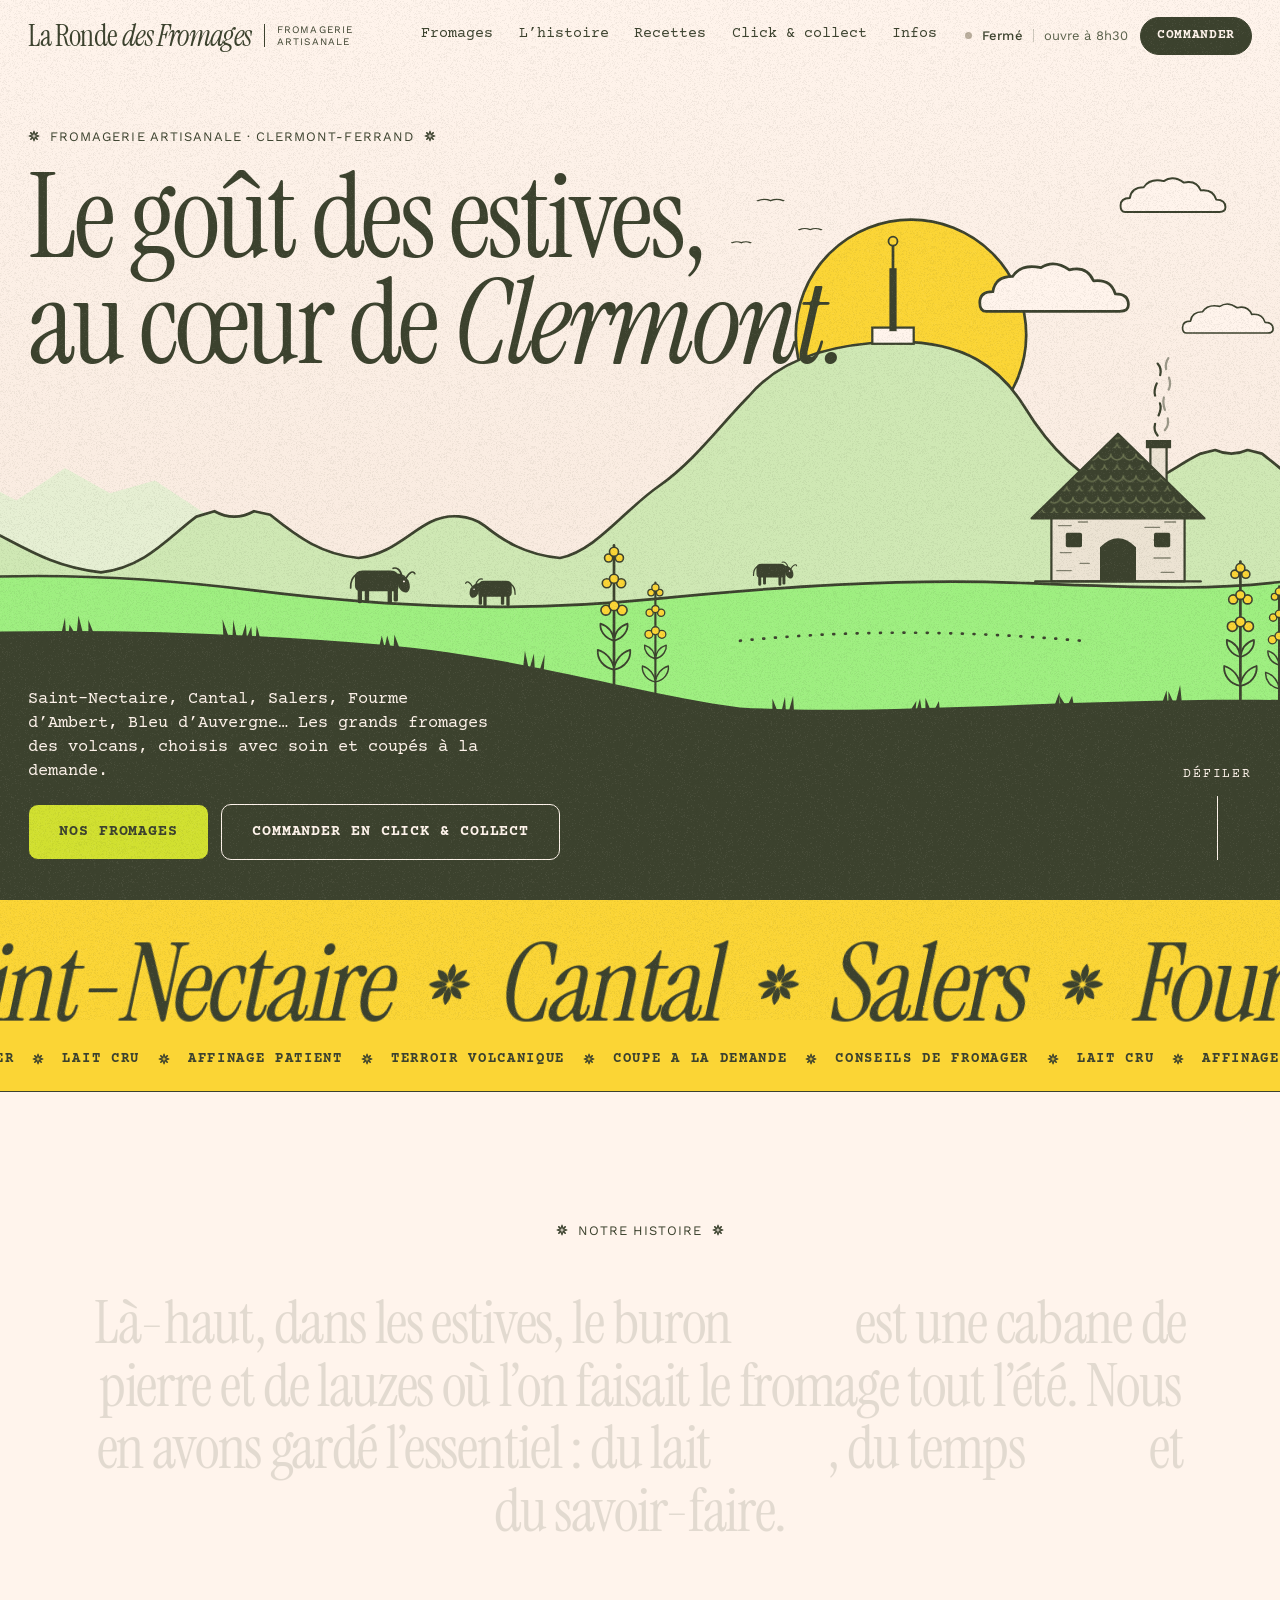
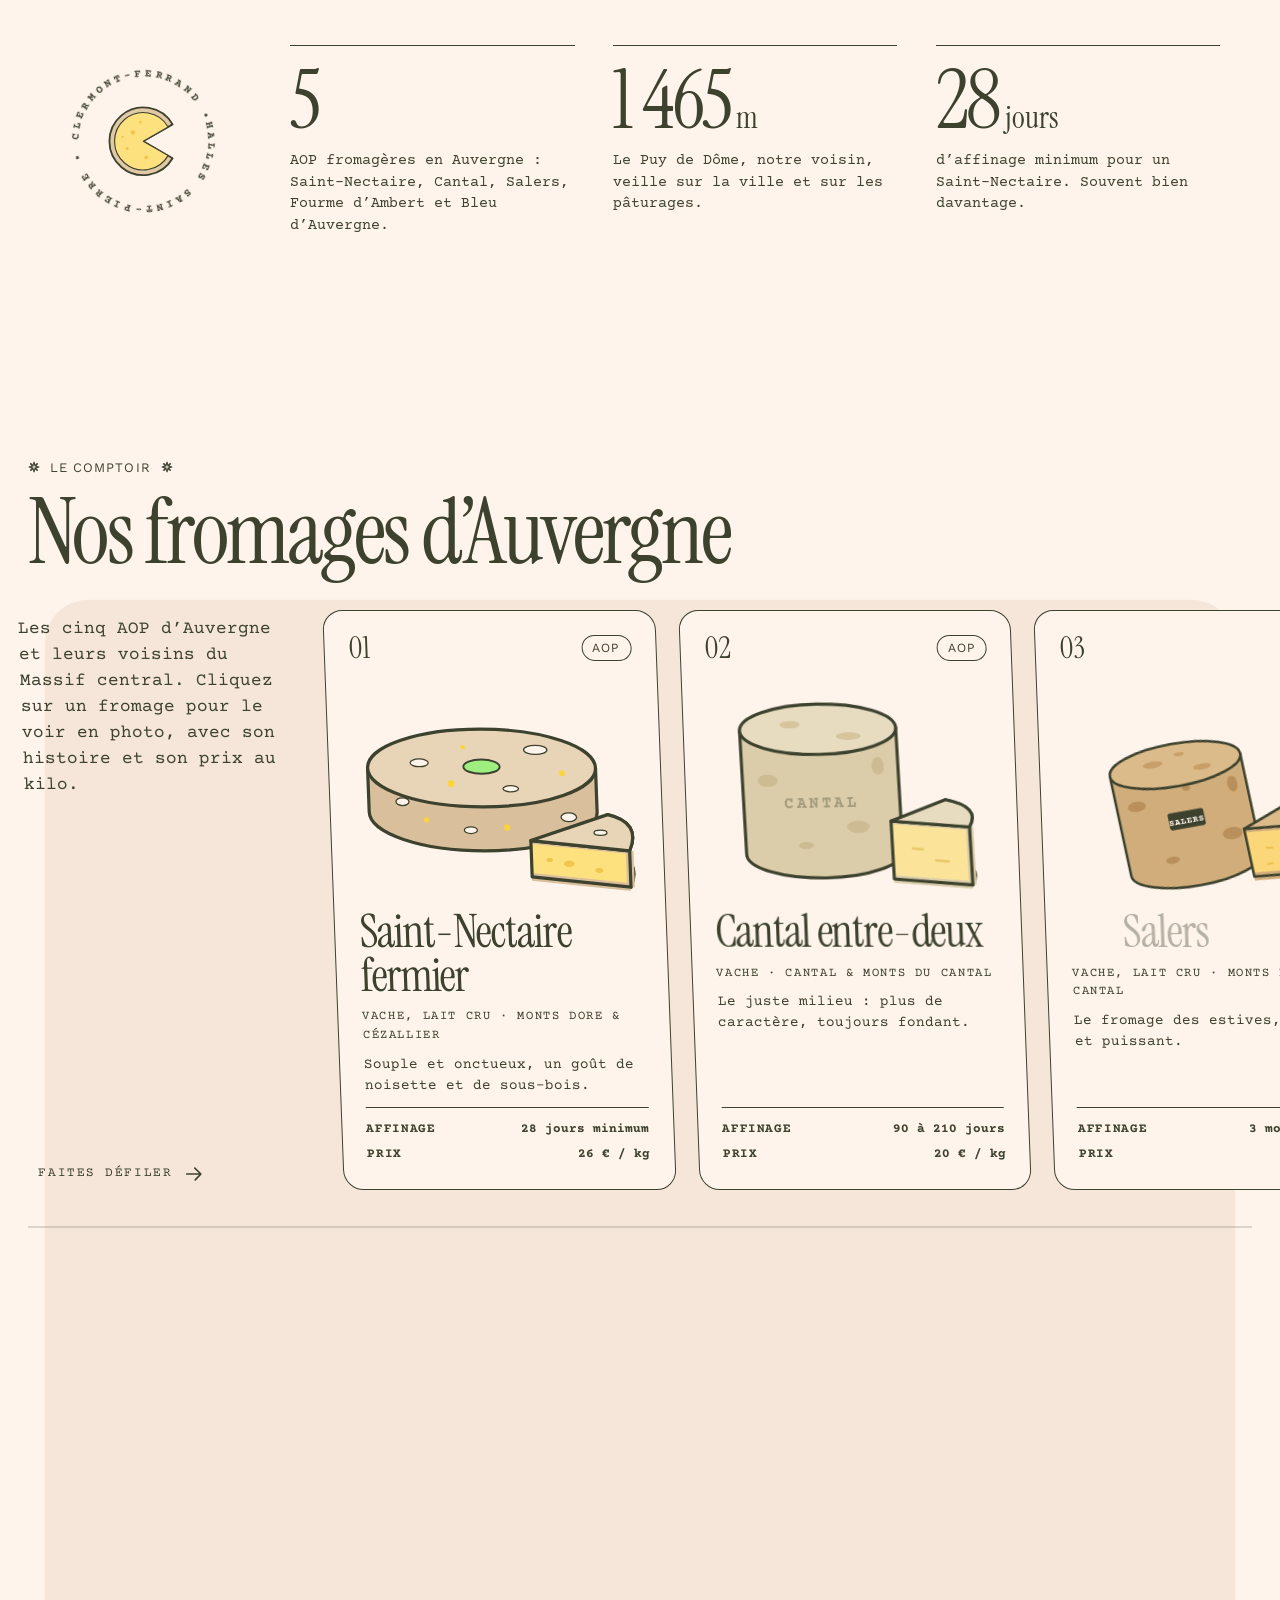
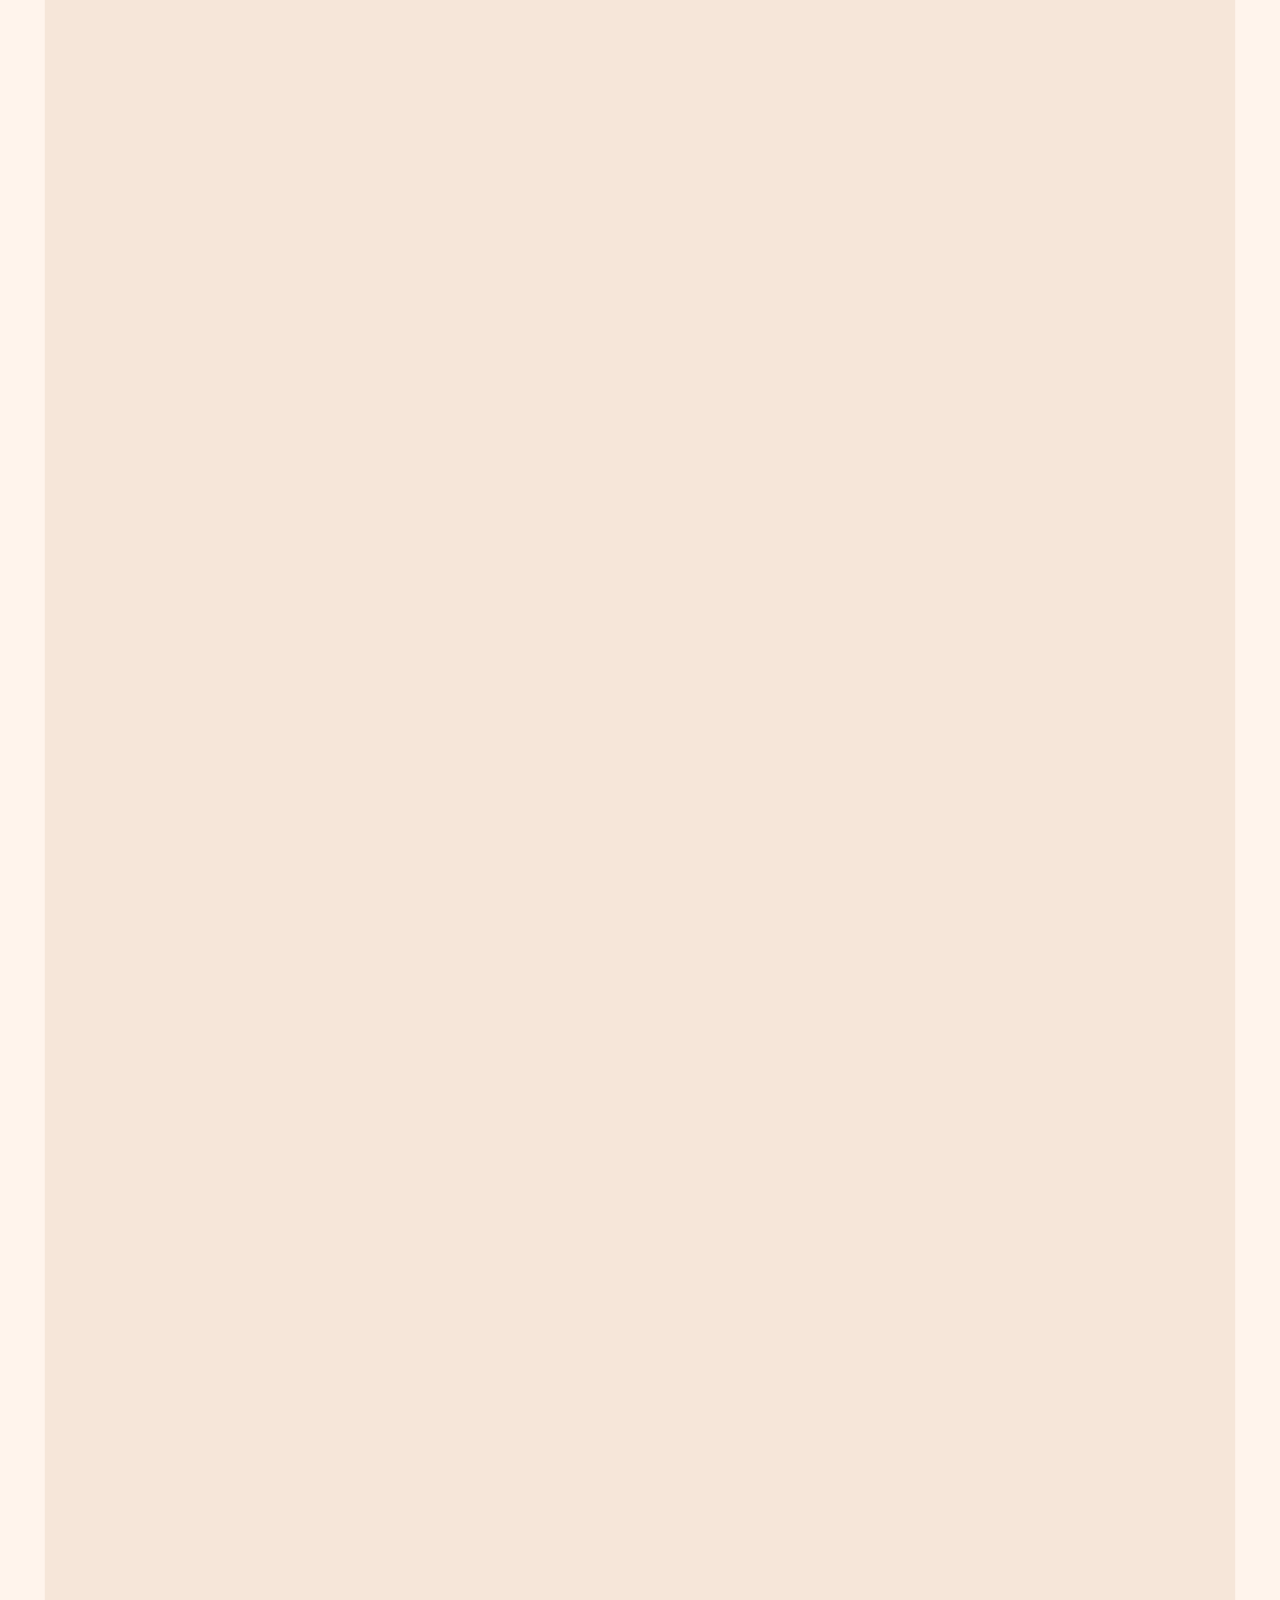
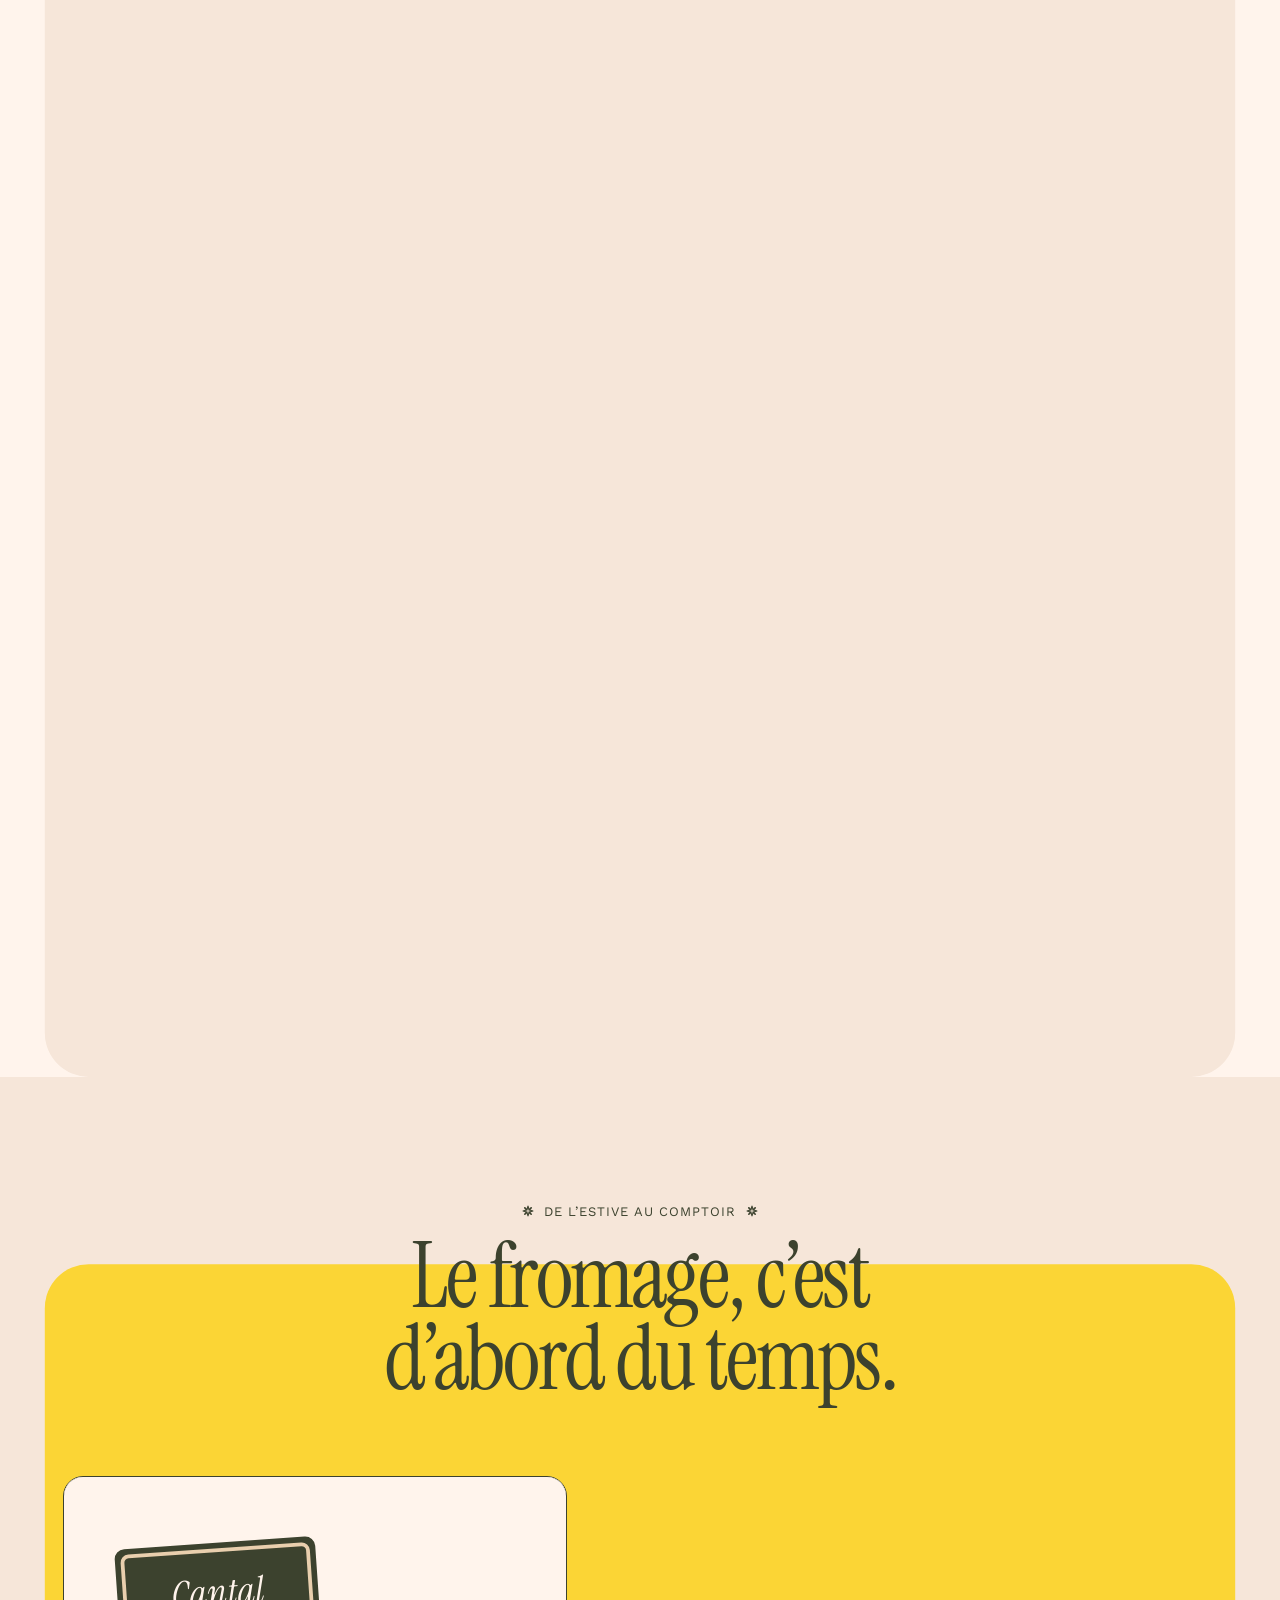
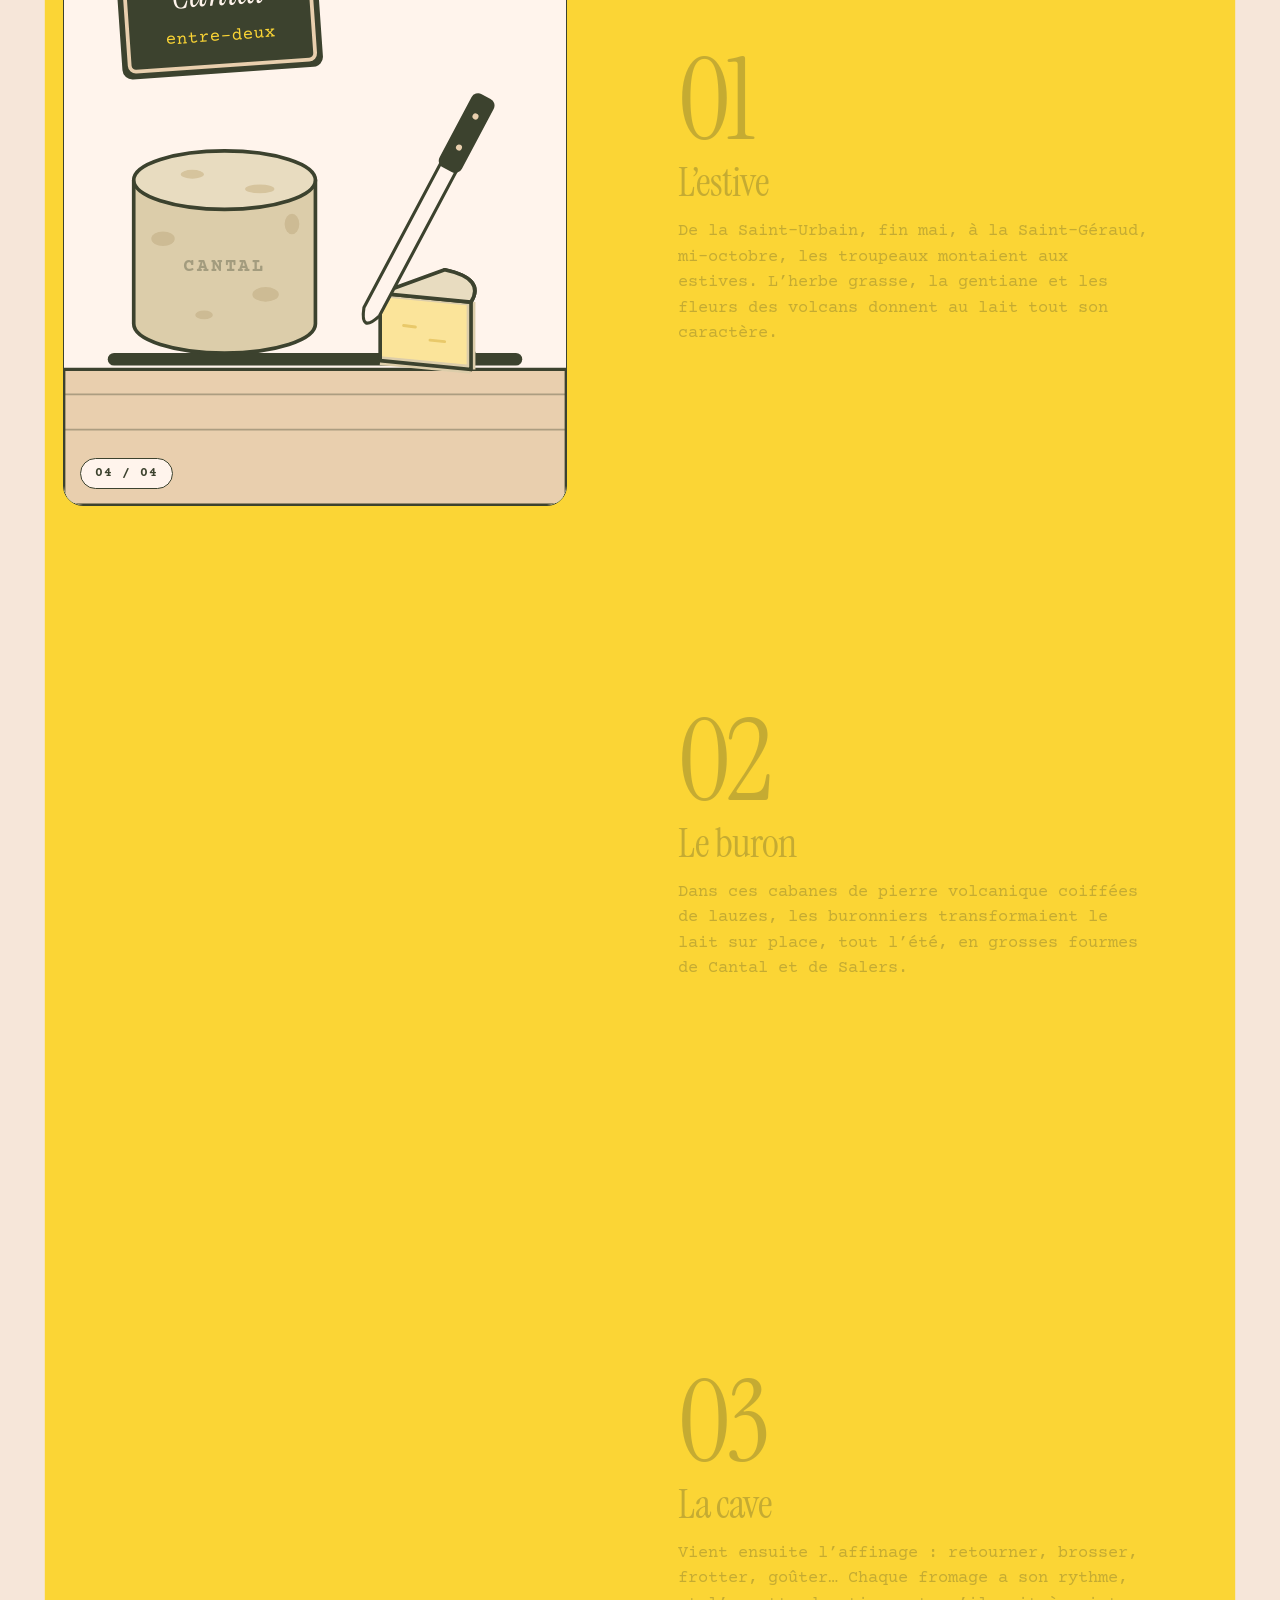
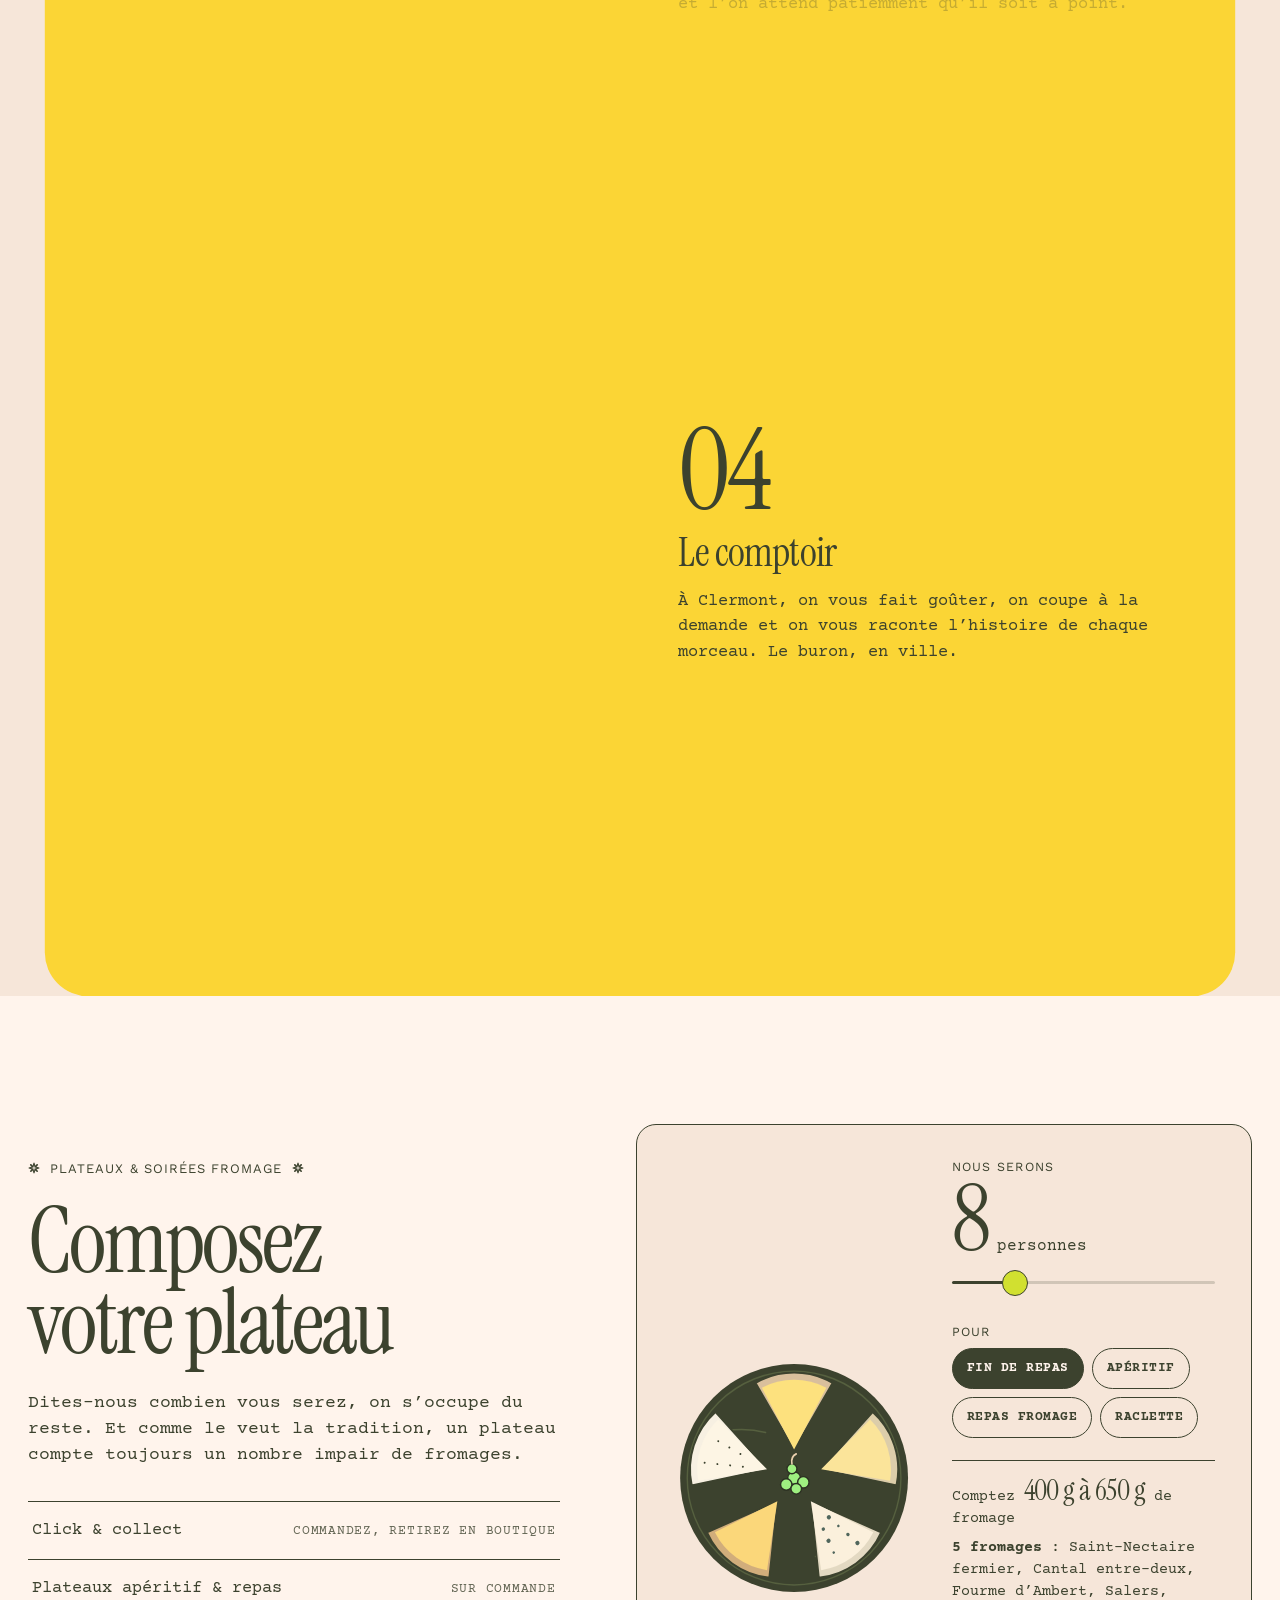
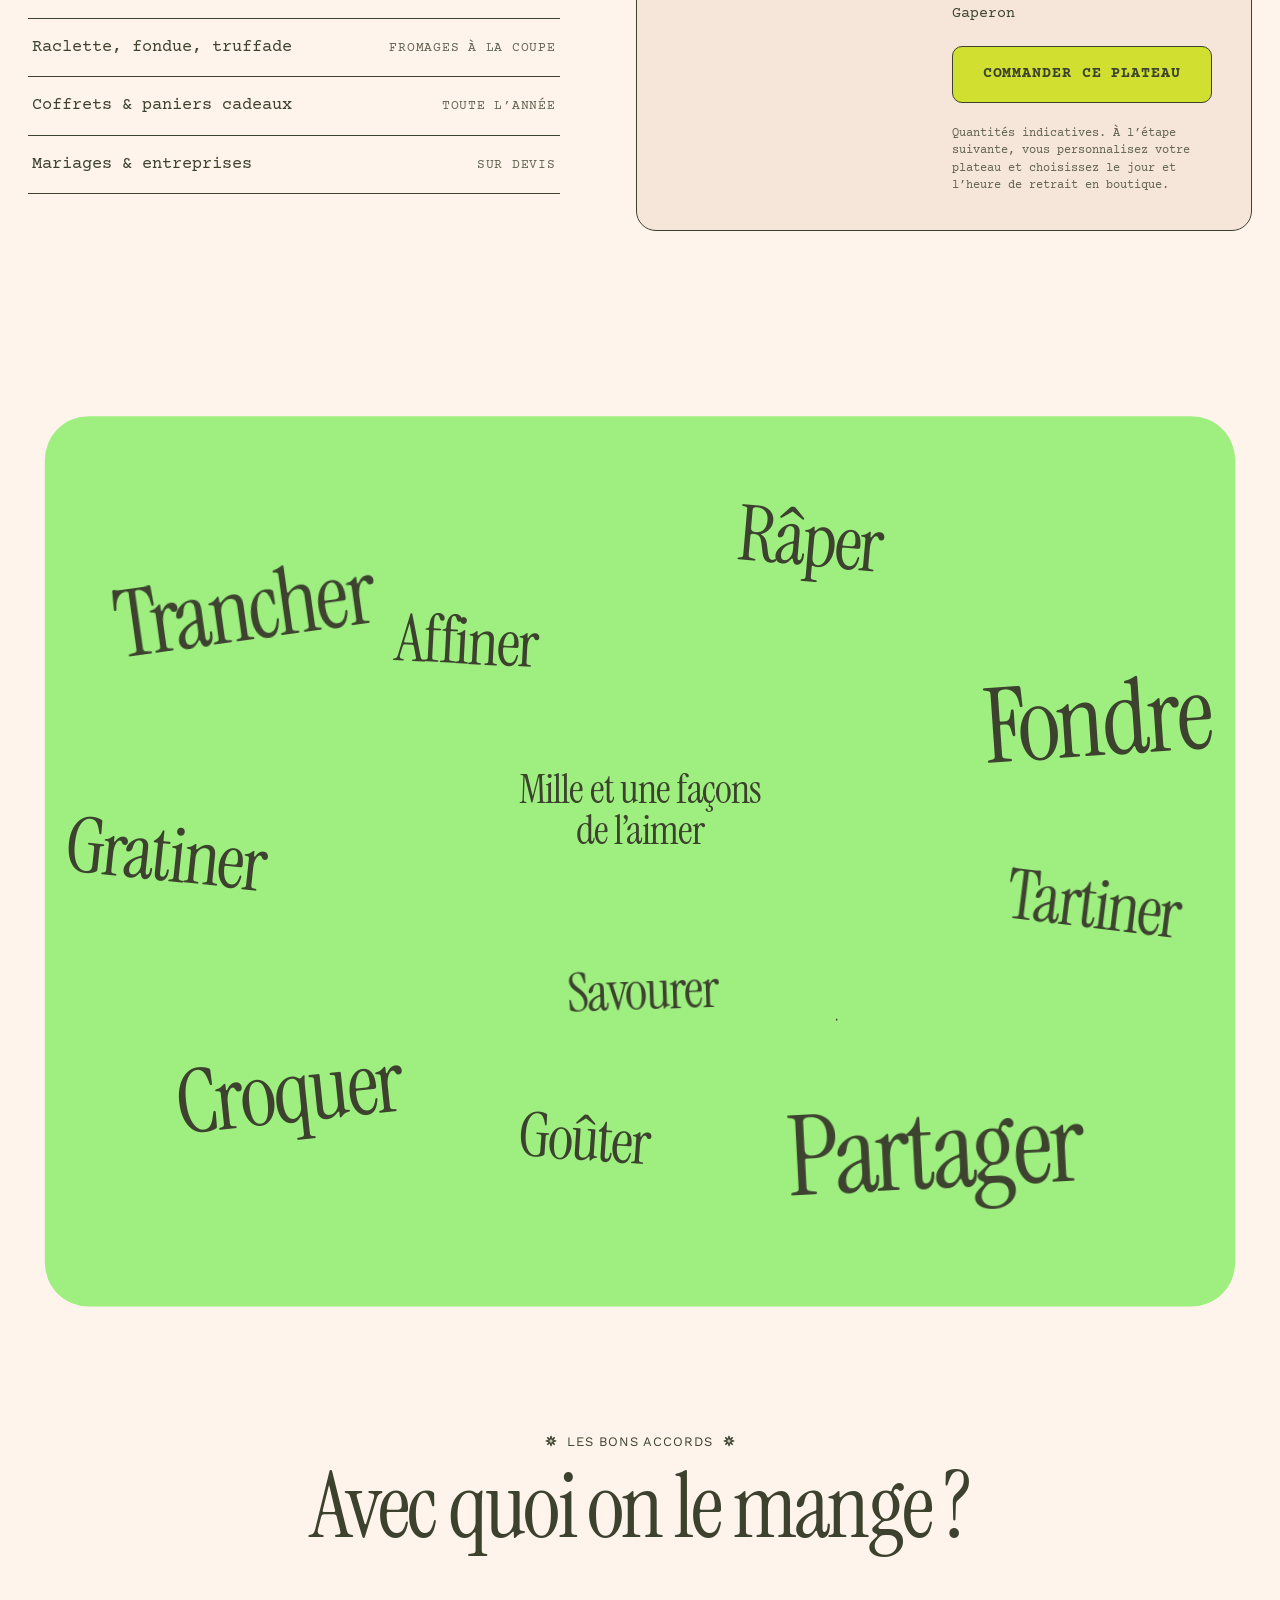
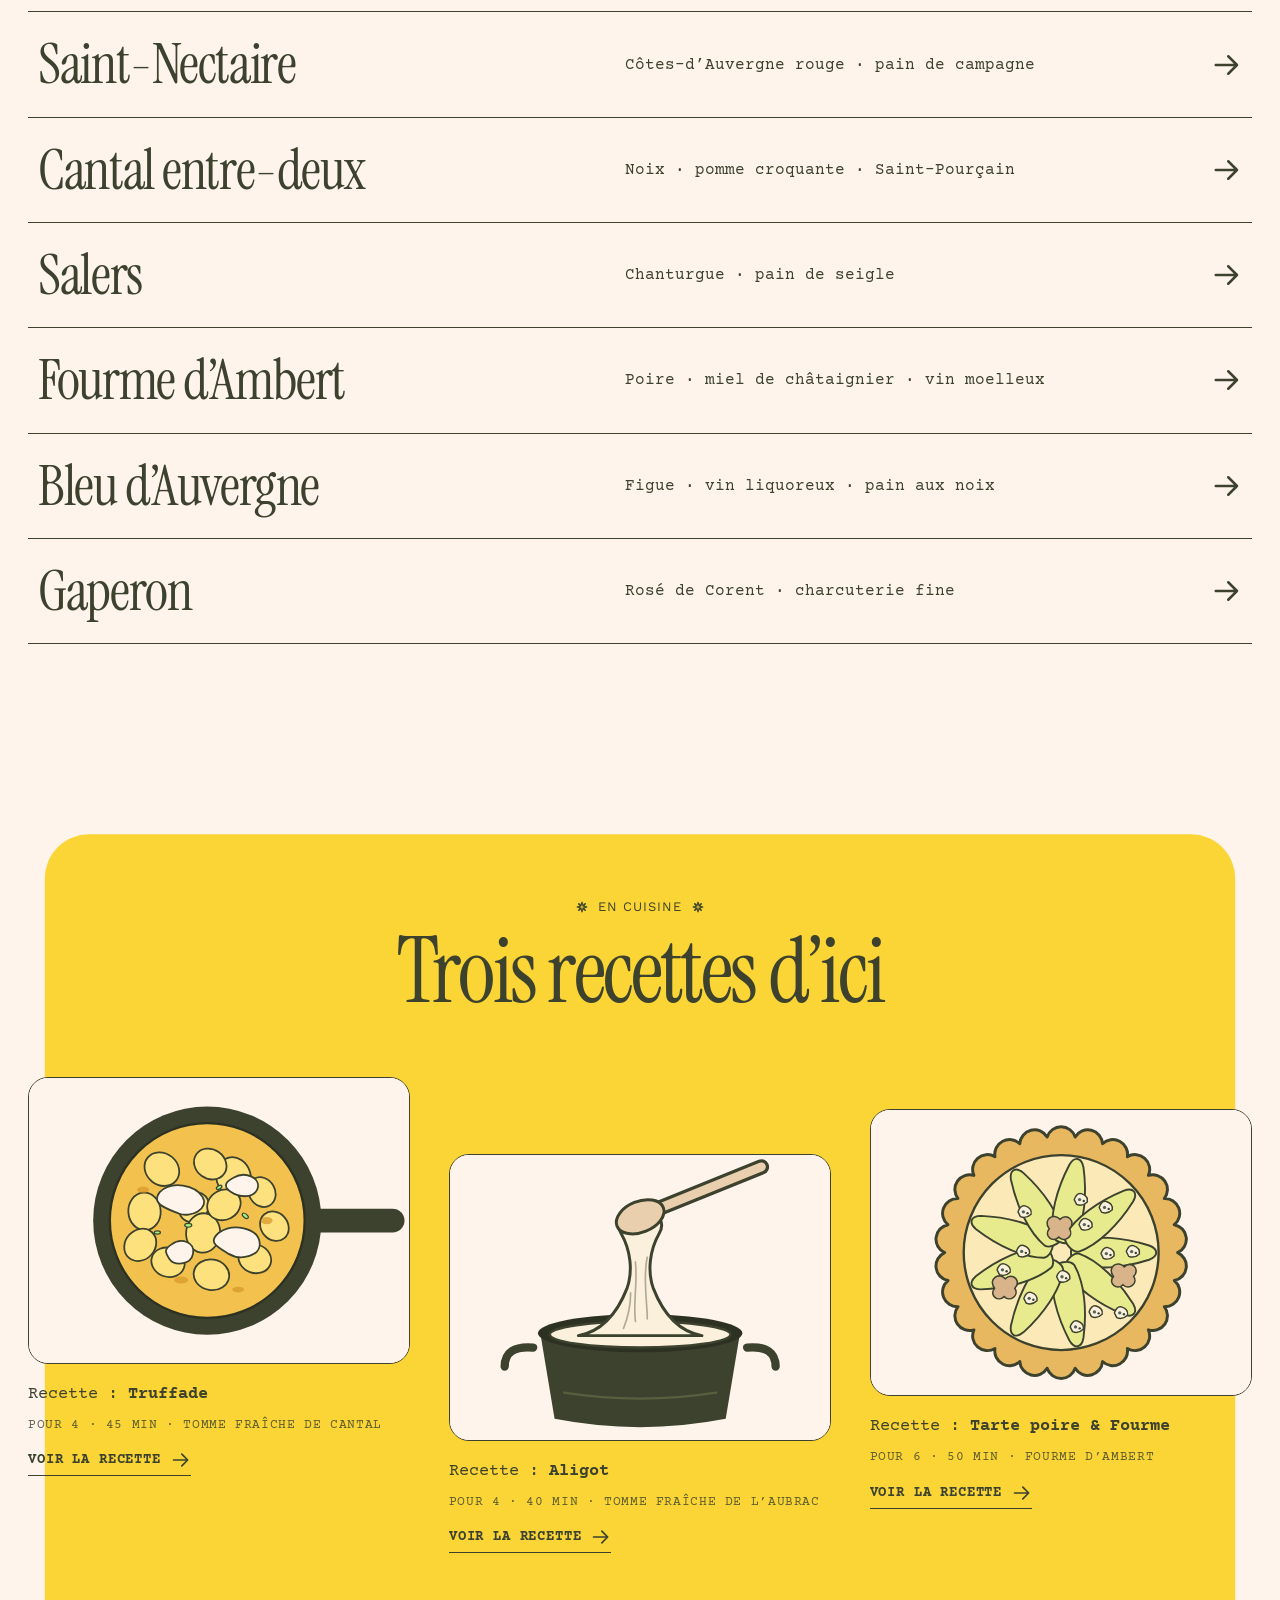
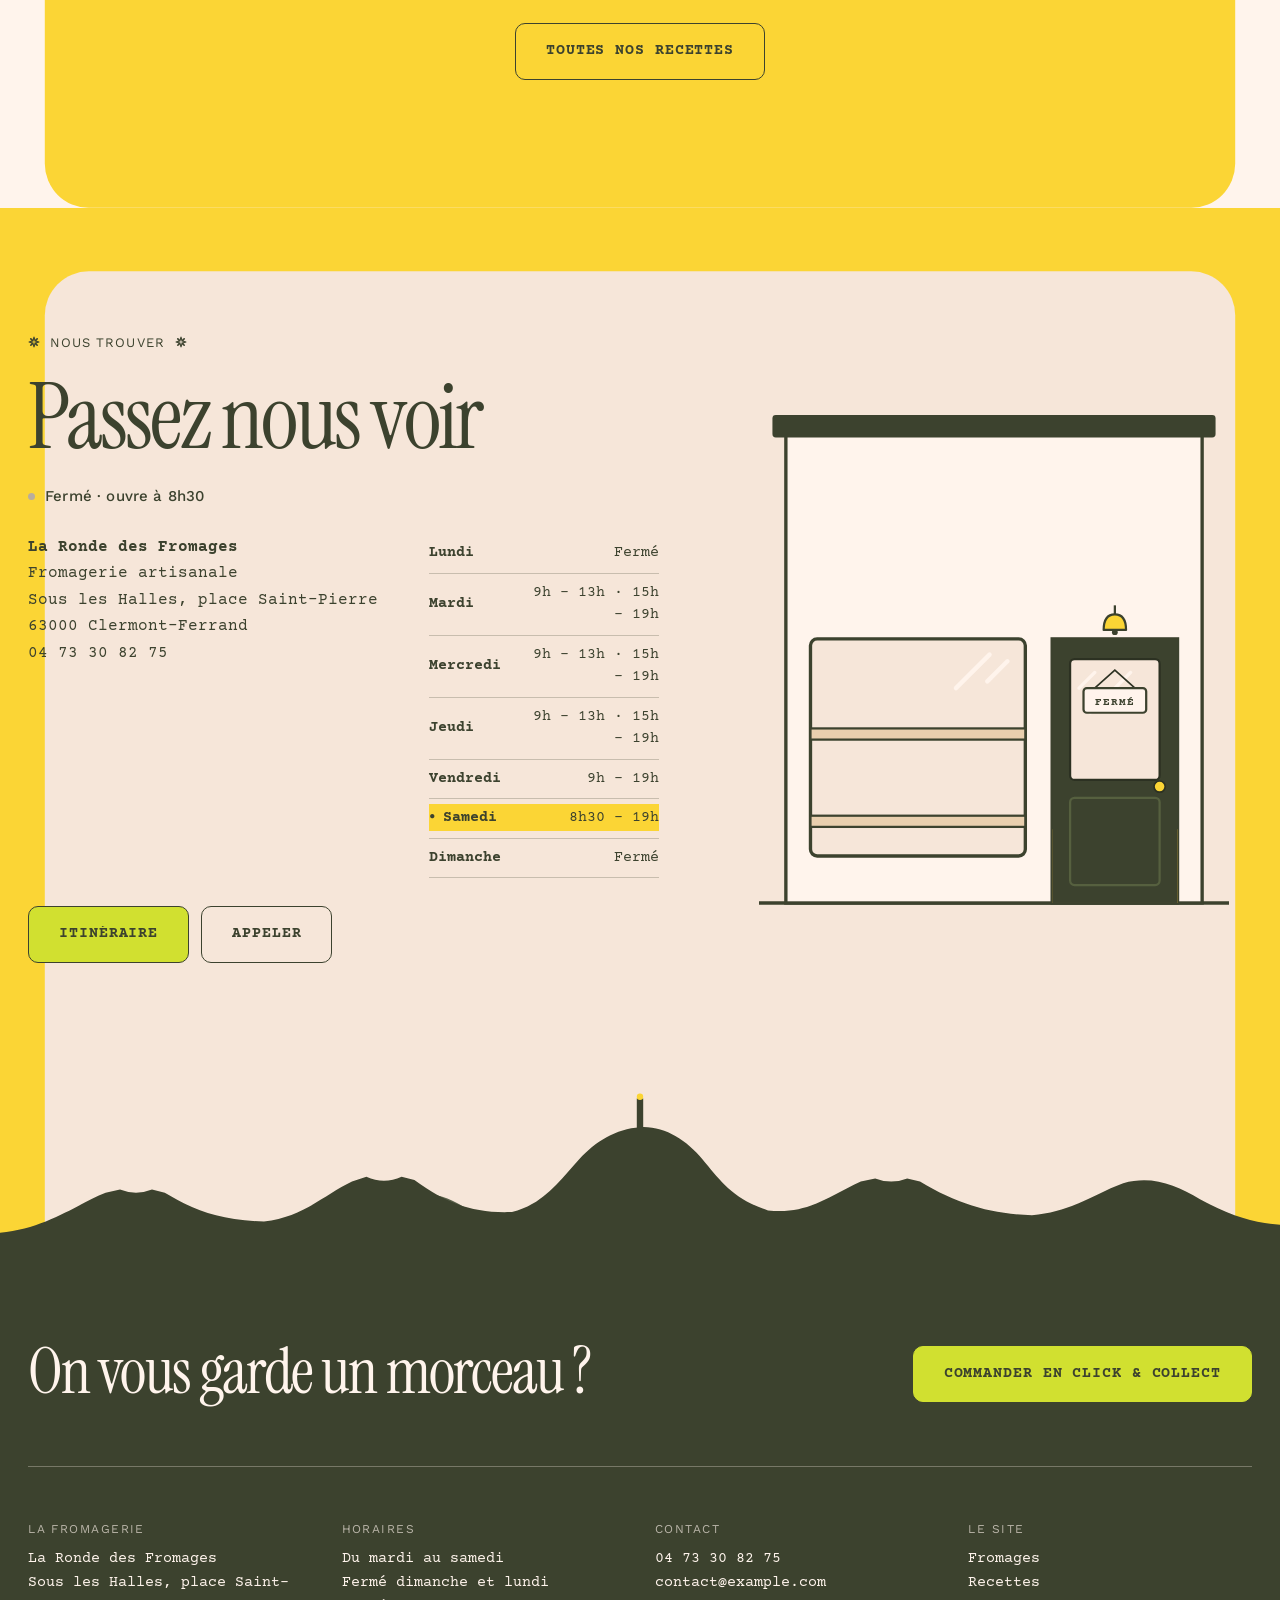
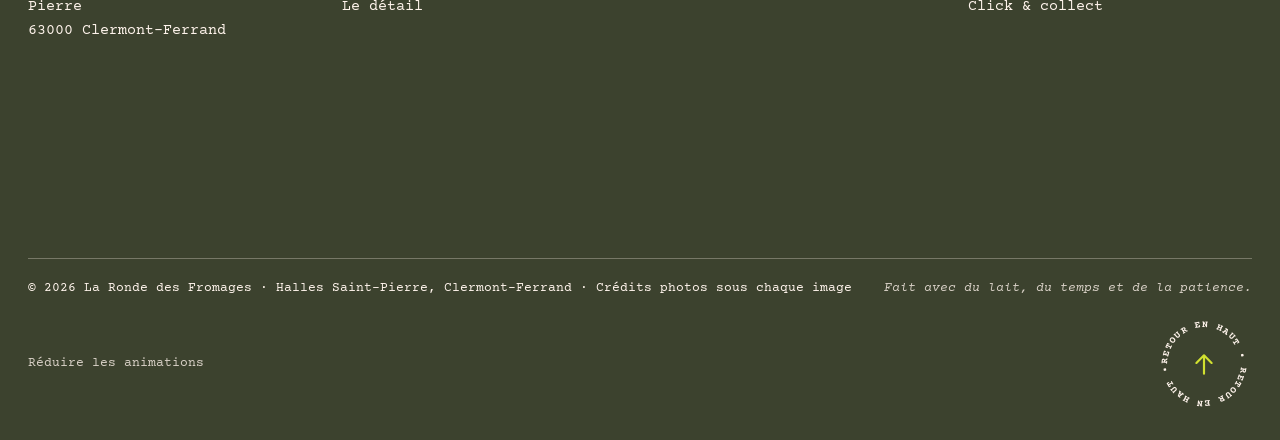
<file: index.html>
<!DOCTYPE html>
<html lang="fr" class="no-js">
<head>
  <meta charset="utf-8">
  <meta name="viewport" content="width=device-width, initial-scale=1">
  <title>La Ronde des Fromages — Fromagerie à Clermont-Ferrand</title>
  <meta name="description" content="La Ronde des Fromages, fromagerie artisanale sous les Halles Saint-Pierre à Clermont-Ferrand : Saint-Nectaire, Cantal, Salers, Fourme d’Ambert, Bleu d’Auvergne, plateaux et click &amp; collect, recettes et conseils de fromager.">
  <meta name="theme-color" content="#fff4ec">

  <!-- Partage sur les réseaux — ✏️ À PERSONNALISER : remplacez l’URL de l’image par l’adresse complète une fois le site en ligne -->
  <meta property="og:type" content="website">
  <meta property="og:locale" content="fr_FR">
  <meta property="og:site_name" content="La Ronde des Fromages">
  <meta property="og:title" content="La Ronde des Fromages — Fromagerie à Clermont-Ferrand">
  <meta property="og:description" content="Les grands fromages d’Auvergne, choisis avec soin et coupés à la demande, sous les Halles Saint-Pierre à Clermont-Ferrand.">
  <meta property="og:image" content="assets/img/og-image.jpg">
  <meta name="twitter:card" content="summary_large_image">

  <link rel="icon" href="assets/img/favicon.svg" type="image/svg+xml">
  <link rel="apple-touch-icon" href="assets/img/apple-touch-icon.png">
  <link rel="preload" href="assets/fonts/instrument-serif-400-latin.woff2" as="font" type="font/woff2" crossorigin>
  <link rel="preload" href="assets/fonts/courier-prime-400-latin.woff2" as="font" type="font/woff2" crossorigin>
  <link rel="stylesheet" href="assets/css/style.css">

  <script>document.documentElement.classList.replace('no-js', 'js');try{if(localStorage.getItem('lb-motion')==='reduced')document.documentElement.dataset.motion='reduced'}catch(e){}try{if(sessionStorage.getItem('lb-curtain'))document.documentElement.classList.add('is-arriving')}catch(e){}</script>
  <script src="assets/vendor/gsap.min.js" defer></script>
  <script src="assets/vendor/ScrollTrigger.min.js" defer></script>
  <script src="assets/vendor/SplitText.min.js" defer></script>
  <script src="assets/vendor/lenis.min.js" defer></script>
  <script src="assets/js/data.js" defer></script>
  <script src="assets/js/app.js" defer></script>
  <script src="assets/js/main.js" defer></script>

  <script type="application/ld+json">
  {
    "@context": "https://schema.org",
    "@type": "Store",
    "name": "La Ronde des Fromages",
    "description": "Fromagerie artisanale : fromages d’Auvergne, plateaux et click & collect, conseils de fromager.",
    "telephone": "+33 4 73 30 82 75",
    "address": {
      "@type": "PostalAddress",
      "streetAddress": "Place Saint-Pierre, sous les Halles",
      "addressLocality": "Clermont-Ferrand",
      "postalCode": "63000",
      "addressCountry": "FR"
    },
    "openingHours": ["Tu-Th 09:00-13:00", "Tu-Th 15:00-19:00", "Fr 09:00-19:00", "Sa 08:30-19:00"]
  }
  </script>
</head>
<body class="page-home">
  <a class="skip-link" href="#contenu">Aller au contenu</a>

  <!-- ============ Bibliothèque d’illustrations (réutilisées avec <use>) ============ -->
  <svg class="sprite" width="0" height="0" aria-hidden="true" focusable="false">
    <defs>
      <linearGradient id="sky-grad" x1="0" y1="0" x2="0" y2="1">
        <stop offset="0" stop-color="#fff4ec"/>
        <stop offset="1" stop-color="#f6e6d9"/>
      </linearGradient>
      <pattern id="lauze" width="14" height="24" patternUnits="userSpaceOnUse">
        <rect width="14" height="24" fill="#3c422e"/>
        <path d="M0,6 a7,7 0 0,0 14,0 M-7,18 a7,7 0 0,0 14,0 M7,18 a7,7 0 0,0 14,0" fill="none" stroke="#69714f" stroke-width="1.6"/>
      </pattern>

      <!-- Astérisque fleuri -->
      <symbol id="ast" viewBox="-11 -11 22 22">
        <g fill="currentColor">
          <path id="ast-petal" d="M0,-1.2 C2.5,-4 2.5,-7.6 0,-10.6 C-2.5,-7.6 -2.5,-4 0,-1.2 Z"/>
          <use href="#ast-petal" transform="rotate(45)"/>
          <use href="#ast-petal" transform="rotate(90)"/>
          <use href="#ast-petal" transform="rotate(135)"/>
          <use href="#ast-petal" transform="rotate(180)"/>
          <use href="#ast-petal" transform="rotate(225)"/>
          <use href="#ast-petal" transform="rotate(270)"/>
          <use href="#ast-petal" transform="rotate(315)"/>
        </g>
      </symbol>
      <symbol id="arrow" viewBox="0 0 24 24">
        <path d="M3,12 H20 M13,5 L20,12 L13,19" fill="none" stroke="currentColor" stroke-width="2" stroke-linecap="round" stroke-linejoin="round"/>
      </symbol>

      <!-- Meule entamée vue de dessus + sa part -->
      <symbol id="wheel-top" viewBox="-52 -52 104 104">
        <path d="M0,0 L39.84,23 A46,46 0 1,1 39.84,-23 Z" fill="#e2c9a6" stroke="#3c422e" stroke-width="2.5" stroke-linejoin="round"/>
        <path d="M0,0 L33.77,19.5 A39,39 0 1,1 33.77,-19.5 Z" fill="#fde17e" stroke="#3c422e" stroke-width="1.5" stroke-linejoin="round"/>
        <g fill="#f1c64a"><circle cx="-14" cy="-12" r="3"/><circle cx="-22" cy="10" r="2.2"/><circle cx="4" cy="22" r="2.6"/><circle cx="-4" cy="-26" r="1.8"/><circle cx="-28" cy="-6" r="1.6"/></g>
      </symbol>
      <symbol id="wedge-top" viewBox="-52 -52 104 104">
        <path d="M0,0 L39.84,-23 A46,46 0 0,1 39.84,23 Z" fill="#e2c9a6" stroke="#3c422e" stroke-width="2.5" stroke-linejoin="round"/>
        <path d="M0,0 L33.77,-19.5 A39,39 0 0,1 33.77,19.5 Z" fill="#fde17e" stroke="#3c422e" stroke-width="1.5" stroke-linejoin="round"/>
        <circle cx="22" cy="4" r="2.2" fill="#f1c64a"/>
      </symbol>

      <!-- Saint-Nectaire -->
      <symbol id="sn-wheel" viewBox="0 0 240 180">
        <path d="M22,78 L22,112 A88,30 0 0,0 198,112 L198,78 Z" fill="#d9bf9c" stroke="#3c422e" stroke-width="2.5" stroke-linejoin="round"/>
        <ellipse cx="110" cy="78" rx="88" ry="30" fill="#e8d5b7" stroke="#3c422e" stroke-width="2.5"/>
        <g fill="#fff4ec" stroke="#3c422e" stroke-width="1"><ellipse cx="62" cy="74" rx="7" ry="3"/><ellipse cx="152" cy="64" rx="9" ry="3.5"/><ellipse cx="132" cy="94" rx="6" ry="2.4"/><ellipse cx="48" cy="104" rx="5" ry="3"/><ellipse cx="176" cy="116" rx="6" ry="3.4"/><ellipse cx="100" cy="126" rx="5" ry="2.6"/></g>
        <g fill="#fbd535"><circle cx="86" cy="90" r="2.6"/><circle cx="172" cy="82" r="2.2"/><circle cx="96" cy="62" r="1.8"/><circle cx="128" cy="124" r="2.4"/><circle cx="66" cy="118" r="2"/></g>
        <ellipse cx="110" cy="77" rx="14" ry="5.5" fill="#9eef80" stroke="#3c422e" stroke-width="1.5"/>
      </symbol>
      <symbol id="sn-part" viewBox="0 0 240 180">
        <path d="M222,142 Q232,120 206,114 L206,142 Q232,148 222,170 Z" fill="#d9bf9c" stroke="#3c422e" stroke-width="2.5" stroke-linejoin="round"/>
        <path d="M146,134 L222,142 L222,170 L146,162 Z" fill="#fde17e"/>
        <path d="M146,162 L222,170 M222,142 L222,170" stroke="#d9bf9c" stroke-width="6"/>
        <path d="M146,134 L222,142" stroke="#d9bf9c" stroke-width="5"/>
        <g fill="#f1c64a"><ellipse cx="175" cy="152" rx="4" ry="2.5"/><ellipse cx="198" cy="157" rx="3" ry="2"/><ellipse cx="160" cy="149" rx="2.5" ry="1.6"/></g>
        <path d="M146,134 L222,142 L222,170 L146,162 Z" fill="none" stroke="#3c422e" stroke-width="2.5" stroke-linejoin="round"/>
        <path d="M146,134 L206,114 Q232,120 222,142 Z" fill="#e8d5b7" stroke="#3c422e" stroke-width="2.5" stroke-linejoin="round"/>
        <ellipse cx="200" cy="128" rx="5" ry="2" fill="#fff4ec" stroke="#3c422e" stroke-width="1"/>
      </symbol>

      <!-- Cantal -->
      <symbol id="ca-wheel" viewBox="0 0 240 180">
        <path d="M34,44 L34,142 A62,20 0 0,0 158,142 L158,44 Z" fill="#dccdaa" stroke="#3c422e" stroke-width="2.5" stroke-linejoin="round"/>
        <g fill="#cdbb94"><ellipse cx="54" cy="84" rx="8" ry="5"/><ellipse cx="124" cy="122" rx="9" ry="5"/><ellipse cx="82" cy="136" rx="6" ry="3"/><ellipse cx="142" cy="74" rx="5" ry="7"/></g>
        <text x="96" y="106" text-anchor="middle" font-family="'Courier Prime', monospace" font-size="13" font-weight="700" letter-spacing="2" fill="#3c422e" opacity=".35">CANTAL</text>
        <ellipse cx="96" cy="44" rx="62" ry="20" fill="#e8dcc0" stroke="#3c422e" stroke-width="2.5"/>
        <g fill="#d6c49d"><ellipse cx="74" cy="40" rx="8" ry="3"/><ellipse cx="120" cy="50" rx="10" ry="3"/></g>
      </symbol>
      <symbol id="ca-part" viewBox="0 0 240 180">
        <path d="M212,124 Q222,108 194,102 L194,148 Q222,154 212,170 Z" fill="#dccdaa" stroke="#3c422e" stroke-width="2.5" stroke-linejoin="round"/>
        <path d="M150,118 L212,124 L212,170 L150,164 Z" fill="#fbe49a"/>
        <path d="M150,164 L212,170 M212,124 L212,170" stroke="#dccdaa" stroke-width="6"/>
        <path d="M150,118 L212,124" stroke="#dccdaa" stroke-width="5"/>
        <path d="M166,140 l8,1 M184,150 l10,1" stroke="#e9c96a" stroke-width="2" stroke-linecap="round"/>
        <path d="M150,118 L212,124 L212,170 L150,164 Z" fill="none" stroke="#3c422e" stroke-width="2.5" stroke-linejoin="round"/>
        <path d="M150,118 L194,102 Q222,108 212,124 Z" fill="#e8dcc0" stroke="#3c422e" stroke-width="2.5" stroke-linejoin="round"/>
      </symbol>

      <!-- Salers -->
      <symbol id="sa-wheel" viewBox="0 0 240 180">
        <path d="M32,42 L32,142 A66,21 0 0,0 164,142 L164,42 Z" fill="#d1ad7b" stroke="#3c422e" stroke-width="2.5" stroke-linejoin="round"/>
        <g fill="#b9905c"><ellipse cx="52" cy="76" rx="9" ry="5"/><ellipse cx="140" cy="118" rx="10" ry="6"/><ellipse cx="76" cy="134" rx="7" ry="3.5"/><ellipse cx="150" cy="70" rx="5" ry="8"/><ellipse cx="104" cy="66" rx="4" ry="3"/></g>
        <rect x="80" y="88" width="36" height="17" rx="2" fill="#3c422e"/>
        <text x="98" y="100" text-anchor="middle" font-family="'Courier Prime', monospace" font-size="8.5" font-weight="700" letter-spacing="1" fill="#fff4ec">SALERS</text>
        <ellipse cx="98" cy="42" rx="66" ry="21" fill="#dcbb8a" stroke="#3c422e" stroke-width="2.5"/>
        <g fill="#c89f69"><ellipse cx="76" cy="38" rx="10" ry="3.4"/><ellipse cx="124" cy="48" rx="9" ry="3"/><ellipse cx="104" cy="32" rx="5" ry="2"/></g>
      </symbol>
      <symbol id="sa-part" viewBox="0 0 240 180">
        <path d="M214,122 Q224,106 196,100 L196,148 Q224,154 214,170 Z" fill="#d1ad7b" stroke="#3c422e" stroke-width="2.5" stroke-linejoin="round"/>
        <path d="M152,116 L214,122 L214,170 L152,164 Z" fill="#fbd77a"/>
        <path d="M152,164 L214,170 M214,122 L214,170" stroke="#d1ad7b" stroke-width="8"/>
        <path d="M152,116 L214,122" stroke="#d1ad7b" stroke-width="7"/>
        <path d="M170,138 l6,1 M188,150 l9,1 M168,154 l5,0" stroke="#efbf4f" stroke-width="2" stroke-linecap="round"/>
        <path d="M152,116 L214,122 L214,170 L152,164 Z" fill="none" stroke="#3c422e" stroke-width="2.5" stroke-linejoin="round"/>
        <path d="M152,116 L196,100 Q224,106 214,122 Z" fill="#dcbb8a" stroke="#3c422e" stroke-width="2.5" stroke-linejoin="round"/>
      </symbol>

      <!-- Fourme d’Ambert -->
      <symbol id="fa-wheel" viewBox="0 0 240 180">
        <path d="M50,32 L50,150 A38,12.5 0 0,0 126,150 L126,32 Z" fill="#ebe3d1" stroke="#3c422e" stroke-width="2.5" stroke-linejoin="round"/>
        <g fill="#fbd535"><circle cx="64" cy="62" r="3"/><circle cx="104" cy="96" r="2.4"/><circle cx="80" cy="134" r="3.2"/><circle cx="116" cy="58" r="2"/></g>
        <g fill="#e9b98d"><circle cx="92" cy="76" r="3.6"/><circle cx="62" cy="108" r="2.6"/><circle cx="112" cy="128" r="2.8"/></g>
        <g fill="#3c422e" opacity=".55"><circle cx="74" cy="90" r="1.2"/><circle cx="98" cy="118" r="1.2"/><circle cx="58" cy="140" r="1"/><circle cx="118" cy="84" r="1"/></g>
        <ellipse cx="88" cy="32" rx="38" ry="12.5" fill="#f2ecdf" stroke="#3c422e" stroke-width="2.5"/>
      </symbol>
      <symbol id="fa-part" viewBox="0 0 240 180">
        <path d="M136,146 L136,158 A42,14 0 0,0 220,158 L220,146 Z" fill="#ebe3d1" stroke="#3c422e" stroke-width="2.5" stroke-linejoin="round"/>
        <ellipse cx="178" cy="146" rx="42" ry="14" fill="#e3d9c2" stroke="#3c422e" stroke-width="2.5"/>
        <ellipse cx="178" cy="146" rx="37" ry="11.5" fill="#fbf0dc"/>
        <g fill="#50665c"><path d="M158,143 q4,-3 7,0 q-2,4 -7,0 Z"/><path d="M184,140 q5,-2 7,2 q-4,3 -7,-2 Z"/><path d="M196,150 q4,-2 6,1 q-3,3 -6,-1 Z"/><path d="M170,151 q3,-2 5,1 q-2,2 -5,-1 Z"/></g>
        <g fill="#7f9a8c"><circle cx="166" cy="146" r="2"/><circle cx="190" cy="146" r="1.8"/><circle cx="178" cy="139" r="1.6"/><circle cx="204" cy="144" r="1.5"/><circle cx="150" cy="148" r="1.4"/><circle cx="180" cy="154" r="1.6"/></g>
      </symbol>

      <!-- Bleu d’Auvergne -->
      <symbol id="ba-wheel" viewBox="0 0 240 180">
        <path d="M30,72 L30,118 A74,24 0 0,0 178,118 L178,72 Z" fill="#efe6d2" stroke="#3c422e" stroke-width="2.5" stroke-linejoin="round"/>
        <g fill="#7f9a8c"><circle cx="50" cy="96" r="2.6"/><circle cx="96" cy="120" r="2"/><circle cx="146" cy="112" r="2.8"/><circle cx="164" cy="96" r="1.8"/></g>
        <ellipse cx="104" cy="72" rx="74" ry="24" fill="#f6efdf" stroke="#3c422e" stroke-width="2.5"/>
        <g fill="#7f9a8c"><circle cx="70" cy="68" r="3"/><circle cx="118" cy="62" r="2.4"/><circle cx="136" cy="80" r="3.2"/><circle cx="88" cy="84" r="2"/><circle cx="150" cy="66" r="1.8"/></g>
        <g fill="#50665c"><circle cx="102" cy="72" r="1.6"/><circle cx="62" cy="78" r="1.4"/><circle cx="128" cy="70" r="1.4"/></g>
      </symbol>
      <symbol id="ba-part" viewBox="0 0 240 180">
        <path d="M220,136 Q230,118 204,110 L204,144 Q230,152 220,170 Z" fill="#efe6d2" stroke="#3c422e" stroke-width="2.5" stroke-linejoin="round"/>
        <path d="M144,128 L220,136 L220,170 L144,162 Z" fill="#fbf0dc"/>
        <g fill="#50665c"><path d="M156,140 q5,-3 8,1 q-4,4 -8,-1 Z"/><path d="M178,146 q6,-2 8,3 q-5,3 -8,-3 Z"/><path d="M200,142 q4,-3 7,1 q-3,3 -7,-1 Z"/><path d="M166,154 q4,-2 6,2 q-3,2 -6,-2 Z"/><path d="M196,158 q5,-2 7,2 q-4,2 -7,-2 Z"/></g>
        <g fill="#7f9a8c"><circle cx="170" cy="140" r="2"/><circle cx="190" cy="152" r="2.2"/><circle cx="208" cy="152" r="1.6"/><circle cx="154" cy="152" r="1.6"/><circle cx="182" cy="160" r="1.4"/></g>
        <path d="M144,162 L220,170 M220,136 L220,170" stroke="#efe6d2" stroke-width="4"/>
        <path d="M144,128 L220,136 L220,170 L144,162 Z" fill="none" stroke="#3c422e" stroke-width="2.5" stroke-linejoin="round"/>
        <path d="M144,128 L204,110 Q230,118 220,136 Z" fill="#f6efdf" stroke="#3c422e" stroke-width="2.5" stroke-linejoin="round"/>
        <circle cx="196" cy="122" r="2.4" fill="#7f9a8c"/>
      </symbol>

      <!-- Gaperon -->
      <symbol id="ga-wheel" viewBox="0 0 240 180">
        <path d="M36,150 C36,84 66,42 102,42 C138,42 168,84 168,150 C146,160 58,160 36,150 Z" fill="#f7f0e2" stroke="#3c422e" stroke-width="2.5" stroke-linejoin="round"/>
        <g fill="#3c422e"><circle cx="70" cy="100" r="1.4"/><circle cx="84" cy="74" r="1.2"/><circle cx="124" cy="68" r="1.3"/><circle cx="142" cy="98" r="1.4"/><circle cx="74" cy="132" r="1.3"/><circle cx="150" cy="130" r="1.2"/><circle cx="58" cy="122" r="1"/><circle cx="130" cy="140" r="1.4"/><circle cx="62" cy="88" r="1"/><circle cx="146" cy="114" r="1"/></g>
        <path d="M102,42 C90,72 86,112 90,156 M102,42 C114,72 118,112 114,156" fill="none" stroke="#3c422e" stroke-width="7" stroke-linecap="round"/>
        <path d="M102,42 C90,72 86,112 90,156 M102,42 C114,72 118,112 114,156" fill="none" stroke="#fbd535" stroke-width="3.6" stroke-linecap="round"/>
        <path d="M102,42 C88,22 72,28 82,40 C88,47 97,46 102,42 Z M102,42 C116,22 132,28 122,40 C116,47 107,46 102,42 Z" fill="#fbd535" stroke="#3c422e" stroke-width="2" stroke-linejoin="round"/>
        <path d="M102,42 L92,60 M102,42 L112,60" stroke="#3c422e" stroke-width="2.4" stroke-linecap="round"/>
      </symbol>
      <symbol id="ga-part" viewBox="0 0 240 180">
        <path d="M148,170 L148,140 C148,124 164,112 184,112 C206,112 222,130 226,170 Z" fill="#fdf5e4"/>
        <path d="M148,140 C148,124 164,112 184,112 C206,112 222,130 226,170" fill="none" stroke="#f7f0e2" stroke-width="7"/>
        <g fill="#3c422e"><circle cx="168" cy="140" r="1.6"/><circle cx="190" cy="132" r="1.4"/><circle cx="206" cy="150" r="1.6"/><circle cx="176" cy="158" r="1.3"/><circle cx="160" cy="156" r="1.2"/><circle cx="196" cy="160" r="1.4"/></g>
        <g fill="#fff4ec" stroke="#3c422e" stroke-width="1"><ellipse cx="182" cy="146" rx="3" ry="2"/><ellipse cx="208" cy="138" rx="2.4" ry="1.6"/></g>
        <path d="M148,170 L148,140 C148,124 164,112 184,112 C206,112 222,130 226,170 Z" fill="none" stroke="#3c422e" stroke-width="2.5" stroke-linejoin="round"/>
      </symbol>


      <!-- Dessins génériques, colorés par les variables --rind, --top, --paste, --spot, --vein -->
      <symbol id="tall-wheel" viewBox="0 0 240 180">
        <path d="M34,44 L34,142 A62,20 0 0,0 158,142 L158,44 Z" style="fill:var(--rind,#dccdaa)" stroke="#3c422e" stroke-width="2.5" stroke-linejoin="round"/>
        <g style="fill:var(--spot,#cdbb94)"><ellipse cx="54" cy="84" rx="8" ry="5"/><ellipse cx="124" cy="122" rx="9" ry="5"/><ellipse cx="82" cy="136" rx="6" ry="3"/><ellipse cx="142" cy="74" rx="5" ry="7"/></g>
        <ellipse cx="96" cy="44" rx="62" ry="20" style="fill:var(--top,#e8dcc0)" stroke="#3c422e" stroke-width="2.5"/>
      </symbol>
      <symbol id="tall-part" viewBox="0 0 240 180">
        <path d="M212,124 Q222,108 194,102 L194,148 Q222,154 212,170 Z" style="fill:var(--rind,#dccdaa)" stroke="#3c422e" stroke-width="2.5" stroke-linejoin="round"/>
        <path d="M150,118 L212,124 L212,170 L150,164 Z" style="fill:var(--paste,#fbe49a)"/>
        <path d="M150,164 L212,170 M212,124 L212,170" style="stroke:var(--rind,#dccdaa)" stroke-width="6"/>
        <path d="M150,118 L212,124 L212,170 L150,164 Z" fill="none" stroke="#3c422e" stroke-width="2.5" stroke-linejoin="round"/>
        <path d="M150,118 L194,102 Q222,108 212,124 Z" style="fill:var(--top,#e8dcc0)" stroke="#3c422e" stroke-width="2.5" stroke-linejoin="round"/>
      </symbol>
      <symbol id="disc-wheel" viewBox="0 0 240 180">
        <path d="M22,78 L22,112 A88,30 0 0,0 198,112 L198,78 Z" style="fill:var(--rind,#d9bf9c)" stroke="#3c422e" stroke-width="2.5" stroke-linejoin="round"/>
        <ellipse cx="110" cy="78" rx="88" ry="30" style="fill:var(--top,#e8d5b7)" stroke="#3c422e" stroke-width="2.5"/>
        <g style="fill:var(--spot,#c9a978)"><ellipse cx="70" cy="74" rx="8" ry="3"/><ellipse cx="150" cy="66" rx="9" ry="3.5"/><ellipse cx="130" cy="94" rx="6" ry="2.4"/><ellipse cx="60" cy="112" rx="6" ry="3"/><ellipse cx="170" cy="116" rx="6" ry="3.4"/></g>
      </symbol>
      <symbol id="disc-part" viewBox="0 0 240 180">
        <path d="M222,142 Q232,120 206,114 L206,142 Q232,148 222,170 Z" style="fill:var(--rind,#d9bf9c)" stroke="#3c422e" stroke-width="2.5" stroke-linejoin="round"/>
        <path d="M146,134 L222,142 L222,170 L146,162 Z" style="fill:var(--paste,#fde17e)"/>
        <path d="M146,162 L222,170 M222,142 L222,170" style="stroke:var(--rind,#d9bf9c)" stroke-width="6"/>
        <path d="M146,134 L222,142 L222,170 L146,162 Z" fill="none" stroke="#3c422e" stroke-width="2.5" stroke-linejoin="round"/>
        <path d="M146,134 L206,114 Q232,120 222,142 Z" style="fill:var(--top,#e8d5b7)" stroke="#3c422e" stroke-width="2.5" stroke-linejoin="round"/>
      </symbol>
      <symbol id="blue-wheel" viewBox="0 0 240 180">
        <path d="M30,72 L30,118 A74,24 0 0,0 178,118 L178,72 Z" style="fill:var(--rind,#efe6d2)" stroke="#3c422e" stroke-width="2.5" stroke-linejoin="round"/>
        <ellipse cx="104" cy="72" rx="74" ry="24" style="fill:var(--top,#f6efdf)" stroke="#3c422e" stroke-width="2.5"/>
        <g style="fill:var(--vein,#50665c)" opacity=".7"><circle cx="70" cy="68" r="3"/><circle cx="118" cy="62" r="2.4"/><circle cx="136" cy="80" r="3.2"/><circle cx="88" cy="84" r="2"/><circle cx="56" cy="100" r="2.4"/><circle cx="150" cy="108" r="2.6"/></g>
      </symbol>
      <symbol id="blue-part" viewBox="0 0 240 180">
        <path d="M220,136 Q230,118 204,110 L204,144 Q230,152 220,170 Z" style="fill:var(--rind,#efe6d2)" stroke="#3c422e" stroke-width="2.5" stroke-linejoin="round"/>
        <path d="M144,128 L220,136 L220,170 L144,162 Z" style="fill:var(--paste,#fbf0dc)"/>
        <g style="fill:var(--vein,#50665c)"><path d="M156,140 q5,-3 8,1 q-4,4 -8,-1 Z"/><path d="M178,146 q6,-2 8,3 q-5,3 -8,-3 Z"/><path d="M200,142 q4,-3 7,1 q-3,3 -7,-1 Z"/><path d="M166,154 q4,-2 6,2 q-3,2 -6,-2 Z"/><path d="M196,158 q5,-2 7,2 q-4,2 -7,-2 Z"/><circle cx="186" cy="136" r="2"/><circle cx="152" cy="152" r="1.6"/></g>
        <path d="M144,128 L220,136 L220,170 L144,162 Z" fill="none" stroke="#3c422e" stroke-width="2.5" stroke-linejoin="round"/>
        <path d="M144,128 L204,110 Q230,118 220,136 Z" style="fill:var(--top,#f6efdf)" stroke="#3c422e" stroke-width="2.5" stroke-linejoin="round"/>
      </symbol>
      <symbol id="soft-wheel" viewBox="0 0 240 180">
        <path d="M14,92 L14,108 A96,30 0 0,0 206,108 L206,92 Z" style="fill:var(--rind,#f5efe2)" stroke="#3c422e" stroke-width="2.5" stroke-linejoin="round"/>
        <ellipse cx="110" cy="92" rx="96" ry="30" style="fill:var(--top,#faf6ec)" stroke="#3c422e" stroke-width="2.5"/>
        <g style="fill:var(--spot,#d9b98c)" opacity=".6"><ellipse cx="70" cy="88" rx="10" ry="3"/><ellipse cx="146" cy="80" rx="12" ry="3.5"/><ellipse cx="120" cy="104" rx="8" ry="2.4"/></g>
      </symbol>
      <symbol id="soft-part" viewBox="0 0 240 180">
        <path d="M140,140 L218,134 Q234,140 224,152 L146,158 Z" style="fill:var(--paste,#fbe6a8)" stroke="#3c422e" stroke-width="2.5" stroke-linejoin="round"/>
        <path d="M150,158 Q154,170 166,166 Q176,162 184,170 Q196,174 202,162" style="fill:var(--paste,#fbe6a8)" stroke="#3c422e" stroke-width="2" stroke-linejoin="round"/>
        <path d="M140,140 L200,124 Q236,126 218,134 Z" style="fill:var(--top,#faf6ec)" stroke="#3c422e" stroke-width="2.5" stroke-linejoin="round"/>
      </symbol>
      <symbol id="goat-wheel" viewBox="0 0 240 180">
        <g stroke="#3c422e" stroke-width="2.5" stroke-linejoin="round">
          <path d="M28,96 L28,132 A28,9 0 0,0 84,132 L84,96 Z" style="fill:var(--rind,#f6f0e4)"/><ellipse cx="56" cy="96" rx="28" ry="9" style="fill:var(--top,#fbf8f0)"/>
          <path d="M92,82 L92,128 A30,10 0 0,0 152,128 L152,82 Z" style="fill:var(--rind,#f6f0e4)"/><ellipse cx="122" cy="82" rx="30" ry="10" style="fill:var(--top,#fbf8f0)"/>
        </g>
        <g style="fill:var(--spot,#d9cdb4)"><circle cx="44" cy="112" r="2"/><circle cx="70" cy="122" r="1.8"/><circle cx="108" cy="104" r="2.2"/><circle cx="136" cy="118" r="2"/><circle cx="122" cy="82" r="2.4"/></g>
      </symbol>
      <symbol id="goat-part" viewBox="0 0 240 180">
        <g stroke="#3c422e" stroke-width="2.5" stroke-linejoin="round">
          <path d="M160,112 L160,150 A28,9 0 0,0 216,150 L216,112 Z" style="fill:var(--rind,#f6f0e4)"/>
          <ellipse cx="188" cy="112" rx="28" ry="9" style="fill:var(--paste,#fffcf4)"/>
          <ellipse cx="188" cy="112" rx="23" ry="6.5" fill="none" style="stroke:var(--spot,#d9cdb4)" stroke-width="1.5"/>
        </g>
      </symbol>
      <symbol id="fresh-wheel" viewBox="0 0 240 180">
        <path d="M30,70 L150,70 L174,56 L54,56 Z" style="fill:var(--top,#fdf8ec)" stroke="#3c422e" stroke-width="2.5" stroke-linejoin="round"/>
        <path d="M30,70 L150,70 L150,140 L30,140 Z" style="fill:var(--rind,#fbf3df)" stroke="#3c422e" stroke-width="2.5" stroke-linejoin="round"/>
        <path d="M150,70 L174,56 L174,126 L150,140 Z" style="fill:var(--spot,#e9dcc0)" stroke="#3c422e" stroke-width="2.5" stroke-linejoin="round"/>
        <path d="M40,88 q30,-6 60,0 M48,112 q30,6 70,0" fill="none" stroke="#3c422e" stroke-width="1.4" opacity=".35" stroke-linecap="round"/>
      </symbol>
      <symbol id="fresh-part" viewBox="0 0 240 180">
        <path d="M168,132 C178,118 196,118 204,128 C214,140 206,156 192,158 C176,160 160,148 168,132 Z" style="fill:var(--paste,#fdf8ec)" stroke="#3c422e" stroke-width="2.5"/>
        <path d="M200,130 C214,112 222,96 214,80" fill="none" stroke="#3c422e" stroke-width="2.5" stroke-linecap="round"/>
        <path d="M200,130 C214,112 222,96 214,80" fill="none" style="stroke:var(--paste,#fdf8ec)" stroke-width="1" stroke-linecap="round"/>
      </symbol>

      <!-- Vache de Salers, nuage, buron, gentiane, miette -->
      <symbol id="cow" viewBox="0 0 132 86">
        <path d="M22,26 Q12,32 12,50" fill="none" stroke="#3c422e" stroke-width="3.2" stroke-linecap="round"/>
        <g fill="#3c422e">
          <path d="M20,30 Q20,18 34,18 L86,18 Q100,18 100,32 L100,48 Q100,56 92,56 L30,56 Q20,56 20,46 Z"/>
          <rect x="25" y="50" width="8" height="28" rx="3"/><rect x="38" y="50" width="8" height="25" rx="3"/>
          <rect x="80" y="50" width="8" height="28" rx="3"/><rect x="91" y="50" width="8" height="25" rx="3"/>
          <path d="M94,24 C104,22 112,26 118,36 C122,44 122,54 116,58 C110,60 104,56 100,48 Z"/>
        </g>
        <path d="M106,28 C104,16 96,12 90,14 M114,32 C120,20 128,18 130,24" fill="none" stroke="#3c422e" stroke-width="3" stroke-linecap="round"/>
        <circle cx="110" cy="38" r="1.8" fill="#fff4ec"/>
      </symbol>
      <symbol id="cloud" viewBox="0 0 140 50">
        <path d="M8,46 Q2,46 2,38 Q2,28 14,28 Q16,14 32,14 Q40,2 58,6 Q70,-2 84,8 Q100,4 106,18 Q122,16 126,30 Q138,30 138,40 Q138,46 130,46 Z" fill="#fff4ec" stroke="#3c422e" stroke-width="2.5" stroke-linejoin="round"/>
      </symbol>
      <symbol id="hut" viewBox="0 0 240 180">
        <path d="M156,22 L174,22 L174,66 L156,66 Z" fill="#ece3d3" stroke="#3c422e" stroke-width="2.5" stroke-linejoin="round"/>
        <path d="M151,15 L179,15 L179,24 L151,24 Z" fill="#3c422e"/>
        <path d="M46,96 L194,96 L194,172 L46,172 Z" fill="#ece3d3" stroke="#3c422e" stroke-width="2.5" stroke-linejoin="round"/>
        <g fill="none" stroke="#3c422e" stroke-width="1.6" stroke-linecap="round" opacity=".6"><path d="M54,110 h14 M76,106 h10 M150,112 h16 M172,106 h12 M56,140 h12 M160,146 h18 M52,160 h16 M168,162 h14 M78,152 h10 M160,126 h8"/></g>
        <path d="M24,102 L120,8 L216,102 Z" fill="url(#lauze)" stroke="#3c422e" stroke-width="2.5" stroke-linejoin="round"/>
        <path d="M100,172 L100,134 Q120,114 140,134 L140,172 Z" fill="#3c422e"/>
        <rect x="160" y="118" width="18" height="16" rx="2" fill="#3c422e"/>
        <rect x="62" y="118" width="18" height="16" rx="2" fill="#3c422e"/>
        <path d="M28,172 H212" stroke="#3c422e" stroke-width="2.5" stroke-linecap="round"/>
      </symbol>
      <symbol id="gentian" viewBox="0 0 40 170">
        <path d="M20,170 V14" stroke="#3c422e" stroke-width="3" stroke-linecap="round"/>
        <g fill="#9eef80" stroke="#3c422e" stroke-width="2" stroke-linejoin="round">
          <path d="M20,152 C8,150 1,140 2,130 C12,133 19,142 20,152 Z"/><path d="M20,152 C32,150 39,140 38,130 C28,133 21,142 20,152 Z"/>
          <path d="M20,120 C9,117 4,108 5,101 C14,104 19,111 20,120 Z"/><path d="M20,120 C31,117 36,108 35,101 C26,104 21,111 20,120 Z"/>
        </g>
        <g fill="#fbd535" stroke="#3c422e" stroke-width="1.8">
          <circle cx="11" cy="86" r="5.5"/><circle cx="29" cy="86" r="5.5"/><circle cx="20" cy="81" r="5.5"/>
          <circle cx="12" cy="56" r="5"/><circle cx="28" cy="56" r="5"/><circle cx="20" cy="51" r="5"/>
          <circle cx="14" cy="28" r="4.5"/><circle cx="26" cy="28" r="4.5"/><circle cx="20" cy="21" r="5"/>
        </g>
      </symbol>
      <symbol id="crumb" viewBox="-8 -8 16 16">
        <path d="M-6,0 Q-4,-6 0,-5 Q6,-3 5,2 Q1,6 -4,4 Z" fill="#fbf0dc" stroke="#3c422e" stroke-width="1.2"/>
        <circle cx="-1.5" cy="0" r="1.4" fill="#50665c"/><circle cx="2" cy="1.2" r="1" fill="#3c422e"/>
      </symbol>
    </defs>
  </svg>

  <!-- ============ Préchargement ============ -->
  <div class="preloader" aria-hidden="true">
    <div class="preloader__inner">
      <svg class="preloader__wheel" viewBox="-60 -60 120 120">
        <g class="preloader__spin">
          <use href="#wheel-top" x="-52" y="-52" width="104" height="104"/>
          <use class="preloader__wedge" href="#wedge-top" x="-52" y="-52" width="104" height="104"/>
        </g>
      </svg>
      <p class="preloader__count"><span data-preloader-count>0</span><span class="preloader__pct">%</span></p>
      <p class="preloader__caption">On affine…</p>
    </div>
  </div>

  <!-- ============ Curseur & grain ============ -->
  <div class="cursor" aria-hidden="true">
    <div class="cursor__ring"><span class="cursor__ring-inner"></span><span class="cursor__label"></span></div>
    <div class="cursor__dot"></div>
  </div>
  <div class="grain" aria-hidden="true"></div>

  <!-- ============ En-tête ============ -->
  <header class="site-header" data-header>
    <div class="nav">
      <a class="nav__logo" href="index.html" aria-label="La Ronde des Fromages, accueil">
        <span class="nav__logo-word">La Ronde <span>des Fromages</span></span>
        <span class="nav__logo-tag">fromagerie<br>artisanale</span>
      </a>
      <nav class="nav__links" aria-label="Navigation principale">
        <a class="link" href="fromages.html">Fromages</a>
        <a class="link" href="index.html#histoire">L’histoire</a>
        <a class="link" href="recettes.html">Recettes</a>
        <a class="link" href="commande.html">Click &amp; collect</a>
        <a class="link" href="index.html#infos">Infos</a>
      </nav>
      <div class="nav__actions">
        <button class="status-btn" type="button" data-status-pill data-hours-toggle aria-expanded="false" aria-controls="hours-panel">
          <span class="status-btn__dot" aria-hidden="true"></span>
          <span class="status-btn__label" data-status-short>Horaires</span>
          <span class="status-btn__detail" data-status-detail></span>
        </button>
        <a class="pill pill--dark" href="commande.html" data-magnetic>Commander</a>
        <button class="nav__burger" type="button" aria-expanded="false" aria-controls="menu" aria-label="Ouvrir le menu">
          <span></span><span></span>
        </button>
      </div>
    </div>
    <div class="progress" aria-hidden="true"><span></span></div>
  </header>

  <!-- Menu plein écran (mobile) -->
  <div class="menu" id="menu" hidden>
    <nav class="menu__links" aria-label="Menu">
      <a href="fromages.html"><span>Fromages</span></a>
      <a href="recettes.html"><span>Recettes</span></a>
      <a href="commande.html"><span>Click &amp; collect</span></a>
      <a href="index.html#histoire"><span>L’histoire</span></a>
      <a href="index.html#infos"><span>Infos</span></a>
    </nav>
    <p class="menu__foot">Sous les Halles, place Saint-Pierre · 63000 Clermont-Ferrand · 04 73 30 82 75</p>
  </div>

  <!-- Panneau des horaires (ouvert depuis la pastille en haut à droite) -->
  <div class="hours-panel" id="hours-panel" hidden>
    <div class="hours-panel__inner" role="dialog" aria-modal="false" aria-labelledby="hours-panel-title">
      <div class="hours-panel__head">
        <div>
          <p class="badge"><svg class="ast" aria-hidden="true"><use href="#ast"/></svg> Horaires d’ouverture</p>
          <h2 class="h-sm" id="hours-panel-title">La Ronde des Fromages, Halles Saint-Pierre</h2>
        </div>
        <button class="hours-panel__close" type="button" data-hours-close aria-label="Fermer les horaires">×</button>
      </div>
      <p class="status" data-status><span class="status-dot" aria-hidden="true"></span><span data-status-text>Consultez nos horaires</span></p>
      <div class="hours-panel__body">
        <table class="hours" data-hours-table><caption class="visually-hidden">Horaires d’ouverture</caption><tbody></tbody></table>
        <div class="hours-panel__info">
          <address><strong>La Ronde des Fromages</strong><br>Sous les Halles, place Saint-Pierre<br>63000 Clermont-Ferrand</address>
          <a class="link" href="tel:+33473308275">04&nbsp;73&nbsp;30&nbsp;82&nbsp;75</a>
          <div class="hours-panel__ctas">
            <a class="btn btn--primary" href="https://www.google.com/maps/search/?api=1&amp;query=La+Ronde+des+Fromages+Place+Saint-Pierre+63000+Clermont-Ferrand" target="_blank" rel="noopener"><span class="btn__label"><span data-text="Itinéraire">Itinéraire</span></span></a>
            <a class="btn btn--ghost" href="commande.html"><span class="btn__label"><span data-text="Click &amp; collect">Click &amp; collect</span></span></a>
          </div>
        </div>
      </div>
      <p class="hours-panel__note">Horaires indicatifs, relevés en ligne. Les jours fériés, un petit appel avant de passer.</p>
    </div>
  </div>

  <!-- Rideau de transition entre les pages -->
  <div class="curtain" aria-hidden="true">
    <div class="curtain__bands"><span></span><span></span><span></span><span></span><span></span></div>
    <div class="curtain__center">
      <svg class="curtain__wheel" viewBox="-60 -60 120 120"><g class="curtain__spin"><use href="#wheel-top" x="-52" y="-52" width="104" height="104"/><use class="curtain__wedge" href="#wedge-top" x="-52" y="-52" width="104" height="104"/></g></svg>
      <p class="curtain__title" data-curtain-title>La Ronde des Fromages</p>
    </div>
  </div>

  <main id="contenu">

    <!-- ============ 1. Hero ============ -->
    <section class="hero" id="top" aria-labelledby="hero-title">
      <div class="hero__scene">
        <svg class="hero__layer hero__back" viewBox="0 0 1600 1000" preserveAspectRatio="xMaxYMax slice" aria-hidden="true" focusable="false">
          <rect y="-900" width="1600" height="900" fill="#fff4ec"/>
          <rect width="1600" height="1000" fill="url(#sky-grad)"/>
          <g class="hero__sun"><circle cx="1190" cy="372" r="128" fill="#fbd535" stroke="#3c422e" stroke-width="3"/></g>
          <g class="hero__clouds">
            <use class="hero__cloud" href="#cloud" x="1250" y="290" width="170" height="61"/>
            <use class="hero__cloud" href="#cloud" x="1420" y="196" width="120" height="43"/>
            <use class="hero__cloud" href="#cloud" x="1490" y="336" width="104" height="37"/>
          </g>
          <g class="hero__birds" fill="none" stroke="#3c422e" stroke-width="3" stroke-linecap="round">
            <path class="bird" d="M0,0 Q7,-7 14,0 Q21,-7 28,0" transform="translate(1000 236)"/>
            <path class="bird" d="M0,0 Q6,-6 12,0 Q18,-6 24,0" transform="translate(1046 268)"/>
            <path class="bird" d="M0,0 Q5,-5 10,0 Q15,-5 20,0" transform="translate(972 282)"/>
          </g>
          <g class="hero__far">
            <!-- Monts Dore au loin -->
            <path d="M-20,600 L50,566 L96,580 L150,532 L196,556 L250,520 L300,548 L350,534 L420,580 L480,606 L480,1000 L-20,1000 Z" fill="#e6efd3"/>
            <!-- Chaîne des Puys et Puy de Dôme -->
            <path d="M-20,640 C30,636 60,606 96,590 L112,586 Q132,594 152,586 L168,590 C204,608 236,630 290,636 C340,630 366,596 396,574 L416,568 Q438,580 460,568 L478,572 C510,598 536,616 576,620 C612,616 632,592 656,580 C676,570 700,572 716,584 C736,600 760,616 800,620 C840,612 872,566 910,540 C950,512 980,470 1010,440 C1040,404 1090,382 1170,380 C1250,378 1290,410 1316,452 C1338,488 1370,528 1420,548 C1460,540 1486,516 1512,504 L1528,500 Q1546,508 1564,500 L1580,504 C1600,520 1612,530 1620,536 L1620,1000 L-20,1000 Z" fill="#cfe8b4" stroke="#3c422e" stroke-width="3" stroke-linejoin="round"/>
            <rect x="1147" y="364" width="46" height="18" fill="#fff4ec" stroke="#3c422e" stroke-width="2.5"/>
            <rect x="1166" y="298" width="8" height="70" fill="#3c422e"/>
            <path d="M1170,300 V270" stroke="#3c422e" stroke-width="3"/>
            <circle class="hero__beacon" cx="1170" cy="268" r="5" fill="#fbd535" stroke="#3c422e" stroke-width="2"/>
          </g>
        </svg>

        <div class="hero__title-wrap">
          <p class="badge hero__badge"><svg class="ast" aria-hidden="true"><use href="#ast"/></svg> Fromagerie artisanale · Clermont-Ferrand <svg class="ast" aria-hidden="true"><use href="#ast"/></svg></p>
          <h1 class="hero__title" id="hero-title">Le goût des estives,<br> au cœur de <em>Clermont.</em></h1>
        </div>

        <svg class="hero__layer hero__front" viewBox="0 0 1600 1000" preserveAspectRatio="xMaxYMax slice" aria-hidden="true" focusable="false">
          <g class="hero__mid">
            <path d="M-20,660 C140,632 300,636 460,656 C620,676 760,680 900,666 C1040,652 1180,642 1320,648 C1460,654 1540,656 1620,644 L1620,1300 L-20,1300 Z" fill="#9eef80" stroke="#3c422e" stroke-width="3" stroke-linejoin="round"/>
            <path d="M1000,712 C1120,700 1240,700 1380,712" fill="none" stroke="#3c422e" stroke-width="3" stroke-dasharray="1 12" stroke-linecap="round"/>
            <g class="hero__cows">
              <use class="hero__cow" href="#cow" x="560" y="626" width="80" height="52"/>
              <g transform="translate(756 640) scale(-1 1)"><use class="hero__cow" href="#cow" width="62" height="40"/></g>
              <use class="hero__cow" href="#cow" x="1010" y="622" width="54" height="35"/>
            </g>
            <g class="hero__hut" transform="translate(1300 474)">
              <use href="#hut" width="240" height="180"/>
              <g class="hero__smoke" fill="none" stroke="#3c422e" stroke-width="2.5" stroke-linecap="round">
                <path d="M164,10 C152,-4 176,-16 164,-30 C152,-44 176,-56 164,-70"/>
                <path d="M172,4 C184,-10 162,-22 174,-38 C186,-52 166,-62 176,-76" opacity=".5"/>
              </g>
            </g>
          </g>
          <g class="hero__near">
            <path d="M-20,712 C200,694 400,700 600,716 C760,730 880,770 1000,786 C1160,796 1380,774 1620,778 L1620,1300 L-20,1300 Z" fill="#3c422e"/>
            <path fill="#3c422e" d="M56,709 L62,696 L62,709 Z M66,709 L72,694 L73,709 Z M74,709 L76,698 L80,709 Z M86,708 L86,694 L91,708 Z M94,708 L100,693 L100,708 Z M246,704 L250,686 L251,704 Z M254,704 L255,694 L261,704 Z M263,704 L265,684 L270,704 Z M276,704 L276,689 L282,704 Z M426,708 L425,688 L432,708 Z M436,709 L437,689 L441,709 Z M446,709 L451,693 L452,709 Z M452,709 L457,696 L458,709 Z M462,710 L463,695 L467,710 Z M599,719 L602,706 L605,719 Z M605,720 L608,706 L612,720 Z M615,721 L616,705 L622,721 Z M759,742 L761,723 L765,742 Z M766,744 L771,726 L772,744 Z M777,746 L783,727 L782,746 Z M1036,791 L1036,776 L1042,791 Z M1046,791 L1050,774 L1051,791 Z M1054,791 L1059,773 L1060,791 Z M1189,790 L1196,779 L1195,790 Z M1196,790 L1200,776 L1202,790 Z M1206,790 L1206,775 L1212,790 Z M1216,789 L1221,779 L1222,789 Z M1349,785 L1355,769 L1355,785 Z M1356,784 L1355,773 L1362,784 Z M1364,784 L1369,773 L1371,784 Z M1469,781 L1474,767 L1475,781 Z M1476,781 L1476,768 L1482,781 Z M1484,781 L1489,761 L1491,781 Z"/>
            <use class="hero__gentian" href="#gentian" x="840" y="592" width="40" height="170"/>
            <use class="hero__gentian" href="#gentian" x="890" y="636" width="32" height="136"/>
            <use class="hero__gentian" href="#gentian" x="1536" y="610" width="40" height="170"/>
            <use class="hero__gentian" href="#gentian" x="1582" y="640" width="34" height="140"/>
          </g>
        </svg>
      </div>

      <div class="hero__bottom" data-dark>
        <div class="hero__intro">
          <p class="hero__lead">Saint-Nectaire, Cantal, Salers, Fourme d’Ambert, Bleu d’Auvergne… Les grands fromages des volcans, choisis avec soin et coupés à la demande.</p>
          <div class="hero__ctas">
            <a class="btn btn--primary" href="#fromages" data-magnetic><span class="btn__label"><span data-text="Nos fromages">Nos fromages</span></span></a>
            <a class="btn btn--ghost btn--on-dark" href="commande.html" data-magnetic><span class="btn__label"><span data-text="Commander en click &amp; collect">Commander en click &amp; collect</span></span></a>
          </div>
        </div>
        <a class="hero__scroll" href="#histoire">
          <span>Défiler</span>
          <span class="hero__scroll-line" aria-hidden="true"></span>
        </a>
      </div>
    </section>

    <!-- ============ 2. Bandeau défilant ============ -->
    <section class="marquee-band" aria-label="Les fromages du comptoir">
      <div class="marquee marquee--big" data-marquee data-speed="90">
        <div class="marquee__group">
          <span class="marquee__word">Saint-Nectaire</span><svg class="ast" aria-hidden="true"><use href="#ast"/></svg>
          <span class="marquee__word">Cantal</span><svg class="ast" aria-hidden="true"><use href="#ast"/></svg>
          <span class="marquee__word">Salers</span><svg class="ast" aria-hidden="true"><use href="#ast"/></svg>
          <span class="marquee__word">Fourme d’Ambert</span><svg class="ast" aria-hidden="true"><use href="#ast"/></svg>
          <span class="marquee__word">Bleu d’Auvergne</span><svg class="ast" aria-hidden="true"><use href="#ast"/></svg>
          <span class="marquee__word">Gaperon</span><svg class="ast" aria-hidden="true"><use href="#ast"/></svg>
        </div>
      </div>
      <div class="marquee marquee--small" data-marquee data-speed="60" data-direction="-1">
        <div class="marquee__group">
          <span>Lait cru</span><svg class="ast" aria-hidden="true"><use href="#ast"/></svg>
          <span>Affinage patient</span><svg class="ast" aria-hidden="true"><use href="#ast"/></svg>
          <span>Terroir volcanique</span><svg class="ast" aria-hidden="true"><use href="#ast"/></svg>
          <span>Coupe à la demande</span><svg class="ast" aria-hidden="true"><use href="#ast"/></svg>
          <span>Conseils de fromager</span><svg class="ast" aria-hidden="true"><use href="#ast"/></svg>
        </div>
      </div>
    </section>

    <!-- ============ 3. Manifeste ============ -->
    <section class="manifesto" id="histoire" aria-labelledby="manifesto-title">
      <div class="manifesto__head">
        <p class="badge" data-reveal><svg class="ast" aria-hidden="true"><use href="#ast"/></svg> Notre histoire <svg class="ast" aria-hidden="true"><use href="#ast"/></svg></p>
        <h2 class="visually-hidden" id="manifesto-title">Notre histoire</h2>
      </div>
      <p class="manifesto__text" data-highlight>
        Là-haut, dans les estives, le buron
        <span class="inline-pill inline-pill--mustard" aria-hidden="true"><svg viewBox="0 0 240 180"><use href="#hut"/></svg></span>
        est une cabane de pierre et de lauzes où l’on faisait le fromage tout l’été. Nous en avons gardé l’essentiel&nbsp;: du lait
        <span class="nowrap"><span class="inline-pill inline-pill--green" aria-hidden="true"><svg viewBox="0 0 132 86"><use href="#cow"/></svg></span>,</span>
        du temps
        <span class="inline-pill inline-pill--peach" aria-hidden="true"><svg viewBox="0 0 104 104"><use href="#wheel-top"/></svg></span>
        et du savoir-faire.
      </p>

      <div class="manifesto__foot">
        <div class="spin-badge" aria-hidden="true">
          <svg class="spin-badge__ring" viewBox="0 0 200 200">
            <defs><path id="badge-circle" d="M100,100 m-78,0 a78,78 0 1,1 156,0 a78,78 0 1,1 -156,0"/></defs>
            <text font-family="'Courier Prime', monospace" font-size="13" font-weight="700" fill="#3c422e">
              <textPath href="#badge-circle" textLength="486" lengthAdjust="spacing">HALLES SAINT-PIERRE • CLERMONT-FERRAND • </textPath>
            </text>
          </svg>
          <svg class="spin-badge__wheel" viewBox="0 0 104 104"><use href="#wheel-top"/></svg>
        </div>
        <ul class="facts">
          <li class="facts__item" data-reveal>
            <span class="facts__num"><span data-count-to="5">5</span></span>
            <span class="facts__label">AOP fromagères en Auvergne&nbsp;: Saint-Nectaire, Cantal, Salers, Fourme d’Ambert et Bleu d’Auvergne.</span>
          </li>
          <li class="facts__item" data-reveal>
            <span class="facts__num"><span data-count-to="1465">1&#8239;465</span><small>&nbsp;m</small></span>
            <span class="facts__label">Le Puy de Dôme, notre voisin, veille sur la ville et sur les pâturages.</span>
          </li>
          <li class="facts__item" data-reveal>
            <span class="facts__num"><span data-count-to="28">28</span><small>&nbsp;jours</small></span>
            <span class="facts__label">d’affinage minimum pour un Saint-Nectaire. Souvent bien davantage.</span>
          </li>
        </ul>
      </div>
    </section>

    <!-- ============ 4. Les fromages (défilement horizontal) ============ -->
    <section class="fromages band" id="fromages" aria-labelledby="fromages-title" style="--band: var(--peach); --outer: var(--cream)">
      <div class="band__bg" aria-hidden="true"></div>
      <div class="fromages__pin">
        <div class="fromages__head">
          <p class="badge" data-reveal><svg class="ast" aria-hidden="true"><use href="#ast"/></svg> Le comptoir <svg class="ast" aria-hidden="true"><use href="#ast"/></svg></p>
          <h2 class="h-lg" id="fromages-title" data-split>Nos fromages d’Auvergne</h2>
        </div>

        <div class="fromages__viewport">
          <div class="fromages__track" data-cheese-track>
            <div class="fromages__intro">
              <p class="body-lg">Les cinq AOP d’Auvergne et leurs voisins du Massif central. Cliquez sur un fromage pour le voir en photo, avec son histoire et son prix au kilo.</p>
              <p class="fromages__hint"><span class="only-desktop">Faites défiler</span><span class="only-touch">Faites glisser</span><svg class="icon-arrow" aria-hidden="true"><use href="#arrow"/></svg></p>
            </div>

            <article class="cheese-card" data-cursor="Goûter">
              <div class="cheese-card__top"><span class="cheese-card__num">01</span><span class="cheese-card__tag">AOP</span></div>
              <div class="cheese-card__art" aria-hidden="true">
                <svg viewBox="0 0 240 180"><use class="cheese-card__wheel" href="#sn-wheel"/><use class="cheese-card__part" href="#sn-part"/></svg>
              </div>
              <h3 class="cheese-card__name">Saint-Nectaire</h3>
              <p class="cheese-card__meta">Lait de vache · pâte pressée non cuite</p>
              <p class="cheese-card__text">Souple et onctueux, un goût de noisette et de sous-bois. Le fermier porte une plaque verte ovale, le laitier une plaque carrée.</p>
              <dl class="cheese-card__facts">
                <div><dt>Affinage</dt><dd>28 jours minimum</dd></div>
                <div><dt>Accord</dt><dd>Côtes-d’Auvergne rouge</dd></div>
              </dl>
            </article>

            <article class="cheese-card" data-cursor="Goûter">
              <div class="cheese-card__top"><span class="cheese-card__num">02</span><span class="cheese-card__tag">AOP</span></div>
              <div class="cheese-card__art" aria-hidden="true">
                <svg viewBox="0 0 240 180"><use class="cheese-card__wheel" href="#ca-wheel"/><use class="cheese-card__part" href="#ca-part"/></svg>
              </div>
              <h3 class="cheese-card__name">Cantal</h3>
              <p class="cheese-card__meta">Lait de vache · pâte pressée non cuite</p>
              <p class="cheese-card__text">Le doyen&nbsp;: on dit que Pline l’Ancien le vantait déjà. Jeune, il est doux et lactique&nbsp;; vieux, il devient franc et piquant.</p>
              <dl class="cheese-card__facts">
                <div><dt>Affinage</dt><dd>Jeune, entre-deux ou vieux</dd></div>
                <div><dt>Accord</dt><dd>Noix, pomme, Saint-Pourçain</dd></div>
              </dl>
            </article>

            <article class="cheese-card" data-cursor="Goûter">
              <div class="cheese-card__top"><span class="cheese-card__num">03</span><span class="cheese-card__tag">AOP · Fermier</span></div>
              <div class="cheese-card__art" aria-hidden="true">
                <svg viewBox="0 0 240 180"><use class="cheese-card__wheel" href="#sa-wheel"/><use class="cheese-card__part" href="#sa-part"/></svg>
              </div>
              <h3 class="cheese-card__name">Salers</h3>
              <p class="cheese-card__meta">Lait cru de vache · pâte pressée non cuite</p>
              <p class="cheese-card__text">Fabriqué à la ferme, du 15 avril au 15 novembre seulement, quand les vaches sont à l’herbe. Puissant, fruité, plein de fleurs.</p>
              <dl class="cheese-card__facts">
                <div><dt>Affinage</dt><dd>3 mois minimum</dd></div>
                <div><dt>Accord</dt><dd>Côtes-d’Auvergne Chanturgue</dd></div>
              </dl>
            </article>

            <article class="cheese-card" data-cursor="Goûter">
              <div class="cheese-card__top"><span class="cheese-card__num">04</span><span class="cheese-card__tag">AOP</span></div>
              <div class="cheese-card__art" aria-hidden="true">
                <svg viewBox="0 0 240 180"><use class="cheese-card__wheel" href="#fa-wheel"/><use class="cheese-card__part" href="#fa-part"/></svg>
              </div>
              <h3 class="cheese-card__name">Fourme d’Ambert</h3>
              <p class="cheese-card__meta">Lait de vache · pâte persillée</p>
              <p class="cheese-card__text">Haute et élancée, c’est l’un des bleus les plus doux de France&nbsp;: crémeuse, fruitée, délicatement persillée.</p>
              <dl class="cheese-card__facts">
                <div><dt>Affinage</dt><dd>28 jours minimum</dd></div>
                <div><dt>Accord</dt><dd>Poire, miel, vin moelleux</dd></div>
              </dl>
            </article>

            <article class="cheese-card" data-cursor="Goûter">
              <div class="cheese-card__top"><span class="cheese-card__num">05</span><span class="cheese-card__tag">AOP</span></div>
              <div class="cheese-card__art" aria-hidden="true">
                <svg viewBox="0 0 240 180"><use class="cheese-card__wheel" href="#ba-wheel"/><use class="cheese-card__part" href="#ba-part"/></svg>
              </div>
              <h3 class="cheese-card__name">Bleu d’Auvergne</h3>
              <p class="cheese-card__meta">Lait de vache · pâte persillée</p>
              <p class="cheese-card__text">Né vers 1850, raconte-t-on, d’une idée d’Antoine Roussel&nbsp;: ensemencer le caillé avec la moisissure du pain de seigle. Plus corsé que la Fourme.</p>
              <dl class="cheese-card__facts">
                <div><dt>Affinage</dt><dd>4 semaines minimum</dd></div>
                <div><dt>Accord</dt><dd>Figue, vin liquoreux</dd></div>
              </dl>
            </article>

            <article class="cheese-card cheese-card--more" data-cursor="Venir">
              <div class="cheese-card__top"><span class="cheese-card__num">+</span><span class="cheese-card__tag">Et aussi</span></div>
              <div class="cheese-card__art" aria-hidden="true">
                <svg viewBox="0 0 240 180"><use class="cheese-card__wheel" href="#ga-wheel"/><use class="cheese-card__part" href="#ga-part"/></svg>
              </div>
              <h3 class="cheese-card__name">Et bien d’autres…</h3>
              <p class="cheese-card__text">Le Gaperon de Limagne à l’ail et au poivre, la tomme fraîche pour la truffade et l’aligot, des chèvres fermiers, du beurre et de la crème…</p>
              <a class="arrow-link" href="#infos">Venir goûter <svg class="icon-arrow" aria-hidden="true"><use href="#arrow"/></svg></a>
            </article>
          </div>
        </div>

        <div class="fromages__progress" aria-hidden="true"><span></span></div>
      </div>
    </section>

    <!-- ============ 5. De l’estive au comptoir ============ -->
    <section class="story band" id="estive" aria-labelledby="story-title" style="--band: var(--mustard); --outer: var(--peach)">
      <div class="band__bg" aria-hidden="true"></div>
      <div class="story__head">
        <p class="badge" data-reveal><svg class="ast" aria-hidden="true"><use href="#ast"/></svg> De l’estive au comptoir <svg class="ast" aria-hidden="true"><use href="#ast"/></svg></p>
        <h2 class="h-lg" id="story-title" data-split>Le fromage, c’est d’abord du temps.</h2>
      </div>

      <div class="story__grid">
        <div class="story__visual">
          <div class="story__frame">
            <!-- 01 · L’estive -->
            <svg class="story__scene is-active" data-scene="0" viewBox="0 0 400 500" preserveAspectRatio="xMidYMid slice" aria-hidden="true">
              <rect width="400" height="500" fill="#fff4ec"/>
              <circle cx="292" cy="150" r="58" fill="#fbd535" stroke="#3c422e" stroke-width="2.5"/>
              <use href="#cloud" x="40" y="96" width="120" height="43"/>
              <path d="M-10,300 C30,296 50,270 80,256 L92,252 Q108,260 124,252 L136,256 C170,276 200,292 240,290 C270,280 290,250 320,240 C350,232 380,250 410,262 L410,500 L-10,500 Z" fill="#cfe8b4" stroke="#3c422e" stroke-width="2.5" stroke-linejoin="round"/>
              <path d="M-10,340 C80,316 180,322 260,336 C320,346 370,342 410,332 L410,500 L-10,500 Z" fill="#9eef80" stroke="#3c422e" stroke-width="2.5" stroke-linejoin="round"/>
              <use href="#cow" x="64" y="352" width="116" height="76"/>
              <g transform="translate(262 384) scale(-1 1)"><use href="#cow" width="78" height="51"/></g>
              <use class="story__sway" href="#gentian" x="296" y="322" width="44" height="187"/>
              <use class="story__sway" href="#gentian" x="344" y="358" width="36" height="153"/>
              <use class="story__sway" href="#gentian" x="14" y="376" width="34" height="145"/>
            </svg>
            <!-- 02 · Le buron -->
            <svg class="story__scene" data-scene="1" viewBox="0 0 400 500" preserveAspectRatio="xMidYMid slice" aria-hidden="true">
              <rect width="400" height="500" fill="#f6e6d9"/>
              <use href="#cloud" x="250" y="70" width="110" height="39"/>
              <path d="M-10,350 C100,324 260,324 410,346 L410,500 L-10,500 Z" fill="#9eef80" stroke="#3c422e" stroke-width="2.5" stroke-linejoin="round"/>
              <g class="story__smoke" fill="none" stroke="#3c422e" stroke-width="2.5" stroke-linecap="round">
                <path d="M262,170 C246,152 278,136 262,118 C246,100 278,84 262,66"/>
              </g>
              <use href="#hut" x="30" y="150" width="320" height="240"/>
              <g transform="translate(306 330)">
                <path d="M10,0 H34 V10 L42,20 V70 Q42,78 34,78 H10 Q2,78 2,70 V20 L10,10 Z" fill="#fff4ec" stroke="#3c422e" stroke-width="2.5" stroke-linejoin="round"/>
                <ellipse cx="22" cy="0" rx="14" ry="4" fill="#e8dcc0" stroke="#3c422e" stroke-width="2.5"/>
                <path d="M2,34 H42 M2,58 H42" stroke="#3c422e" stroke-width="1.6"/>
              </g>
              <use href="#gentian" x="20" y="340" width="36" height="153"/>
            </svg>
            <!-- 03 · La cave -->
            <svg class="story__scene" data-scene="2" viewBox="0 0 400 500" preserveAspectRatio="xMidYMid slice" aria-hidden="true">
              <rect width="400" height="500" fill="#3c422e"/>
              <path d="M24,510 V170 Q200,40 376,170 V510 Z" fill="#f6e6d9" stroke="#2c3122" stroke-width="3"/>
              <path d="M60,150 q14,-12 30,-16 M300,134 q20,6 34,18" fill="none" stroke="#3c422e" stroke-width="1.6" opacity=".4" stroke-linecap="round"/>
              <g fill="#e9cfae" stroke="#3c422e" stroke-width="2.5">
                <rect x="40" y="210" width="320" height="12" rx="3"/>
                <rect x="40" y="330" width="320" height="12" rx="3"/>
                <rect x="40" y="450" width="320" height="12" rx="3"/>
              </g>
              <g class="story__shelf">
                <use class="story__wheel" href="#sn-wheel" x="45" y="139" width="120" height="90"/>
                <use class="story__wheel" href="#sn-wheel" x="145" y="139" width="120" height="90"/>
                <use class="story__wheel" href="#sn-wheel" x="245" y="139" width="120" height="90"/>
                <use class="story__wheel" href="#ca-wheel" x="47" y="241" width="132" height="99"/>
                <use class="story__wheel" href="#sa-wheel" x="146" y="240" width="132" height="99"/>
                <use class="story__wheel" href="#ca-wheel" x="247" y="241" width="132" height="99"/>
                <use class="story__wheel" href="#fa-wheel" x="37" y="352" width="144" height="108"/>
                <use class="story__wheel" href="#ba-wheel" x="143" y="372" width="132" height="99"/>
                <use class="story__wheel" href="#fa-wheel" x="257" y="352" width="144" height="108"/>
              </g>
            </svg>
            <!-- 04 · Le comptoir -->
            <svg class="story__scene" data-scene="3" viewBox="0 0 400 500" preserveAspectRatio="xMidYMid slice" aria-hidden="true">
              <rect width="400" height="500" fill="#fff4ec"/>
              <g transform="translate(40 58) rotate(-4)">
                <rect width="160" height="104" rx="8" fill="#3c422e"/>
                <rect x="6" y="6" width="148" height="92" rx="5" fill="none" stroke="#e9cfae" stroke-width="3"/>
                <text x="80" y="50" text-anchor="middle" font-family="'Instrument Serif', serif" font-style="italic" font-size="30" fill="#fff4ec">Cantal</text>
                <text x="80" y="78" text-anchor="middle" font-family="'Courier Prime', monospace" font-size="14" fill="#fbd535">entre-deux</text>
              </g>
              <path d="M0,392 H400 V500 H0 Z" fill="#e9cfae" stroke="#3c422e" stroke-width="2.5"/>
              <path d="M0,412 H400 M0,440 H400" stroke="#3c422e" stroke-width="1.4" opacity=".35"/>
              <path d="M40,384 H360" stroke="#3c422e" stroke-width="10" stroke-linecap="round"/>
              <use href="#ca-wheel" x="16" y="190" width="280" height="210"/>
              <g class="story__part"><use href="#ca-part" x="60" y="190" width="280" height="210"/></g>
              <g class="story__knife" transform="translate(300 170) rotate(28)">
                <path d="M0,0 L14,0 L14,130 Q7,150 0,130 Z" fill="#fff4ec" stroke="#3c422e" stroke-width="2.5" stroke-linejoin="round"/>
                <rect x="-3" y="-64" width="20" height="66" rx="6" fill="#3c422e"/>
                <circle cx="7" cy="-46" r="2.4" fill="#e9cfae"/><circle cx="7" cy="-18" r="2.4" fill="#e9cfae"/>
              </g>
            </svg>
            <p class="story__counter" aria-hidden="true"><span data-story-num>01</span> / 04</p>
          </div>
        </div>

        <ol class="story__steps">
          <li class="story__step is-active">
            <span class="story__step-num">01</span>
            <h3 class="h-sm">L’estive</h3>
            <p>De la Saint-Urbain, fin mai, à la Saint-Géraud, mi-octobre, les troupeaux montaient aux estives. L’herbe grasse, la gentiane et les fleurs des volcans donnent au lait tout son caractère.</p>
          </li>
          <li class="story__step">
            <span class="story__step-num">02</span>
            <h3 class="h-sm">Le buron</h3>
            <p>Dans ces cabanes de pierre volcanique coiffées de lauzes, les buronniers transformaient le lait sur place, tout l’été, en grosses fourmes de Cantal et de Salers.</p>
          </li>
          <li class="story__step">
            <span class="story__step-num">03</span>
            <h3 class="h-sm">La cave</h3>
            <p>Vient ensuite l’affinage&nbsp;: retourner, brosser, frotter, goûter… Chaque fromage a son rythme, et l’on attend patiemment qu’il soit à point.</p>
          </li>
          <li class="story__step">
            <span class="story__step-num">04</span>
            <h3 class="h-sm">Le comptoir</h3>
            <p>À Clermont, on vous fait goûter, on coupe à la demande et on vous raconte l’histoire de chaque morceau. Le buron, en ville.</p>
          </li>
        </ol>
      </div>
    </section>

    <!-- ============ 6. Plateaux : composer son plateau ============ -->
    <section class="plateaux" id="plateaux" aria-labelledby="plateaux-title">
      <div class="plateaux__grid">
        <div class="plateaux__text">
          <p class="badge" data-reveal><svg class="ast" aria-hidden="true"><use href="#ast"/></svg> Plateaux &amp; soirées fromage <svg class="ast" aria-hidden="true"><use href="#ast"/></svg></p>
          <h2 class="h-lg" id="plateaux-title" data-split>Composez votre plateau</h2>
          <p class="body-lg" data-reveal>Dites-nous combien vous serez, on s’occupe du reste. Et comme le veut la tradition, un plateau compte toujours un nombre impair de fromages.</p>
          <ul class="services">
            <li class="services__item" data-reveal><span>Click &amp; collect</span><span class="services__note">commandez, retirez en boutique</span></li>
            <li class="services__item" data-reveal><span>Plateaux apéritif &amp; repas</span><span class="services__note">sur commande</span></li>
            <li class="services__item" data-reveal><span>Raclette, fondue, truffade</span><span class="services__note">fromages à la coupe</span></li>
            <li class="services__item" data-reveal><span>Coffrets &amp; paniers cadeaux</span><span class="services__note">toute l’année</span></li>
            <li class="services__item" data-reveal><span>Mariages &amp; entreprises</span><span class="services__note">sur devis</span></li>
          </ul>
        </div>

        <div class="calc" data-calc data-reveal>
          <div class="calc__board" aria-hidden="true">
            <svg class="calc__svg" viewBox="-170 -170 340 340">
              <circle r="160" fill="#3c422e"/>
              <circle r="150" fill="none" stroke="#56603f" stroke-width="2"/>
              <path d="M-120,-60 q40,-14 80,-4 M30,110 q50,-6 84,-34 M-90,90 q20,16 50,20" fill="none" stroke="#56603f" stroke-width="2" stroke-linecap="round"/>
              <g class="calc__pieces"></g>
              <g class="calc__grapes">
                <circle cx="0" cy="0" r="9" fill="#9eef80" stroke="#2c3122" stroke-width="2"/>
                <circle cx="13" cy="6" r="8" fill="#9eef80" stroke="#2c3122" stroke-width="2"/>
                <circle cx="-11" cy="9" r="8" fill="#9eef80" stroke="#2c3122" stroke-width="2"/>
                <circle cx="3" cy="15" r="7.5" fill="#9eef80" stroke="#2c3122" stroke-width="2"/>
                <circle cx="-3" cy="-13" r="7" fill="#9eef80" stroke="#2c3122" stroke-width="2"/>
                <path d="M-3,-20 q-2,-10 6,-14" fill="none" stroke="#e9cfae" stroke-width="2.4" stroke-linecap="round"/>
              </g>
            </svg>
          </div>

          <div class="calc__form">
            <div class="calc__row">
              <label class="calc__label" for="calc-guests">Nous serons</label>
              <p class="calc__guests"><output class="calc__num" id="calc-guests-out" for="calc-guests">8</output> <span>personnes</span></p>
              <input class="calc__range" type="range" id="calc-guests" name="guests" min="2" max="30" step="1" value="8">
            </div>

            <fieldset class="calc__row calc__occasions">
              <legend class="calc__label">Pour</legend>
              <div class="calc__chips">
                <label class="chip"><input type="radio" name="occasion" value="dessert" checked><span>Fin de repas</span></label>
                <label class="chip"><input type="radio" name="occasion" value="apero"><span>Apéritif</span></label>
                <label class="chip"><input type="radio" name="occasion" value="repas"><span>Repas fromage</span></label>
                <label class="chip"><input type="radio" name="occasion" value="raclette"><span>Raclette</span></label>
              </div>
            </fieldset>

            <div class="calc__result" aria-live="polite">
              <p class="calc__weight">Comptez <strong data-calc-weight>0,5 à 0,6 kg</strong> de fromage</p>
              <p class="calc__list"><strong data-calc-count>5 fromages</strong>&nbsp;: <span data-calc-list>Saint-Nectaire fermier, Cantal entre-deux, Fourme d’Ambert, Salers, Gaperon</span></p>
            </div>

            <a class="btn btn--primary calc__cta" href="commande.html" data-calc-order data-magnetic>
              <span class="btn__label"><span data-text="Commander ce plateau">Commander ce plateau</span></span>
            </a>
            <p class="calc__note">Quantités indicatives. À l’étape suivante, vous personnalisez votre plateau et choisissez le jour et l’heure de retrait en boutique.</p>
          </div>
        </div>
      </div>
    </section>

    <!-- ============ 7. Nuage de mots ============ -->
    <section class="cluster band" aria-labelledby="cluster-title" style="--band: var(--green); --outer: var(--cream)">
      <div class="band__bg" aria-hidden="true"></div>
      <div class="cluster__field">
        <h2 class="cluster__title" id="cluster-title">Mille et une façons<br>de l’aimer</h2>
        <span class="cluster__word" style="--x:7%;--y:9%;--r:-8deg;--s:1.2;--d:1.4"><span>Trancher</span></span>
        <span class="cluster__word" style="--x:58%;--y:4%;--r:5deg;--s:1;--d:.8"><span>Râper</span></span>
        <span class="cluster__word" style="--x:78%;--y:20%;--r:-4deg;--s:1.35;--d:1.8"><span>Fondre</span></span>
        <span class="cluster__word" style="--x:30%;--y:19%;--r:3deg;--s:.85;--d:.6"><span>Affiner</span></span>
        <span class="cluster__word" style="--x:3%;--y:44%;--r:6deg;--s:1;--d:1.1"><span>Gratiner</span></span>
        <span class="cluster__word" style="--x:80%;--y:52%;--r:7deg;--s:.9;--d:.9"><span>Tartiner</span></span>
        <span class="cluster__word cluster__word--circled" style="--x:62%;--y:74%;--r:-3deg;--s:1.45;--d:2"><span>Partager</span>
          <svg class="cluster__oval" viewBox="0 0 300 120" preserveAspectRatio="none" aria-hidden="true">
            <path d="M44,74 C30,34 118,12 190,14 C262,16 298,42 288,74 C278,104 192,114 122,110 C60,106 18,92 20,66 C22,46 58,30 102,24" fill="none" stroke="#3c422e" stroke-width="1.4" stroke-linecap="round"/>
          </svg>
        </span>
        <span class="cluster__word" style="--x:12%;--y:72%;--r:-6deg;--s:1.15;--d:1.5"><span>Croquer</span></span>
        <span class="cluster__word" style="--x:40%;--y:84%;--r:4deg;--s:.8;--d:.7"><span>Goûter</span></span>
        <span class="cluster__word" style="--x:44%;--y:66%;--r:-2deg;--s:.7;--d:.5"><span>Savourer</span></span>
      </div>
    </section>

    <!-- ============ 8. Accords ============ -->
    <section class="accords" id="accords" aria-labelledby="accords-title">
      <div class="accords__head">
        <p class="badge" data-reveal><svg class="ast" aria-hidden="true"><use href="#ast"/></svg> Les bons accords <svg class="ast" aria-hidden="true"><use href="#ast"/></svg></p>
        <h2 class="h-lg" id="accords-title" data-split>Avec quoi on le mange&nbsp;?</h2>
      </div>
      <ul class="accords__list">
        <li class="accord" data-cheese="sn" data-label="Saint-Nectaire"><span class="accord__name">Saint-Nectaire</span><span class="accord__pair">Côtes-d’Auvergne rouge · pain de campagne</span><svg class="icon-arrow accord__arrow" aria-hidden="true"><use href="#arrow"/></svg></li>
        <li class="accord" data-cheese="ca" data-label="Cantal entre-deux"><span class="accord__name">Cantal entre-deux</span><span class="accord__pair">Noix · pomme croquante · Saint-Pourçain</span><svg class="icon-arrow accord__arrow" aria-hidden="true"><use href="#arrow"/></svg></li>
        <li class="accord" data-cheese="sa" data-label="Salers"><span class="accord__name">Salers</span><span class="accord__pair">Chanturgue · pain de seigle</span><svg class="icon-arrow accord__arrow" aria-hidden="true"><use href="#arrow"/></svg></li>
        <li class="accord" data-cheese="fa" data-label="Fourme d’Ambert"><span class="accord__name">Fourme d’Ambert</span><span class="accord__pair">Poire · miel de châtaignier · vin moelleux</span><svg class="icon-arrow accord__arrow" aria-hidden="true"><use href="#arrow"/></svg></li>
        <li class="accord" data-cheese="ba" data-label="Bleu d’Auvergne"><span class="accord__name">Bleu d’Auvergne</span><span class="accord__pair">Figue · vin liquoreux · pain aux noix</span><svg class="icon-arrow accord__arrow" aria-hidden="true"><use href="#arrow"/></svg></li>
        <li class="accord" data-cheese="ga" data-label="Gaperon"><span class="accord__name">Gaperon</span><span class="accord__pair">Rosé de Corent · charcuterie fine</span><svg class="icon-arrow accord__arrow" aria-hidden="true"><use href="#arrow"/></svg></li>
      </ul>
      <div class="accords__preview" aria-hidden="true">
        <div class="accords__card">
          <svg viewBox="0 0 240 180"><use data-preview-wheel href="#sn-wheel"/><use data-preview-part href="#sn-part"/></svg>
          <p data-preview-label>Saint-Nectaire</p>
        </div>
      </div>
    </section>

    <!-- ============ 9. Recettes ============ -->
    <section class="recettes band" id="recettes" aria-labelledby="recettes-title" style="--band: var(--mustard); --outer: var(--cream)">
      <div class="band__bg" aria-hidden="true"></div>
      <div class="recettes__head">
        <p class="badge" data-reveal><svg class="ast" aria-hidden="true"><use href="#ast"/></svg> En cuisine <svg class="ast" aria-hidden="true"><use href="#ast"/></svg></p>
        <h2 class="h-lg" id="recettes-title" data-split>Trois recettes d’ici</h2>
      </div>
      <div class="recettes__grid">
        <article class="recipe-card" data-reveal>
          <a class="recipe-card__media" href="recettes.html#truffade" data-cursor="Miam" aria-label="Voir la recette de la truffade">
            <svg class="recipe-art recipe-art--truffade" viewBox="0 0 320 240" aria-hidden="true">
              <rect width="320" height="240" fill="#fff4ec"/>
              <g class="r-pan">
                <rect x="236" y="110" width="80" height="20" rx="10" fill="#3c422e"/>
                <circle cx="150" cy="120" r="96" fill="#3c422e"/>
                <circle cx="150" cy="120" r="82" fill="#f2c14e" stroke="#2c3122" stroke-width="2"/>
                <g stroke="#3c422e" stroke-width="1.5" fill="#fde17e">
                  <ellipse cx="153.5" cy="165.6" rx="15" ry="12.9" transform="rotate(9 153.5 165.6)"/>
                  <ellipse cx="117" cy="155.1" rx="14.2" ry="12.2" transform="rotate(19 117 155.1)"/>
                  <ellipse cx="138.8" cy="108.7" rx="13.4" ry="11.6" transform="rotate(137 138.8 108.7)"/>
                  <ellipse cx="206.5" cy="124.7" rx="13.1" ry="11.3" transform="rotate(50 206.5 124.7)"/>
                  <ellipse cx="172.1" cy="83.4" rx="16.9" ry="14.5" transform="rotate(74 172.1 83.4)"/>
                  <ellipse cx="111.8" cy="76.7" rx="15.4" ry="13.3" transform="rotate(39 111.8 76.7)"/>
                  <ellipse cx="97.2" cy="112.3" rx="15.8" ry="13.6" transform="rotate(86 97.2 112.3)"/>
                  <ellipse cx="152.5" cy="72.4" rx="14.3" ry="12.3" transform="rotate(35 152.5 72.4)"/>
                  <ellipse cx="146.5" cy="130.4" rx="16.6" ry="14.3" transform="rotate(96 146.5 130.4)"/>
                  <ellipse cx="93.6" cy="140.4" rx="14.5" ry="12.5" transform="rotate(133 93.6 140.4)"/>
                  <ellipse cx="164" cy="106.7" rx="14.5" ry="12.5" transform="rotate(152 164 106.7)"/>
                  <ellipse cx="190" cy="152" rx="14" ry="12" transform="rotate(20 190 152)"/>
                  <ellipse cx="196" cy="96" rx="13" ry="11" transform="rotate(60 196 96)"/>
                </g>
                <g fill="#fff4ec" stroke="#3c422e" stroke-width="1.5" stroke-linejoin="round">
                  <path d="M110,96 C120,86 140,90 146,100 C152,110 136,118 126,114 C116,110 102,106 110,96 Z"/>
                  <path d="M160,130 C172,122 192,126 194,138 C196,150 178,154 168,148 C158,142 150,138 160,130 Z"/>
                  <path d="M120,140 C128,134 140,138 138,148 C136,158 122,158 118,152 C114,146 114,144 120,140 Z"/>
                  <path d="M172,84 C182,78 196,84 192,94 C188,102 176,100 170,96 C164,92 164,88 172,84 Z"/>
                </g>
                <g fill="#d99a2b" opacity=".75"><ellipse cx="128" cy="170" rx="6" ry="3"/><ellipse cx="200" cy="120" rx="5" ry="3"/><ellipse cx="96" cy="94" rx="5" ry="2.6"/><ellipse cx="176" cy="178" rx="5" ry="2.4"/></g>
                <g fill="#9eef80" stroke="#3c422e" stroke-width="1"><ellipse cx="134" cy="124" rx="3" ry="1.6"/><ellipse cx="182" cy="116" rx="3" ry="1.6" transform="rotate(40 182 116)"/><ellipse cx="108" cy="130" rx="2.6" ry="1.4"/><ellipse cx="160" cy="92" rx="2.6" ry="1.4" transform="rotate(-30 160 92)"/></g>
              </g>
              <g class="r-bubbles" fill="#fff4ec" stroke="#3c422e" stroke-width="1.4">
                <circle cx="124" cy="104" r="3"/><circle cx="180" cy="140" r="2.6"/><circle cx="132" cy="146" r="2.2"/><circle cx="182" cy="90" r="2.4"/>
              </g>
            </svg>
          </a>
          <p class="recipe-card__caption">Recette&nbsp;: <strong>Truffade</strong></p>
          <p class="recipe-card__meta">Pour 4 · 45 min · tomme fraîche de Cantal</p>
          <a class="arrow-link" href="recettes.html#truffade">Voir la recette <svg class="icon-arrow" aria-hidden="true"><use href="#arrow"/></svg></a>
        </article>

        <article class="recipe-card" data-reveal>
          <a class="recipe-card__media" href="recettes.html#aligot" data-cursor="Miam" aria-label="Voir la recette de l’aligot">
            <svg class="recipe-art recipe-art--aligot" viewBox="0 0 320 240" aria-hidden="true">
              <rect width="320" height="240" fill="#fff4ec"/>
              <path d="M70,162 Q46,160 46,178 M250,162 Q274,160 274,178" fill="none" stroke="#3c422e" stroke-width="7" stroke-linecap="round"/>
              <path d="M76,150 L244,150 L232,222 Q160,236 88,222 Z" fill="#3c422e"/>
              <ellipse cx="160" cy="150" rx="86" ry="16" fill="#2c3122"/>
              <ellipse cx="160" cy="151" rx="76" ry="11" fill="#fbf0dc" stroke="#3c422e" stroke-width="2"/>
              <g class="r-ribbon">
                <path d="M108,152 C130,148 142,130 149,112 C154,98 152,80 144,66 C138,56 146,46 160,46 C174,46 182,56 176,66 C168,80 166,98 171,112 C178,130 190,148 212,152 Z" fill="#fbf0dc" stroke="#3c422e" stroke-width="2.5" stroke-linejoin="round"/>
                <path d="M156,140 C154,124 158,106 156,90 M166,138 C166,122 162,104 166,86 M146,146 C150,136 152,126 152,116" fill="none" stroke="#3c422e" stroke-width="1.4" opacity=".4" stroke-linecap="round"/>
              </g>
              <g class="r-spoon">
                <path d="M168,48 L262,10" stroke="#3c422e" stroke-width="13" stroke-linecap="round"/>
                <path d="M168,48 L262,10" stroke="#e9cfae" stroke-width="7.5" stroke-linecap="round"/>
                <ellipse cx="160" cy="52" rx="21" ry="13" transform="rotate(-22 160 52)" fill="#e9cfae" stroke="#3c422e" stroke-width="2.5"/>
              </g>
              <path d="M96,200 q64,10 128,0" fill="none" stroke="#56603f" stroke-width="2" stroke-linecap="round"/>
            </svg>
          </a>
          <p class="recipe-card__caption">Recette&nbsp;: <strong>Aligot</strong></p>
          <p class="recipe-card__meta">Pour 4 · 40 min · tomme fraîche de l’Aubrac</p>
          <a class="arrow-link" href="recettes.html#aligot">Voir la recette <svg class="icon-arrow" aria-hidden="true"><use href="#arrow"/></svg></a>
        </article>

        <article class="recipe-card" data-reveal>
          <a class="recipe-card__media" href="recettes.html#tarte-poire-fourme" data-cursor="Miam" aria-label="Voir la recette de la tarte poire et Fourme d’Ambert">
            <svg class="recipe-art recipe-art--tarte" viewBox="0 0 320 240" aria-hidden="true">
              <rect width="320" height="240" fill="#fff4ec"/>
              <g class="r-tart">
                <path d="M258,120 A12.4,12.4 0 0,1 255.2,143.5 A12.4,12.4 0 0,1 246.8,165.5 A12.4,12.4 0 0,1 233.4,185 A12.4,12.4 0 0,1 215.7,200.7 A12.4,12.4 0 0,1 194.8,211.6 A12.4,12.4 0 0,1 171.8,217.3 A12.4,12.4 0 0,1 148.2,217.3 A12.4,12.4 0 0,1 125.2,211.6 A12.4,12.4 0 0,1 104.3,200.7 A12.4,12.4 0 0,1 86.6,185 A12.4,12.4 0 0,1 73.2,165.5 A12.4,12.4 0 0,1 64.8,143.5 A12.4,12.4 0 0,1 62,120 A12.4,12.4 0 0,1 64.8,96.5 A12.4,12.4 0 0,1 73.2,74.5 A12.4,12.4 0 0,1 86.6,55 A12.4,12.4 0 0,1 104.3,39.3 A12.4,12.4 0 0,1 125.2,28.4 A12.4,12.4 0 0,1 148.2,22.7 A12.4,12.4 0 0,1 171.8,22.7 A12.4,12.4 0 0,1 194.8,28.4 A12.4,12.4 0 0,1 215.7,39.3 A12.4,12.4 0 0,1 233.4,55 A12.4,12.4 0 0,1 246.8,74.5 A12.4,12.4 0 0,1 255.2,96.5 A12.4,12.4 0 0,1 258,120 Z" fill="#e8b860" stroke="#3c422e" stroke-width="2.5" stroke-linejoin="round"/>
                <circle cx="160" cy="120" r="82" fill="#fbe9b8" stroke="#3c422e" stroke-width="2"/>
                <g fill="#e8ea8e" stroke="#3c422e" stroke-width="1.6">
                  <path id="pear-slice" d="M0,-9 C16,-15 40,-13 62,-6 C70,-3 70,3 62,6 C40,13 16,15 0,9 C-5,6 -5,-6 0,-9 Z" transform="translate(160 120) translate(12 0)"/>
                  <use href="#pear-slice" transform="rotate(40 160 120)"/>
                  <use href="#pear-slice" transform="rotate(80 160 120)"/>
                  <use href="#pear-slice" transform="rotate(120 160 120)"/>
                  <use href="#pear-slice" transform="rotate(160 160 120)"/>
                  <use href="#pear-slice" transform="rotate(200 160 120)"/>
                  <use href="#pear-slice" transform="rotate(240 160 120)"/>
                  <use href="#pear-slice" transform="rotate(280 160 120)"/>
                  <use href="#pear-slice" transform="rotate(320 160 120)"/>
                </g>
                <g>
                  <use href="#crumb" x="181.5" y="161.9" width="16" height="16"/><use href="#crumb" x="121.7" y="77.7" width="16" height="16"/><use href="#crumb" x="165.6" y="174.5" width="16" height="16"/><use href="#crumb" x="169" y="67.4" width="16" height="16"/><use href="#crumb" x="120.3" y="111" width="16" height="16"/><use href="#crumb" x="191.5" y="112.8" width="16" height="16"/><use href="#crumb" x="154.2" y="132.3" width="16" height="16"/><use href="#crumb" x="212.8" y="111.1" width="16" height="16"/><use href="#crumb" x="190" y="74" width="16" height="16"/><use href="#crumb" x="202.8" y="162.7" width="16" height="16"/><use href="#crumb" x="104.1" y="126.5" width="16" height="16"/><use href="#crumb" x="126.6" y="150.5" width="16" height="16"/><use href="#crumb" x="173" y="88.4" width="16" height="16"/>
                </g>
                <g fill="#d9b38a" stroke="#3c422e" stroke-width="1.3">
                  <path d="M150,100 c-6,-8 4,-14 9,-8 c6,-6 14,2 8,8 c4,6 -4,12 -9,7 c-5,5 -13,-1 -8,-7 Z"/>
                  <path d="M104,150 c-6,-8 4,-14 9,-8 c6,-6 14,2 8,8 c4,6 -4,12 -9,7 c-5,5 -13,-1 -8,-7 Z"/>
                  <path d="M204,140 c-6,-8 4,-14 9,-8 c6,-6 14,2 8,8 c4,6 -4,12 -9,7 c-5,5 -13,-1 -8,-7 Z"/>
                </g>
              </g>
            </svg>
          </a>
          <p class="recipe-card__caption">Recette&nbsp;: <strong>Tarte poire &amp; Fourme</strong></p>
          <p class="recipe-card__meta">Pour 6 · 50 min · Fourme d’Ambert</p>
          <a class="arrow-link" href="recettes.html#tarte-poire-fourme">Voir la recette <svg class="icon-arrow" aria-hidden="true"><use href="#arrow"/></svg></a>
        </article>
      </div>
      <div class="recettes__more" data-reveal>
        <a class="btn btn--ghost" href="recettes.html" data-magnetic><span class="btn__label"><span data-text="Toutes nos recettes">Toutes nos recettes</span></span></a>
      </div>
    </section>

    <!-- ============ 10. Infos pratiques ============ -->
    <section class="infos band" id="infos" aria-labelledby="infos-title" style="--band: var(--peach); --outer: var(--mustard)">
      <div class="band__bg" aria-hidden="true"></div>
      <div class="infos__grid">
        <div class="infos__text">
          <p class="badge" data-reveal><svg class="ast" aria-hidden="true"><use href="#ast"/></svg> Nous trouver <svg class="ast" aria-hidden="true"><use href="#ast"/></svg></p>
          <h2 class="h-lg" id="infos-title" data-split>Passez nous voir</h2>
          <p class="status" data-status data-reveal><span class="status-dot" aria-hidden="true"></span><span data-status-text>Consultez nos horaires</span></p>

          <div class="infos__cols">
            <!-- Adresse et téléphone : fournis par la fromagerie -->
            <address class="infos__address" data-reveal>
              <strong>La Ronde des Fromages</strong><br>
              Fromagerie artisanale<br>
              Sous les Halles, place Saint-Pierre<br>
              63000 Clermont-Ferrand<br>
              <a class="link" href="tel:+33473308275">04&nbsp;73&nbsp;30&nbsp;82&nbsp;75</a>
            </address>

            <!-- Horaires : générés depuis assets/js/data.js (cette version sert sans JavaScript) -->
            <table class="hours" data-hours data-reveal>
              <caption class="visually-hidden">Horaires d’ouverture</caption>
              <tbody>
                <tr data-day="1" data-hours=""><th scope="row">Lundi</th><td>Fermé</td></tr>
                <tr data-day="2" data-hours="09:00-13:00,15:00-19:00"><th scope="row">Mardi</th><td>9h – 13h · 15h – 19h</td></tr>
                <tr data-day="3" data-hours="09:00-13:00,15:00-19:00"><th scope="row">Mercredi</th><td>9h – 13h · 15h – 19h</td></tr>
                <tr data-day="4" data-hours="09:00-13:00,15:00-19:00"><th scope="row">Jeudi</th><td>9h – 13h · 15h – 19h</td></tr>
                <tr data-day="5" data-hours="09:00-19:00"><th scope="row">Vendredi</th><td>9h – 19h</td></tr>
                <tr data-day="6" data-hours="08:30-19:00"><th scope="row">Samedi</th><td>8h30 – 19h</td></tr>
                <tr data-day="0" data-hours=""><th scope="row">Dimanche</th><td>Fermé</td></tr>
              </tbody>
            </table>
          </div>

          <div class="infos__ctas" data-reveal>
            <a class="btn btn--primary" href="https://www.google.com/maps/search/?api=1&amp;query=La+Ronde+des+Fromages+Place+Saint-Pierre+63000+Clermont-Ferrand" target="_blank" rel="noopener" data-magnetic><span class="btn__label"><span data-text="Itinéraire">Itinéraire</span></span></a>
            <a class="btn btn--ghost" href="tel:+33473308275" data-magnetic><span class="btn__label"><span data-text="Appeler">Appeler</span></span></a>
          </div>
        </div>

        <div class="infos__shop" data-cursor="Entrer">
          <svg class="shop" viewBox="0 0 420 470" role="img" aria-label="Devanture illustrée de la fromagerie La Ronde des Fromages">
            <path d="M0,462 H420" stroke="#3c422e" stroke-width="3"/>
            <rect x="24" y="40" width="372" height="422" fill="#fff4ec" stroke="#3c422e" stroke-width="3"/>
            <rect x="12" y="26" width="396" height="20" rx="3" fill="#3c422e"/>
            <g class="shop__sign">
              <rect x="70" y="60" width="280" height="64" rx="8" fill="#3c422e"/>
              <text x="210" y="100" text-anchor="middle" font-family="'Instrument Serif', serif" font-size="27" textLength="252" lengthAdjust="spacingAndGlyphs" fill="#fff4ec">La Ronde des Fromages</text>
              <text x="210" y="116" text-anchor="middle" font-family="'Courier Prime', monospace" font-size="9" letter-spacing="4" fill="#fbd535">FROMAGERIE</text>
            </g>
            <g class="shop__awning">
              <path d="M46,136 L87,136 L75,184 A22.5,18 0 0,1 30,184 Z" fill="#fbd535"/>
              <path d="M87,136 L128,136 L120,184 A22.5,18 0 0,1 75,184 Z" fill="#fff4ec"/>
              <path d="M128,136 L169,136 L165,184 A22.5,18 0 0,1 120,184 Z" fill="#fbd535"/>
              <path d="M169,136 L210,136 L210,184 A22.5,18 0 0,1 165,184 Z" fill="#fff4ec"/>
              <path d="M210,136 L251,136 L255,184 A22.5,18 0 0,1 210,184 Z" fill="#fbd535"/>
              <path d="M251,136 L292,136 L300,184 A22.5,18 0 0,1 255,184 Z" fill="#fff4ec"/>
              <path d="M292,136 L333,136 L345,184 A22.5,18 0 0,1 300,184 Z" fill="#fbd535"/>
              <path d="M333,136 L374,136 L390,184 A22.5,18 0 0,1 345,184 Z" fill="#fff4ec"/>
              <path d="M46,136 L374,136 L390,184 A22.5,18 0 0,1 345,184 A22.5,18 0 0,1 300,184 A22.5,18 0 0,1 255,184 A22.5,18 0 0,1 210,184 A22.5,18 0 0,1 165,184 A22.5,18 0 0,1 120,184 A22.5,18 0 0,1 75,184 A22.5,18 0 0,1 30,184 Z" fill="none" stroke="#3c422e" stroke-width="3" stroke-linejoin="round"/>
              <path d="M87,136 L75,184 M128,136 L120,184 M169,136 L165,184 M210,136 L210,184 M251,136 L255,184 M292,136 L300,184 M333,136 L345,184" stroke="#3c422e" stroke-width="1.5"/>
            </g>
            <g class="shop__window">
              <rect x="46" y="226" width="192" height="194" rx="6" fill="#f6e6d9" stroke="#3c422e" stroke-width="3"/>
              <use href="#sn-wheel" x="52" y="255" width="84" height="63"/>
              <use href="#ca-wheel" x="128" y="236" width="96" height="72"/>
              <rect x="46" y="306" width="192" height="10" fill="#e9cfae" stroke="#3c422e" stroke-width="2"/>
              <use href="#fa-wheel" x="48" y="314" width="80" height="78"/>
              <use href="#ba-wheel" x="110" y="341" width="70" height="52"/>
              <use href="#ga-wheel" x="166" y="334" width="70" height="52"/>
              <rect x="46" y="384" width="192" height="10" fill="#e9cfae" stroke="#3c422e" stroke-width="2"/>
              <path d="M206,240 l-30,30 M222,246 l-18,18" stroke="#fff4ec" stroke-width="4" stroke-linecap="round"/>
            </g>
            <g class="shop__doorway">
              <rect x="262" y="226" width="112" height="236" fill="#fbd535" stroke="#3c422e" stroke-width="3"/>
              <path d="M262,396 H374 V462 H262 Z" fill="#e9b93a"/>
              <use href="#wheel-top" x="292" y="350" width="52" height="52"/>
              <g class="shop__door">
                <rect x="262" y="226" width="112" height="236" fill="#3c422e"/>
                <rect x="278" y="244" width="80" height="108" rx="4" fill="#f6e6d9" stroke="#2c3122" stroke-width="2"/>
                <path d="M300,256 l-14,14 M332,256 l-36,36" stroke="#fff4ec" stroke-width="3" stroke-linecap="round"/>
                <rect x="278" y="368" width="80" height="78" rx="4" fill="none" stroke="#56603f" stroke-width="2"/>
                <circle cx="358" cy="358" r="5" fill="#fbd535" stroke="#2c3122" stroke-width="1.5"/>
                <g class="shop__open-sign">
                  <path d="M300,270 L318,254 L336,270" fill="none" stroke="#2c3122" stroke-width="1.5"/>
                  <rect x="290" y="270" width="56" height="22" rx="3" fill="#fff4ec" stroke="#3c422e" stroke-width="2"/>
                  <text x="318" y="285" text-anchor="middle" font-family="'Courier Prime', monospace" font-size="10" font-weight="700" letter-spacing="1" fill="#3c422e" data-shop-sign>OUVERT</text>
                </g>
              </g>
            </g>
            <g class="shop__bell">
              <path d="M318,196 V206" stroke="#3c422e" stroke-width="2"/>
              <path d="M308,218 Q308,204 318,204 Q328,204 328,218 Z" fill="#fbd535" stroke="#3c422e" stroke-width="2" stroke-linejoin="round"/>
              <circle cx="318" cy="220" r="2.6" fill="#3c422e"/>
            </g>
            <g class="shop__board">
              <path d="M168,462 L184,388 M232,462 L216,388" stroke="#3c422e" stroke-width="4" stroke-linecap="round"/>
              <rect x="164" y="376" width="72" height="66" rx="4" fill="#3c422e" stroke="#e9cfae" stroke-width="3"/>
              <text x="200" y="398" text-anchor="middle" font-family="'Instrument Serif', serif" font-style="italic" font-size="15" fill="#fff4ec">Ici, on</text>
              <text x="200" y="415" text-anchor="middle" font-family="'Instrument Serif', serif" font-style="italic" font-size="15" fill="#fff4ec">coupe à la</text>
              <text x="200" y="432" text-anchor="middle" font-family="'Instrument Serif', serif" font-style="italic" font-size="15" fill="#fbd535">demande</text>
            </g>
          </svg>
        </div>
      </div>
    </section>
  </main>

  <!-- ============ 11. Pied de page ============ -->
  <footer class="footer" data-dark>
    <svg class="footer__mountains" viewBox="0 0 1600 220" preserveAspectRatio="xMidYMax slice" aria-hidden="true" focusable="false">
      <g class="footer__ridge footer__ridge--back">
        <path d="M0,220 V150 C70,146 110,112 150,96 L168,92 Q190,100 212,92 L230,96 C270,120 300,134 360,136 C420,130 450,92 490,74 C530,58 560,70 590,90 C630,116 670,128 720,124 C780,118 800,96 830,96 C870,96 900,120 950,128 C1010,134 1040,96 1080,80 L1098,76 Q1120,84 1142,76 L1160,80 C1200,104 1240,124 1300,126 C1360,124 1400,96 1440,84 C1480,74 1520,86 1560,106 C1580,116 1590,120 1600,122 V220 Z" fill="#59604a"/>
      </g>
      <g class="footer__ridge footer__ridge--front">
        <path d="M0,220 V176 C60,170 96,140 132,126 L150,122 Q170,130 190,122 L206,126 C240,146 270,160 330,162 C380,156 406,128 440,112 L458,106 Q480,116 502,106 L518,110 C556,138 590,152 640,150 C680,140 700,110 724,84 C744,62 770,46 800,44 C830,42 858,60 878,84 C900,110 916,134 960,148 C1010,154 1040,128 1076,112 L1094,108 Q1114,116 1134,108 L1150,112 C1190,136 1230,152 1290,154 C1340,150 1370,126 1404,114 C1440,104 1470,116 1500,134 C1540,156 1570,164 1600,166 V220 Z" fill="#3c422e"/>
        <rect x="796" y="8" width="8" height="38" fill="#3c422e"/>
        <circle class="footer__beacon" cx="800" cy="6" r="4" fill="#fbd535"/>
      </g>
    </svg>

    <div class="footer__inner">
      <div class="footer__cta">
        <h2 class="h" data-split>On vous garde un morceau&nbsp;?</h2>
        <!-- ✏️ À PERSONNALISER : adresse e-mail -->
        <a class="btn btn--primary" href="commande.html" data-magnetic><span class="btn__label"><span data-text="Commander en click &amp; collect">Commander en click &amp; collect</span></span></a>
      </div>

      <!-- ✏️ À PERSONNALISER : adresse, téléphone, e-mail -->
      <div class="footer__cols">
        <div class="footer__col">
          <p class="footer__label">La fromagerie</p>
          <p>La Ronde des Fromages<br>Sous les Halles, place Saint-Pierre<br>63000 Clermont-Ferrand</p>
        </div>
        <div class="footer__col">
          <p class="footer__label">Horaires</p>
          <p>Du mardi au samedi<br>Fermé dimanche et lundi<br><button class="link" type="button" data-hours-toggle>Le détail</button></p>
        </div>
        <div class="footer__col">
          <p class="footer__label">Contact</p>
          <p><a class="link" href="tel:+33473308275">04&nbsp;73&nbsp;30&nbsp;82&nbsp;75</a><br><a class="link" href="mailto:contact@example.com">contact@example.com</a></p>
        </div>
        <div class="footer__col">
          <p class="footer__label">Le site</p>
          <p><a class="link" href="fromages.html">Fromages</a><br><a class="link" href="recettes.html">Recettes</a><br><a class="link" href="commande.html">Click &amp; collect</a></p>
        </div>
      </div>

      <p class="footer__word" aria-hidden="true">La Ronde des Fromages</p>

      <div class="footer__bottom">
        <p>© <span data-year>2026</span> La Ronde des Fromages · Halles Saint-Pierre, Clermont-Ferrand · Crédits photos sous chaque image</p>
        <p class="footer__made">Fait avec du lait, du temps et de la patience.</p>
        <button class="footer__motion link" type="button" data-motion-toggle aria-pressed="false">Réduire les animations</button>
        <a class="footer__top" href="#top" data-magnetic aria-label="Retour en haut de page">
          <svg class="footer__top-ring" viewBox="0 0 100 100" aria-hidden="true">
            <defs><path id="top-circle" d="M50,50 m-38,0 a38,38 0 1,1 76,0 a38,38 0 1,1 -76,0"/></defs>
            <text font-family="'Courier Prime', monospace" font-size="10" font-weight="700" fill="#fff4ec"><textPath href="#top-circle" textLength="236" lengthAdjust="spacing">RETOUR EN HAUT • RETOUR EN HAUT • </textPath></text>
          </svg>
          <svg class="footer__top-arrow" viewBox="0 0 24 24" aria-hidden="true"><use href="#arrow"/></svg>
        </a>
      </div>
    </div>
  </footer>

</body>
</html>
</file>
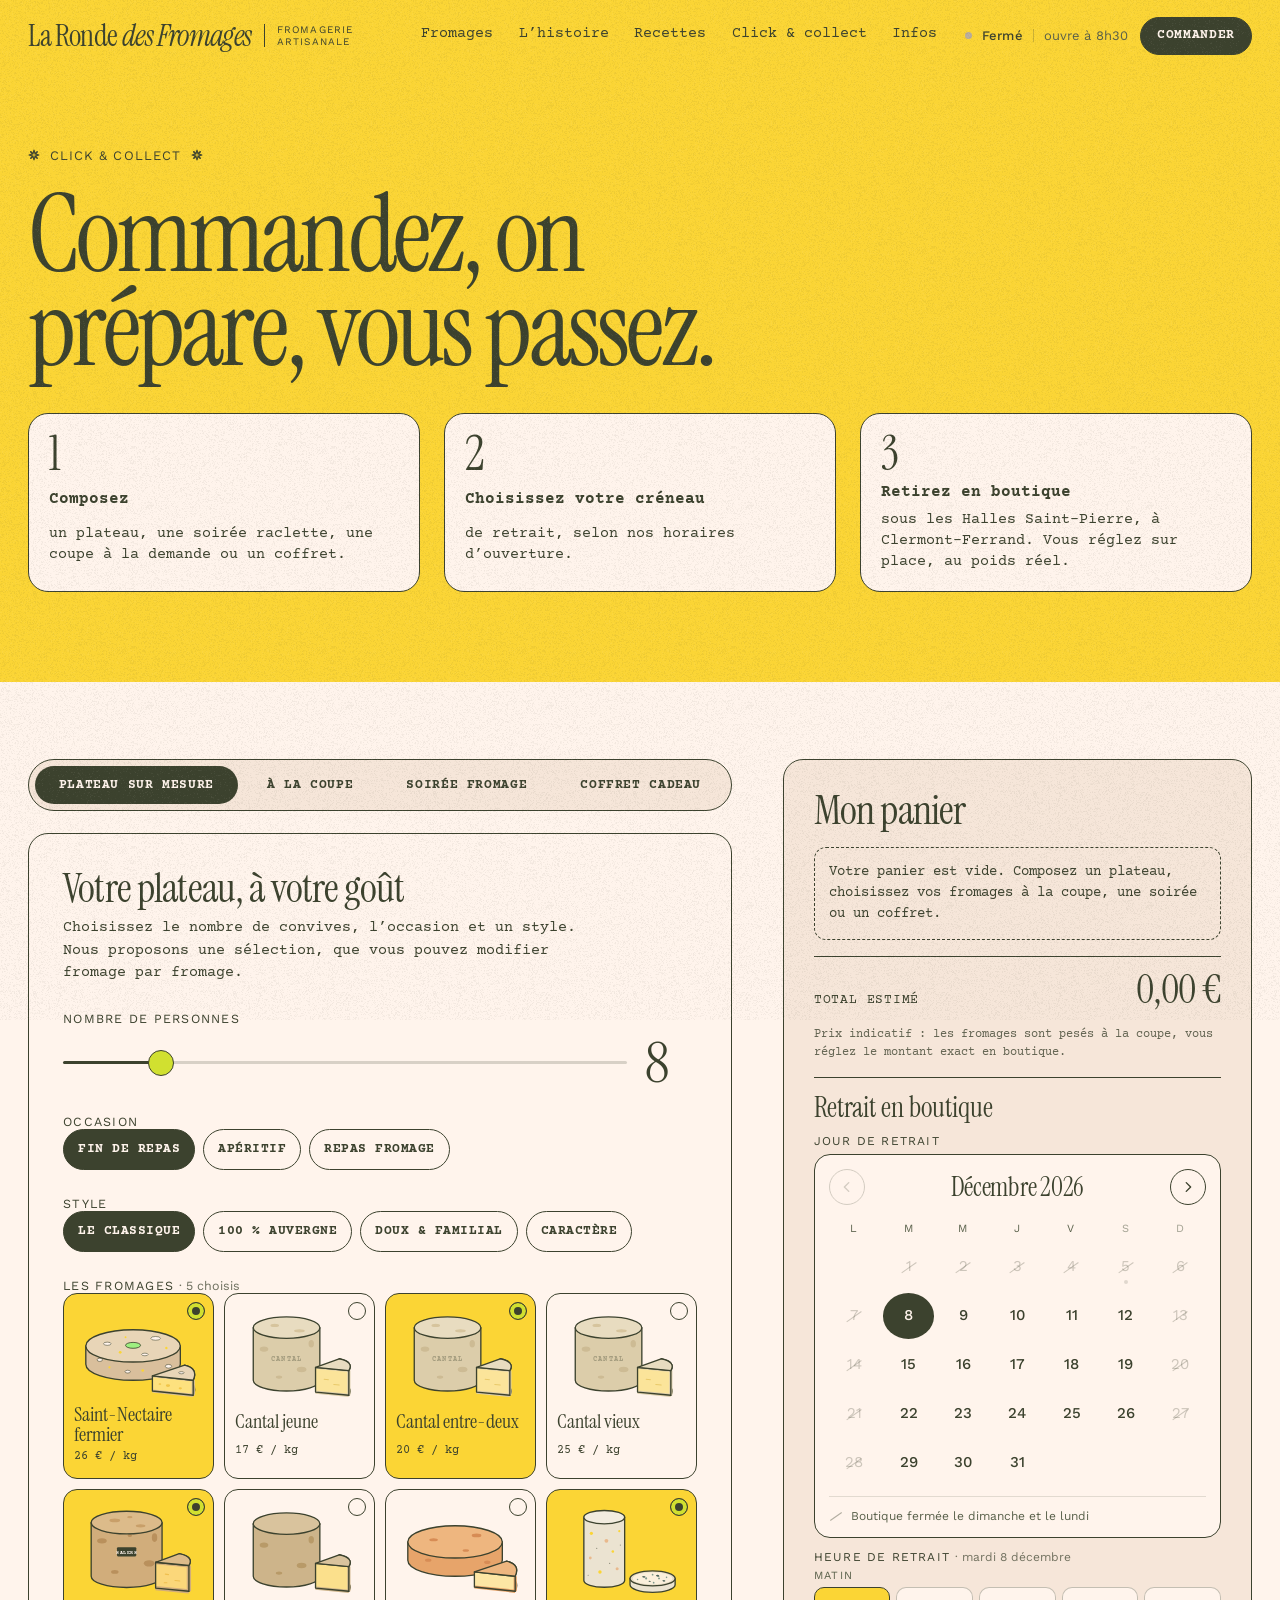
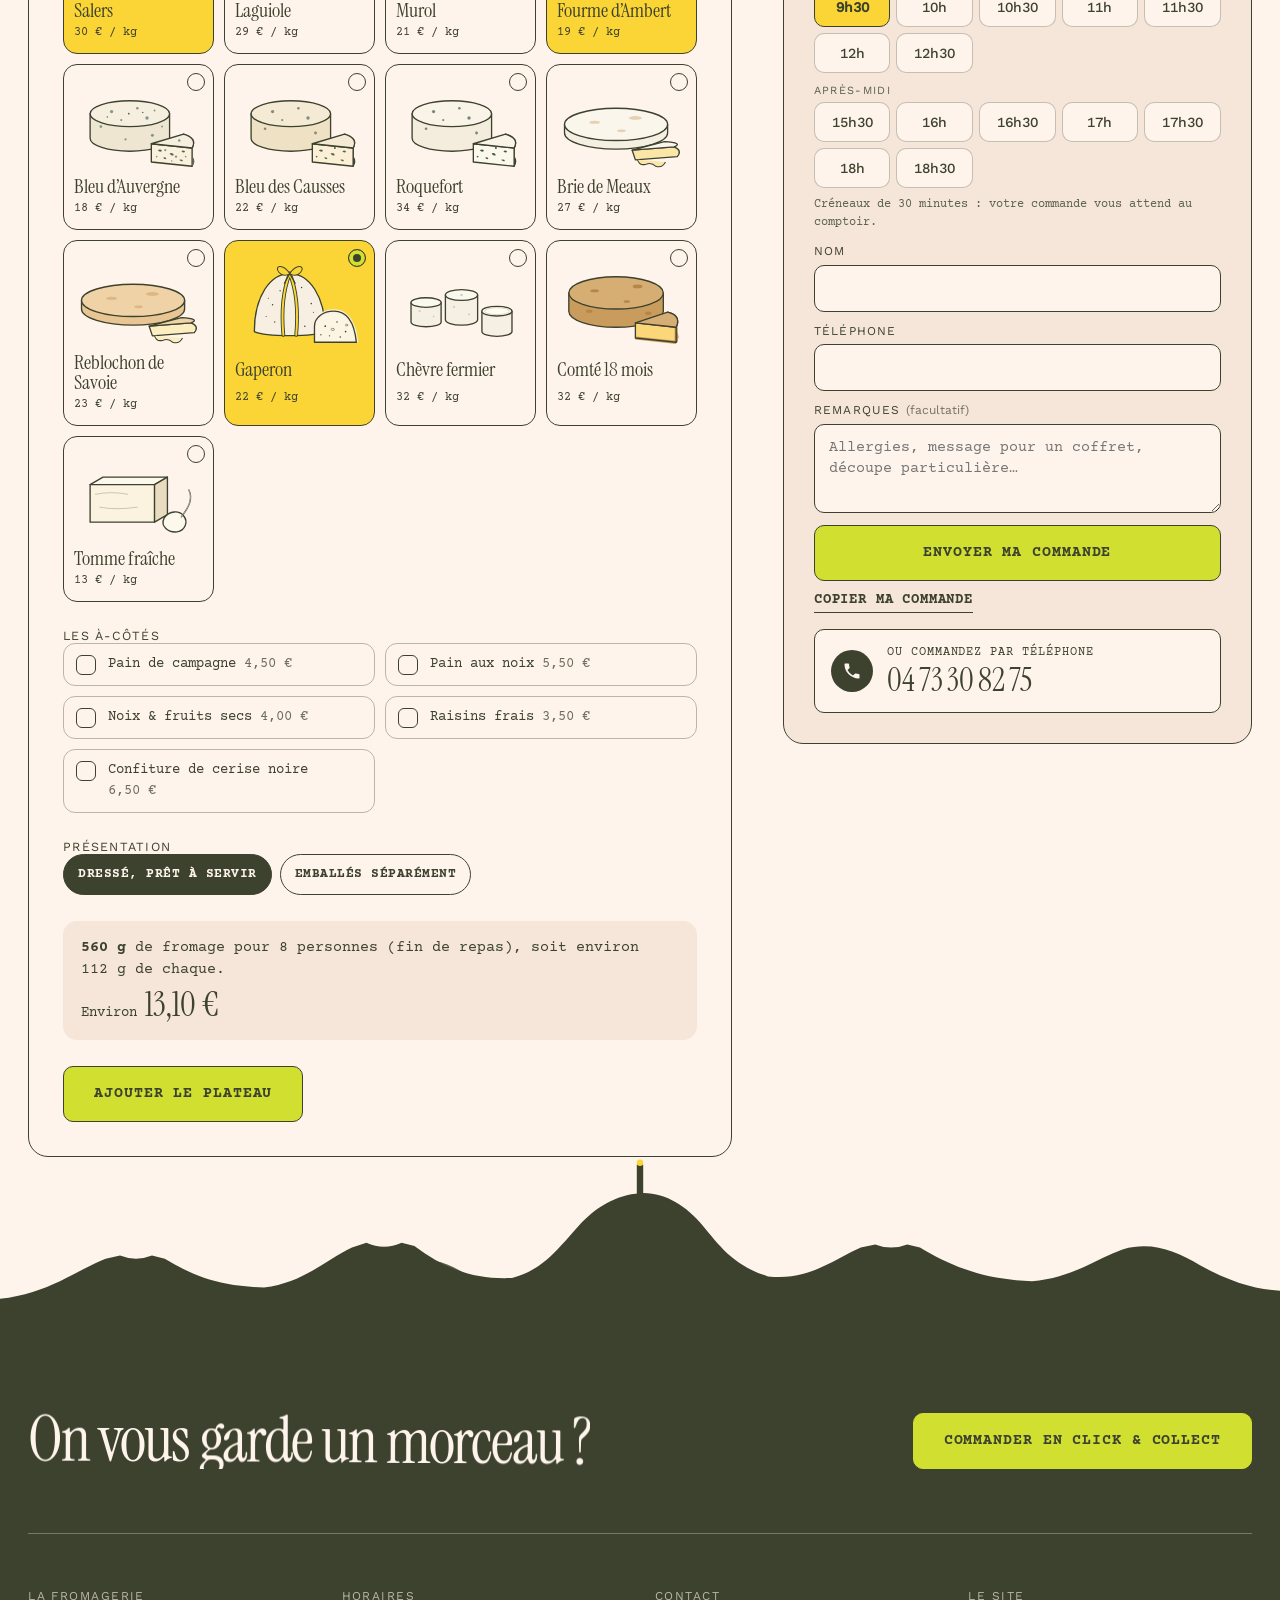
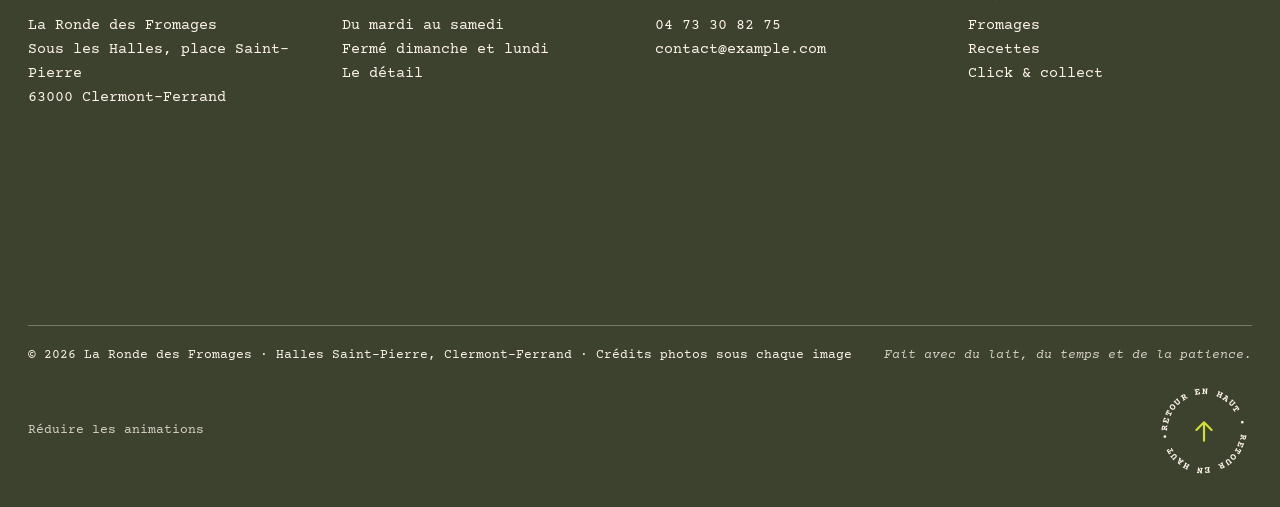
<file: commande.html>
<!DOCTYPE html>
<html lang="fr" class="no-js">
<head>
  <meta charset="utf-8">
  <meta name="viewport" content="width=device-width, initial-scale=1">
  <title>Click &amp; collect — La Ronde des Fromages</title>
  <meta name="description" content="Commandez en ligne vos plateaux, fromages à la coupe, soirées raclette et coffrets, et retirez-les à La Ronde des Fromages, sous les Halles Saint-Pierre à Clermont-Ferrand.">
  <meta name="theme-color" content="#fff4ec">

  <!-- Partage sur les réseaux — ✏️ À PERSONNALISER : remplacez l’URL de l’image par l’adresse complète une fois le site en ligne -->
  <meta property="og:type" content="website">
  <meta property="og:locale" content="fr_FR">
  <meta property="og:site_name" content="La Ronde des Fromages">
  <meta property="og:title" content="Click &amp; collect — La Ronde des Fromages">
  <meta property="og:description" content="Les grands fromages d’Auvergne, choisis avec soin et coupés à la demande, sous les Halles Saint-Pierre à Clermont-Ferrand.">
  <meta property="og:image" content="assets/img/og-image.jpg">
  <meta name="twitter:card" content="summary_large_image">

  <link rel="icon" href="assets/img/favicon.svg" type="image/svg+xml">
  <link rel="apple-touch-icon" href="assets/img/apple-touch-icon.png">
  <link rel="preload" href="assets/fonts/instrument-serif-400-latin.woff2" as="font" type="font/woff2" crossorigin>
  <link rel="preload" href="assets/fonts/courier-prime-400-latin.woff2" as="font" type="font/woff2" crossorigin>
  <link rel="stylesheet" href="assets/css/style.css">

  <script>document.documentElement.classList.replace('no-js', 'js');try{if(localStorage.getItem('lb-motion')==='reduced')document.documentElement.dataset.motion='reduced'}catch(e){}try{if(sessionStorage.getItem('lb-curtain'))document.documentElement.classList.add('is-arriving')}catch(e){}</script>
  <script src="assets/vendor/gsap.min.js" defer></script>
  <script src="assets/vendor/ScrollTrigger.min.js" defer></script>
  <script src="assets/vendor/SplitText.min.js" defer></script>
  <script src="assets/vendor/lenis.min.js" defer></script>
  <script src="assets/js/data.js" defer></script>
  <script src="assets/js/app.js" defer></script>
  <script src="assets/js/main.js" defer></script>

</head>
<body class="page-commande">
  <a class="skip-link" href="#contenu">Aller au contenu</a>

  <!-- ============ Bibliothèque d’illustrations (réutilisées avec <use>) ============ -->
  <svg class="sprite" width="0" height="0" aria-hidden="true" focusable="false">
    <defs>
      <linearGradient id="sky-grad" x1="0" y1="0" x2="0" y2="1">
        <stop offset="0" stop-color="#fff4ec"/>
        <stop offset="1" stop-color="#f6e6d9"/>
      </linearGradient>
      <pattern id="lauze" width="14" height="24" patternUnits="userSpaceOnUse">
        <rect width="14" height="24" fill="#3c422e"/>
        <path d="M0,6 a7,7 0 0,0 14,0 M-7,18 a7,7 0 0,0 14,0 M7,18 a7,7 0 0,0 14,0" fill="none" stroke="#69714f" stroke-width="1.6"/>
      </pattern>

      <!-- Astérisque fleuri -->
      <symbol id="ast" viewBox="-11 -11 22 22">
        <g fill="currentColor">
          <path id="ast-petal" d="M0,-1.2 C2.5,-4 2.5,-7.6 0,-10.6 C-2.5,-7.6 -2.5,-4 0,-1.2 Z"/>
          <use href="#ast-petal" transform="rotate(45)"/>
          <use href="#ast-petal" transform="rotate(90)"/>
          <use href="#ast-petal" transform="rotate(135)"/>
          <use href="#ast-petal" transform="rotate(180)"/>
          <use href="#ast-petal" transform="rotate(225)"/>
          <use href="#ast-petal" transform="rotate(270)"/>
          <use href="#ast-petal" transform="rotate(315)"/>
        </g>
      </symbol>
      <symbol id="arrow" viewBox="0 0 24 24">
        <path d="M3,12 H20 M13,5 L20,12 L13,19" fill="none" stroke="currentColor" stroke-width="2" stroke-linecap="round" stroke-linejoin="round"/>
      </symbol>

      <!-- Meule entamée vue de dessus + sa part -->
      <symbol id="wheel-top" viewBox="-52 -52 104 104">
        <path d="M0,0 L39.84,23 A46,46 0 1,1 39.84,-23 Z" fill="#e2c9a6" stroke="#3c422e" stroke-width="2.5" stroke-linejoin="round"/>
        <path d="M0,0 L33.77,19.5 A39,39 0 1,1 33.77,-19.5 Z" fill="#fde17e" stroke="#3c422e" stroke-width="1.5" stroke-linejoin="round"/>
        <g fill="#f1c64a"><circle cx="-14" cy="-12" r="3"/><circle cx="-22" cy="10" r="2.2"/><circle cx="4" cy="22" r="2.6"/><circle cx="-4" cy="-26" r="1.8"/><circle cx="-28" cy="-6" r="1.6"/></g>
      </symbol>
      <symbol id="wedge-top" viewBox="-52 -52 104 104">
        <path d="M0,0 L39.84,-23 A46,46 0 0,1 39.84,23 Z" fill="#e2c9a6" stroke="#3c422e" stroke-width="2.5" stroke-linejoin="round"/>
        <path d="M0,0 L33.77,-19.5 A39,39 0 0,1 33.77,19.5 Z" fill="#fde17e" stroke="#3c422e" stroke-width="1.5" stroke-linejoin="round"/>
        <circle cx="22" cy="4" r="2.2" fill="#f1c64a"/>
      </symbol>

      <!-- Saint-Nectaire -->
      <symbol id="sn-wheel" viewBox="0 0 240 180">
        <path d="M22,78 L22,112 A88,30 0 0,0 198,112 L198,78 Z" fill="#d9bf9c" stroke="#3c422e" stroke-width="2.5" stroke-linejoin="round"/>
        <ellipse cx="110" cy="78" rx="88" ry="30" fill="#e8d5b7" stroke="#3c422e" stroke-width="2.5"/>
        <g fill="#fff4ec" stroke="#3c422e" stroke-width="1"><ellipse cx="62" cy="74" rx="7" ry="3"/><ellipse cx="152" cy="64" rx="9" ry="3.5"/><ellipse cx="132" cy="94" rx="6" ry="2.4"/><ellipse cx="48" cy="104" rx="5" ry="3"/><ellipse cx="176" cy="116" rx="6" ry="3.4"/><ellipse cx="100" cy="126" rx="5" ry="2.6"/></g>
        <g fill="#fbd535"><circle cx="86" cy="90" r="2.6"/><circle cx="172" cy="82" r="2.2"/><circle cx="96" cy="62" r="1.8"/><circle cx="128" cy="124" r="2.4"/><circle cx="66" cy="118" r="2"/></g>
        <ellipse cx="110" cy="77" rx="14" ry="5.5" fill="#9eef80" stroke="#3c422e" stroke-width="1.5"/>
      </symbol>
      <symbol id="sn-part" viewBox="0 0 240 180">
        <path d="M222,142 Q232,120 206,114 L206,142 Q232,148 222,170 Z" fill="#d9bf9c" stroke="#3c422e" stroke-width="2.5" stroke-linejoin="round"/>
        <path d="M146,134 L222,142 L222,170 L146,162 Z" fill="#fde17e"/>
        <path d="M146,162 L222,170 M222,142 L222,170" stroke="#d9bf9c" stroke-width="6"/>
        <path d="M146,134 L222,142" stroke="#d9bf9c" stroke-width="5"/>
        <g fill="#f1c64a"><ellipse cx="175" cy="152" rx="4" ry="2.5"/><ellipse cx="198" cy="157" rx="3" ry="2"/><ellipse cx="160" cy="149" rx="2.5" ry="1.6"/></g>
        <path d="M146,134 L222,142 L222,170 L146,162 Z" fill="none" stroke="#3c422e" stroke-width="2.5" stroke-linejoin="round"/>
        <path d="M146,134 L206,114 Q232,120 222,142 Z" fill="#e8d5b7" stroke="#3c422e" stroke-width="2.5" stroke-linejoin="round"/>
        <ellipse cx="200" cy="128" rx="5" ry="2" fill="#fff4ec" stroke="#3c422e" stroke-width="1"/>
      </symbol>

      <!-- Cantal -->
      <symbol id="ca-wheel" viewBox="0 0 240 180">
        <path d="M34,44 L34,142 A62,20 0 0,0 158,142 L158,44 Z" fill="#dccdaa" stroke="#3c422e" stroke-width="2.5" stroke-linejoin="round"/>
        <g fill="#cdbb94"><ellipse cx="54" cy="84" rx="8" ry="5"/><ellipse cx="124" cy="122" rx="9" ry="5"/><ellipse cx="82" cy="136" rx="6" ry="3"/><ellipse cx="142" cy="74" rx="5" ry="7"/></g>
        <text x="96" y="106" text-anchor="middle" font-family="'Courier Prime', monospace" font-size="13" font-weight="700" letter-spacing="2" fill="#3c422e" opacity=".35">CANTAL</text>
        <ellipse cx="96" cy="44" rx="62" ry="20" fill="#e8dcc0" stroke="#3c422e" stroke-width="2.5"/>
        <g fill="#d6c49d"><ellipse cx="74" cy="40" rx="8" ry="3"/><ellipse cx="120" cy="50" rx="10" ry="3"/></g>
      </symbol>
      <symbol id="ca-part" viewBox="0 0 240 180">
        <path d="M212,124 Q222,108 194,102 L194,148 Q222,154 212,170 Z" fill="#dccdaa" stroke="#3c422e" stroke-width="2.5" stroke-linejoin="round"/>
        <path d="M150,118 L212,124 L212,170 L150,164 Z" fill="#fbe49a"/>
        <path d="M150,164 L212,170 M212,124 L212,170" stroke="#dccdaa" stroke-width="6"/>
        <path d="M150,118 L212,124" stroke="#dccdaa" stroke-width="5"/>
        <path d="M166,140 l8,1 M184,150 l10,1" stroke="#e9c96a" stroke-width="2" stroke-linecap="round"/>
        <path d="M150,118 L212,124 L212,170 L150,164 Z" fill="none" stroke="#3c422e" stroke-width="2.5" stroke-linejoin="round"/>
        <path d="M150,118 L194,102 Q222,108 212,124 Z" fill="#e8dcc0" stroke="#3c422e" stroke-width="2.5" stroke-linejoin="round"/>
      </symbol>

      <!-- Salers -->
      <symbol id="sa-wheel" viewBox="0 0 240 180">
        <path d="M32,42 L32,142 A66,21 0 0,0 164,142 L164,42 Z" fill="#d1ad7b" stroke="#3c422e" stroke-width="2.5" stroke-linejoin="round"/>
        <g fill="#b9905c"><ellipse cx="52" cy="76" rx="9" ry="5"/><ellipse cx="140" cy="118" rx="10" ry="6"/><ellipse cx="76" cy="134" rx="7" ry="3.5"/><ellipse cx="150" cy="70" rx="5" ry="8"/><ellipse cx="104" cy="66" rx="4" ry="3"/></g>
        <rect x="80" y="88" width="36" height="17" rx="2" fill="#3c422e"/>
        <text x="98" y="100" text-anchor="middle" font-family="'Courier Prime', monospace" font-size="8.5" font-weight="700" letter-spacing="1" fill="#fff4ec">SALERS</text>
        <ellipse cx="98" cy="42" rx="66" ry="21" fill="#dcbb8a" stroke="#3c422e" stroke-width="2.5"/>
        <g fill="#c89f69"><ellipse cx="76" cy="38" rx="10" ry="3.4"/><ellipse cx="124" cy="48" rx="9" ry="3"/><ellipse cx="104" cy="32" rx="5" ry="2"/></g>
      </symbol>
      <symbol id="sa-part" viewBox="0 0 240 180">
        <path d="M214,122 Q224,106 196,100 L196,148 Q224,154 214,170 Z" fill="#d1ad7b" stroke="#3c422e" stroke-width="2.5" stroke-linejoin="round"/>
        <path d="M152,116 L214,122 L214,170 L152,164 Z" fill="#fbd77a"/>
        <path d="M152,164 L214,170 M214,122 L214,170" stroke="#d1ad7b" stroke-width="8"/>
        <path d="M152,116 L214,122" stroke="#d1ad7b" stroke-width="7"/>
        <path d="M170,138 l6,1 M188,150 l9,1 M168,154 l5,0" stroke="#efbf4f" stroke-width="2" stroke-linecap="round"/>
        <path d="M152,116 L214,122 L214,170 L152,164 Z" fill="none" stroke="#3c422e" stroke-width="2.5" stroke-linejoin="round"/>
        <path d="M152,116 L196,100 Q224,106 214,122 Z" fill="#dcbb8a" stroke="#3c422e" stroke-width="2.5" stroke-linejoin="round"/>
      </symbol>

      <!-- Fourme d’Ambert -->
      <symbol id="fa-wheel" viewBox="0 0 240 180">
        <path d="M50,32 L50,150 A38,12.5 0 0,0 126,150 L126,32 Z" fill="#ebe3d1" stroke="#3c422e" stroke-width="2.5" stroke-linejoin="round"/>
        <g fill="#fbd535"><circle cx="64" cy="62" r="3"/><circle cx="104" cy="96" r="2.4"/><circle cx="80" cy="134" r="3.2"/><circle cx="116" cy="58" r="2"/></g>
        <g fill="#e9b98d"><circle cx="92" cy="76" r="3.6"/><circle cx="62" cy="108" r="2.6"/><circle cx="112" cy="128" r="2.8"/></g>
        <g fill="#3c422e" opacity=".55"><circle cx="74" cy="90" r="1.2"/><circle cx="98" cy="118" r="1.2"/><circle cx="58" cy="140" r="1"/><circle cx="118" cy="84" r="1"/></g>
        <ellipse cx="88" cy="32" rx="38" ry="12.5" fill="#f2ecdf" stroke="#3c422e" stroke-width="2.5"/>
      </symbol>
      <symbol id="fa-part" viewBox="0 0 240 180">
        <path d="M136,146 L136,158 A42,14 0 0,0 220,158 L220,146 Z" fill="#ebe3d1" stroke="#3c422e" stroke-width="2.5" stroke-linejoin="round"/>
        <ellipse cx="178" cy="146" rx="42" ry="14" fill="#e3d9c2" stroke="#3c422e" stroke-width="2.5"/>
        <ellipse cx="178" cy="146" rx="37" ry="11.5" fill="#fbf0dc"/>
        <g fill="#50665c"><path d="M158,143 q4,-3 7,0 q-2,4 -7,0 Z"/><path d="M184,140 q5,-2 7,2 q-4,3 -7,-2 Z"/><path d="M196,150 q4,-2 6,1 q-3,3 -6,-1 Z"/><path d="M170,151 q3,-2 5,1 q-2,2 -5,-1 Z"/></g>
        <g fill="#7f9a8c"><circle cx="166" cy="146" r="2"/><circle cx="190" cy="146" r="1.8"/><circle cx="178" cy="139" r="1.6"/><circle cx="204" cy="144" r="1.5"/><circle cx="150" cy="148" r="1.4"/><circle cx="180" cy="154" r="1.6"/></g>
      </symbol>

      <!-- Bleu d’Auvergne -->
      <symbol id="ba-wheel" viewBox="0 0 240 180">
        <path d="M30,72 L30,118 A74,24 0 0,0 178,118 L178,72 Z" fill="#efe6d2" stroke="#3c422e" stroke-width="2.5" stroke-linejoin="round"/>
        <g fill="#7f9a8c"><circle cx="50" cy="96" r="2.6"/><circle cx="96" cy="120" r="2"/><circle cx="146" cy="112" r="2.8"/><circle cx="164" cy="96" r="1.8"/></g>
        <ellipse cx="104" cy="72" rx="74" ry="24" fill="#f6efdf" stroke="#3c422e" stroke-width="2.5"/>
        <g fill="#7f9a8c"><circle cx="70" cy="68" r="3"/><circle cx="118" cy="62" r="2.4"/><circle cx="136" cy="80" r="3.2"/><circle cx="88" cy="84" r="2"/><circle cx="150" cy="66" r="1.8"/></g>
        <g fill="#50665c"><circle cx="102" cy="72" r="1.6"/><circle cx="62" cy="78" r="1.4"/><circle cx="128" cy="70" r="1.4"/></g>
      </symbol>
      <symbol id="ba-part" viewBox="0 0 240 180">
        <path d="M220,136 Q230,118 204,110 L204,144 Q230,152 220,170 Z" fill="#efe6d2" stroke="#3c422e" stroke-width="2.5" stroke-linejoin="round"/>
        <path d="M144,128 L220,136 L220,170 L144,162 Z" fill="#fbf0dc"/>
        <g fill="#50665c"><path d="M156,140 q5,-3 8,1 q-4,4 -8,-1 Z"/><path d="M178,146 q6,-2 8,3 q-5,3 -8,-3 Z"/><path d="M200,142 q4,-3 7,1 q-3,3 -7,-1 Z"/><path d="M166,154 q4,-2 6,2 q-3,2 -6,-2 Z"/><path d="M196,158 q5,-2 7,2 q-4,2 -7,-2 Z"/></g>
        <g fill="#7f9a8c"><circle cx="170" cy="140" r="2"/><circle cx="190" cy="152" r="2.2"/><circle cx="208" cy="152" r="1.6"/><circle cx="154" cy="152" r="1.6"/><circle cx="182" cy="160" r="1.4"/></g>
        <path d="M144,162 L220,170 M220,136 L220,170" stroke="#efe6d2" stroke-width="4"/>
        <path d="M144,128 L220,136 L220,170 L144,162 Z" fill="none" stroke="#3c422e" stroke-width="2.5" stroke-linejoin="round"/>
        <path d="M144,128 L204,110 Q230,118 220,136 Z" fill="#f6efdf" stroke="#3c422e" stroke-width="2.5" stroke-linejoin="round"/>
        <circle cx="196" cy="122" r="2.4" fill="#7f9a8c"/>
      </symbol>

      <!-- Gaperon -->
      <symbol id="ga-wheel" viewBox="0 0 240 180">
        <path d="M36,150 C36,84 66,42 102,42 C138,42 168,84 168,150 C146,160 58,160 36,150 Z" fill="#f7f0e2" stroke="#3c422e" stroke-width="2.5" stroke-linejoin="round"/>
        <g fill="#3c422e"><circle cx="70" cy="100" r="1.4"/><circle cx="84" cy="74" r="1.2"/><circle cx="124" cy="68" r="1.3"/><circle cx="142" cy="98" r="1.4"/><circle cx="74" cy="132" r="1.3"/><circle cx="150" cy="130" r="1.2"/><circle cx="58" cy="122" r="1"/><circle cx="130" cy="140" r="1.4"/><circle cx="62" cy="88" r="1"/><circle cx="146" cy="114" r="1"/></g>
        <path d="M102,42 C90,72 86,112 90,156 M102,42 C114,72 118,112 114,156" fill="none" stroke="#3c422e" stroke-width="7" stroke-linecap="round"/>
        <path d="M102,42 C90,72 86,112 90,156 M102,42 C114,72 118,112 114,156" fill="none" stroke="#fbd535" stroke-width="3.6" stroke-linecap="round"/>
        <path d="M102,42 C88,22 72,28 82,40 C88,47 97,46 102,42 Z M102,42 C116,22 132,28 122,40 C116,47 107,46 102,42 Z" fill="#fbd535" stroke="#3c422e" stroke-width="2" stroke-linejoin="round"/>
        <path d="M102,42 L92,60 M102,42 L112,60" stroke="#3c422e" stroke-width="2.4" stroke-linecap="round"/>
      </symbol>
      <symbol id="ga-part" viewBox="0 0 240 180">
        <path d="M148,170 L148,140 C148,124 164,112 184,112 C206,112 222,130 226,170 Z" fill="#fdf5e4"/>
        <path d="M148,140 C148,124 164,112 184,112 C206,112 222,130 226,170" fill="none" stroke="#f7f0e2" stroke-width="7"/>
        <g fill="#3c422e"><circle cx="168" cy="140" r="1.6"/><circle cx="190" cy="132" r="1.4"/><circle cx="206" cy="150" r="1.6"/><circle cx="176" cy="158" r="1.3"/><circle cx="160" cy="156" r="1.2"/><circle cx="196" cy="160" r="1.4"/></g>
        <g fill="#fff4ec" stroke="#3c422e" stroke-width="1"><ellipse cx="182" cy="146" rx="3" ry="2"/><ellipse cx="208" cy="138" rx="2.4" ry="1.6"/></g>
        <path d="M148,170 L148,140 C148,124 164,112 184,112 C206,112 222,130 226,170 Z" fill="none" stroke="#3c422e" stroke-width="2.5" stroke-linejoin="round"/>
      </symbol>


      <!-- Dessins génériques, colorés par les variables --rind, --top, --paste, --spot, --vein -->
      <symbol id="tall-wheel" viewBox="0 0 240 180">
        <path d="M34,44 L34,142 A62,20 0 0,0 158,142 L158,44 Z" style="fill:var(--rind,#dccdaa)" stroke="#3c422e" stroke-width="2.5" stroke-linejoin="round"/>
        <g style="fill:var(--spot,#cdbb94)"><ellipse cx="54" cy="84" rx="8" ry="5"/><ellipse cx="124" cy="122" rx="9" ry="5"/><ellipse cx="82" cy="136" rx="6" ry="3"/><ellipse cx="142" cy="74" rx="5" ry="7"/></g>
        <ellipse cx="96" cy="44" rx="62" ry="20" style="fill:var(--top,#e8dcc0)" stroke="#3c422e" stroke-width="2.5"/>
      </symbol>
      <symbol id="tall-part" viewBox="0 0 240 180">
        <path d="M212,124 Q222,108 194,102 L194,148 Q222,154 212,170 Z" style="fill:var(--rind,#dccdaa)" stroke="#3c422e" stroke-width="2.5" stroke-linejoin="round"/>
        <path d="M150,118 L212,124 L212,170 L150,164 Z" style="fill:var(--paste,#fbe49a)"/>
        <path d="M150,164 L212,170 M212,124 L212,170" style="stroke:var(--rind,#dccdaa)" stroke-width="6"/>
        <path d="M150,118 L212,124 L212,170 L150,164 Z" fill="none" stroke="#3c422e" stroke-width="2.5" stroke-linejoin="round"/>
        <path d="M150,118 L194,102 Q222,108 212,124 Z" style="fill:var(--top,#e8dcc0)" stroke="#3c422e" stroke-width="2.5" stroke-linejoin="round"/>
      </symbol>
      <symbol id="disc-wheel" viewBox="0 0 240 180">
        <path d="M22,78 L22,112 A88,30 0 0,0 198,112 L198,78 Z" style="fill:var(--rind,#d9bf9c)" stroke="#3c422e" stroke-width="2.5" stroke-linejoin="round"/>
        <ellipse cx="110" cy="78" rx="88" ry="30" style="fill:var(--top,#e8d5b7)" stroke="#3c422e" stroke-width="2.5"/>
        <g style="fill:var(--spot,#c9a978)"><ellipse cx="70" cy="74" rx="8" ry="3"/><ellipse cx="150" cy="66" rx="9" ry="3.5"/><ellipse cx="130" cy="94" rx="6" ry="2.4"/><ellipse cx="60" cy="112" rx="6" ry="3"/><ellipse cx="170" cy="116" rx="6" ry="3.4"/></g>
      </symbol>
      <symbol id="disc-part" viewBox="0 0 240 180">
        <path d="M222,142 Q232,120 206,114 L206,142 Q232,148 222,170 Z" style="fill:var(--rind,#d9bf9c)" stroke="#3c422e" stroke-width="2.5" stroke-linejoin="round"/>
        <path d="M146,134 L222,142 L222,170 L146,162 Z" style="fill:var(--paste,#fde17e)"/>
        <path d="M146,162 L222,170 M222,142 L222,170" style="stroke:var(--rind,#d9bf9c)" stroke-width="6"/>
        <path d="M146,134 L222,142 L222,170 L146,162 Z" fill="none" stroke="#3c422e" stroke-width="2.5" stroke-linejoin="round"/>
        <path d="M146,134 L206,114 Q232,120 222,142 Z" style="fill:var(--top,#e8d5b7)" stroke="#3c422e" stroke-width="2.5" stroke-linejoin="round"/>
      </symbol>
      <symbol id="blue-wheel" viewBox="0 0 240 180">
        <path d="M30,72 L30,118 A74,24 0 0,0 178,118 L178,72 Z" style="fill:var(--rind,#efe6d2)" stroke="#3c422e" stroke-width="2.5" stroke-linejoin="round"/>
        <ellipse cx="104" cy="72" rx="74" ry="24" style="fill:var(--top,#f6efdf)" stroke="#3c422e" stroke-width="2.5"/>
        <g style="fill:var(--vein,#50665c)" opacity=".7"><circle cx="70" cy="68" r="3"/><circle cx="118" cy="62" r="2.4"/><circle cx="136" cy="80" r="3.2"/><circle cx="88" cy="84" r="2"/><circle cx="56" cy="100" r="2.4"/><circle cx="150" cy="108" r="2.6"/></g>
      </symbol>
      <symbol id="blue-part" viewBox="0 0 240 180">
        <path d="M220,136 Q230,118 204,110 L204,144 Q230,152 220,170 Z" style="fill:var(--rind,#efe6d2)" stroke="#3c422e" stroke-width="2.5" stroke-linejoin="round"/>
        <path d="M144,128 L220,136 L220,170 L144,162 Z" style="fill:var(--paste,#fbf0dc)"/>
        <g style="fill:var(--vein,#50665c)"><path d="M156,140 q5,-3 8,1 q-4,4 -8,-1 Z"/><path d="M178,146 q6,-2 8,3 q-5,3 -8,-3 Z"/><path d="M200,142 q4,-3 7,1 q-3,3 -7,-1 Z"/><path d="M166,154 q4,-2 6,2 q-3,2 -6,-2 Z"/><path d="M196,158 q5,-2 7,2 q-4,2 -7,-2 Z"/><circle cx="186" cy="136" r="2"/><circle cx="152" cy="152" r="1.6"/></g>
        <path d="M144,128 L220,136 L220,170 L144,162 Z" fill="none" stroke="#3c422e" stroke-width="2.5" stroke-linejoin="round"/>
        <path d="M144,128 L204,110 Q230,118 220,136 Z" style="fill:var(--top,#f6efdf)" stroke="#3c422e" stroke-width="2.5" stroke-linejoin="round"/>
      </symbol>
      <symbol id="soft-wheel" viewBox="0 0 240 180">
        <path d="M14,92 L14,108 A96,30 0 0,0 206,108 L206,92 Z" style="fill:var(--rind,#f5efe2)" stroke="#3c422e" stroke-width="2.5" stroke-linejoin="round"/>
        <ellipse cx="110" cy="92" rx="96" ry="30" style="fill:var(--top,#faf6ec)" stroke="#3c422e" stroke-width="2.5"/>
        <g style="fill:var(--spot,#d9b98c)" opacity=".6"><ellipse cx="70" cy="88" rx="10" ry="3"/><ellipse cx="146" cy="80" rx="12" ry="3.5"/><ellipse cx="120" cy="104" rx="8" ry="2.4"/></g>
      </symbol>
      <symbol id="soft-part" viewBox="0 0 240 180">
        <path d="M140,140 L218,134 Q234,140 224,152 L146,158 Z" style="fill:var(--paste,#fbe6a8)" stroke="#3c422e" stroke-width="2.5" stroke-linejoin="round"/>
        <path d="M150,158 Q154,170 166,166 Q176,162 184,170 Q196,174 202,162" style="fill:var(--paste,#fbe6a8)" stroke="#3c422e" stroke-width="2" stroke-linejoin="round"/>
        <path d="M140,140 L200,124 Q236,126 218,134 Z" style="fill:var(--top,#faf6ec)" stroke="#3c422e" stroke-width="2.5" stroke-linejoin="round"/>
      </symbol>
      <symbol id="goat-wheel" viewBox="0 0 240 180">
        <g stroke="#3c422e" stroke-width="2.5" stroke-linejoin="round">
          <path d="M28,96 L28,132 A28,9 0 0,0 84,132 L84,96 Z" style="fill:var(--rind,#f6f0e4)"/><ellipse cx="56" cy="96" rx="28" ry="9" style="fill:var(--top,#fbf8f0)"/>
          <path d="M92,82 L92,128 A30,10 0 0,0 152,128 L152,82 Z" style="fill:var(--rind,#f6f0e4)"/><ellipse cx="122" cy="82" rx="30" ry="10" style="fill:var(--top,#fbf8f0)"/>
        </g>
        <g style="fill:var(--spot,#d9cdb4)"><circle cx="44" cy="112" r="2"/><circle cx="70" cy="122" r="1.8"/><circle cx="108" cy="104" r="2.2"/><circle cx="136" cy="118" r="2"/><circle cx="122" cy="82" r="2.4"/></g>
      </symbol>
      <symbol id="goat-part" viewBox="0 0 240 180">
        <g stroke="#3c422e" stroke-width="2.5" stroke-linejoin="round">
          <path d="M160,112 L160,150 A28,9 0 0,0 216,150 L216,112 Z" style="fill:var(--rind,#f6f0e4)"/>
          <ellipse cx="188" cy="112" rx="28" ry="9" style="fill:var(--paste,#fffcf4)"/>
          <ellipse cx="188" cy="112" rx="23" ry="6.5" fill="none" style="stroke:var(--spot,#d9cdb4)" stroke-width="1.5"/>
        </g>
      </symbol>
      <symbol id="fresh-wheel" viewBox="0 0 240 180">
        <path d="M30,70 L150,70 L174,56 L54,56 Z" style="fill:var(--top,#fdf8ec)" stroke="#3c422e" stroke-width="2.5" stroke-linejoin="round"/>
        <path d="M30,70 L150,70 L150,140 L30,140 Z" style="fill:var(--rind,#fbf3df)" stroke="#3c422e" stroke-width="2.5" stroke-linejoin="round"/>
        <path d="M150,70 L174,56 L174,126 L150,140 Z" style="fill:var(--spot,#e9dcc0)" stroke="#3c422e" stroke-width="2.5" stroke-linejoin="round"/>
        <path d="M40,88 q30,-6 60,0 M48,112 q30,6 70,0" fill="none" stroke="#3c422e" stroke-width="1.4" opacity=".35" stroke-linecap="round"/>
      </symbol>
      <symbol id="fresh-part" viewBox="0 0 240 180">
        <path d="M168,132 C178,118 196,118 204,128 C214,140 206,156 192,158 C176,160 160,148 168,132 Z" style="fill:var(--paste,#fdf8ec)" stroke="#3c422e" stroke-width="2.5"/>
        <path d="M200,130 C214,112 222,96 214,80" fill="none" stroke="#3c422e" stroke-width="2.5" stroke-linecap="round"/>
        <path d="M200,130 C214,112 222,96 214,80" fill="none" style="stroke:var(--paste,#fdf8ec)" stroke-width="1" stroke-linecap="round"/>
      </symbol>

      <!-- Vache de Salers, nuage, buron, gentiane, miette -->
      <symbol id="cow" viewBox="0 0 132 86">
        <path d="M22,26 Q12,32 12,50" fill="none" stroke="#3c422e" stroke-width="3.2" stroke-linecap="round"/>
        <g fill="#3c422e">
          <path d="M20,30 Q20,18 34,18 L86,18 Q100,18 100,32 L100,48 Q100,56 92,56 L30,56 Q20,56 20,46 Z"/>
          <rect x="25" y="50" width="8" height="28" rx="3"/><rect x="38" y="50" width="8" height="25" rx="3"/>
          <rect x="80" y="50" width="8" height="28" rx="3"/><rect x="91" y="50" width="8" height="25" rx="3"/>
          <path d="M94,24 C104,22 112,26 118,36 C122,44 122,54 116,58 C110,60 104,56 100,48 Z"/>
        </g>
        <path d="M106,28 C104,16 96,12 90,14 M114,32 C120,20 128,18 130,24" fill="none" stroke="#3c422e" stroke-width="3" stroke-linecap="round"/>
        <circle cx="110" cy="38" r="1.8" fill="#fff4ec"/>
      </symbol>
      <symbol id="cloud" viewBox="0 0 140 50">
        <path d="M8,46 Q2,46 2,38 Q2,28 14,28 Q16,14 32,14 Q40,2 58,6 Q70,-2 84,8 Q100,4 106,18 Q122,16 126,30 Q138,30 138,40 Q138,46 130,46 Z" fill="#fff4ec" stroke="#3c422e" stroke-width="2.5" stroke-linejoin="round"/>
      </symbol>
      <symbol id="hut" viewBox="0 0 240 180">
        <path d="M156,22 L174,22 L174,66 L156,66 Z" fill="#ece3d3" stroke="#3c422e" stroke-width="2.5" stroke-linejoin="round"/>
        <path d="M151,15 L179,15 L179,24 L151,24 Z" fill="#3c422e"/>
        <path d="M46,96 L194,96 L194,172 L46,172 Z" fill="#ece3d3" stroke="#3c422e" stroke-width="2.5" stroke-linejoin="round"/>
        <g fill="none" stroke="#3c422e" stroke-width="1.6" stroke-linecap="round" opacity=".6"><path d="M54,110 h14 M76,106 h10 M150,112 h16 M172,106 h12 M56,140 h12 M160,146 h18 M52,160 h16 M168,162 h14 M78,152 h10 M160,126 h8"/></g>
        <path d="M24,102 L120,8 L216,102 Z" fill="url(#lauze)" stroke="#3c422e" stroke-width="2.5" stroke-linejoin="round"/>
        <path d="M100,172 L100,134 Q120,114 140,134 L140,172 Z" fill="#3c422e"/>
        <rect x="160" y="118" width="18" height="16" rx="2" fill="#3c422e"/>
        <rect x="62" y="118" width="18" height="16" rx="2" fill="#3c422e"/>
        <path d="M28,172 H212" stroke="#3c422e" stroke-width="2.5" stroke-linecap="round"/>
      </symbol>
      <symbol id="gentian" viewBox="0 0 40 170">
        <path d="M20,170 V14" stroke="#3c422e" stroke-width="3" stroke-linecap="round"/>
        <g fill="#9eef80" stroke="#3c422e" stroke-width="2" stroke-linejoin="round">
          <path d="M20,152 C8,150 1,140 2,130 C12,133 19,142 20,152 Z"/><path d="M20,152 C32,150 39,140 38,130 C28,133 21,142 20,152 Z"/>
          <path d="M20,120 C9,117 4,108 5,101 C14,104 19,111 20,120 Z"/><path d="M20,120 C31,117 36,108 35,101 C26,104 21,111 20,120 Z"/>
        </g>
        <g fill="#fbd535" stroke="#3c422e" stroke-width="1.8">
          <circle cx="11" cy="86" r="5.5"/><circle cx="29" cy="86" r="5.5"/><circle cx="20" cy="81" r="5.5"/>
          <circle cx="12" cy="56" r="5"/><circle cx="28" cy="56" r="5"/><circle cx="20" cy="51" r="5"/>
          <circle cx="14" cy="28" r="4.5"/><circle cx="26" cy="28" r="4.5"/><circle cx="20" cy="21" r="5"/>
        </g>
      </symbol>
      <symbol id="crumb" viewBox="-8 -8 16 16">
        <path d="M-6,0 Q-4,-6 0,-5 Q6,-3 5,2 Q1,6 -4,4 Z" fill="#fbf0dc" stroke="#3c422e" stroke-width="1.2"/>
        <circle cx="-1.5" cy="0" r="1.4" fill="#50665c"/><circle cx="2" cy="1.2" r="1" fill="#3c422e"/>
      </symbol>
    </defs>
  </svg>

  <!-- ============ Curseur & grain ============ -->
  <div class="cursor" aria-hidden="true">
    <div class="cursor__ring"><span class="cursor__ring-inner"></span><span class="cursor__label"></span></div>
    <div class="cursor__dot"></div>
  </div>
  <div class="grain" aria-hidden="true"></div>

  <!-- ============ En-tête ============ -->
  <header class="site-header" data-header>
    <div class="nav">
      <a class="nav__logo" href="index.html" aria-label="La Ronde des Fromages, accueil">
        <span class="nav__logo-word">La Ronde <span>des Fromages</span></span>
        <span class="nav__logo-tag">fromagerie<br>artisanale</span>
      </a>
      <nav class="nav__links" aria-label="Navigation principale">
        <a class="link" href="fromages.html">Fromages</a>
        <a class="link" href="index.html#histoire">L’histoire</a>
        <a class="link" href="recettes.html">Recettes</a>
        <a class="link" href="commande.html">Click &amp; collect</a>
        <a class="link" href="index.html#infos">Infos</a>
      </nav>
      <div class="nav__actions">
        <button class="status-btn" type="button" data-status-pill data-hours-toggle aria-expanded="false" aria-controls="hours-panel">
          <span class="status-btn__dot" aria-hidden="true"></span>
          <span class="status-btn__label" data-status-short>Horaires</span>
          <span class="status-btn__detail" data-status-detail></span>
        </button>
        <a class="pill pill--dark" href="commande.html" data-magnetic>Commander</a>
        <button class="nav__burger" type="button" aria-expanded="false" aria-controls="menu" aria-label="Ouvrir le menu">
          <span></span><span></span>
        </button>
      </div>
    </div>
    <div class="progress" aria-hidden="true"><span></span></div>
  </header>

  <!-- Menu plein écran (mobile) -->
  <div class="menu" id="menu" hidden>
    <nav class="menu__links" aria-label="Menu">
      <a href="fromages.html"><span>Fromages</span></a>
      <a href="recettes.html"><span>Recettes</span></a>
      <a href="commande.html"><span>Click &amp; collect</span></a>
      <a href="index.html#histoire"><span>L’histoire</span></a>
      <a href="index.html#infos"><span>Infos</span></a>
    </nav>
    <p class="menu__foot">Sous les Halles, place Saint-Pierre · 63000 Clermont-Ferrand · 04 73 30 82 75</p>
  </div>

  <!-- Panneau des horaires (ouvert depuis la pastille en haut à droite) -->
  <div class="hours-panel" id="hours-panel" hidden>
    <div class="hours-panel__inner" role="dialog" aria-modal="false" aria-labelledby="hours-panel-title">
      <div class="hours-panel__head">
        <div>
          <p class="badge"><svg class="ast" aria-hidden="true"><use href="#ast"/></svg> Horaires d’ouverture</p>
          <h2 class="h-sm" id="hours-panel-title">La Ronde des Fromages, Halles Saint-Pierre</h2>
        </div>
        <button class="hours-panel__close" type="button" data-hours-close aria-label="Fermer les horaires">×</button>
      </div>
      <p class="status" data-status><span class="status-dot" aria-hidden="true"></span><span data-status-text>Consultez nos horaires</span></p>
      <div class="hours-panel__body">
        <table class="hours" data-hours-table><caption class="visually-hidden">Horaires d’ouverture</caption><tbody></tbody></table>
        <div class="hours-panel__info">
          <address><strong>La Ronde des Fromages</strong><br>Sous les Halles, place Saint-Pierre<br>63000 Clermont-Ferrand</address>
          <a class="link" href="tel:+33473308275">04&nbsp;73&nbsp;30&nbsp;82&nbsp;75</a>
          <div class="hours-panel__ctas">
            <a class="btn btn--primary" href="https://www.google.com/maps/search/?api=1&amp;query=La+Ronde+des+Fromages+Place+Saint-Pierre+63000+Clermont-Ferrand" target="_blank" rel="noopener"><span class="btn__label"><span data-text="Itinéraire">Itinéraire</span></span></a>
            <a class="btn btn--ghost" href="commande.html"><span class="btn__label"><span data-text="Click &amp; collect">Click &amp; collect</span></span></a>
          </div>
        </div>
      </div>
      <p class="hours-panel__note">Horaires indicatifs, relevés en ligne. Les jours fériés, un petit appel avant de passer.</p>
    </div>
  </div>

  <!-- Rideau de transition entre les pages -->
  <div class="curtain" aria-hidden="true">
    <div class="curtain__bands"><span></span><span></span><span></span><span></span><span></span></div>
    <div class="curtain__center">
      <svg class="curtain__wheel" viewBox="-60 -60 120 120"><g class="curtain__spin"><use href="#wheel-top" x="-52" y="-52" width="104" height="104"/><use class="curtain__wedge" href="#wedge-top" x="-52" y="-52" width="104" height="104"/></g></svg>
      <p class="curtain__title" data-curtain-title>La Ronde des Fromages</p>
    </div>
  </div>

  <main id="contenu">

    <section class="order-hero band" aria-labelledby="page-title" style="--band: var(--mustard); --outer: var(--cream)">
      <div class="band__bg" aria-hidden="true"></div>
      <div class="order-hero__inner">
        <p class="badge" data-reveal><svg class="ast" aria-hidden="true"><use href="#ast"/></svg> Click &amp; collect <svg class="ast" aria-hidden="true"><use href="#ast"/></svg></p>
        <h1 class="page-hero__title" id="page-title" data-split>Commandez, on prépare, vous passez.</h1>
        <ol class="order-steps">
          <li data-reveal><span class="order-steps__num">1</span><strong>Composez</strong><span>un plateau, une soirée raclette, une coupe à la demande ou un coffret.</span></li>
          <li data-reveal><span class="order-steps__num">2</span><strong>Choisissez votre créneau</strong><span>de retrait, selon nos horaires d’ouverture.</span></li>
          <li data-reveal><span class="order-steps__num">3</span><strong>Retirez en boutique</strong><span>sous les Halles Saint-Pierre, à Clermont-Ferrand. Vous réglez sur place, au poids réel.</span></li>
        </ol>
      </div>
    </section>

    <section class="order" aria-label="Composer ma commande">
      <div class="order__builder">
        <div class="tabs" role="tablist" aria-label="Type de commande" data-order-tabs></div>
        <div class="order__panels" data-order-panels></div>
      </div>
      <aside class="order__cart" aria-labelledby="cart-title" data-cart>
        <h2 class="h-sm" id="cart-title">Mon panier</h2>
        <ul class="cart__lines" data-cart-lines></ul>
        <p class="cart__total"><span>Total estimé</span><strong data-cart-total>0,00&nbsp;€</strong></p>
        <p class="cart__hint">Prix indicatif&nbsp;: les fromages sont pesés à la coupe, vous réglez le montant exact en boutique.</p>
        <form class="pickup" data-pickup novalidate>
          <h3 class="pickup__title">Retrait en boutique</h3>
          <div class="pickup__row">
            <span class="pickup__label" id="pickup-date-label">Jour de retrait</span>
            <div class="cal" data-cal role="group" aria-labelledby="pickup-date-label">
              <div class="cal__head">
                <button class="cal__nav" type="button" data-cal-prev aria-label="Mois précédent"><svg viewBox="0 0 16 16" aria-hidden="true"><path d="M10 3 5 8l5 5" fill="none" stroke="currentColor" stroke-width="1.6" stroke-linecap="round" stroke-linejoin="round"/></svg></button>
                <p class="cal__month" data-cal-month aria-live="polite"></p>
                <button class="cal__nav" type="button" data-cal-next aria-label="Mois suivant"><svg viewBox="0 0 16 16" aria-hidden="true"><path d="m6 3 5 5-5 5" fill="none" stroke="currentColor" stroke-width="1.6" stroke-linecap="round" stroke-linejoin="round"/></svg></button>
              </div>
              <div class="cal__dow" aria-hidden="true"><span>L</span><span>M</span><span>M</span><span>J</span><span>V</span><span>S</span><span>D</span></div>
              <div class="cal__grid" data-cal-grid></div>
              <p class="cal__legend"><span class="cal__legend-dot"></span>Boutique fermée le dimanche et le lundi</p>
            </div>
            <input type="hidden" id="pickup-date" name="date">
          </div>
          <div class="pickup__row">
            <span class="pickup__label" id="pickup-slot-label">Heure de retrait <span class="pickup__label-day" data-slot-day></span></span>
            <div class="slots" data-slots role="group" aria-labelledby="pickup-slot-label"></div>
            <p class="slots__hint">Créneaux de 30 minutes : votre commande vous attend au comptoir.</p>
            <input type="hidden" id="pickup-slot" name="slot">
          </div>
          <div class="pickup__row">
            <label for="pickup-name">Nom</label>
            <input type="text" id="pickup-name" name="name" autocomplete="name" required>
          </div>
          <div class="pickup__row">
            <label for="pickup-phone">Téléphone</label>
            <input type="tel" id="pickup-phone" name="phone" autocomplete="tel" required>
          </div>
          <div class="pickup__row">
            <label for="pickup-notes">Remarques <span>(facultatif)</span></label>
            <textarea id="pickup-notes" name="notes" rows="3" placeholder="Allergies, message pour un coffret, découpe particulière…"></textarea>
          </div>
          <p class="pickup__error" data-pickup-error role="alert" hidden></p>
          <button class="btn btn--primary pickup__submit" type="submit"><span class="btn__label"><span data-text="Envoyer ma commande">Envoyer ma commande</span></span></button>
          <div class="pickup__alt">
            <button class="arrow-link" type="button" data-copy-order>Copier ma commande</button>
          </div>
          <a class="phone-order" href="tel:+33473308275" data-phone-order>
            <span class="phone-order__icon" aria-hidden="true"><svg viewBox="0 0 24 24"><path d="M6.6 10.8a15.1 15.1 0 0 0 6.6 6.6l2.2-2.2a1 1 0 0 1 1-.25 11.4 11.4 0 0 0 3.6.57 1 1 0 0 1 1 1V20a1 1 0 0 1-1 1A17 17 0 0 1 3 4a1 1 0 0 1 1-1h3.5a1 1 0 0 1 1 1c0 1.25.2 2.45.57 3.57a1 1 0 0 1-.25 1z"/></svg></span>
            <span class="phone-order__text"><span>Ou commandez par téléphone</span><strong>04&nbsp;73&nbsp;30&nbsp;82&nbsp;75</strong></span>
          </a>
          <p class="pickup__done" data-pickup-done role="status" hidden></p>
        </form>
      </aside>
    </section>
  </main>

  <!-- ============ 11. Pied de page ============ -->
  <footer class="footer" data-dark>
    <svg class="footer__mountains" viewBox="0 0 1600 220" preserveAspectRatio="xMidYMax slice" aria-hidden="true" focusable="false">
      <g class="footer__ridge footer__ridge--back">
        <path d="M0,220 V150 C70,146 110,112 150,96 L168,92 Q190,100 212,92 L230,96 C270,120 300,134 360,136 C420,130 450,92 490,74 C530,58 560,70 590,90 C630,116 670,128 720,124 C780,118 800,96 830,96 C870,96 900,120 950,128 C1010,134 1040,96 1080,80 L1098,76 Q1120,84 1142,76 L1160,80 C1200,104 1240,124 1300,126 C1360,124 1400,96 1440,84 C1480,74 1520,86 1560,106 C1580,116 1590,120 1600,122 V220 Z" fill="#59604a"/>
      </g>
      <g class="footer__ridge footer__ridge--front">
        <path d="M0,220 V176 C60,170 96,140 132,126 L150,122 Q170,130 190,122 L206,126 C240,146 270,160 330,162 C380,156 406,128 440,112 L458,106 Q480,116 502,106 L518,110 C556,138 590,152 640,150 C680,140 700,110 724,84 C744,62 770,46 800,44 C830,42 858,60 878,84 C900,110 916,134 960,148 C1010,154 1040,128 1076,112 L1094,108 Q1114,116 1134,108 L1150,112 C1190,136 1230,152 1290,154 C1340,150 1370,126 1404,114 C1440,104 1470,116 1500,134 C1540,156 1570,164 1600,166 V220 Z" fill="#3c422e"/>
        <rect x="796" y="8" width="8" height="38" fill="#3c422e"/>
        <circle class="footer__beacon" cx="800" cy="6" r="4" fill="#fbd535"/>
      </g>
    </svg>

    <div class="footer__inner">
      <div class="footer__cta">
        <h2 class="h" data-split>On vous garde un morceau&nbsp;?</h2>
        <!-- ✏️ À PERSONNALISER : adresse e-mail -->
        <a class="btn btn--primary" href="commande.html" data-magnetic><span class="btn__label"><span data-text="Commander en click &amp; collect">Commander en click &amp; collect</span></span></a>
      </div>

      <!-- ✏️ À PERSONNALISER : adresse, téléphone, e-mail -->
      <div class="footer__cols">
        <div class="footer__col">
          <p class="footer__label">La fromagerie</p>
          <p>La Ronde des Fromages<br>Sous les Halles, place Saint-Pierre<br>63000 Clermont-Ferrand</p>
        </div>
        <div class="footer__col">
          <p class="footer__label">Horaires</p>
          <p>Du mardi au samedi<br>Fermé dimanche et lundi<br><button class="link" type="button" data-hours-toggle>Le détail</button></p>
        </div>
        <div class="footer__col">
          <p class="footer__label">Contact</p>
          <p><a class="link" href="tel:+33473308275">04&nbsp;73&nbsp;30&nbsp;82&nbsp;75</a><br><a class="link" href="mailto:contact@example.com">contact@example.com</a></p>
        </div>
        <div class="footer__col">
          <p class="footer__label">Le site</p>
          <p><a class="link" href="fromages.html">Fromages</a><br><a class="link" href="recettes.html">Recettes</a><br><a class="link" href="commande.html">Click &amp; collect</a></p>
        </div>
      </div>

      <p class="footer__word" aria-hidden="true">La Ronde des Fromages</p>

      <div class="footer__bottom">
        <p>© <span data-year>2026</span> La Ronde des Fromages · Halles Saint-Pierre, Clermont-Ferrand · Crédits photos sous chaque image</p>
        <p class="footer__made">Fait avec du lait, du temps et de la patience.</p>
        <button class="footer__motion link" type="button" data-motion-toggle aria-pressed="false">Réduire les animations</button>
        <a class="footer__top" href="#contenu" data-magnetic aria-label="Retour en haut de page">
          <svg class="footer__top-ring" viewBox="0 0 100 100" aria-hidden="true">
            <defs><path id="top-circle" d="M50,50 m-38,0 a38,38 0 1,1 76,0 a38,38 0 1,1 -76,0"/></defs>
            <text font-family="'Courier Prime', monospace" font-size="10" font-weight="700" fill="#fff4ec"><textPath href="#top-circle" textLength="236" lengthAdjust="spacing">RETOUR EN HAUT • RETOUR EN HAUT • </textPath></text>
          </svg>
          <svg class="footer__top-arrow" viewBox="0 0 24 24" aria-hidden="true"><use href="#arrow"/></svg>
        </a>
      </div>
    </div>
  </footer>

</body>
</html>
</file>
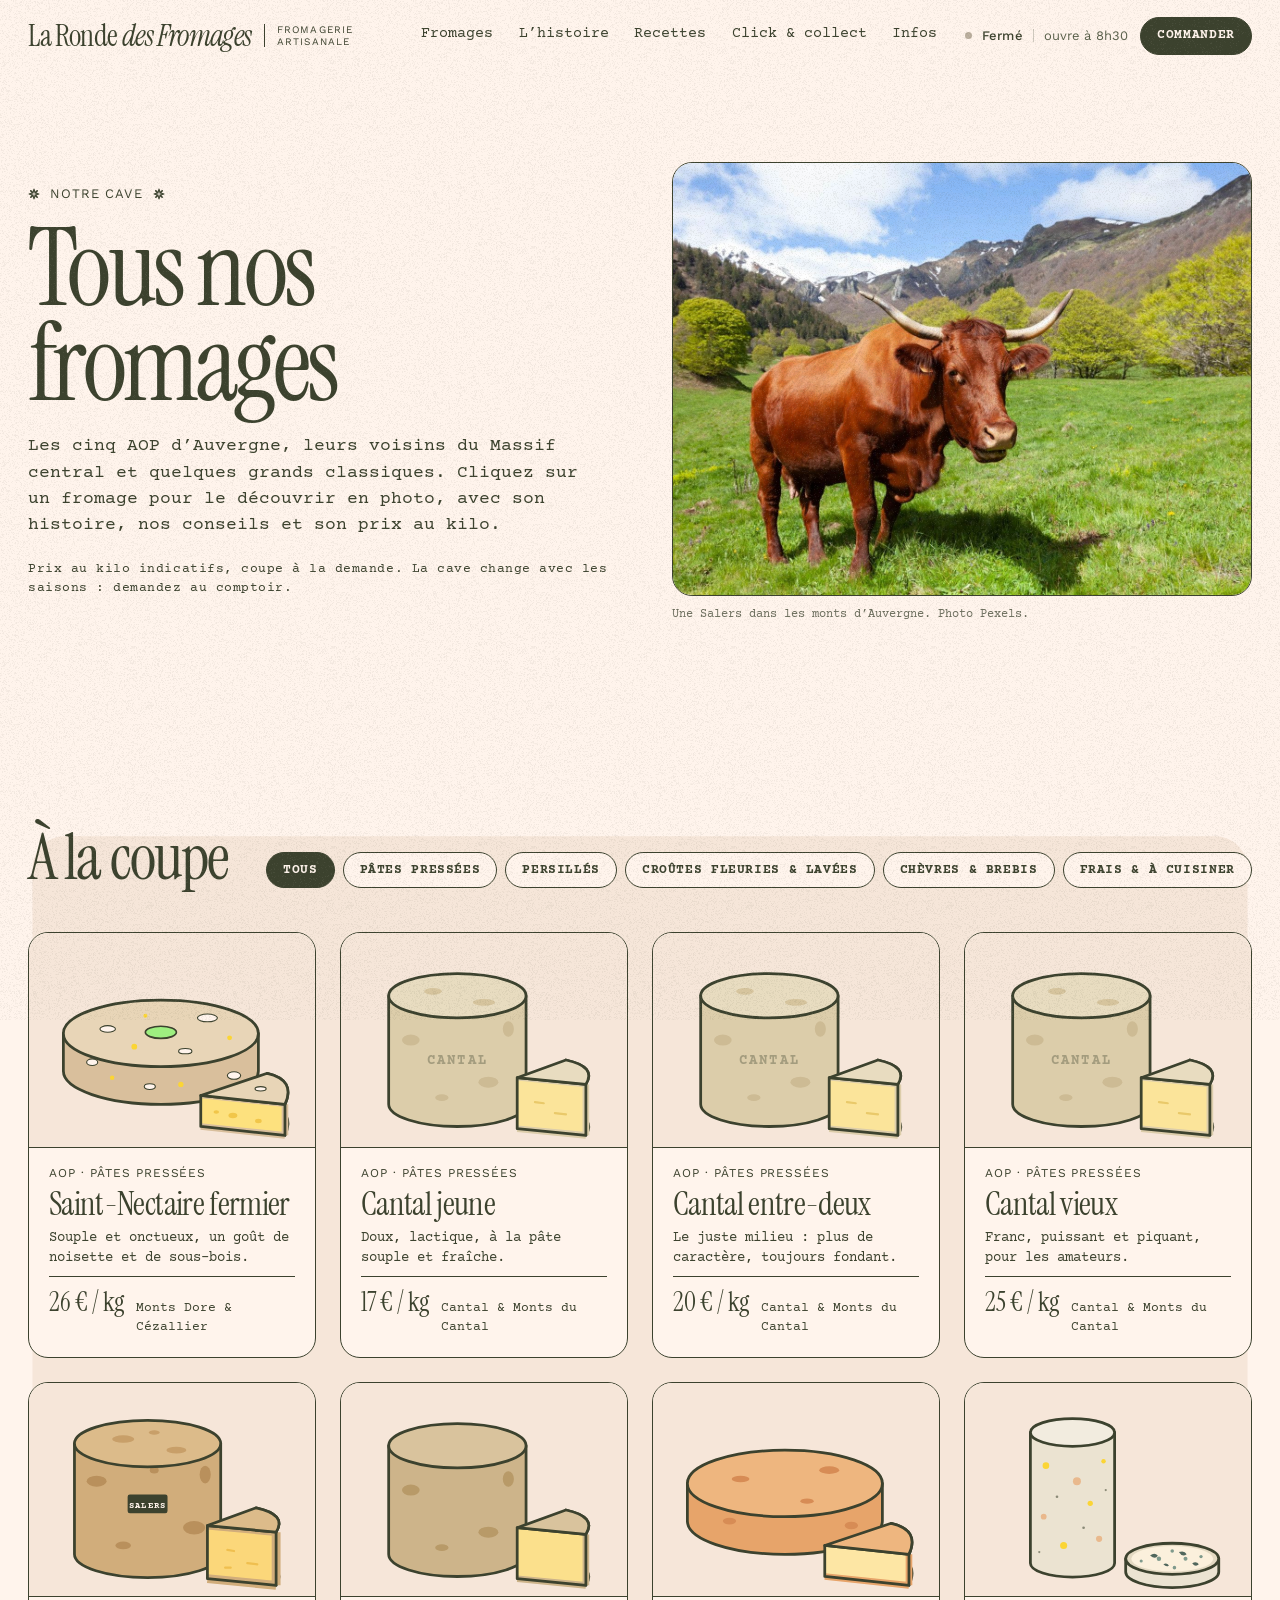
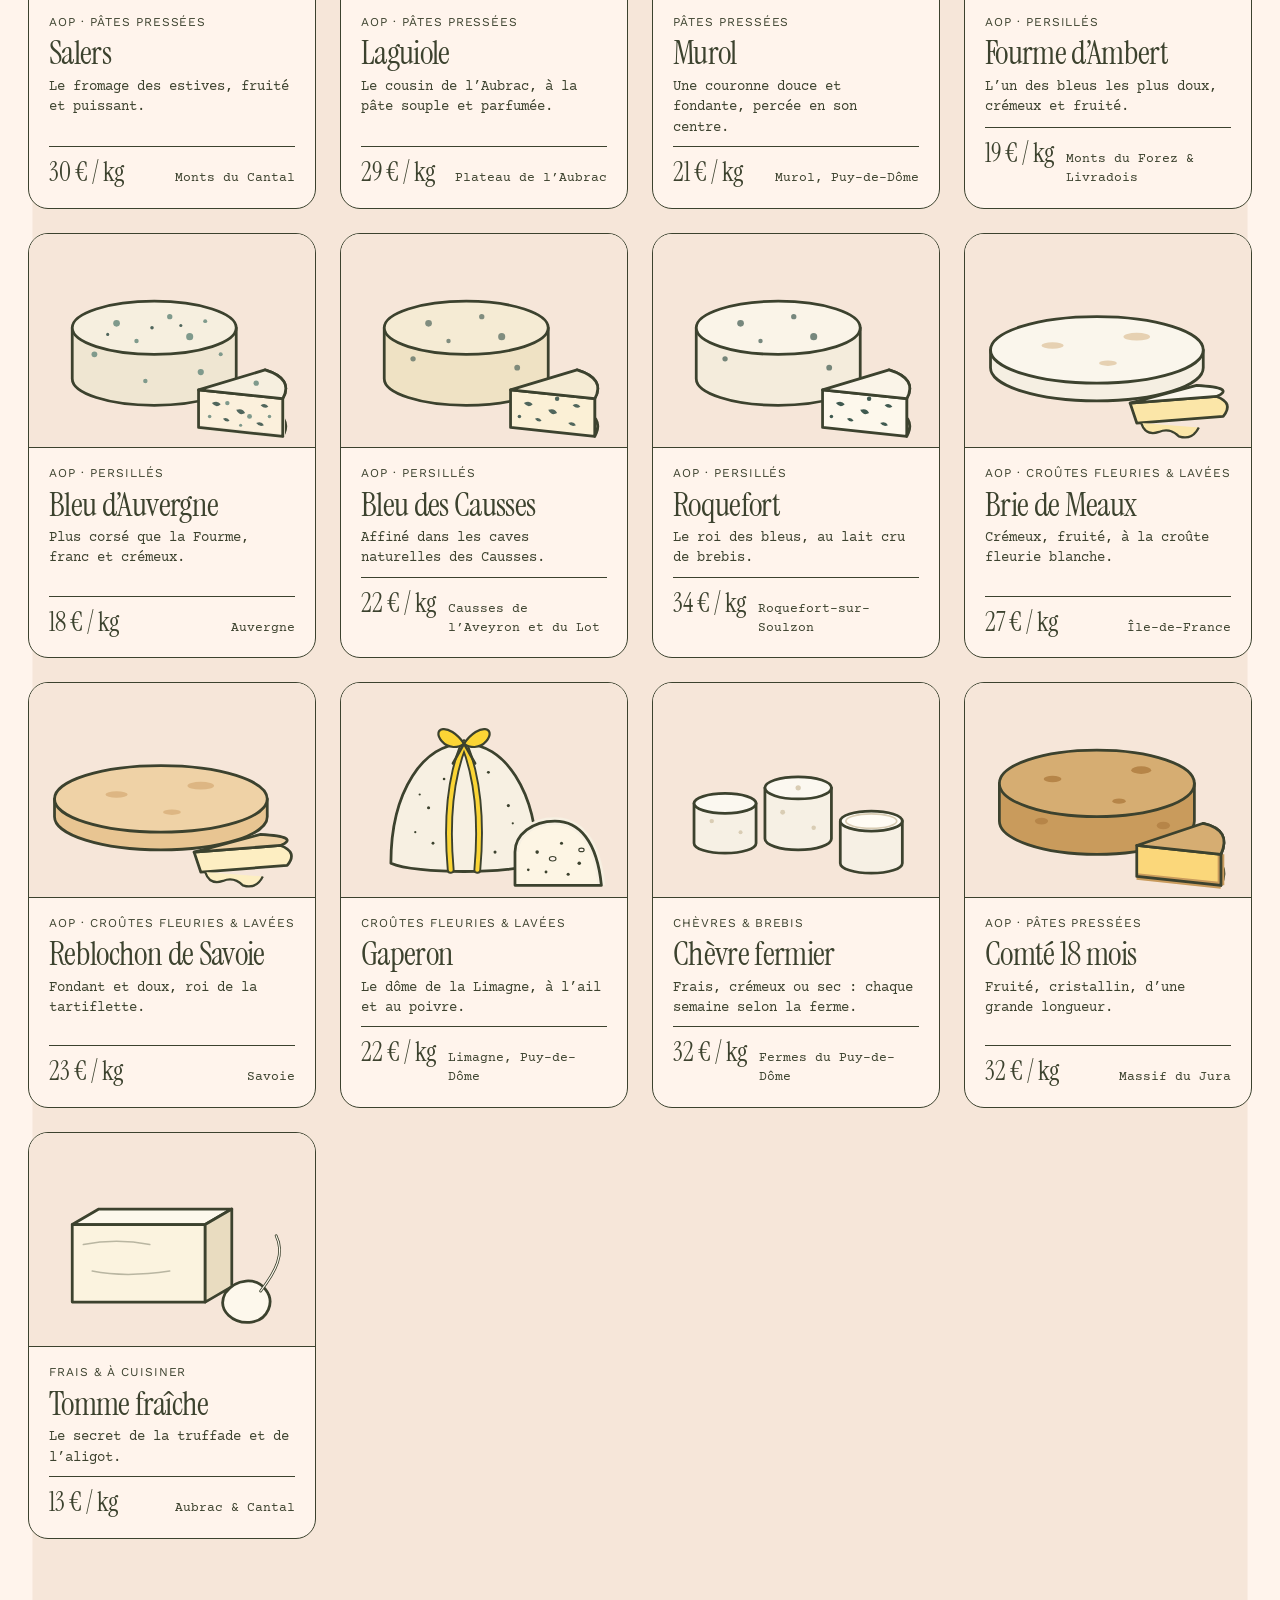
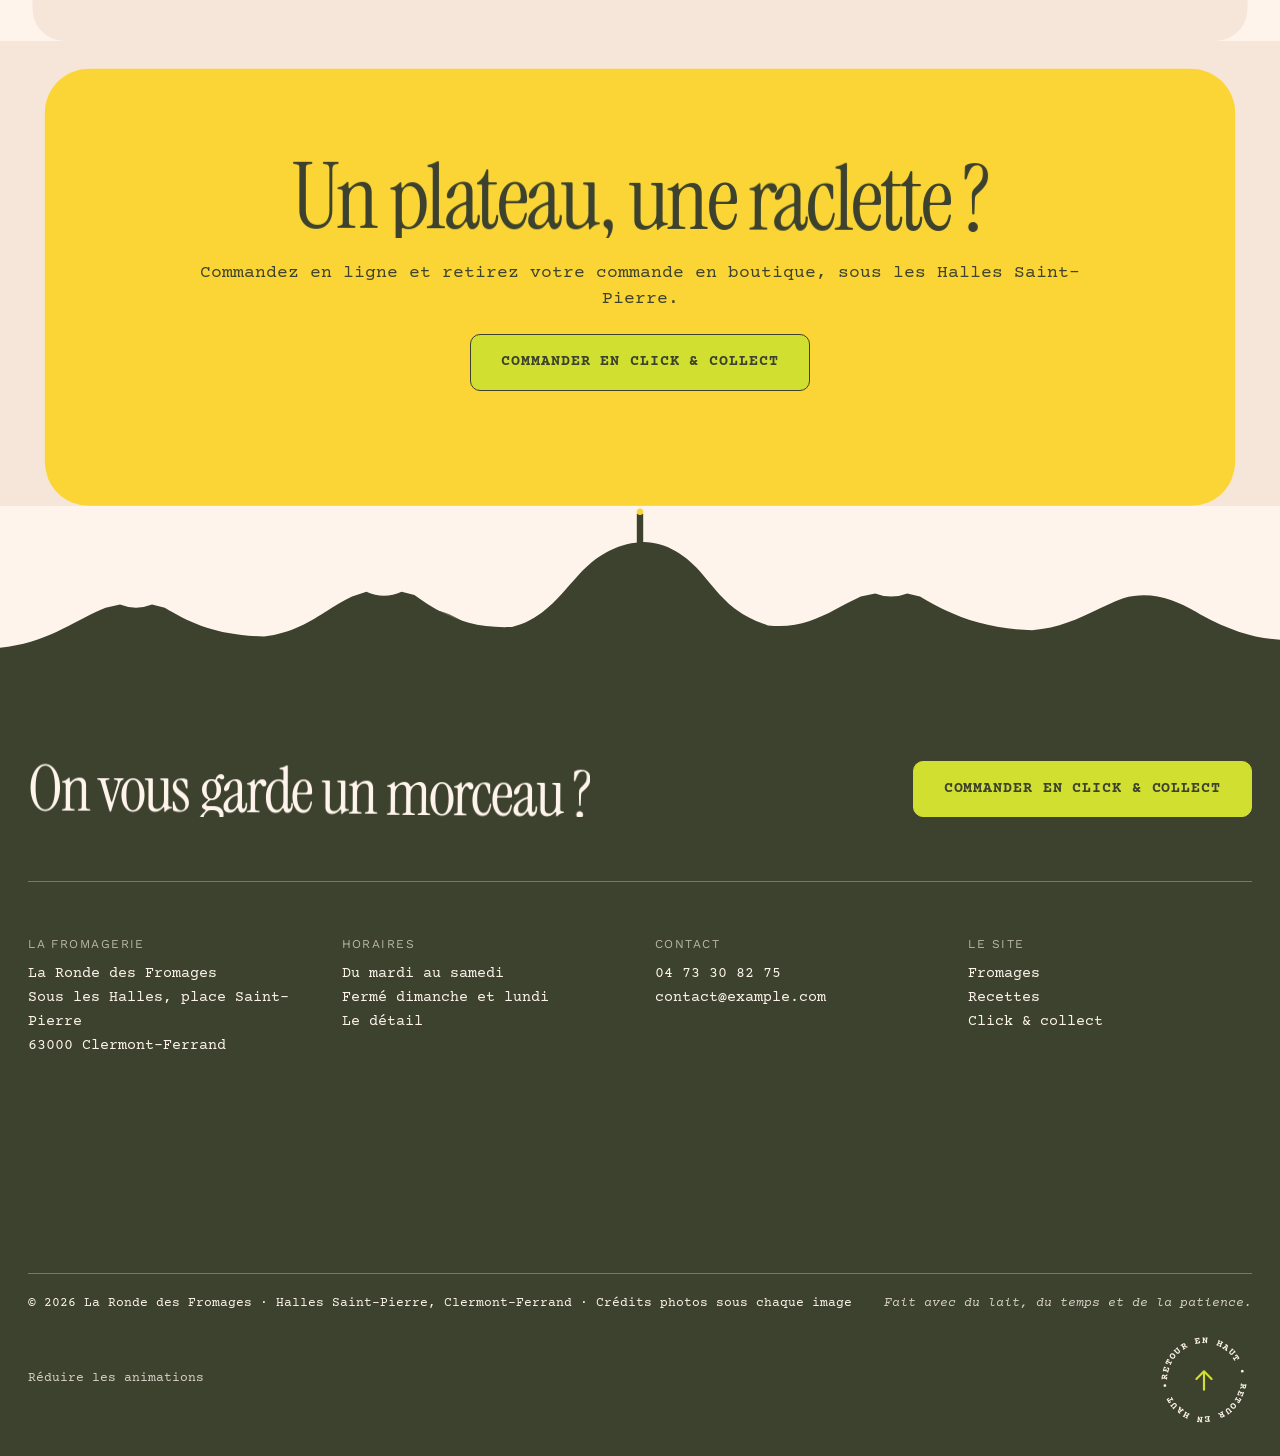
<file: fromages.html>
<!DOCTYPE html>
<html lang="fr" class="no-js">
<head>
  <meta charset="utf-8">
  <meta name="viewport" content="width=device-width, initial-scale=1">
  <title>Nos fromages — La Ronde des Fromages, Clermont-Ferrand</title>
  <meta name="description" content="Les fromages de La Ronde des Fromages à Clermont-Ferrand : Saint-Nectaire, Cantal, Salers, Fourme d’Ambert, Bleu d’Auvergne, Laguiole… en photo, avec leur prix au kilo.">
  <meta name="theme-color" content="#fff4ec">

  <!-- Partage sur les réseaux — ✏️ À PERSONNALISER : remplacez l’URL de l’image par l’adresse complète une fois le site en ligne -->
  <meta property="og:type" content="website">
  <meta property="og:locale" content="fr_FR">
  <meta property="og:site_name" content="La Ronde des Fromages">
  <meta property="og:title" content="Nos fromages — La Ronde des Fromages, Clermont-Ferrand">
  <meta property="og:description" content="Les grands fromages d’Auvergne, choisis avec soin et coupés à la demande, sous les Halles Saint-Pierre à Clermont-Ferrand.">
  <meta property="og:image" content="assets/img/og-image.jpg">
  <meta name="twitter:card" content="summary_large_image">

  <link rel="icon" href="assets/img/favicon.svg" type="image/svg+xml">
  <link rel="apple-touch-icon" href="assets/img/apple-touch-icon.png">
  <link rel="preload" href="assets/fonts/instrument-serif-400-latin.woff2" as="font" type="font/woff2" crossorigin>
  <link rel="preload" href="assets/fonts/courier-prime-400-latin.woff2" as="font" type="font/woff2" crossorigin>
  <link rel="stylesheet" href="assets/css/style.css">

  <script>document.documentElement.classList.replace('no-js', 'js');try{if(localStorage.getItem('lb-motion')==='reduced')document.documentElement.dataset.motion='reduced'}catch(e){}try{if(sessionStorage.getItem('lb-curtain'))document.documentElement.classList.add('is-arriving')}catch(e){}</script>
  <script src="assets/vendor/gsap.min.js" defer></script>
  <script src="assets/vendor/ScrollTrigger.min.js" defer></script>
  <script src="assets/vendor/SplitText.min.js" defer></script>
  <script src="assets/vendor/lenis.min.js" defer></script>
  <script src="assets/js/data.js" defer></script>
  <script src="assets/js/app.js" defer></script>
  <script src="assets/js/main.js" defer></script>

</head>
<body class="page-fromages">
  <a class="skip-link" href="#contenu">Aller au contenu</a>

  <!-- ============ Bibliothèque d’illustrations (réutilisées avec <use>) ============ -->
  <svg class="sprite" width="0" height="0" aria-hidden="true" focusable="false">
    <defs>
      <linearGradient id="sky-grad" x1="0" y1="0" x2="0" y2="1">
        <stop offset="0" stop-color="#fff4ec"/>
        <stop offset="1" stop-color="#f6e6d9"/>
      </linearGradient>
      <pattern id="lauze" width="14" height="24" patternUnits="userSpaceOnUse">
        <rect width="14" height="24" fill="#3c422e"/>
        <path d="M0,6 a7,7 0 0,0 14,0 M-7,18 a7,7 0 0,0 14,0 M7,18 a7,7 0 0,0 14,0" fill="none" stroke="#69714f" stroke-width="1.6"/>
      </pattern>

      <!-- Astérisque fleuri -->
      <symbol id="ast" viewBox="-11 -11 22 22">
        <g fill="currentColor">
          <path id="ast-petal" d="M0,-1.2 C2.5,-4 2.5,-7.6 0,-10.6 C-2.5,-7.6 -2.5,-4 0,-1.2 Z"/>
          <use href="#ast-petal" transform="rotate(45)"/>
          <use href="#ast-petal" transform="rotate(90)"/>
          <use href="#ast-petal" transform="rotate(135)"/>
          <use href="#ast-petal" transform="rotate(180)"/>
          <use href="#ast-petal" transform="rotate(225)"/>
          <use href="#ast-petal" transform="rotate(270)"/>
          <use href="#ast-petal" transform="rotate(315)"/>
        </g>
      </symbol>
      <symbol id="arrow" viewBox="0 0 24 24">
        <path d="M3,12 H20 M13,5 L20,12 L13,19" fill="none" stroke="currentColor" stroke-width="2" stroke-linecap="round" stroke-linejoin="round"/>
      </symbol>

      <!-- Meule entamée vue de dessus + sa part -->
      <symbol id="wheel-top" viewBox="-52 -52 104 104">
        <path d="M0,0 L39.84,23 A46,46 0 1,1 39.84,-23 Z" fill="#e2c9a6" stroke="#3c422e" stroke-width="2.5" stroke-linejoin="round"/>
        <path d="M0,0 L33.77,19.5 A39,39 0 1,1 33.77,-19.5 Z" fill="#fde17e" stroke="#3c422e" stroke-width="1.5" stroke-linejoin="round"/>
        <g fill="#f1c64a"><circle cx="-14" cy="-12" r="3"/><circle cx="-22" cy="10" r="2.2"/><circle cx="4" cy="22" r="2.6"/><circle cx="-4" cy="-26" r="1.8"/><circle cx="-28" cy="-6" r="1.6"/></g>
      </symbol>
      <symbol id="wedge-top" viewBox="-52 -52 104 104">
        <path d="M0,0 L39.84,-23 A46,46 0 0,1 39.84,23 Z" fill="#e2c9a6" stroke="#3c422e" stroke-width="2.5" stroke-linejoin="round"/>
        <path d="M0,0 L33.77,-19.5 A39,39 0 0,1 33.77,19.5 Z" fill="#fde17e" stroke="#3c422e" stroke-width="1.5" stroke-linejoin="round"/>
        <circle cx="22" cy="4" r="2.2" fill="#f1c64a"/>
      </symbol>

      <!-- Saint-Nectaire -->
      <symbol id="sn-wheel" viewBox="0 0 240 180">
        <path d="M22,78 L22,112 A88,30 0 0,0 198,112 L198,78 Z" fill="#d9bf9c" stroke="#3c422e" stroke-width="2.5" stroke-linejoin="round"/>
        <ellipse cx="110" cy="78" rx="88" ry="30" fill="#e8d5b7" stroke="#3c422e" stroke-width="2.5"/>
        <g fill="#fff4ec" stroke="#3c422e" stroke-width="1"><ellipse cx="62" cy="74" rx="7" ry="3"/><ellipse cx="152" cy="64" rx="9" ry="3.5"/><ellipse cx="132" cy="94" rx="6" ry="2.4"/><ellipse cx="48" cy="104" rx="5" ry="3"/><ellipse cx="176" cy="116" rx="6" ry="3.4"/><ellipse cx="100" cy="126" rx="5" ry="2.6"/></g>
        <g fill="#fbd535"><circle cx="86" cy="90" r="2.6"/><circle cx="172" cy="82" r="2.2"/><circle cx="96" cy="62" r="1.8"/><circle cx="128" cy="124" r="2.4"/><circle cx="66" cy="118" r="2"/></g>
        <ellipse cx="110" cy="77" rx="14" ry="5.5" fill="#9eef80" stroke="#3c422e" stroke-width="1.5"/>
      </symbol>
      <symbol id="sn-part" viewBox="0 0 240 180">
        <path d="M222,142 Q232,120 206,114 L206,142 Q232,148 222,170 Z" fill="#d9bf9c" stroke="#3c422e" stroke-width="2.5" stroke-linejoin="round"/>
        <path d="M146,134 L222,142 L222,170 L146,162 Z" fill="#fde17e"/>
        <path d="M146,162 L222,170 M222,142 L222,170" stroke="#d9bf9c" stroke-width="6"/>
        <path d="M146,134 L222,142" stroke="#d9bf9c" stroke-width="5"/>
        <g fill="#f1c64a"><ellipse cx="175" cy="152" rx="4" ry="2.5"/><ellipse cx="198" cy="157" rx="3" ry="2"/><ellipse cx="160" cy="149" rx="2.5" ry="1.6"/></g>
        <path d="M146,134 L222,142 L222,170 L146,162 Z" fill="none" stroke="#3c422e" stroke-width="2.5" stroke-linejoin="round"/>
        <path d="M146,134 L206,114 Q232,120 222,142 Z" fill="#e8d5b7" stroke="#3c422e" stroke-width="2.5" stroke-linejoin="round"/>
        <ellipse cx="200" cy="128" rx="5" ry="2" fill="#fff4ec" stroke="#3c422e" stroke-width="1"/>
      </symbol>

      <!-- Cantal -->
      <symbol id="ca-wheel" viewBox="0 0 240 180">
        <path d="M34,44 L34,142 A62,20 0 0,0 158,142 L158,44 Z" fill="#dccdaa" stroke="#3c422e" stroke-width="2.5" stroke-linejoin="round"/>
        <g fill="#cdbb94"><ellipse cx="54" cy="84" rx="8" ry="5"/><ellipse cx="124" cy="122" rx="9" ry="5"/><ellipse cx="82" cy="136" rx="6" ry="3"/><ellipse cx="142" cy="74" rx="5" ry="7"/></g>
        <text x="96" y="106" text-anchor="middle" font-family="'Courier Prime', monospace" font-size="13" font-weight="700" letter-spacing="2" fill="#3c422e" opacity=".35">CANTAL</text>
        <ellipse cx="96" cy="44" rx="62" ry="20" fill="#e8dcc0" stroke="#3c422e" stroke-width="2.5"/>
        <g fill="#d6c49d"><ellipse cx="74" cy="40" rx="8" ry="3"/><ellipse cx="120" cy="50" rx="10" ry="3"/></g>
      </symbol>
      <symbol id="ca-part" viewBox="0 0 240 180">
        <path d="M212,124 Q222,108 194,102 L194,148 Q222,154 212,170 Z" fill="#dccdaa" stroke="#3c422e" stroke-width="2.5" stroke-linejoin="round"/>
        <path d="M150,118 L212,124 L212,170 L150,164 Z" fill="#fbe49a"/>
        <path d="M150,164 L212,170 M212,124 L212,170" stroke="#dccdaa" stroke-width="6"/>
        <path d="M150,118 L212,124" stroke="#dccdaa" stroke-width="5"/>
        <path d="M166,140 l8,1 M184,150 l10,1" stroke="#e9c96a" stroke-width="2" stroke-linecap="round"/>
        <path d="M150,118 L212,124 L212,170 L150,164 Z" fill="none" stroke="#3c422e" stroke-width="2.5" stroke-linejoin="round"/>
        <path d="M150,118 L194,102 Q222,108 212,124 Z" fill="#e8dcc0" stroke="#3c422e" stroke-width="2.5" stroke-linejoin="round"/>
      </symbol>

      <!-- Salers -->
      <symbol id="sa-wheel" viewBox="0 0 240 180">
        <path d="M32,42 L32,142 A66,21 0 0,0 164,142 L164,42 Z" fill="#d1ad7b" stroke="#3c422e" stroke-width="2.5" stroke-linejoin="round"/>
        <g fill="#b9905c"><ellipse cx="52" cy="76" rx="9" ry="5"/><ellipse cx="140" cy="118" rx="10" ry="6"/><ellipse cx="76" cy="134" rx="7" ry="3.5"/><ellipse cx="150" cy="70" rx="5" ry="8"/><ellipse cx="104" cy="66" rx="4" ry="3"/></g>
        <rect x="80" y="88" width="36" height="17" rx="2" fill="#3c422e"/>
        <text x="98" y="100" text-anchor="middle" font-family="'Courier Prime', monospace" font-size="8.5" font-weight="700" letter-spacing="1" fill="#fff4ec">SALERS</text>
        <ellipse cx="98" cy="42" rx="66" ry="21" fill="#dcbb8a" stroke="#3c422e" stroke-width="2.5"/>
        <g fill="#c89f69"><ellipse cx="76" cy="38" rx="10" ry="3.4"/><ellipse cx="124" cy="48" rx="9" ry="3"/><ellipse cx="104" cy="32" rx="5" ry="2"/></g>
      </symbol>
      <symbol id="sa-part" viewBox="0 0 240 180">
        <path d="M214,122 Q224,106 196,100 L196,148 Q224,154 214,170 Z" fill="#d1ad7b" stroke="#3c422e" stroke-width="2.5" stroke-linejoin="round"/>
        <path d="M152,116 L214,122 L214,170 L152,164 Z" fill="#fbd77a"/>
        <path d="M152,164 L214,170 M214,122 L214,170" stroke="#d1ad7b" stroke-width="8"/>
        <path d="M152,116 L214,122" stroke="#d1ad7b" stroke-width="7"/>
        <path d="M170,138 l6,1 M188,150 l9,1 M168,154 l5,0" stroke="#efbf4f" stroke-width="2" stroke-linecap="round"/>
        <path d="M152,116 L214,122 L214,170 L152,164 Z" fill="none" stroke="#3c422e" stroke-width="2.5" stroke-linejoin="round"/>
        <path d="M152,116 L196,100 Q224,106 214,122 Z" fill="#dcbb8a" stroke="#3c422e" stroke-width="2.5" stroke-linejoin="round"/>
      </symbol>

      <!-- Fourme d’Ambert -->
      <symbol id="fa-wheel" viewBox="0 0 240 180">
        <path d="M50,32 L50,150 A38,12.5 0 0,0 126,150 L126,32 Z" fill="#ebe3d1" stroke="#3c422e" stroke-width="2.5" stroke-linejoin="round"/>
        <g fill="#fbd535"><circle cx="64" cy="62" r="3"/><circle cx="104" cy="96" r="2.4"/><circle cx="80" cy="134" r="3.2"/><circle cx="116" cy="58" r="2"/></g>
        <g fill="#e9b98d"><circle cx="92" cy="76" r="3.6"/><circle cx="62" cy="108" r="2.6"/><circle cx="112" cy="128" r="2.8"/></g>
        <g fill="#3c422e" opacity=".55"><circle cx="74" cy="90" r="1.2"/><circle cx="98" cy="118" r="1.2"/><circle cx="58" cy="140" r="1"/><circle cx="118" cy="84" r="1"/></g>
        <ellipse cx="88" cy="32" rx="38" ry="12.5" fill="#f2ecdf" stroke="#3c422e" stroke-width="2.5"/>
      </symbol>
      <symbol id="fa-part" viewBox="0 0 240 180">
        <path d="M136,146 L136,158 A42,14 0 0,0 220,158 L220,146 Z" fill="#ebe3d1" stroke="#3c422e" stroke-width="2.5" stroke-linejoin="round"/>
        <ellipse cx="178" cy="146" rx="42" ry="14" fill="#e3d9c2" stroke="#3c422e" stroke-width="2.5"/>
        <ellipse cx="178" cy="146" rx="37" ry="11.5" fill="#fbf0dc"/>
        <g fill="#50665c"><path d="M158,143 q4,-3 7,0 q-2,4 -7,0 Z"/><path d="M184,140 q5,-2 7,2 q-4,3 -7,-2 Z"/><path d="M196,150 q4,-2 6,1 q-3,3 -6,-1 Z"/><path d="M170,151 q3,-2 5,1 q-2,2 -5,-1 Z"/></g>
        <g fill="#7f9a8c"><circle cx="166" cy="146" r="2"/><circle cx="190" cy="146" r="1.8"/><circle cx="178" cy="139" r="1.6"/><circle cx="204" cy="144" r="1.5"/><circle cx="150" cy="148" r="1.4"/><circle cx="180" cy="154" r="1.6"/></g>
      </symbol>

      <!-- Bleu d’Auvergne -->
      <symbol id="ba-wheel" viewBox="0 0 240 180">
        <path d="M30,72 L30,118 A74,24 0 0,0 178,118 L178,72 Z" fill="#efe6d2" stroke="#3c422e" stroke-width="2.5" stroke-linejoin="round"/>
        <g fill="#7f9a8c"><circle cx="50" cy="96" r="2.6"/><circle cx="96" cy="120" r="2"/><circle cx="146" cy="112" r="2.8"/><circle cx="164" cy="96" r="1.8"/></g>
        <ellipse cx="104" cy="72" rx="74" ry="24" fill="#f6efdf" stroke="#3c422e" stroke-width="2.5"/>
        <g fill="#7f9a8c"><circle cx="70" cy="68" r="3"/><circle cx="118" cy="62" r="2.4"/><circle cx="136" cy="80" r="3.2"/><circle cx="88" cy="84" r="2"/><circle cx="150" cy="66" r="1.8"/></g>
        <g fill="#50665c"><circle cx="102" cy="72" r="1.6"/><circle cx="62" cy="78" r="1.4"/><circle cx="128" cy="70" r="1.4"/></g>
      </symbol>
      <symbol id="ba-part" viewBox="0 0 240 180">
        <path d="M220,136 Q230,118 204,110 L204,144 Q230,152 220,170 Z" fill="#efe6d2" stroke="#3c422e" stroke-width="2.5" stroke-linejoin="round"/>
        <path d="M144,128 L220,136 L220,170 L144,162 Z" fill="#fbf0dc"/>
        <g fill="#50665c"><path d="M156,140 q5,-3 8,1 q-4,4 -8,-1 Z"/><path d="M178,146 q6,-2 8,3 q-5,3 -8,-3 Z"/><path d="M200,142 q4,-3 7,1 q-3,3 -7,-1 Z"/><path d="M166,154 q4,-2 6,2 q-3,2 -6,-2 Z"/><path d="M196,158 q5,-2 7,2 q-4,2 -7,-2 Z"/></g>
        <g fill="#7f9a8c"><circle cx="170" cy="140" r="2"/><circle cx="190" cy="152" r="2.2"/><circle cx="208" cy="152" r="1.6"/><circle cx="154" cy="152" r="1.6"/><circle cx="182" cy="160" r="1.4"/></g>
        <path d="M144,162 L220,170 M220,136 L220,170" stroke="#efe6d2" stroke-width="4"/>
        <path d="M144,128 L220,136 L220,170 L144,162 Z" fill="none" stroke="#3c422e" stroke-width="2.5" stroke-linejoin="round"/>
        <path d="M144,128 L204,110 Q230,118 220,136 Z" fill="#f6efdf" stroke="#3c422e" stroke-width="2.5" stroke-linejoin="round"/>
        <circle cx="196" cy="122" r="2.4" fill="#7f9a8c"/>
      </symbol>

      <!-- Gaperon -->
      <symbol id="ga-wheel" viewBox="0 0 240 180">
        <path d="M36,150 C36,84 66,42 102,42 C138,42 168,84 168,150 C146,160 58,160 36,150 Z" fill="#f7f0e2" stroke="#3c422e" stroke-width="2.5" stroke-linejoin="round"/>
        <g fill="#3c422e"><circle cx="70" cy="100" r="1.4"/><circle cx="84" cy="74" r="1.2"/><circle cx="124" cy="68" r="1.3"/><circle cx="142" cy="98" r="1.4"/><circle cx="74" cy="132" r="1.3"/><circle cx="150" cy="130" r="1.2"/><circle cx="58" cy="122" r="1"/><circle cx="130" cy="140" r="1.4"/><circle cx="62" cy="88" r="1"/><circle cx="146" cy="114" r="1"/></g>
        <path d="M102,42 C90,72 86,112 90,156 M102,42 C114,72 118,112 114,156" fill="none" stroke="#3c422e" stroke-width="7" stroke-linecap="round"/>
        <path d="M102,42 C90,72 86,112 90,156 M102,42 C114,72 118,112 114,156" fill="none" stroke="#fbd535" stroke-width="3.6" stroke-linecap="round"/>
        <path d="M102,42 C88,22 72,28 82,40 C88,47 97,46 102,42 Z M102,42 C116,22 132,28 122,40 C116,47 107,46 102,42 Z" fill="#fbd535" stroke="#3c422e" stroke-width="2" stroke-linejoin="round"/>
        <path d="M102,42 L92,60 M102,42 L112,60" stroke="#3c422e" stroke-width="2.4" stroke-linecap="round"/>
      </symbol>
      <symbol id="ga-part" viewBox="0 0 240 180">
        <path d="M148,170 L148,140 C148,124 164,112 184,112 C206,112 222,130 226,170 Z" fill="#fdf5e4"/>
        <path d="M148,140 C148,124 164,112 184,112 C206,112 222,130 226,170" fill="none" stroke="#f7f0e2" stroke-width="7"/>
        <g fill="#3c422e"><circle cx="168" cy="140" r="1.6"/><circle cx="190" cy="132" r="1.4"/><circle cx="206" cy="150" r="1.6"/><circle cx="176" cy="158" r="1.3"/><circle cx="160" cy="156" r="1.2"/><circle cx="196" cy="160" r="1.4"/></g>
        <g fill="#fff4ec" stroke="#3c422e" stroke-width="1"><ellipse cx="182" cy="146" rx="3" ry="2"/><ellipse cx="208" cy="138" rx="2.4" ry="1.6"/></g>
        <path d="M148,170 L148,140 C148,124 164,112 184,112 C206,112 222,130 226,170 Z" fill="none" stroke="#3c422e" stroke-width="2.5" stroke-linejoin="round"/>
      </symbol>


      <!-- Dessins génériques, colorés par les variables --rind, --top, --paste, --spot, --vein -->
      <symbol id="tall-wheel" viewBox="0 0 240 180">
        <path d="M34,44 L34,142 A62,20 0 0,0 158,142 L158,44 Z" style="fill:var(--rind,#dccdaa)" stroke="#3c422e" stroke-width="2.5" stroke-linejoin="round"/>
        <g style="fill:var(--spot,#cdbb94)"><ellipse cx="54" cy="84" rx="8" ry="5"/><ellipse cx="124" cy="122" rx="9" ry="5"/><ellipse cx="82" cy="136" rx="6" ry="3"/><ellipse cx="142" cy="74" rx="5" ry="7"/></g>
        <ellipse cx="96" cy="44" rx="62" ry="20" style="fill:var(--top,#e8dcc0)" stroke="#3c422e" stroke-width="2.5"/>
      </symbol>
      <symbol id="tall-part" viewBox="0 0 240 180">
        <path d="M212,124 Q222,108 194,102 L194,148 Q222,154 212,170 Z" style="fill:var(--rind,#dccdaa)" stroke="#3c422e" stroke-width="2.5" stroke-linejoin="round"/>
        <path d="M150,118 L212,124 L212,170 L150,164 Z" style="fill:var(--paste,#fbe49a)"/>
        <path d="M150,164 L212,170 M212,124 L212,170" style="stroke:var(--rind,#dccdaa)" stroke-width="6"/>
        <path d="M150,118 L212,124 L212,170 L150,164 Z" fill="none" stroke="#3c422e" stroke-width="2.5" stroke-linejoin="round"/>
        <path d="M150,118 L194,102 Q222,108 212,124 Z" style="fill:var(--top,#e8dcc0)" stroke="#3c422e" stroke-width="2.5" stroke-linejoin="round"/>
      </symbol>
      <symbol id="disc-wheel" viewBox="0 0 240 180">
        <path d="M22,78 L22,112 A88,30 0 0,0 198,112 L198,78 Z" style="fill:var(--rind,#d9bf9c)" stroke="#3c422e" stroke-width="2.5" stroke-linejoin="round"/>
        <ellipse cx="110" cy="78" rx="88" ry="30" style="fill:var(--top,#e8d5b7)" stroke="#3c422e" stroke-width="2.5"/>
        <g style="fill:var(--spot,#c9a978)"><ellipse cx="70" cy="74" rx="8" ry="3"/><ellipse cx="150" cy="66" rx="9" ry="3.5"/><ellipse cx="130" cy="94" rx="6" ry="2.4"/><ellipse cx="60" cy="112" rx="6" ry="3"/><ellipse cx="170" cy="116" rx="6" ry="3.4"/></g>
      </symbol>
      <symbol id="disc-part" viewBox="0 0 240 180">
        <path d="M222,142 Q232,120 206,114 L206,142 Q232,148 222,170 Z" style="fill:var(--rind,#d9bf9c)" stroke="#3c422e" stroke-width="2.5" stroke-linejoin="round"/>
        <path d="M146,134 L222,142 L222,170 L146,162 Z" style="fill:var(--paste,#fde17e)"/>
        <path d="M146,162 L222,170 M222,142 L222,170" style="stroke:var(--rind,#d9bf9c)" stroke-width="6"/>
        <path d="M146,134 L222,142 L222,170 L146,162 Z" fill="none" stroke="#3c422e" stroke-width="2.5" stroke-linejoin="round"/>
        <path d="M146,134 L206,114 Q232,120 222,142 Z" style="fill:var(--top,#e8d5b7)" stroke="#3c422e" stroke-width="2.5" stroke-linejoin="round"/>
      </symbol>
      <symbol id="blue-wheel" viewBox="0 0 240 180">
        <path d="M30,72 L30,118 A74,24 0 0,0 178,118 L178,72 Z" style="fill:var(--rind,#efe6d2)" stroke="#3c422e" stroke-width="2.5" stroke-linejoin="round"/>
        <ellipse cx="104" cy="72" rx="74" ry="24" style="fill:var(--top,#f6efdf)" stroke="#3c422e" stroke-width="2.5"/>
        <g style="fill:var(--vein,#50665c)" opacity=".7"><circle cx="70" cy="68" r="3"/><circle cx="118" cy="62" r="2.4"/><circle cx="136" cy="80" r="3.2"/><circle cx="88" cy="84" r="2"/><circle cx="56" cy="100" r="2.4"/><circle cx="150" cy="108" r="2.6"/></g>
      </symbol>
      <symbol id="blue-part" viewBox="0 0 240 180">
        <path d="M220,136 Q230,118 204,110 L204,144 Q230,152 220,170 Z" style="fill:var(--rind,#efe6d2)" stroke="#3c422e" stroke-width="2.5" stroke-linejoin="round"/>
        <path d="M144,128 L220,136 L220,170 L144,162 Z" style="fill:var(--paste,#fbf0dc)"/>
        <g style="fill:var(--vein,#50665c)"><path d="M156,140 q5,-3 8,1 q-4,4 -8,-1 Z"/><path d="M178,146 q6,-2 8,3 q-5,3 -8,-3 Z"/><path d="M200,142 q4,-3 7,1 q-3,3 -7,-1 Z"/><path d="M166,154 q4,-2 6,2 q-3,2 -6,-2 Z"/><path d="M196,158 q5,-2 7,2 q-4,2 -7,-2 Z"/><circle cx="186" cy="136" r="2"/><circle cx="152" cy="152" r="1.6"/></g>
        <path d="M144,128 L220,136 L220,170 L144,162 Z" fill="none" stroke="#3c422e" stroke-width="2.5" stroke-linejoin="round"/>
        <path d="M144,128 L204,110 Q230,118 220,136 Z" style="fill:var(--top,#f6efdf)" stroke="#3c422e" stroke-width="2.5" stroke-linejoin="round"/>
      </symbol>
      <symbol id="soft-wheel" viewBox="0 0 240 180">
        <path d="M14,92 L14,108 A96,30 0 0,0 206,108 L206,92 Z" style="fill:var(--rind,#f5efe2)" stroke="#3c422e" stroke-width="2.5" stroke-linejoin="round"/>
        <ellipse cx="110" cy="92" rx="96" ry="30" style="fill:var(--top,#faf6ec)" stroke="#3c422e" stroke-width="2.5"/>
        <g style="fill:var(--spot,#d9b98c)" opacity=".6"><ellipse cx="70" cy="88" rx="10" ry="3"/><ellipse cx="146" cy="80" rx="12" ry="3.5"/><ellipse cx="120" cy="104" rx="8" ry="2.4"/></g>
      </symbol>
      <symbol id="soft-part" viewBox="0 0 240 180">
        <path d="M140,140 L218,134 Q234,140 224,152 L146,158 Z" style="fill:var(--paste,#fbe6a8)" stroke="#3c422e" stroke-width="2.5" stroke-linejoin="round"/>
        <path d="M150,158 Q154,170 166,166 Q176,162 184,170 Q196,174 202,162" style="fill:var(--paste,#fbe6a8)" stroke="#3c422e" stroke-width="2" stroke-linejoin="round"/>
        <path d="M140,140 L200,124 Q236,126 218,134 Z" style="fill:var(--top,#faf6ec)" stroke="#3c422e" stroke-width="2.5" stroke-linejoin="round"/>
      </symbol>
      <symbol id="goat-wheel" viewBox="0 0 240 180">
        <g stroke="#3c422e" stroke-width="2.5" stroke-linejoin="round">
          <path d="M28,96 L28,132 A28,9 0 0,0 84,132 L84,96 Z" style="fill:var(--rind,#f6f0e4)"/><ellipse cx="56" cy="96" rx="28" ry="9" style="fill:var(--top,#fbf8f0)"/>
          <path d="M92,82 L92,128 A30,10 0 0,0 152,128 L152,82 Z" style="fill:var(--rind,#f6f0e4)"/><ellipse cx="122" cy="82" rx="30" ry="10" style="fill:var(--top,#fbf8f0)"/>
        </g>
        <g style="fill:var(--spot,#d9cdb4)"><circle cx="44" cy="112" r="2"/><circle cx="70" cy="122" r="1.8"/><circle cx="108" cy="104" r="2.2"/><circle cx="136" cy="118" r="2"/><circle cx="122" cy="82" r="2.4"/></g>
      </symbol>
      <symbol id="goat-part" viewBox="0 0 240 180">
        <g stroke="#3c422e" stroke-width="2.5" stroke-linejoin="round">
          <path d="M160,112 L160,150 A28,9 0 0,0 216,150 L216,112 Z" style="fill:var(--rind,#f6f0e4)"/>
          <ellipse cx="188" cy="112" rx="28" ry="9" style="fill:var(--paste,#fffcf4)"/>
          <ellipse cx="188" cy="112" rx="23" ry="6.5" fill="none" style="stroke:var(--spot,#d9cdb4)" stroke-width="1.5"/>
        </g>
      </symbol>
      <symbol id="fresh-wheel" viewBox="0 0 240 180">
        <path d="M30,70 L150,70 L174,56 L54,56 Z" style="fill:var(--top,#fdf8ec)" stroke="#3c422e" stroke-width="2.5" stroke-linejoin="round"/>
        <path d="M30,70 L150,70 L150,140 L30,140 Z" style="fill:var(--rind,#fbf3df)" stroke="#3c422e" stroke-width="2.5" stroke-linejoin="round"/>
        <path d="M150,70 L174,56 L174,126 L150,140 Z" style="fill:var(--spot,#e9dcc0)" stroke="#3c422e" stroke-width="2.5" stroke-linejoin="round"/>
        <path d="M40,88 q30,-6 60,0 M48,112 q30,6 70,0" fill="none" stroke="#3c422e" stroke-width="1.4" opacity=".35" stroke-linecap="round"/>
      </symbol>
      <symbol id="fresh-part" viewBox="0 0 240 180">
        <path d="M168,132 C178,118 196,118 204,128 C214,140 206,156 192,158 C176,160 160,148 168,132 Z" style="fill:var(--paste,#fdf8ec)" stroke="#3c422e" stroke-width="2.5"/>
        <path d="M200,130 C214,112 222,96 214,80" fill="none" stroke="#3c422e" stroke-width="2.5" stroke-linecap="round"/>
        <path d="M200,130 C214,112 222,96 214,80" fill="none" style="stroke:var(--paste,#fdf8ec)" stroke-width="1" stroke-linecap="round"/>
      </symbol>

      <!-- Vache de Salers, nuage, buron, gentiane, miette -->
      <symbol id="cow" viewBox="0 0 132 86">
        <path d="M22,26 Q12,32 12,50" fill="none" stroke="#3c422e" stroke-width="3.2" stroke-linecap="round"/>
        <g fill="#3c422e">
          <path d="M20,30 Q20,18 34,18 L86,18 Q100,18 100,32 L100,48 Q100,56 92,56 L30,56 Q20,56 20,46 Z"/>
          <rect x="25" y="50" width="8" height="28" rx="3"/><rect x="38" y="50" width="8" height="25" rx="3"/>
          <rect x="80" y="50" width="8" height="28" rx="3"/><rect x="91" y="50" width="8" height="25" rx="3"/>
          <path d="M94,24 C104,22 112,26 118,36 C122,44 122,54 116,58 C110,60 104,56 100,48 Z"/>
        </g>
        <path d="M106,28 C104,16 96,12 90,14 M114,32 C120,20 128,18 130,24" fill="none" stroke="#3c422e" stroke-width="3" stroke-linecap="round"/>
        <circle cx="110" cy="38" r="1.8" fill="#fff4ec"/>
      </symbol>
      <symbol id="cloud" viewBox="0 0 140 50">
        <path d="M8,46 Q2,46 2,38 Q2,28 14,28 Q16,14 32,14 Q40,2 58,6 Q70,-2 84,8 Q100,4 106,18 Q122,16 126,30 Q138,30 138,40 Q138,46 130,46 Z" fill="#fff4ec" stroke="#3c422e" stroke-width="2.5" stroke-linejoin="round"/>
      </symbol>
      <symbol id="hut" viewBox="0 0 240 180">
        <path d="M156,22 L174,22 L174,66 L156,66 Z" fill="#ece3d3" stroke="#3c422e" stroke-width="2.5" stroke-linejoin="round"/>
        <path d="M151,15 L179,15 L179,24 L151,24 Z" fill="#3c422e"/>
        <path d="M46,96 L194,96 L194,172 L46,172 Z" fill="#ece3d3" stroke="#3c422e" stroke-width="2.5" stroke-linejoin="round"/>
        <g fill="none" stroke="#3c422e" stroke-width="1.6" stroke-linecap="round" opacity=".6"><path d="M54,110 h14 M76,106 h10 M150,112 h16 M172,106 h12 M56,140 h12 M160,146 h18 M52,160 h16 M168,162 h14 M78,152 h10 M160,126 h8"/></g>
        <path d="M24,102 L120,8 L216,102 Z" fill="url(#lauze)" stroke="#3c422e" stroke-width="2.5" stroke-linejoin="round"/>
        <path d="M100,172 L100,134 Q120,114 140,134 L140,172 Z" fill="#3c422e"/>
        <rect x="160" y="118" width="18" height="16" rx="2" fill="#3c422e"/>
        <rect x="62" y="118" width="18" height="16" rx="2" fill="#3c422e"/>
        <path d="M28,172 H212" stroke="#3c422e" stroke-width="2.5" stroke-linecap="round"/>
      </symbol>
      <symbol id="gentian" viewBox="0 0 40 170">
        <path d="M20,170 V14" stroke="#3c422e" stroke-width="3" stroke-linecap="round"/>
        <g fill="#9eef80" stroke="#3c422e" stroke-width="2" stroke-linejoin="round">
          <path d="M20,152 C8,150 1,140 2,130 C12,133 19,142 20,152 Z"/><path d="M20,152 C32,150 39,140 38,130 C28,133 21,142 20,152 Z"/>
          <path d="M20,120 C9,117 4,108 5,101 C14,104 19,111 20,120 Z"/><path d="M20,120 C31,117 36,108 35,101 C26,104 21,111 20,120 Z"/>
        </g>
        <g fill="#fbd535" stroke="#3c422e" stroke-width="1.8">
          <circle cx="11" cy="86" r="5.5"/><circle cx="29" cy="86" r="5.5"/><circle cx="20" cy="81" r="5.5"/>
          <circle cx="12" cy="56" r="5"/><circle cx="28" cy="56" r="5"/><circle cx="20" cy="51" r="5"/>
          <circle cx="14" cy="28" r="4.5"/><circle cx="26" cy="28" r="4.5"/><circle cx="20" cy="21" r="5"/>
        </g>
      </symbol>
      <symbol id="crumb" viewBox="-8 -8 16 16">
        <path d="M-6,0 Q-4,-6 0,-5 Q6,-3 5,2 Q1,6 -4,4 Z" fill="#fbf0dc" stroke="#3c422e" stroke-width="1.2"/>
        <circle cx="-1.5" cy="0" r="1.4" fill="#50665c"/><circle cx="2" cy="1.2" r="1" fill="#3c422e"/>
      </symbol>
    </defs>
  </svg>

  <!-- ============ Curseur & grain ============ -->
  <div class="cursor" aria-hidden="true">
    <div class="cursor__ring"><span class="cursor__ring-inner"></span><span class="cursor__label"></span></div>
    <div class="cursor__dot"></div>
  </div>
  <div class="grain" aria-hidden="true"></div>

  <!-- ============ En-tête ============ -->
  <header class="site-header" data-header>
    <div class="nav">
      <a class="nav__logo" href="index.html" aria-label="La Ronde des Fromages, accueil">
        <span class="nav__logo-word">La Ronde <span>des Fromages</span></span>
        <span class="nav__logo-tag">fromagerie<br>artisanale</span>
      </a>
      <nav class="nav__links" aria-label="Navigation principale">
        <a class="link" href="fromages.html">Fromages</a>
        <a class="link" href="index.html#histoire">L’histoire</a>
        <a class="link" href="recettes.html">Recettes</a>
        <a class="link" href="commande.html">Click &amp; collect</a>
        <a class="link" href="index.html#infos">Infos</a>
      </nav>
      <div class="nav__actions">
        <button class="status-btn" type="button" data-status-pill data-hours-toggle aria-expanded="false" aria-controls="hours-panel">
          <span class="status-btn__dot" aria-hidden="true"></span>
          <span class="status-btn__label" data-status-short>Horaires</span>
          <span class="status-btn__detail" data-status-detail></span>
        </button>
        <a class="pill pill--dark" href="commande.html" data-magnetic>Commander</a>
        <button class="nav__burger" type="button" aria-expanded="false" aria-controls="menu" aria-label="Ouvrir le menu">
          <span></span><span></span>
        </button>
      </div>
    </div>
    <div class="progress" aria-hidden="true"><span></span></div>
  </header>

  <!-- Menu plein écran (mobile) -->
  <div class="menu" id="menu" hidden>
    <nav class="menu__links" aria-label="Menu">
      <a href="fromages.html"><span>Fromages</span></a>
      <a href="recettes.html"><span>Recettes</span></a>
      <a href="commande.html"><span>Click &amp; collect</span></a>
      <a href="index.html#histoire"><span>L’histoire</span></a>
      <a href="index.html#infos"><span>Infos</span></a>
    </nav>
    <p class="menu__foot">Sous les Halles, place Saint-Pierre · 63000 Clermont-Ferrand · 04 73 30 82 75</p>
  </div>

  <!-- Panneau des horaires (ouvert depuis la pastille en haut à droite) -->
  <div class="hours-panel" id="hours-panel" hidden>
    <div class="hours-panel__inner" role="dialog" aria-modal="false" aria-labelledby="hours-panel-title">
      <div class="hours-panel__head">
        <div>
          <p class="badge"><svg class="ast" aria-hidden="true"><use href="#ast"/></svg> Horaires d’ouverture</p>
          <h2 class="h-sm" id="hours-panel-title">La Ronde des Fromages, Halles Saint-Pierre</h2>
        </div>
        <button class="hours-panel__close" type="button" data-hours-close aria-label="Fermer les horaires">×</button>
      </div>
      <p class="status" data-status><span class="status-dot" aria-hidden="true"></span><span data-status-text>Consultez nos horaires</span></p>
      <div class="hours-panel__body">
        <table class="hours" data-hours-table><caption class="visually-hidden">Horaires d’ouverture</caption><tbody></tbody></table>
        <div class="hours-panel__info">
          <address><strong>La Ronde des Fromages</strong><br>Sous les Halles, place Saint-Pierre<br>63000 Clermont-Ferrand</address>
          <a class="link" href="tel:+33473308275">04&nbsp;73&nbsp;30&nbsp;82&nbsp;75</a>
          <div class="hours-panel__ctas">
            <a class="btn btn--primary" href="https://www.google.com/maps/search/?api=1&amp;query=La+Ronde+des+Fromages+Place+Saint-Pierre+63000+Clermont-Ferrand" target="_blank" rel="noopener"><span class="btn__label"><span data-text="Itinéraire">Itinéraire</span></span></a>
            <a class="btn btn--ghost" href="commande.html"><span class="btn__label"><span data-text="Click &amp; collect">Click &amp; collect</span></span></a>
          </div>
        </div>
      </div>
      <p class="hours-panel__note">Horaires indicatifs, relevés en ligne. Les jours fériés, un petit appel avant de passer.</p>
    </div>
  </div>

  <!-- Rideau de transition entre les pages -->
  <div class="curtain" aria-hidden="true">
    <div class="curtain__bands"><span></span><span></span><span></span><span></span><span></span></div>
    <div class="curtain__center">
      <svg class="curtain__wheel" viewBox="-60 -60 120 120"><g class="curtain__spin"><use href="#wheel-top" x="-52" y="-52" width="104" height="104"/><use class="curtain__wedge" href="#wedge-top" x="-52" y="-52" width="104" height="104"/></g></svg>
      <p class="curtain__title" data-curtain-title>La Ronde des Fromages</p>
    </div>
  </div>

  <main id="contenu">

    <section class="page-hero" aria-labelledby="page-title">
      <div class="page-hero__text">
        <p class="badge" data-reveal><svg class="ast" aria-hidden="true"><use href="#ast"/></svg> Notre cave <svg class="ast" aria-hidden="true"><use href="#ast"/></svg></p>
        <h1 class="page-hero__title" id="page-title" data-split>Tous nos fromages</h1>
        <p class="body-lg" data-reveal>Les cinq AOP d’Auvergne, leurs voisins du Massif central et quelques grands classiques. Cliquez sur un fromage pour le découvrir en photo, avec son histoire, nos conseils et son prix au kilo.</p>
        <p class="page-hero__note" data-reveal>Prix au kilo indicatifs, coupe à la demande. La cave change avec les saisons&nbsp;: demandez au comptoir.</p>
      </div>
      <figure class="page-hero__media" data-reveal>
        <img src="assets/photos/vache-salers.jpg" alt="Une vache de race Salers, robe acajou et cornes en lyre, dans un pâturage d’Auvergne" width="1400" height="934">
        <figcaption>Une Salers dans les monts d’Auvergne. Photo Pexels.</figcaption>
      </figure>
    </section>

    <section class="cave band" aria-labelledby="cave-title" style="--band: var(--peach); --outer: var(--cream)">
      <div class="band__bg" aria-hidden="true"></div>
      <div class="cave__inner">
        <div class="cave__head">
          <h2 class="h" id="cave-title">À la coupe</h2>
          <div class="filters" role="group" aria-label="Filtrer par famille" data-cheese-filters></div>
        </div>
        <div class="cave__grid" data-cheese-grid>
          <noscript><p>Activez JavaScript pour afficher la liste des fromages.</p></noscript>
        </div>
      </div>
    </section>

    <section class="page-cta band" style="--band: var(--mustard); --outer: var(--peach)">
      <div class="band__bg" aria-hidden="true"></div>
      <div class="page-cta__inner">
        <h2 class="h-lg" data-split>Un plateau, une raclette&nbsp;?</h2>
        <p class="body-lg" data-reveal>Commandez en ligne et retirez votre commande en boutique, sous les Halles Saint-Pierre.</p>
        <a class="btn btn--primary" href="commande.html" data-magnetic><span class="btn__label"><span data-text="Commander en click &amp; collect">Commander en click &amp; collect</span></span></a>
      </div>
    </section>
  </main>

  <!-- ============ 11. Pied de page ============ -->
  <footer class="footer" data-dark>
    <svg class="footer__mountains" viewBox="0 0 1600 220" preserveAspectRatio="xMidYMax slice" aria-hidden="true" focusable="false">
      <g class="footer__ridge footer__ridge--back">
        <path d="M0,220 V150 C70,146 110,112 150,96 L168,92 Q190,100 212,92 L230,96 C270,120 300,134 360,136 C420,130 450,92 490,74 C530,58 560,70 590,90 C630,116 670,128 720,124 C780,118 800,96 830,96 C870,96 900,120 950,128 C1010,134 1040,96 1080,80 L1098,76 Q1120,84 1142,76 L1160,80 C1200,104 1240,124 1300,126 C1360,124 1400,96 1440,84 C1480,74 1520,86 1560,106 C1580,116 1590,120 1600,122 V220 Z" fill="#59604a"/>
      </g>
      <g class="footer__ridge footer__ridge--front">
        <path d="M0,220 V176 C60,170 96,140 132,126 L150,122 Q170,130 190,122 L206,126 C240,146 270,160 330,162 C380,156 406,128 440,112 L458,106 Q480,116 502,106 L518,110 C556,138 590,152 640,150 C680,140 700,110 724,84 C744,62 770,46 800,44 C830,42 858,60 878,84 C900,110 916,134 960,148 C1010,154 1040,128 1076,112 L1094,108 Q1114,116 1134,108 L1150,112 C1190,136 1230,152 1290,154 C1340,150 1370,126 1404,114 C1440,104 1470,116 1500,134 C1540,156 1570,164 1600,166 V220 Z" fill="#3c422e"/>
        <rect x="796" y="8" width="8" height="38" fill="#3c422e"/>
        <circle class="footer__beacon" cx="800" cy="6" r="4" fill="#fbd535"/>
      </g>
    </svg>

    <div class="footer__inner">
      <div class="footer__cta">
        <h2 class="h" data-split>On vous garde un morceau&nbsp;?</h2>
        <!-- ✏️ À PERSONNALISER : adresse e-mail -->
        <a class="btn btn--primary" href="commande.html" data-magnetic><span class="btn__label"><span data-text="Commander en click &amp; collect">Commander en click &amp; collect</span></span></a>
      </div>

      <!-- ✏️ À PERSONNALISER : adresse, téléphone, e-mail -->
      <div class="footer__cols">
        <div class="footer__col">
          <p class="footer__label">La fromagerie</p>
          <p>La Ronde des Fromages<br>Sous les Halles, place Saint-Pierre<br>63000 Clermont-Ferrand</p>
        </div>
        <div class="footer__col">
          <p class="footer__label">Horaires</p>
          <p>Du mardi au samedi<br>Fermé dimanche et lundi<br><button class="link" type="button" data-hours-toggle>Le détail</button></p>
        </div>
        <div class="footer__col">
          <p class="footer__label">Contact</p>
          <p><a class="link" href="tel:+33473308275">04&nbsp;73&nbsp;30&nbsp;82&nbsp;75</a><br><a class="link" href="mailto:contact@example.com">contact@example.com</a></p>
        </div>
        <div class="footer__col">
          <p class="footer__label">Le site</p>
          <p><a class="link" href="fromages.html">Fromages</a><br><a class="link" href="recettes.html">Recettes</a><br><a class="link" href="commande.html">Click &amp; collect</a></p>
        </div>
      </div>

      <p class="footer__word" aria-hidden="true">La Ronde des Fromages</p>

      <div class="footer__bottom">
        <p>© <span data-year>2026</span> La Ronde des Fromages · Halles Saint-Pierre, Clermont-Ferrand · Crédits photos sous chaque image</p>
        <p class="footer__made">Fait avec du lait, du temps et de la patience.</p>
        <button class="footer__motion link" type="button" data-motion-toggle aria-pressed="false">Réduire les animations</button>
        <a class="footer__top" href="#contenu" data-magnetic aria-label="Retour en haut de page">
          <svg class="footer__top-ring" viewBox="0 0 100 100" aria-hidden="true">
            <defs><path id="top-circle" d="M50,50 m-38,0 a38,38 0 1,1 76,0 a38,38 0 1,1 -76,0"/></defs>
            <text font-family="'Courier Prime', monospace" font-size="10" font-weight="700" fill="#fff4ec"><textPath href="#top-circle" textLength="236" lengthAdjust="spacing">RETOUR EN HAUT • RETOUR EN HAUT • </textPath></text>
          </svg>
          <svg class="footer__top-arrow" viewBox="0 0 24 24" aria-hidden="true"><use href="#arrow"/></svg>
        </a>
      </div>
    </div>
  </footer>

</body>
</html>
</file>
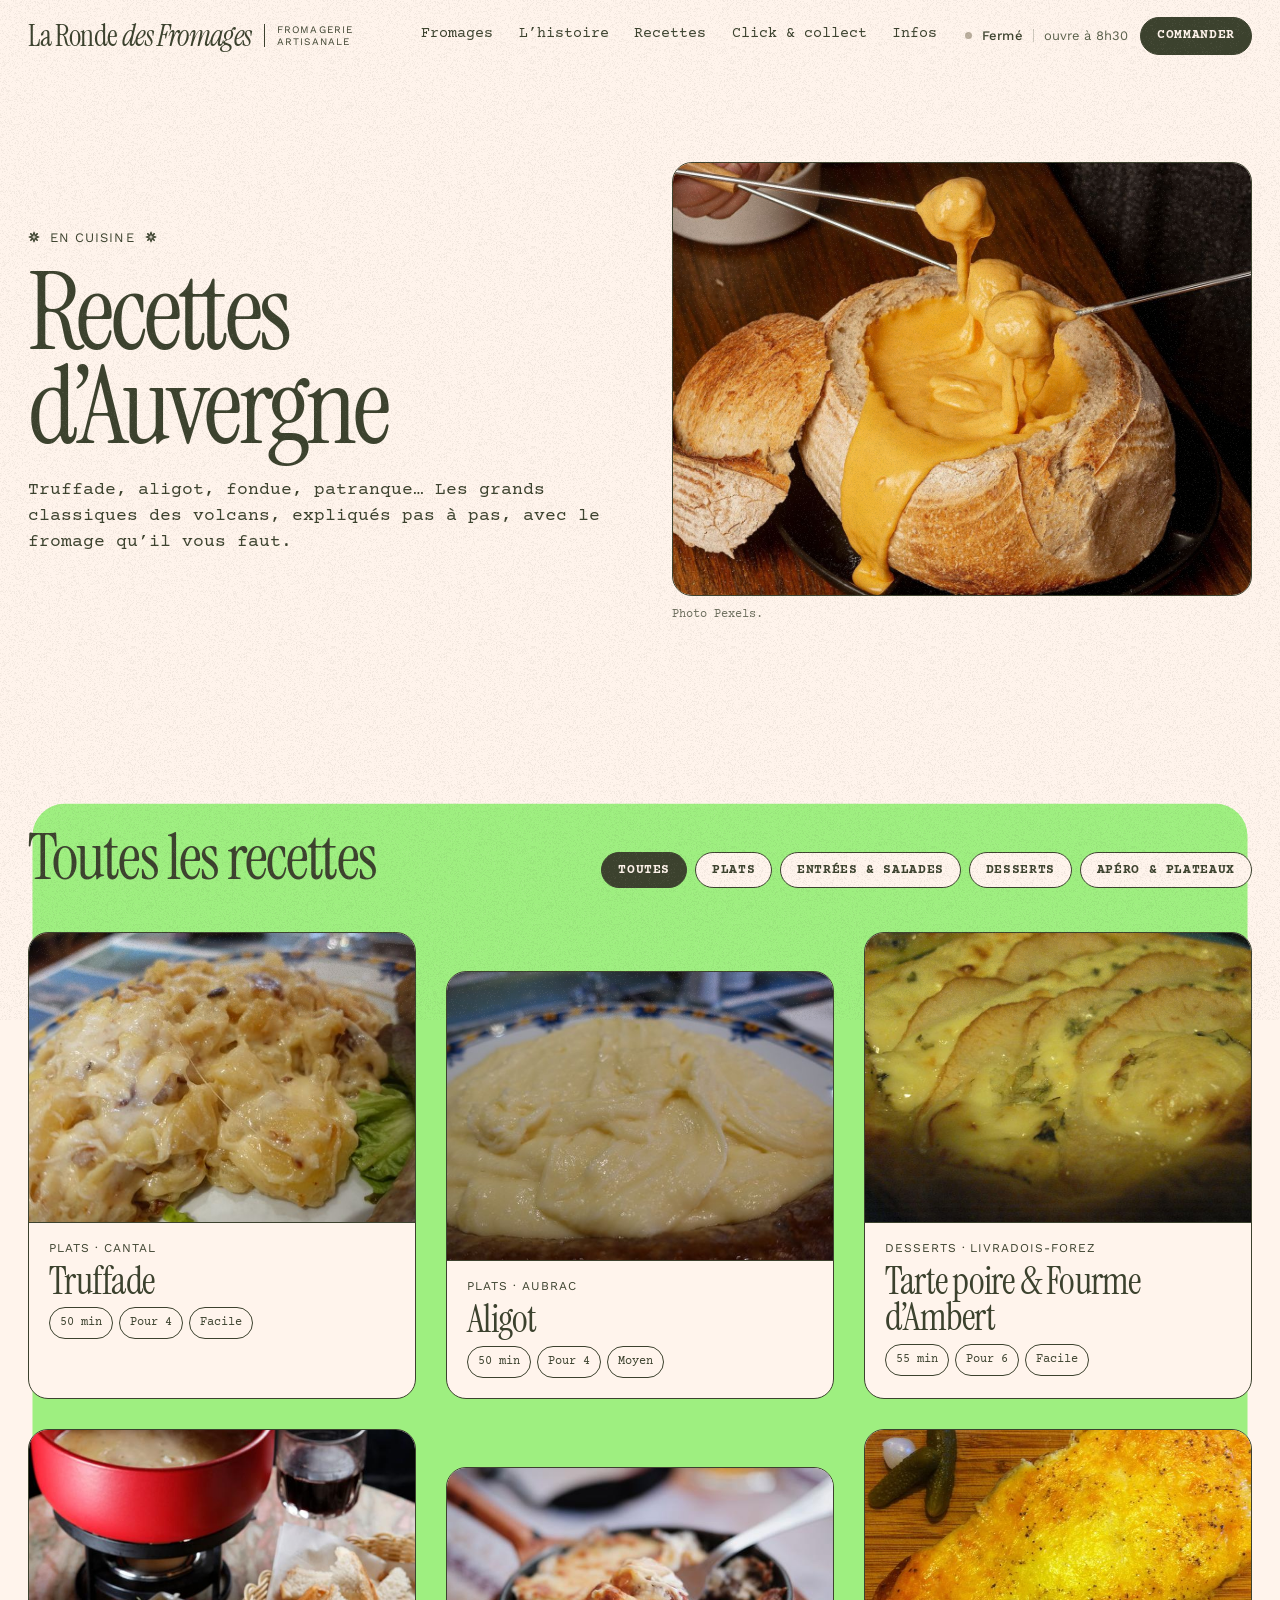
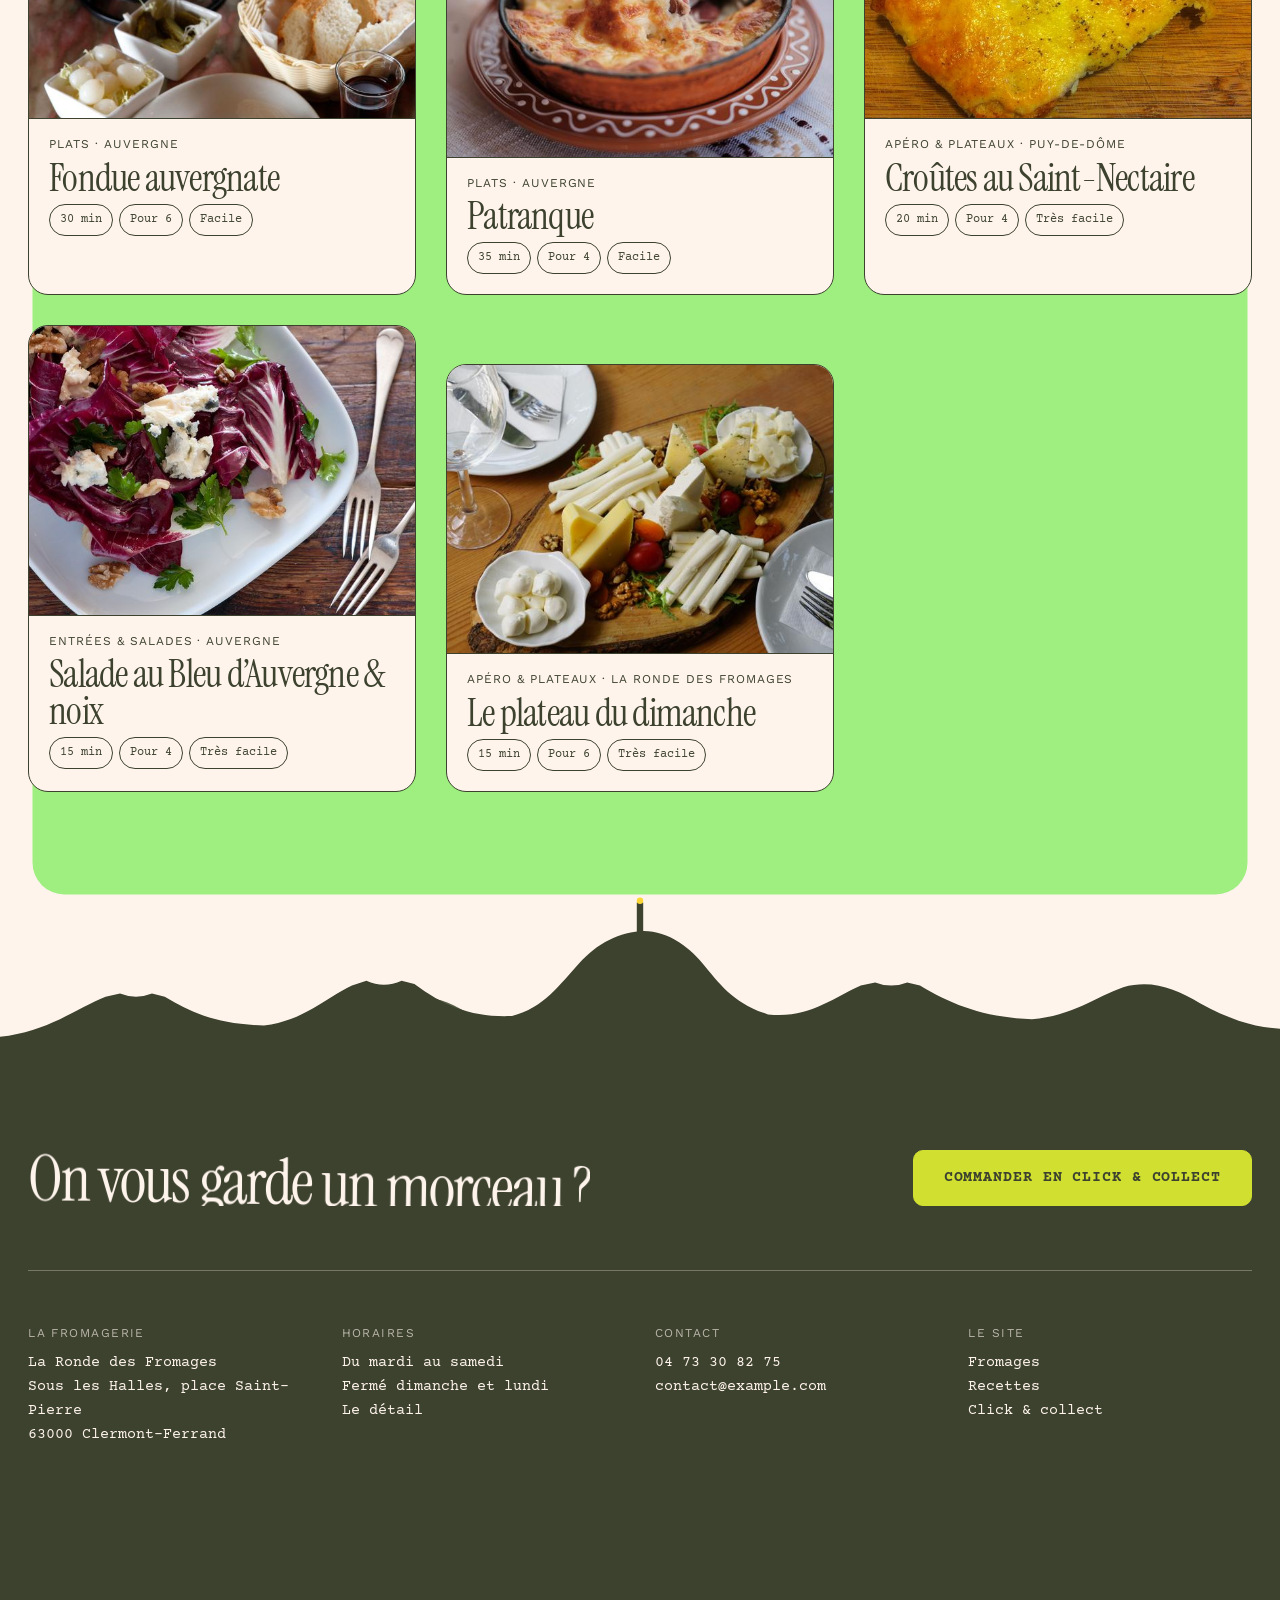
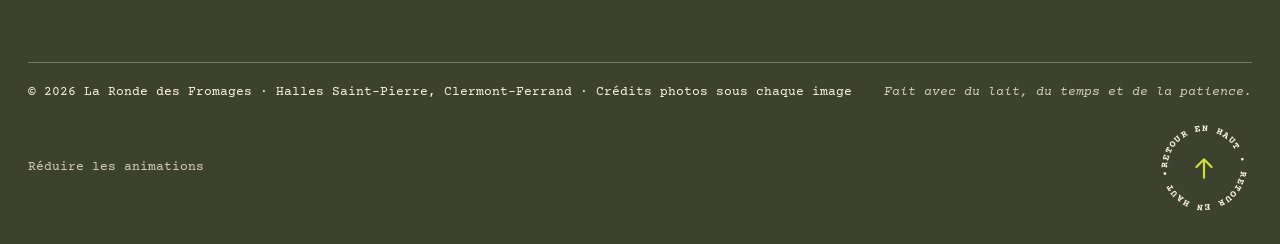
<file: recettes.html>
<!DOCTYPE html>
<html lang="fr" class="no-js">
<head>
  <meta charset="utf-8">
  <meta name="viewport" content="width=device-width, initial-scale=1">
  <title>Recettes d’Auvergne — La Ronde des Fromages</title>
  <meta name="description" content="Truffade, aligot, fondue auvergnate, patranque, tarte poire et Fourme d’Ambert : les recettes de La Ronde des Fromages, pas à pas.">
  <meta name="theme-color" content="#fff4ec">

  <!-- Partage sur les réseaux — ✏️ À PERSONNALISER : remplacez l’URL de l’image par l’adresse complète une fois le site en ligne -->
  <meta property="og:type" content="website">
  <meta property="og:locale" content="fr_FR">
  <meta property="og:site_name" content="La Ronde des Fromages">
  <meta property="og:title" content="Recettes d’Auvergne — La Ronde des Fromages">
  <meta property="og:description" content="Les grands fromages d’Auvergne, choisis avec soin et coupés à la demande, sous les Halles Saint-Pierre à Clermont-Ferrand.">
  <meta property="og:image" content="assets/img/og-image.jpg">
  <meta name="twitter:card" content="summary_large_image">

  <link rel="icon" href="assets/img/favicon.svg" type="image/svg+xml">
  <link rel="apple-touch-icon" href="assets/img/apple-touch-icon.png">
  <link rel="preload" href="assets/fonts/instrument-serif-400-latin.woff2" as="font" type="font/woff2" crossorigin>
  <link rel="preload" href="assets/fonts/courier-prime-400-latin.woff2" as="font" type="font/woff2" crossorigin>
  <link rel="stylesheet" href="assets/css/style.css">

  <script>document.documentElement.classList.replace('no-js', 'js');try{if(localStorage.getItem('lb-motion')==='reduced')document.documentElement.dataset.motion='reduced'}catch(e){}try{if(sessionStorage.getItem('lb-curtain'))document.documentElement.classList.add('is-arriving')}catch(e){}</script>
  <script src="assets/vendor/gsap.min.js" defer></script>
  <script src="assets/vendor/ScrollTrigger.min.js" defer></script>
  <script src="assets/vendor/SplitText.min.js" defer></script>
  <script src="assets/vendor/lenis.min.js" defer></script>
  <script src="assets/js/data.js" defer></script>
  <script src="assets/js/app.js" defer></script>
  <script src="assets/js/main.js" defer></script>

</head>
<body class="page-recettes">
  <a class="skip-link" href="#contenu">Aller au contenu</a>

  <!-- ============ Bibliothèque d’illustrations (réutilisées avec <use>) ============ -->
  <svg class="sprite" width="0" height="0" aria-hidden="true" focusable="false">
    <defs>
      <linearGradient id="sky-grad" x1="0" y1="0" x2="0" y2="1">
        <stop offset="0" stop-color="#fff4ec"/>
        <stop offset="1" stop-color="#f6e6d9"/>
      </linearGradient>
      <pattern id="lauze" width="14" height="24" patternUnits="userSpaceOnUse">
        <rect width="14" height="24" fill="#3c422e"/>
        <path d="M0,6 a7,7 0 0,0 14,0 M-7,18 a7,7 0 0,0 14,0 M7,18 a7,7 0 0,0 14,0" fill="none" stroke="#69714f" stroke-width="1.6"/>
      </pattern>

      <!-- Astérisque fleuri -->
      <symbol id="ast" viewBox="-11 -11 22 22">
        <g fill="currentColor">
          <path id="ast-petal" d="M0,-1.2 C2.5,-4 2.5,-7.6 0,-10.6 C-2.5,-7.6 -2.5,-4 0,-1.2 Z"/>
          <use href="#ast-petal" transform="rotate(45)"/>
          <use href="#ast-petal" transform="rotate(90)"/>
          <use href="#ast-petal" transform="rotate(135)"/>
          <use href="#ast-petal" transform="rotate(180)"/>
          <use href="#ast-petal" transform="rotate(225)"/>
          <use href="#ast-petal" transform="rotate(270)"/>
          <use href="#ast-petal" transform="rotate(315)"/>
        </g>
      </symbol>
      <symbol id="arrow" viewBox="0 0 24 24">
        <path d="M3,12 H20 M13,5 L20,12 L13,19" fill="none" stroke="currentColor" stroke-width="2" stroke-linecap="round" stroke-linejoin="round"/>
      </symbol>

      <!-- Meule entamée vue de dessus + sa part -->
      <symbol id="wheel-top" viewBox="-52 -52 104 104">
        <path d="M0,0 L39.84,23 A46,46 0 1,1 39.84,-23 Z" fill="#e2c9a6" stroke="#3c422e" stroke-width="2.5" stroke-linejoin="round"/>
        <path d="M0,0 L33.77,19.5 A39,39 0 1,1 33.77,-19.5 Z" fill="#fde17e" stroke="#3c422e" stroke-width="1.5" stroke-linejoin="round"/>
        <g fill="#f1c64a"><circle cx="-14" cy="-12" r="3"/><circle cx="-22" cy="10" r="2.2"/><circle cx="4" cy="22" r="2.6"/><circle cx="-4" cy="-26" r="1.8"/><circle cx="-28" cy="-6" r="1.6"/></g>
      </symbol>
      <symbol id="wedge-top" viewBox="-52 -52 104 104">
        <path d="M0,0 L39.84,-23 A46,46 0 0,1 39.84,23 Z" fill="#e2c9a6" stroke="#3c422e" stroke-width="2.5" stroke-linejoin="round"/>
        <path d="M0,0 L33.77,-19.5 A39,39 0 0,1 33.77,19.5 Z" fill="#fde17e" stroke="#3c422e" stroke-width="1.5" stroke-linejoin="round"/>
        <circle cx="22" cy="4" r="2.2" fill="#f1c64a"/>
      </symbol>

      <!-- Saint-Nectaire -->
      <symbol id="sn-wheel" viewBox="0 0 240 180">
        <path d="M22,78 L22,112 A88,30 0 0,0 198,112 L198,78 Z" fill="#d9bf9c" stroke="#3c422e" stroke-width="2.5" stroke-linejoin="round"/>
        <ellipse cx="110" cy="78" rx="88" ry="30" fill="#e8d5b7" stroke="#3c422e" stroke-width="2.5"/>
        <g fill="#fff4ec" stroke="#3c422e" stroke-width="1"><ellipse cx="62" cy="74" rx="7" ry="3"/><ellipse cx="152" cy="64" rx="9" ry="3.5"/><ellipse cx="132" cy="94" rx="6" ry="2.4"/><ellipse cx="48" cy="104" rx="5" ry="3"/><ellipse cx="176" cy="116" rx="6" ry="3.4"/><ellipse cx="100" cy="126" rx="5" ry="2.6"/></g>
        <g fill="#fbd535"><circle cx="86" cy="90" r="2.6"/><circle cx="172" cy="82" r="2.2"/><circle cx="96" cy="62" r="1.8"/><circle cx="128" cy="124" r="2.4"/><circle cx="66" cy="118" r="2"/></g>
        <ellipse cx="110" cy="77" rx="14" ry="5.5" fill="#9eef80" stroke="#3c422e" stroke-width="1.5"/>
      </symbol>
      <symbol id="sn-part" viewBox="0 0 240 180">
        <path d="M222,142 Q232,120 206,114 L206,142 Q232,148 222,170 Z" fill="#d9bf9c" stroke="#3c422e" stroke-width="2.5" stroke-linejoin="round"/>
        <path d="M146,134 L222,142 L222,170 L146,162 Z" fill="#fde17e"/>
        <path d="M146,162 L222,170 M222,142 L222,170" stroke="#d9bf9c" stroke-width="6"/>
        <path d="M146,134 L222,142" stroke="#d9bf9c" stroke-width="5"/>
        <g fill="#f1c64a"><ellipse cx="175" cy="152" rx="4" ry="2.5"/><ellipse cx="198" cy="157" rx="3" ry="2"/><ellipse cx="160" cy="149" rx="2.5" ry="1.6"/></g>
        <path d="M146,134 L222,142 L222,170 L146,162 Z" fill="none" stroke="#3c422e" stroke-width="2.5" stroke-linejoin="round"/>
        <path d="M146,134 L206,114 Q232,120 222,142 Z" fill="#e8d5b7" stroke="#3c422e" stroke-width="2.5" stroke-linejoin="round"/>
        <ellipse cx="200" cy="128" rx="5" ry="2" fill="#fff4ec" stroke="#3c422e" stroke-width="1"/>
      </symbol>

      <!-- Cantal -->
      <symbol id="ca-wheel" viewBox="0 0 240 180">
        <path d="M34,44 L34,142 A62,20 0 0,0 158,142 L158,44 Z" fill="#dccdaa" stroke="#3c422e" stroke-width="2.5" stroke-linejoin="round"/>
        <g fill="#cdbb94"><ellipse cx="54" cy="84" rx="8" ry="5"/><ellipse cx="124" cy="122" rx="9" ry="5"/><ellipse cx="82" cy="136" rx="6" ry="3"/><ellipse cx="142" cy="74" rx="5" ry="7"/></g>
        <text x="96" y="106" text-anchor="middle" font-family="'Courier Prime', monospace" font-size="13" font-weight="700" letter-spacing="2" fill="#3c422e" opacity=".35">CANTAL</text>
        <ellipse cx="96" cy="44" rx="62" ry="20" fill="#e8dcc0" stroke="#3c422e" stroke-width="2.5"/>
        <g fill="#d6c49d"><ellipse cx="74" cy="40" rx="8" ry="3"/><ellipse cx="120" cy="50" rx="10" ry="3"/></g>
      </symbol>
      <symbol id="ca-part" viewBox="0 0 240 180">
        <path d="M212,124 Q222,108 194,102 L194,148 Q222,154 212,170 Z" fill="#dccdaa" stroke="#3c422e" stroke-width="2.5" stroke-linejoin="round"/>
        <path d="M150,118 L212,124 L212,170 L150,164 Z" fill="#fbe49a"/>
        <path d="M150,164 L212,170 M212,124 L212,170" stroke="#dccdaa" stroke-width="6"/>
        <path d="M150,118 L212,124" stroke="#dccdaa" stroke-width="5"/>
        <path d="M166,140 l8,1 M184,150 l10,1" stroke="#e9c96a" stroke-width="2" stroke-linecap="round"/>
        <path d="M150,118 L212,124 L212,170 L150,164 Z" fill="none" stroke="#3c422e" stroke-width="2.5" stroke-linejoin="round"/>
        <path d="M150,118 L194,102 Q222,108 212,124 Z" fill="#e8dcc0" stroke="#3c422e" stroke-width="2.5" stroke-linejoin="round"/>
      </symbol>

      <!-- Salers -->
      <symbol id="sa-wheel" viewBox="0 0 240 180">
        <path d="M32,42 L32,142 A66,21 0 0,0 164,142 L164,42 Z" fill="#d1ad7b" stroke="#3c422e" stroke-width="2.5" stroke-linejoin="round"/>
        <g fill="#b9905c"><ellipse cx="52" cy="76" rx="9" ry="5"/><ellipse cx="140" cy="118" rx="10" ry="6"/><ellipse cx="76" cy="134" rx="7" ry="3.5"/><ellipse cx="150" cy="70" rx="5" ry="8"/><ellipse cx="104" cy="66" rx="4" ry="3"/></g>
        <rect x="80" y="88" width="36" height="17" rx="2" fill="#3c422e"/>
        <text x="98" y="100" text-anchor="middle" font-family="'Courier Prime', monospace" font-size="8.5" font-weight="700" letter-spacing="1" fill="#fff4ec">SALERS</text>
        <ellipse cx="98" cy="42" rx="66" ry="21" fill="#dcbb8a" stroke="#3c422e" stroke-width="2.5"/>
        <g fill="#c89f69"><ellipse cx="76" cy="38" rx="10" ry="3.4"/><ellipse cx="124" cy="48" rx="9" ry="3"/><ellipse cx="104" cy="32" rx="5" ry="2"/></g>
      </symbol>
      <symbol id="sa-part" viewBox="0 0 240 180">
        <path d="M214,122 Q224,106 196,100 L196,148 Q224,154 214,170 Z" fill="#d1ad7b" stroke="#3c422e" stroke-width="2.5" stroke-linejoin="round"/>
        <path d="M152,116 L214,122 L214,170 L152,164 Z" fill="#fbd77a"/>
        <path d="M152,164 L214,170 M214,122 L214,170" stroke="#d1ad7b" stroke-width="8"/>
        <path d="M152,116 L214,122" stroke="#d1ad7b" stroke-width="7"/>
        <path d="M170,138 l6,1 M188,150 l9,1 M168,154 l5,0" stroke="#efbf4f" stroke-width="2" stroke-linecap="round"/>
        <path d="M152,116 L214,122 L214,170 L152,164 Z" fill="none" stroke="#3c422e" stroke-width="2.5" stroke-linejoin="round"/>
        <path d="M152,116 L196,100 Q224,106 214,122 Z" fill="#dcbb8a" stroke="#3c422e" stroke-width="2.5" stroke-linejoin="round"/>
      </symbol>

      <!-- Fourme d’Ambert -->
      <symbol id="fa-wheel" viewBox="0 0 240 180">
        <path d="M50,32 L50,150 A38,12.5 0 0,0 126,150 L126,32 Z" fill="#ebe3d1" stroke="#3c422e" stroke-width="2.5" stroke-linejoin="round"/>
        <g fill="#fbd535"><circle cx="64" cy="62" r="3"/><circle cx="104" cy="96" r="2.4"/><circle cx="80" cy="134" r="3.2"/><circle cx="116" cy="58" r="2"/></g>
        <g fill="#e9b98d"><circle cx="92" cy="76" r="3.6"/><circle cx="62" cy="108" r="2.6"/><circle cx="112" cy="128" r="2.8"/></g>
        <g fill="#3c422e" opacity=".55"><circle cx="74" cy="90" r="1.2"/><circle cx="98" cy="118" r="1.2"/><circle cx="58" cy="140" r="1"/><circle cx="118" cy="84" r="1"/></g>
        <ellipse cx="88" cy="32" rx="38" ry="12.5" fill="#f2ecdf" stroke="#3c422e" stroke-width="2.5"/>
      </symbol>
      <symbol id="fa-part" viewBox="0 0 240 180">
        <path d="M136,146 L136,158 A42,14 0 0,0 220,158 L220,146 Z" fill="#ebe3d1" stroke="#3c422e" stroke-width="2.5" stroke-linejoin="round"/>
        <ellipse cx="178" cy="146" rx="42" ry="14" fill="#e3d9c2" stroke="#3c422e" stroke-width="2.5"/>
        <ellipse cx="178" cy="146" rx="37" ry="11.5" fill="#fbf0dc"/>
        <g fill="#50665c"><path d="M158,143 q4,-3 7,0 q-2,4 -7,0 Z"/><path d="M184,140 q5,-2 7,2 q-4,3 -7,-2 Z"/><path d="M196,150 q4,-2 6,1 q-3,3 -6,-1 Z"/><path d="M170,151 q3,-2 5,1 q-2,2 -5,-1 Z"/></g>
        <g fill="#7f9a8c"><circle cx="166" cy="146" r="2"/><circle cx="190" cy="146" r="1.8"/><circle cx="178" cy="139" r="1.6"/><circle cx="204" cy="144" r="1.5"/><circle cx="150" cy="148" r="1.4"/><circle cx="180" cy="154" r="1.6"/></g>
      </symbol>

      <!-- Bleu d’Auvergne -->
      <symbol id="ba-wheel" viewBox="0 0 240 180">
        <path d="M30,72 L30,118 A74,24 0 0,0 178,118 L178,72 Z" fill="#efe6d2" stroke="#3c422e" stroke-width="2.5" stroke-linejoin="round"/>
        <g fill="#7f9a8c"><circle cx="50" cy="96" r="2.6"/><circle cx="96" cy="120" r="2"/><circle cx="146" cy="112" r="2.8"/><circle cx="164" cy="96" r="1.8"/></g>
        <ellipse cx="104" cy="72" rx="74" ry="24" fill="#f6efdf" stroke="#3c422e" stroke-width="2.5"/>
        <g fill="#7f9a8c"><circle cx="70" cy="68" r="3"/><circle cx="118" cy="62" r="2.4"/><circle cx="136" cy="80" r="3.2"/><circle cx="88" cy="84" r="2"/><circle cx="150" cy="66" r="1.8"/></g>
        <g fill="#50665c"><circle cx="102" cy="72" r="1.6"/><circle cx="62" cy="78" r="1.4"/><circle cx="128" cy="70" r="1.4"/></g>
      </symbol>
      <symbol id="ba-part" viewBox="0 0 240 180">
        <path d="M220,136 Q230,118 204,110 L204,144 Q230,152 220,170 Z" fill="#efe6d2" stroke="#3c422e" stroke-width="2.5" stroke-linejoin="round"/>
        <path d="M144,128 L220,136 L220,170 L144,162 Z" fill="#fbf0dc"/>
        <g fill="#50665c"><path d="M156,140 q5,-3 8,1 q-4,4 -8,-1 Z"/><path d="M178,146 q6,-2 8,3 q-5,3 -8,-3 Z"/><path d="M200,142 q4,-3 7,1 q-3,3 -7,-1 Z"/><path d="M166,154 q4,-2 6,2 q-3,2 -6,-2 Z"/><path d="M196,158 q5,-2 7,2 q-4,2 -7,-2 Z"/></g>
        <g fill="#7f9a8c"><circle cx="170" cy="140" r="2"/><circle cx="190" cy="152" r="2.2"/><circle cx="208" cy="152" r="1.6"/><circle cx="154" cy="152" r="1.6"/><circle cx="182" cy="160" r="1.4"/></g>
        <path d="M144,162 L220,170 M220,136 L220,170" stroke="#efe6d2" stroke-width="4"/>
        <path d="M144,128 L220,136 L220,170 L144,162 Z" fill="none" stroke="#3c422e" stroke-width="2.5" stroke-linejoin="round"/>
        <path d="M144,128 L204,110 Q230,118 220,136 Z" fill="#f6efdf" stroke="#3c422e" stroke-width="2.5" stroke-linejoin="round"/>
        <circle cx="196" cy="122" r="2.4" fill="#7f9a8c"/>
      </symbol>

      <!-- Gaperon -->
      <symbol id="ga-wheel" viewBox="0 0 240 180">
        <path d="M36,150 C36,84 66,42 102,42 C138,42 168,84 168,150 C146,160 58,160 36,150 Z" fill="#f7f0e2" stroke="#3c422e" stroke-width="2.5" stroke-linejoin="round"/>
        <g fill="#3c422e"><circle cx="70" cy="100" r="1.4"/><circle cx="84" cy="74" r="1.2"/><circle cx="124" cy="68" r="1.3"/><circle cx="142" cy="98" r="1.4"/><circle cx="74" cy="132" r="1.3"/><circle cx="150" cy="130" r="1.2"/><circle cx="58" cy="122" r="1"/><circle cx="130" cy="140" r="1.4"/><circle cx="62" cy="88" r="1"/><circle cx="146" cy="114" r="1"/></g>
        <path d="M102,42 C90,72 86,112 90,156 M102,42 C114,72 118,112 114,156" fill="none" stroke="#3c422e" stroke-width="7" stroke-linecap="round"/>
        <path d="M102,42 C90,72 86,112 90,156 M102,42 C114,72 118,112 114,156" fill="none" stroke="#fbd535" stroke-width="3.6" stroke-linecap="round"/>
        <path d="M102,42 C88,22 72,28 82,40 C88,47 97,46 102,42 Z M102,42 C116,22 132,28 122,40 C116,47 107,46 102,42 Z" fill="#fbd535" stroke="#3c422e" stroke-width="2" stroke-linejoin="round"/>
        <path d="M102,42 L92,60 M102,42 L112,60" stroke="#3c422e" stroke-width="2.4" stroke-linecap="round"/>
      </symbol>
      <symbol id="ga-part" viewBox="0 0 240 180">
        <path d="M148,170 L148,140 C148,124 164,112 184,112 C206,112 222,130 226,170 Z" fill="#fdf5e4"/>
        <path d="M148,140 C148,124 164,112 184,112 C206,112 222,130 226,170" fill="none" stroke="#f7f0e2" stroke-width="7"/>
        <g fill="#3c422e"><circle cx="168" cy="140" r="1.6"/><circle cx="190" cy="132" r="1.4"/><circle cx="206" cy="150" r="1.6"/><circle cx="176" cy="158" r="1.3"/><circle cx="160" cy="156" r="1.2"/><circle cx="196" cy="160" r="1.4"/></g>
        <g fill="#fff4ec" stroke="#3c422e" stroke-width="1"><ellipse cx="182" cy="146" rx="3" ry="2"/><ellipse cx="208" cy="138" rx="2.4" ry="1.6"/></g>
        <path d="M148,170 L148,140 C148,124 164,112 184,112 C206,112 222,130 226,170 Z" fill="none" stroke="#3c422e" stroke-width="2.5" stroke-linejoin="round"/>
      </symbol>


      <!-- Dessins génériques, colorés par les variables --rind, --top, --paste, --spot, --vein -->
      <symbol id="tall-wheel" viewBox="0 0 240 180">
        <path d="M34,44 L34,142 A62,20 0 0,0 158,142 L158,44 Z" style="fill:var(--rind,#dccdaa)" stroke="#3c422e" stroke-width="2.5" stroke-linejoin="round"/>
        <g style="fill:var(--spot,#cdbb94)"><ellipse cx="54" cy="84" rx="8" ry="5"/><ellipse cx="124" cy="122" rx="9" ry="5"/><ellipse cx="82" cy="136" rx="6" ry="3"/><ellipse cx="142" cy="74" rx="5" ry="7"/></g>
        <ellipse cx="96" cy="44" rx="62" ry="20" style="fill:var(--top,#e8dcc0)" stroke="#3c422e" stroke-width="2.5"/>
      </symbol>
      <symbol id="tall-part" viewBox="0 0 240 180">
        <path d="M212,124 Q222,108 194,102 L194,148 Q222,154 212,170 Z" style="fill:var(--rind,#dccdaa)" stroke="#3c422e" stroke-width="2.5" stroke-linejoin="round"/>
        <path d="M150,118 L212,124 L212,170 L150,164 Z" style="fill:var(--paste,#fbe49a)"/>
        <path d="M150,164 L212,170 M212,124 L212,170" style="stroke:var(--rind,#dccdaa)" stroke-width="6"/>
        <path d="M150,118 L212,124 L212,170 L150,164 Z" fill="none" stroke="#3c422e" stroke-width="2.5" stroke-linejoin="round"/>
        <path d="M150,118 L194,102 Q222,108 212,124 Z" style="fill:var(--top,#e8dcc0)" stroke="#3c422e" stroke-width="2.5" stroke-linejoin="round"/>
      </symbol>
      <symbol id="disc-wheel" viewBox="0 0 240 180">
        <path d="M22,78 L22,112 A88,30 0 0,0 198,112 L198,78 Z" style="fill:var(--rind,#d9bf9c)" stroke="#3c422e" stroke-width="2.5" stroke-linejoin="round"/>
        <ellipse cx="110" cy="78" rx="88" ry="30" style="fill:var(--top,#e8d5b7)" stroke="#3c422e" stroke-width="2.5"/>
        <g style="fill:var(--spot,#c9a978)"><ellipse cx="70" cy="74" rx="8" ry="3"/><ellipse cx="150" cy="66" rx="9" ry="3.5"/><ellipse cx="130" cy="94" rx="6" ry="2.4"/><ellipse cx="60" cy="112" rx="6" ry="3"/><ellipse cx="170" cy="116" rx="6" ry="3.4"/></g>
      </symbol>
      <symbol id="disc-part" viewBox="0 0 240 180">
        <path d="M222,142 Q232,120 206,114 L206,142 Q232,148 222,170 Z" style="fill:var(--rind,#d9bf9c)" stroke="#3c422e" stroke-width="2.5" stroke-linejoin="round"/>
        <path d="M146,134 L222,142 L222,170 L146,162 Z" style="fill:var(--paste,#fde17e)"/>
        <path d="M146,162 L222,170 M222,142 L222,170" style="stroke:var(--rind,#d9bf9c)" stroke-width="6"/>
        <path d="M146,134 L222,142 L222,170 L146,162 Z" fill="none" stroke="#3c422e" stroke-width="2.5" stroke-linejoin="round"/>
        <path d="M146,134 L206,114 Q232,120 222,142 Z" style="fill:var(--top,#e8d5b7)" stroke="#3c422e" stroke-width="2.5" stroke-linejoin="round"/>
      </symbol>
      <symbol id="blue-wheel" viewBox="0 0 240 180">
        <path d="M30,72 L30,118 A74,24 0 0,0 178,118 L178,72 Z" style="fill:var(--rind,#efe6d2)" stroke="#3c422e" stroke-width="2.5" stroke-linejoin="round"/>
        <ellipse cx="104" cy="72" rx="74" ry="24" style="fill:var(--top,#f6efdf)" stroke="#3c422e" stroke-width="2.5"/>
        <g style="fill:var(--vein,#50665c)" opacity=".7"><circle cx="70" cy="68" r="3"/><circle cx="118" cy="62" r="2.4"/><circle cx="136" cy="80" r="3.2"/><circle cx="88" cy="84" r="2"/><circle cx="56" cy="100" r="2.4"/><circle cx="150" cy="108" r="2.6"/></g>
      </symbol>
      <symbol id="blue-part" viewBox="0 0 240 180">
        <path d="M220,136 Q230,118 204,110 L204,144 Q230,152 220,170 Z" style="fill:var(--rind,#efe6d2)" stroke="#3c422e" stroke-width="2.5" stroke-linejoin="round"/>
        <path d="M144,128 L220,136 L220,170 L144,162 Z" style="fill:var(--paste,#fbf0dc)"/>
        <g style="fill:var(--vein,#50665c)"><path d="M156,140 q5,-3 8,1 q-4,4 -8,-1 Z"/><path d="M178,146 q6,-2 8,3 q-5,3 -8,-3 Z"/><path d="M200,142 q4,-3 7,1 q-3,3 -7,-1 Z"/><path d="M166,154 q4,-2 6,2 q-3,2 -6,-2 Z"/><path d="M196,158 q5,-2 7,2 q-4,2 -7,-2 Z"/><circle cx="186" cy="136" r="2"/><circle cx="152" cy="152" r="1.6"/></g>
        <path d="M144,128 L220,136 L220,170 L144,162 Z" fill="none" stroke="#3c422e" stroke-width="2.5" stroke-linejoin="round"/>
        <path d="M144,128 L204,110 Q230,118 220,136 Z" style="fill:var(--top,#f6efdf)" stroke="#3c422e" stroke-width="2.5" stroke-linejoin="round"/>
      </symbol>
      <symbol id="soft-wheel" viewBox="0 0 240 180">
        <path d="M14,92 L14,108 A96,30 0 0,0 206,108 L206,92 Z" style="fill:var(--rind,#f5efe2)" stroke="#3c422e" stroke-width="2.5" stroke-linejoin="round"/>
        <ellipse cx="110" cy="92" rx="96" ry="30" style="fill:var(--top,#faf6ec)" stroke="#3c422e" stroke-width="2.5"/>
        <g style="fill:var(--spot,#d9b98c)" opacity=".6"><ellipse cx="70" cy="88" rx="10" ry="3"/><ellipse cx="146" cy="80" rx="12" ry="3.5"/><ellipse cx="120" cy="104" rx="8" ry="2.4"/></g>
      </symbol>
      <symbol id="soft-part" viewBox="0 0 240 180">
        <path d="M140,140 L218,134 Q234,140 224,152 L146,158 Z" style="fill:var(--paste,#fbe6a8)" stroke="#3c422e" stroke-width="2.5" stroke-linejoin="round"/>
        <path d="M150,158 Q154,170 166,166 Q176,162 184,170 Q196,174 202,162" style="fill:var(--paste,#fbe6a8)" stroke="#3c422e" stroke-width="2" stroke-linejoin="round"/>
        <path d="M140,140 L200,124 Q236,126 218,134 Z" style="fill:var(--top,#faf6ec)" stroke="#3c422e" stroke-width="2.5" stroke-linejoin="round"/>
      </symbol>
      <symbol id="goat-wheel" viewBox="0 0 240 180">
        <g stroke="#3c422e" stroke-width="2.5" stroke-linejoin="round">
          <path d="M28,96 L28,132 A28,9 0 0,0 84,132 L84,96 Z" style="fill:var(--rind,#f6f0e4)"/><ellipse cx="56" cy="96" rx="28" ry="9" style="fill:var(--top,#fbf8f0)"/>
          <path d="M92,82 L92,128 A30,10 0 0,0 152,128 L152,82 Z" style="fill:var(--rind,#f6f0e4)"/><ellipse cx="122" cy="82" rx="30" ry="10" style="fill:var(--top,#fbf8f0)"/>
        </g>
        <g style="fill:var(--spot,#d9cdb4)"><circle cx="44" cy="112" r="2"/><circle cx="70" cy="122" r="1.8"/><circle cx="108" cy="104" r="2.2"/><circle cx="136" cy="118" r="2"/><circle cx="122" cy="82" r="2.4"/></g>
      </symbol>
      <symbol id="goat-part" viewBox="0 0 240 180">
        <g stroke="#3c422e" stroke-width="2.5" stroke-linejoin="round">
          <path d="M160,112 L160,150 A28,9 0 0,0 216,150 L216,112 Z" style="fill:var(--rind,#f6f0e4)"/>
          <ellipse cx="188" cy="112" rx="28" ry="9" style="fill:var(--paste,#fffcf4)"/>
          <ellipse cx="188" cy="112" rx="23" ry="6.5" fill="none" style="stroke:var(--spot,#d9cdb4)" stroke-width="1.5"/>
        </g>
      </symbol>
      <symbol id="fresh-wheel" viewBox="0 0 240 180">
        <path d="M30,70 L150,70 L174,56 L54,56 Z" style="fill:var(--top,#fdf8ec)" stroke="#3c422e" stroke-width="2.5" stroke-linejoin="round"/>
        <path d="M30,70 L150,70 L150,140 L30,140 Z" style="fill:var(--rind,#fbf3df)" stroke="#3c422e" stroke-width="2.5" stroke-linejoin="round"/>
        <path d="M150,70 L174,56 L174,126 L150,140 Z" style="fill:var(--spot,#e9dcc0)" stroke="#3c422e" stroke-width="2.5" stroke-linejoin="round"/>
        <path d="M40,88 q30,-6 60,0 M48,112 q30,6 70,0" fill="none" stroke="#3c422e" stroke-width="1.4" opacity=".35" stroke-linecap="round"/>
      </symbol>
      <symbol id="fresh-part" viewBox="0 0 240 180">
        <path d="M168,132 C178,118 196,118 204,128 C214,140 206,156 192,158 C176,160 160,148 168,132 Z" style="fill:var(--paste,#fdf8ec)" stroke="#3c422e" stroke-width="2.5"/>
        <path d="M200,130 C214,112 222,96 214,80" fill="none" stroke="#3c422e" stroke-width="2.5" stroke-linecap="round"/>
        <path d="M200,130 C214,112 222,96 214,80" fill="none" style="stroke:var(--paste,#fdf8ec)" stroke-width="1" stroke-linecap="round"/>
      </symbol>

      <!-- Vache de Salers, nuage, buron, gentiane, miette -->
      <symbol id="cow" viewBox="0 0 132 86">
        <path d="M22,26 Q12,32 12,50" fill="none" stroke="#3c422e" stroke-width="3.2" stroke-linecap="round"/>
        <g fill="#3c422e">
          <path d="M20,30 Q20,18 34,18 L86,18 Q100,18 100,32 L100,48 Q100,56 92,56 L30,56 Q20,56 20,46 Z"/>
          <rect x="25" y="50" width="8" height="28" rx="3"/><rect x="38" y="50" width="8" height="25" rx="3"/>
          <rect x="80" y="50" width="8" height="28" rx="3"/><rect x="91" y="50" width="8" height="25" rx="3"/>
          <path d="M94,24 C104,22 112,26 118,36 C122,44 122,54 116,58 C110,60 104,56 100,48 Z"/>
        </g>
        <path d="M106,28 C104,16 96,12 90,14 M114,32 C120,20 128,18 130,24" fill="none" stroke="#3c422e" stroke-width="3" stroke-linecap="round"/>
        <circle cx="110" cy="38" r="1.8" fill="#fff4ec"/>
      </symbol>
      <symbol id="cloud" viewBox="0 0 140 50">
        <path d="M8,46 Q2,46 2,38 Q2,28 14,28 Q16,14 32,14 Q40,2 58,6 Q70,-2 84,8 Q100,4 106,18 Q122,16 126,30 Q138,30 138,40 Q138,46 130,46 Z" fill="#fff4ec" stroke="#3c422e" stroke-width="2.5" stroke-linejoin="round"/>
      </symbol>
      <symbol id="hut" viewBox="0 0 240 180">
        <path d="M156,22 L174,22 L174,66 L156,66 Z" fill="#ece3d3" stroke="#3c422e" stroke-width="2.5" stroke-linejoin="round"/>
        <path d="M151,15 L179,15 L179,24 L151,24 Z" fill="#3c422e"/>
        <path d="M46,96 L194,96 L194,172 L46,172 Z" fill="#ece3d3" stroke="#3c422e" stroke-width="2.5" stroke-linejoin="round"/>
        <g fill="none" stroke="#3c422e" stroke-width="1.6" stroke-linecap="round" opacity=".6"><path d="M54,110 h14 M76,106 h10 M150,112 h16 M172,106 h12 M56,140 h12 M160,146 h18 M52,160 h16 M168,162 h14 M78,152 h10 M160,126 h8"/></g>
        <path d="M24,102 L120,8 L216,102 Z" fill="url(#lauze)" stroke="#3c422e" stroke-width="2.5" stroke-linejoin="round"/>
        <path d="M100,172 L100,134 Q120,114 140,134 L140,172 Z" fill="#3c422e"/>
        <rect x="160" y="118" width="18" height="16" rx="2" fill="#3c422e"/>
        <rect x="62" y="118" width="18" height="16" rx="2" fill="#3c422e"/>
        <path d="M28,172 H212" stroke="#3c422e" stroke-width="2.5" stroke-linecap="round"/>
      </symbol>
      <symbol id="gentian" viewBox="0 0 40 170">
        <path d="M20,170 V14" stroke="#3c422e" stroke-width="3" stroke-linecap="round"/>
        <g fill="#9eef80" stroke="#3c422e" stroke-width="2" stroke-linejoin="round">
          <path d="M20,152 C8,150 1,140 2,130 C12,133 19,142 20,152 Z"/><path d="M20,152 C32,150 39,140 38,130 C28,133 21,142 20,152 Z"/>
          <path d="M20,120 C9,117 4,108 5,101 C14,104 19,111 20,120 Z"/><path d="M20,120 C31,117 36,108 35,101 C26,104 21,111 20,120 Z"/>
        </g>
        <g fill="#fbd535" stroke="#3c422e" stroke-width="1.8">
          <circle cx="11" cy="86" r="5.5"/><circle cx="29" cy="86" r="5.5"/><circle cx="20" cy="81" r="5.5"/>
          <circle cx="12" cy="56" r="5"/><circle cx="28" cy="56" r="5"/><circle cx="20" cy="51" r="5"/>
          <circle cx="14" cy="28" r="4.5"/><circle cx="26" cy="28" r="4.5"/><circle cx="20" cy="21" r="5"/>
        </g>
      </symbol>
      <symbol id="crumb" viewBox="-8 -8 16 16">
        <path d="M-6,0 Q-4,-6 0,-5 Q6,-3 5,2 Q1,6 -4,4 Z" fill="#fbf0dc" stroke="#3c422e" stroke-width="1.2"/>
        <circle cx="-1.5" cy="0" r="1.4" fill="#50665c"/><circle cx="2" cy="1.2" r="1" fill="#3c422e"/>
      </symbol>
    </defs>
  </svg>

  <!-- ============ Curseur & grain ============ -->
  <div class="cursor" aria-hidden="true">
    <div class="cursor__ring"><span class="cursor__ring-inner"></span><span class="cursor__label"></span></div>
    <div class="cursor__dot"></div>
  </div>
  <div class="grain" aria-hidden="true"></div>

  <!-- ============ En-tête ============ -->
  <header class="site-header" data-header>
    <div class="nav">
      <a class="nav__logo" href="index.html" aria-label="La Ronde des Fromages, accueil">
        <span class="nav__logo-word">La Ronde <span>des Fromages</span></span>
        <span class="nav__logo-tag">fromagerie<br>artisanale</span>
      </a>
      <nav class="nav__links" aria-label="Navigation principale">
        <a class="link" href="fromages.html">Fromages</a>
        <a class="link" href="index.html#histoire">L’histoire</a>
        <a class="link" href="recettes.html">Recettes</a>
        <a class="link" href="commande.html">Click &amp; collect</a>
        <a class="link" href="index.html#infos">Infos</a>
      </nav>
      <div class="nav__actions">
        <button class="status-btn" type="button" data-status-pill data-hours-toggle aria-expanded="false" aria-controls="hours-panel">
          <span class="status-btn__dot" aria-hidden="true"></span>
          <span class="status-btn__label" data-status-short>Horaires</span>
          <span class="status-btn__detail" data-status-detail></span>
        </button>
        <a class="pill pill--dark" href="commande.html" data-magnetic>Commander</a>
        <button class="nav__burger" type="button" aria-expanded="false" aria-controls="menu" aria-label="Ouvrir le menu">
          <span></span><span></span>
        </button>
      </div>
    </div>
    <div class="progress" aria-hidden="true"><span></span></div>
  </header>

  <!-- Menu plein écran (mobile) -->
  <div class="menu" id="menu" hidden>
    <nav class="menu__links" aria-label="Menu">
      <a href="fromages.html"><span>Fromages</span></a>
      <a href="recettes.html"><span>Recettes</span></a>
      <a href="commande.html"><span>Click &amp; collect</span></a>
      <a href="index.html#histoire"><span>L’histoire</span></a>
      <a href="index.html#infos"><span>Infos</span></a>
    </nav>
    <p class="menu__foot">Sous les Halles, place Saint-Pierre · 63000 Clermont-Ferrand · 04 73 30 82 75</p>
  </div>

  <!-- Panneau des horaires (ouvert depuis la pastille en haut à droite) -->
  <div class="hours-panel" id="hours-panel" hidden>
    <div class="hours-panel__inner" role="dialog" aria-modal="false" aria-labelledby="hours-panel-title">
      <div class="hours-panel__head">
        <div>
          <p class="badge"><svg class="ast" aria-hidden="true"><use href="#ast"/></svg> Horaires d’ouverture</p>
          <h2 class="h-sm" id="hours-panel-title">La Ronde des Fromages, Halles Saint-Pierre</h2>
        </div>
        <button class="hours-panel__close" type="button" data-hours-close aria-label="Fermer les horaires">×</button>
      </div>
      <p class="status" data-status><span class="status-dot" aria-hidden="true"></span><span data-status-text>Consultez nos horaires</span></p>
      <div class="hours-panel__body">
        <table class="hours" data-hours-table><caption class="visually-hidden">Horaires d’ouverture</caption><tbody></tbody></table>
        <div class="hours-panel__info">
          <address><strong>La Ronde des Fromages</strong><br>Sous les Halles, place Saint-Pierre<br>63000 Clermont-Ferrand</address>
          <a class="link" href="tel:+33473308275">04&nbsp;73&nbsp;30&nbsp;82&nbsp;75</a>
          <div class="hours-panel__ctas">
            <a class="btn btn--primary" href="https://www.google.com/maps/search/?api=1&amp;query=La+Ronde+des+Fromages+Place+Saint-Pierre+63000+Clermont-Ferrand" target="_blank" rel="noopener"><span class="btn__label"><span data-text="Itinéraire">Itinéraire</span></span></a>
            <a class="btn btn--ghost" href="commande.html"><span class="btn__label"><span data-text="Click &amp; collect">Click &amp; collect</span></span></a>
          </div>
        </div>
      </div>
      <p class="hours-panel__note">Horaires indicatifs, relevés en ligne. Les jours fériés, un petit appel avant de passer.</p>
    </div>
  </div>

  <!-- Rideau de transition entre les pages -->
  <div class="curtain" aria-hidden="true">
    <div class="curtain__bands"><span></span><span></span><span></span><span></span><span></span></div>
    <div class="curtain__center">
      <svg class="curtain__wheel" viewBox="-60 -60 120 120"><g class="curtain__spin"><use href="#wheel-top" x="-52" y="-52" width="104" height="104"/><use class="curtain__wedge" href="#wedge-top" x="-52" y="-52" width="104" height="104"/></g></svg>
      <p class="curtain__title" data-curtain-title>La Ronde des Fromages</p>
    </div>
  </div>

  <main id="contenu">

    <section class="page-hero" aria-labelledby="page-title">
      <div class="page-hero__text">
        <p class="badge" data-reveal><svg class="ast" aria-hidden="true"><use href="#ast"/></svg> En cuisine <svg class="ast" aria-hidden="true"><use href="#ast"/></svg></p>
        <h1 class="page-hero__title" id="page-title" data-split>Recettes d’Auvergne</h1>
        <p class="body-lg" data-reveal>Truffade, aligot, fondue, patranque… Les grands classiques des volcans, expliqués pas à pas, avec le fromage qu’il vous faut.</p>
      </div>
      <figure class="page-hero__media" data-reveal>
        <img src="assets/photos/fondue-pain-2.jpg" alt="Fromage fondu qui file d’un pain de campagne creusé" width="1400" height="934">
        <figcaption>Photo Pexels.</figcaption>
      </figure>
    </section>

    <section class="recipes band" aria-labelledby="recipes-title" style="--band: var(--green); --outer: var(--cream)">
      <div class="band__bg" aria-hidden="true"></div>
      <div class="recipes__inner">
        <div class="cave__head">
          <h2 class="h" id="recipes-title">Toutes les recettes</h2>
          <div class="filters" role="group" aria-label="Filtrer par type de plat" data-recipe-filters></div>
        </div>
        <div class="recipes__grid" data-recipe-grid>
          <noscript><p>Activez JavaScript pour afficher les recettes.</p></noscript>
        </div>
      </div>
    </section>

    <div class="recipe-view" id="recipe-view" hidden data-lenis-prevent></div>
  </main>

  <!-- ============ 11. Pied de page ============ -->
  <footer class="footer" data-dark>
    <svg class="footer__mountains" viewBox="0 0 1600 220" preserveAspectRatio="xMidYMax slice" aria-hidden="true" focusable="false">
      <g class="footer__ridge footer__ridge--back">
        <path d="M0,220 V150 C70,146 110,112 150,96 L168,92 Q190,100 212,92 L230,96 C270,120 300,134 360,136 C420,130 450,92 490,74 C530,58 560,70 590,90 C630,116 670,128 720,124 C780,118 800,96 830,96 C870,96 900,120 950,128 C1010,134 1040,96 1080,80 L1098,76 Q1120,84 1142,76 L1160,80 C1200,104 1240,124 1300,126 C1360,124 1400,96 1440,84 C1480,74 1520,86 1560,106 C1580,116 1590,120 1600,122 V220 Z" fill="#59604a"/>
      </g>
      <g class="footer__ridge footer__ridge--front">
        <path d="M0,220 V176 C60,170 96,140 132,126 L150,122 Q170,130 190,122 L206,126 C240,146 270,160 330,162 C380,156 406,128 440,112 L458,106 Q480,116 502,106 L518,110 C556,138 590,152 640,150 C680,140 700,110 724,84 C744,62 770,46 800,44 C830,42 858,60 878,84 C900,110 916,134 960,148 C1010,154 1040,128 1076,112 L1094,108 Q1114,116 1134,108 L1150,112 C1190,136 1230,152 1290,154 C1340,150 1370,126 1404,114 C1440,104 1470,116 1500,134 C1540,156 1570,164 1600,166 V220 Z" fill="#3c422e"/>
        <rect x="796" y="8" width="8" height="38" fill="#3c422e"/>
        <circle class="footer__beacon" cx="800" cy="6" r="4" fill="#fbd535"/>
      </g>
    </svg>

    <div class="footer__inner">
      <div class="footer__cta">
        <h2 class="h" data-split>On vous garde un morceau&nbsp;?</h2>
        <!-- ✏️ À PERSONNALISER : adresse e-mail -->
        <a class="btn btn--primary" href="commande.html" data-magnetic><span class="btn__label"><span data-text="Commander en click &amp; collect">Commander en click &amp; collect</span></span></a>
      </div>

      <!-- ✏️ À PERSONNALISER : adresse, téléphone, e-mail -->
      <div class="footer__cols">
        <div class="footer__col">
          <p class="footer__label">La fromagerie</p>
          <p>La Ronde des Fromages<br>Sous les Halles, place Saint-Pierre<br>63000 Clermont-Ferrand</p>
        </div>
        <div class="footer__col">
          <p class="footer__label">Horaires</p>
          <p>Du mardi au samedi<br>Fermé dimanche et lundi<br><button class="link" type="button" data-hours-toggle>Le détail</button></p>
        </div>
        <div class="footer__col">
          <p class="footer__label">Contact</p>
          <p><a class="link" href="tel:+33473308275">04&nbsp;73&nbsp;30&nbsp;82&nbsp;75</a><br><a class="link" href="mailto:contact@example.com">contact@example.com</a></p>
        </div>
        <div class="footer__col">
          <p class="footer__label">Le site</p>
          <p><a class="link" href="fromages.html">Fromages</a><br><a class="link" href="recettes.html">Recettes</a><br><a class="link" href="commande.html">Click &amp; collect</a></p>
        </div>
      </div>

      <p class="footer__word" aria-hidden="true">La Ronde des Fromages</p>

      <div class="footer__bottom">
        <p>© <span data-year>2026</span> La Ronde des Fromages · Halles Saint-Pierre, Clermont-Ferrand · Crédits photos sous chaque image</p>
        <p class="footer__made">Fait avec du lait, du temps et de la patience.</p>
        <button class="footer__motion link" type="button" data-motion-toggle aria-pressed="false">Réduire les animations</button>
        <a class="footer__top" href="#contenu" data-magnetic aria-label="Retour en haut de page">
          <svg class="footer__top-ring" viewBox="0 0 100 100" aria-hidden="true">
            <defs><path id="top-circle" d="M50,50 m-38,0 a38,38 0 1,1 76,0 a38,38 0 1,1 -76,0"/></defs>
            <text font-family="'Courier Prime', monospace" font-size="10" font-weight="700" fill="#fff4ec"><textPath href="#top-circle" textLength="236" lengthAdjust="spacing">RETOUR EN HAUT • RETOUR EN HAUT • </textPath></text>
          </svg>
          <svg class="footer__top-arrow" viewBox="0 0 24 24" aria-hidden="true"><use href="#arrow"/></svg>
        </a>
      </div>
    </div>
  </footer>

</body>
</html>
</file>
<file: assets/css/style.css>
/* =========================================================================
   La Ronde des Fromages — Fromagerie artisanale, Clermont-Ferrand
   Feuille de styles principale
   ========================================================================= */

/* ---------- Polices (hébergées localement, licence SIL OFL) ---------- */
@font-face { font-family: 'Courier Prime'; font-style: italic; font-weight: 400; font-display: swap; src: url('../fonts/courier-prime-italic-latin-ext.woff2') format('woff2'); unicode-range: U+0100-02BA, U+02BD-02C5, U+02C7-02CC, U+02CE-02D7, U+02DD-02FF, U+0304, U+0308, U+0329, U+1D00-1DBF, U+1E00-1E9F, U+1EF2-1EFF, U+2020, U+20A0-20AB, U+20AD-20C4, U+2113, U+2C60-2C7F, U+A720-A7FF; }
@font-face { font-family: 'Courier Prime'; font-style: italic; font-weight: 400; font-display: swap; src: url('../fonts/courier-prime-italic-latin.woff2') format('woff2'); unicode-range: U+0000-00FF, U+0131, U+0152-0153, U+02BB-02BC, U+02C6, U+02DA, U+02DC, U+0304, U+0308, U+0329, U+2000-206F, U+20AC, U+2122, U+2191, U+2193, U+2212, U+2215, U+FEFF, U+FFFD; }
@font-face { font-family: 'Courier Prime'; font-style: normal; font-weight: 400; font-display: swap; src: url('../fonts/courier-prime-400-latin-ext.woff2') format('woff2'); unicode-range: U+0100-02BA, U+02BD-02C5, U+02C7-02CC, U+02CE-02D7, U+02DD-02FF, U+0304, U+0308, U+0329, U+1D00-1DBF, U+1E00-1E9F, U+1EF2-1EFF, U+2020, U+20A0-20AB, U+20AD-20C4, U+2113, U+2C60-2C7F, U+A720-A7FF; }
@font-face { font-family: 'Courier Prime'; font-style: normal; font-weight: 400; font-display: swap; src: url('../fonts/courier-prime-400-latin.woff2') format('woff2'); unicode-range: U+0000-00FF, U+0131, U+0152-0153, U+02BB-02BC, U+02C6, U+02DA, U+02DC, U+0304, U+0308, U+0329, U+2000-206F, U+20AC, U+2122, U+2191, U+2193, U+2212, U+2215, U+FEFF, U+FFFD; }
@font-face { font-family: 'Courier Prime'; font-style: normal; font-weight: 700; font-display: swap; src: url('../fonts/courier-prime-700-latin-ext.woff2') format('woff2'); unicode-range: U+0100-02BA, U+02BD-02C5, U+02C7-02CC, U+02CE-02D7, U+02DD-02FF, U+0304, U+0308, U+0329, U+1D00-1DBF, U+1E00-1E9F, U+1EF2-1EFF, U+2020, U+20A0-20AB, U+20AD-20C4, U+2113, U+2C60-2C7F, U+A720-A7FF; }
@font-face { font-family: 'Courier Prime'; font-style: normal; font-weight: 700; font-display: swap; src: url('../fonts/courier-prime-700-latin.woff2') format('woff2'); unicode-range: U+0000-00FF, U+0131, U+0152-0153, U+02BB-02BC, U+02C6, U+02DA, U+02DC, U+0304, U+0308, U+0329, U+2000-206F, U+20AC, U+2122, U+2191, U+2193, U+2212, U+2215, U+FEFF, U+FFFD; }
@font-face { font-family: 'Instrument Serif'; font-style: italic; font-weight: 400; font-display: swap; src: url('../fonts/instrument-serif-italic-latin-ext.woff2') format('woff2'); unicode-range: U+0100-02BA, U+02BD-02C5, U+02C7-02CC, U+02CE-02D7, U+02DD-02FF, U+0304, U+0308, U+0329, U+1D00-1DBF, U+1E00-1E9F, U+1EF2-1EFF, U+2020, U+20A0-20AB, U+20AD-20C4, U+2113, U+2C60-2C7F, U+A720-A7FF; }
@font-face { font-family: 'Instrument Serif'; font-style: italic; font-weight: 400; font-display: swap; src: url('../fonts/instrument-serif-italic-latin.woff2') format('woff2'); unicode-range: U+0000-00FF, U+0131, U+0152-0153, U+02BB-02BC, U+02C6, U+02DA, U+02DC, U+0304, U+0308, U+0329, U+2000-206F, U+20AC, U+2122, U+2191, U+2193, U+2212, U+2215, U+FEFF, U+FFFD; }
@font-face { font-family: 'Instrument Serif'; font-style: normal; font-weight: 400; font-display: swap; src: url('../fonts/instrument-serif-400-latin-ext.woff2') format('woff2'); unicode-range: U+0100-02BA, U+02BD-02C5, U+02C7-02CC, U+02CE-02D7, U+02DD-02FF, U+0304, U+0308, U+0329, U+1D00-1DBF, U+1E00-1E9F, U+1EF2-1EFF, U+2020, U+20A0-20AB, U+20AD-20C4, U+2113, U+2C60-2C7F, U+A720-A7FF; }
@font-face { font-family: 'Instrument Serif'; font-style: normal; font-weight: 400; font-display: swap; src: url('../fonts/instrument-serif-400-latin.woff2') format('woff2'); unicode-range: U+0000-00FF, U+0131, U+0152-0153, U+02BB-02BC, U+02C6, U+02DA, U+02DC, U+0304, U+0308, U+0329, U+2000-206F, U+20AC, U+2122, U+2191, U+2193, U+2212, U+2215, U+FEFF, U+FFFD; }
@font-face { font-family: 'Work Sans'; font-style: normal; font-weight: 400 500; font-display: swap; src: url('../fonts/work-sans-var-latin-ext.woff2') format('woff2'); unicode-range: U+0100-02BA, U+02BD-02C5, U+02C7-02CC, U+02CE-02D7, U+02DD-02FF, U+0304, U+0308, U+0329, U+1D00-1DBF, U+1E00-1E9F, U+1EF2-1EFF, U+2020, U+20A0-20AB, U+20AD-20C4, U+2113, U+2C60-2C7F, U+A720-A7FF; }
@font-face { font-family: 'Work Sans'; font-style: normal; font-weight: 400 500; font-display: swap; src: url('../fonts/work-sans-var-latin.woff2') format('woff2'); unicode-range: U+0000-00FF, U+0131, U+0152-0153, U+02BB-02BC, U+02C6, U+02DA, U+02DC, U+0304, U+0308, U+0329, U+2000-206F, U+20AC, U+2122, U+2191, U+2193, U+2212, U+2215, U+FEFF, U+FFFD; }

/* ---------- Jetons de design ---------- */
:root {
  --ink: #3c422e;          /* Olive Ink : textes, bordures, traits */
  --ink-soft: #59604a;
  --cream: #fff4ec;        /* Linen Cream : fond principal */
  --peach: #f6e6d9;        /* Buttery Peach : surfaces secondaires */
  --green: #9eef80;        /* Vert prairie : bandeaux pleine largeur */
  --lime: #d1e030;         /* Vert-jaune : bouton d’action principal uniquement */
  --mustard: #fbd535;      /* Moutarde : bandeaux éditoriaux */

  --font-display: 'Instrument Serif', 'Times New Roman', serif;
  --font-type: 'Courier Prime', 'Courier New', monospace;
  --font-badge: 'Work Sans', system-ui, -apple-system, 'Segoe UI', sans-serif;

  --fs-display: clamp(52px, min(9.2vw, 14vh), 150px);
  --fs-h-lg: clamp(50px, 7.1vw, 102px);
  --fs-h: clamp(42px, 5vw, 72px);
  --fs-h-sm: clamp(30px, 3.2vw, 46px);

  --gutter: clamp(16px, 2.2vw, 30px);
  --section-pad: clamp(80px, 10vw, 150px);
  --radius-img: 20px;
  --radius-btn: 10px;
  --radius-pill: 9999px;
  --header-h: 72px;

  --ease-out: cubic-bezier(.22, 1, .36, 1);
  --ease-spring: cubic-bezier(.34, 1.56, .64, 1);
}

/* ---------- Base ---------- */
*, *::before, *::after { box-sizing: border-box; }
html { -webkit-text-size-adjust: 100%; scroll-padding-top: var(--header-h); }
html:not(.lenis):not([data-motion="reduced"]) { scroll-behavior: smooth; }
body {
  margin: 0;
  background: var(--cream);
  color: var(--ink);
  font: 400 16px/1.5 var(--font-type);
  overflow-x: clip;
  -webkit-font-smoothing: antialiased;
  -moz-osx-font-smoothing: grayscale;
  text-rendering: optimizeLegibility;
}
img, svg { display: block; max-width: 100%; }
a { color: inherit; text-decoration: none; }
button { font: inherit; color: inherit; background: none; border: 0; padding: 0; cursor: pointer; }
h1, h2, h3, p, ul, ol, dl, dd, figure, address { margin: 0; }
ul, ol { padding: 0; list-style: none; }
strong { font-weight: 700; }
::selection { background: var(--mustard); color: var(--ink); }
:focus-visible { outline: 2px solid var(--ink); outline-offset: 3px; border-radius: 4px; }
[data-dark] :focus-visible { outline-color: var(--cream); }

html.lenis, html.lenis body { height: auto; }
.lenis:not(.lenis-autoToggle).lenis-stopped { overflow: clip; }
.lenis [data-lenis-prevent] { overscroll-behavior: contain; }

.visually-hidden {
  position: absolute !important; width: 1px; height: 1px; padding: 0; margin: -1px;
  overflow: hidden; clip: rect(0 0 0 0); white-space: nowrap; border: 0;
}
.skip-link {
  position: fixed; left: 16px; top: 16px; z-index: 400;
  padding: 12px 18px; border-radius: var(--radius-btn);
  background: var(--ink); color: var(--cream); font-weight: 700;
  transform: translateY(-200%); transition: transform .3s var(--ease-out);
}
.skip-link:focus { transform: none; }
.sprite { position: absolute; width: 0; height: 0; overflow: hidden; }

/* ---------- Typographie ---------- */
.h-lg, .h, .h-sm {
  font-family: var(--font-display);
  font-weight: 400;
  text-wrap: balance;
}
.h-lg { font-size: var(--fs-h-lg); line-height: .9; letter-spacing: -0.03em; }
.h { font-size: var(--fs-h); line-height: .92; letter-spacing: -0.03em; }
.h-sm { font-size: var(--fs-h-sm); line-height: 1; letter-spacing: -0.021em; }
.body-lg { font-size: 18px; line-height: 1.45; }

.badge {
  display: inline-flex; align-items: center; gap: 10px;
  font: 400 13px/1 var(--font-badge);
  letter-spacing: .08em; text-transform: uppercase;
}
.ast { width: 12px; height: 12px; flex: none; }
.badge .ast { animation: spin 9s linear infinite; }
.icon-arrow { width: 20px; height: 20px; flex: none; }

/* ---------- Boutons & liens ---------- */
.btn {
  --btn-bg: transparent;
  --btn-fg: var(--ink);
  --btn-fill: var(--ink);
  --btn-fill-fg: var(--cream);
  position: relative; isolation: isolate; overflow: hidden;
  display: inline-flex; align-items: center; justify-content: center; gap: 10px;
  padding: 19px 30px;
  border: 1px solid var(--ink); border-radius: var(--radius-btn);
  background: var(--btn-bg); color: var(--btn-fg);
  font: 700 15px/1.1 var(--font-type); letter-spacing: .06em; text-transform: uppercase;
  white-space: nowrap; cursor: pointer;
  transition: color .45s var(--ease-out), border-color .45s var(--ease-out);
}
.btn::before {
  content: ''; position: absolute; z-index: -1;
  left: var(--x, 50%); top: var(--y, 50%);
  width: 260%; aspect-ratio: 1; border-radius: 50%;
  background: var(--btn-fill);
  transform: translate(-50%, -50%) scale(0);
  transition: transform .65s var(--ease-out);
}
.btn:hover::before, .btn:focus-visible::before { transform: translate(-50%, -50%) scale(1); }
.btn:hover, .btn:focus-visible { color: var(--btn-fill-fg); }
.btn--primary { --btn-bg: var(--lime); --btn-fill-fg: var(--lime); }
.btn--on-dark { --btn-fg: var(--cream); --btn-fill: var(--cream); --btn-fill-fg: var(--ink); border-color: var(--cream); }
.btn__label { display: block; overflow: hidden; }
.btn__label > span { display: block; position: relative; transition: transform .6s var(--ease-out); }
.btn__label > span::after {
  content: attr(data-text);
  content: attr(data-text) / '';
  position: absolute; left: 0; top: 150%;
}
.btn:hover .btn__label > span, .btn:focus-visible .btn__label > span { transform: translateY(-150%); }

.pill {
  display: inline-flex; align-items: center; gap: 8px;
  height: 38px; padding: 0 16px;
  border: 1px solid var(--ink); border-radius: var(--radius-pill);
  background: var(--cream); color: var(--ink);
  font: 700 12.5px/1 var(--font-type); letter-spacing: .05em; text-transform: uppercase;
  white-space: nowrap;
  transition: background-color .3s, color .3s;
}
.pill:hover { background: var(--ink); color: var(--cream); }
.pill--dark { background: var(--ink); color: var(--cream); }
.pill--dark:hover { background: var(--lime); color: var(--ink); }

.status-dot {
  width: 9px; height: 9px; flex: none; border-radius: 50%;
  border: 1.5px solid currentColor;
}
.is-open .status-dot { background: var(--green); border-color: var(--ink); animation: pulse 2s var(--ease-out) infinite; }
.pill:hover .status-dot { border-color: currentColor; }

.link {
  background: linear-gradient(currentColor, currentColor) no-repeat 100% 100% / 0 1px;
  padding-bottom: 2px;
  transition: background-size .5s var(--ease-out);
}
.link:hover, .link:focus-visible { background-size: 100% 1px; background-position: 0 100%; }

.arrow-link {
  display: inline-flex; align-items: center; gap: 10px;
  padding-bottom: 6px;
  font: 700 14px/1 var(--font-type); letter-spacing: .06em; text-transform: uppercase;
  background: linear-gradient(currentColor, currentColor) no-repeat 0 100% / 100% 1px;
  transition: background-size .5s var(--ease-out);
}
.arrow-link .icon-arrow { transition: transform .5s var(--ease-spring); }
.arrow-link:hover .icon-arrow, .arrow-link:focus-visible .icon-arrow { transform: translateX(6px); }
.arrow-link:hover { background-size: 40% 1px; }

/* ---------- Préchargement ---------- */
.preloader { display: none; }
.js .preloader {
  position: fixed; inset: 0; z-index: 200;
  display: grid; place-items: center;
  background: var(--cream);
  /* filet de sécurité : si le JavaScript échoue, le voile disparaît tout seul */
  animation: preloader-failsafe .01s 7s forwards;
}
.preloader__inner { display: grid; justify-items: center; gap: 12px; }
.preloader__wheel { width: 132px; height: 132px; overflow: visible; }
.preloader__count {
  display: flex; align-items: flex-start;
  font: 400 clamp(72px, 10vw, 140px)/.85 var(--font-display); letter-spacing: -0.03em;
  font-variant-numeric: tabular-nums;
}
.preloader__pct { font-size: .38em; margin: .12em 0 0 .08em; }
.preloader__caption { font-size: 13px; letter-spacing: .14em; text-transform: uppercase; }

/* ---------- Curseur personnalisé ---------- */
.cursor { display: none; }
.has-cursor .cursor { display: block; position: fixed; inset: 0; z-index: 300; pointer-events: none; }
.has-cursor, .has-cursor a, .has-cursor button, .has-cursor label, .has-cursor [data-cursor] { cursor: none; }
.has-cursor input[type="range"] { cursor: grab; }
.has-cursor input[type="range"]:active { cursor: grabbing; }
.cursor__dot, .cursor__ring { position: fixed; left: 0; top: 0; will-change: transform; }
.cursor__dot {
  width: 8px; height: 8px; margin: -4px 0 0 -4px; border-radius: 50%;
  background: var(--ink); transition: opacity .3s, background-color .3s;
}
.cursor__ring { width: 40px; height: 40px; margin: -20px 0 0 -20px; display: grid; place-items: center; }
.cursor__ring-inner {
  position: absolute; inset: 0; border-radius: 50%;
  border: 1px solid var(--ink);
  transition: transform .5s var(--ease-out), background-color .3s, border-color .3s;
}
.cursor__label {
  position: relative;
  font: 700 11px/1 var(--font-type); letter-spacing: .06em; text-transform: uppercase;
  color: var(--cream); white-space: nowrap;
  opacity: 0; transform: scale(.5);
  transition: opacity .3s, transform .45s var(--ease-out);
}
.cursor.is-link .cursor__ring-inner { transform: scale(1.5); background: rgba(209, 224, 48, .4); }
.cursor.is-label .cursor__ring-inner { transform: scale(2.3); background: var(--ink); }
.cursor.is-label .cursor__label { opacity: 1; transform: scale(1); }
.cursor.is-label .cursor__dot { opacity: 0; }
.cursor.is-down .cursor__ring-inner { transform: scale(.75); }
.cursor.is-dark .cursor__dot { background: var(--cream); }
.cursor.is-dark .cursor__ring-inner { border-color: var(--cream); }
.cursor.is-dark.is-label .cursor__ring-inner { background: var(--lime); border-color: var(--lime); }
.cursor.is-dark.is-label .cursor__label { color: var(--ink); }
.cursor.is-hidden .cursor__dot, .cursor.is-hidden .cursor__ring { opacity: 0; }
.dialog-open .cursor { display: none !important; }
.has-cursor.dialog-open, .has-cursor.dialog-open * { cursor: auto; }
.has-cursor.dialog-open a, .has-cursor.dialog-open button { cursor: pointer; }

/* ---------- Grain imprimé ---------- */
.grain {
  position: fixed; inset: -120px; z-index: 150; pointer-events: none;
  background: url('../img/grain.png') repeat;
  opacity: .07;
  animation: grain 1.1s steps(5) infinite;
}

/* ---------- En-tête ---------- */
.site-header {
  position: fixed; inset: 0 0 auto; z-index: 50;
  transition: transform .7s var(--ease-out);
}
.site-header.is-hidden { transform: translateY(-100%); }
.nav {
  position: relative;
  height: 72px; display: flex; align-items: center; gap: clamp(16px, 2vw, 32px);
  padding: 0 var(--gutter);
  border-bottom: 1px solid transparent;
  transition: background-color .45s, border-color .45s;
}
.site-header.is-scrolled .nav { background: var(--cream); border-bottom-color: var(--ink); }
.nav__logo { display: flex; align-items: center; gap: 12px; margin-right: auto; }
.nav__logo-word { font: 400 30px/1 var(--font-display); letter-spacing: -0.02em; white-space: nowrap; transition: font-style .3s; }
.nav__logo-word > span { font-style: italic; }
.nav__logo:hover .nav__logo-word { font-style: italic; }
.nav__logo-tag {
  padding-left: 12px; border-left: 1px solid var(--ink);
  font: 400 10px/1.15 var(--font-badge); letter-spacing: .12em; text-transform: uppercase;
}
.nav__links { display: flex; gap: clamp(16px, 2vw, 30px); font-size: 15px; }
.nav__actions { display: flex; align-items: center; gap: 10px; }
.nav__burger {
  display: none; position: relative;
  width: 44px; height: 38px; border: 1px solid var(--ink); border-radius: var(--radius-pill);
  background: var(--cream);
}
.nav__burger span {
  position: absolute; left: 12px; right: 12px; height: 1.5px; background: var(--ink);
  transition: transform .5s var(--ease-out), top .5s var(--ease-out);
}
.nav__burger span:first-child { top: 14px; }
.nav__burger span:last-child { top: 21px; }
.menu-open .nav__burger span:first-child { top: 18px; transform: rotate(45deg); }
.menu-open .nav__burger span:last-child { top: 18px; transform: rotate(-45deg); }
.progress { position: absolute; left: 0; right: 0; bottom: -1px; height: 3px; pointer-events: none; }
.progress span { display: block; height: 100%; background: var(--ink); transform: scaleX(0); transform-origin: 0 50%; }

.menu {
  position: fixed; inset: 0; z-index: 45;
  display: flex; flex-direction: column;
  padding: 130px var(--gutter) 30px;
  background: var(--mustard);
}
.menu[hidden] { display: none; }
.menu-open .site-header .nav { background: transparent; border-bottom-color: transparent; }
.menu__links { display: flex; flex-direction: column; }
.menu__links a {
  display: block; overflow: hidden;
  padding: 4px 0; border-bottom: 1px solid var(--ink);
  font: 400 clamp(48px, 13vw, 92px)/1 var(--font-display); letter-spacing: -0.03em;
}
.menu__links a span { display: inline-block; }
.menu__links a:hover span { font-style: italic; }
.menu__foot { margin-top: auto; font-size: 12px; letter-spacing: .1em; text-transform: uppercase; }

/* ---------- Défilements infinis ---------- */
.marquee { display: flex; overflow: hidden; white-space: nowrap; user-select: none; }
.marquee__inner { display: flex; flex: none; will-change: transform; }
.marquee__group { display: flex; align-items: center; flex: none; }

/* ---------- 1. Hero ---------- */
.hero {
  position: relative; overflow: hidden;
  height: 100vh; height: 100svh; min-height: 640px;
  background: var(--ink);
}
.hero__scene { position: absolute; inset: 0; }
.hero__layer { position: absolute; inset: 0; width: 100%; height: 100%; }
.hero__back { z-index: 1; overflow: visible; }
.hero__front { z-index: 3; overflow: visible; }
.hero__title-wrap {
  position: absolute; z-index: 2;
  left: var(--gutter); right: var(--gutter);
  top: calc(var(--header-h) + clamp(28px, 6vh, 72px));
}
.hero__badge { margin-bottom: clamp(14px, 2.4vh, 26px); }
.hero__title {
  max-width: 13.5em;
  font: 400 var(--fs-display)/.9 var(--font-display);
  letter-spacing: -0.03em;
}
.hero__title em { font-style: italic; }
.hero__bottom {
  position: absolute; z-index: 4; left: 0; right: 0; bottom: 0;
  display: flex; align-items: flex-end; justify-content: space-between; gap: 30px;
  padding: 0 var(--gutter) clamp(24px, 4.5vh, 40px);
  color: var(--cream);
}
.hero__intro { display: flex; flex-direction: column; gap: 20px; }
.hero__lead { max-width: 470px; font-size: 16.5px; line-height: 1.45; }
.hero__ctas { display: flex; flex-wrap: wrap; gap: 12px; }
.hero__scroll {
  display: flex; flex-direction: column; align-items: center; gap: 12px;
  font-size: 13px; letter-spacing: .14em; text-transform: uppercase;
}
.hero__scroll-line { position: relative; width: 1px; height: 64px; overflow: hidden; background: rgba(255, 244, 236, .25); }
.hero__scroll-line::after {
  content: ''; position: absolute; inset: 0; background: var(--cream);
  animation: scroll-line 2.2s var(--ease-out) infinite;
}
.hero__smoke path, .story__smoke path { stroke-dasharray: 14 10; animation: smoke 3s linear infinite; }
.hero__beacon, .footer__beacon { animation: blink 2.4s steps(1) infinite; }
.hero__gentian, .story__sway { transform-box: fill-box; transform-origin: 50% 100%; animation: sway 5s ease-in-out infinite alternate; }
.hero__gentian:nth-of-type(2n), .story__sway:nth-of-type(2n) { animation-duration: 6.5s; animation-delay: -2s; }

/* ---------- 2. Bandeau défilant ---------- */
.marquee-band {
  position: relative; z-index: 1;
  padding: clamp(18px, 2.4vw, 30px) 0 clamp(16px, 2vw, 26px);
  background: var(--mustard);
  border-bottom: 1px solid var(--ink);
  overflow: hidden;
}
.marquee--big { font: 400 clamp(60px, 8.4vw, 128px)/1.02 var(--font-display); letter-spacing: -0.03em; }
.marquee--big .marquee__group { gap: .3em; padding-right: .3em; }
.marquee--big .ast { width: .4em; height: .4em; }
.marquee__word { display: inline-block; transition: color .3s; }
.marquee__word:hover { font-style: italic; }
.marquee--small {
  margin-top: 12px;
  font: 700 14px/1 var(--font-type); letter-spacing: .12em; text-transform: uppercase;
}
.marquee--small .marquee__group { gap: 18px; padding-right: 18px; }

/* ---------- 3. Manifeste ---------- */
.manifesto { padding: var(--section-pad) var(--gutter); }
.manifesto__head { text-align: center; margin-bottom: clamp(28px, 4vw, 48px); }
.manifesto__text {
  max-width: 1160px; margin: 0 auto; text-align: center;
  font: 400 clamp(34px, 4.7vw, 72px)/1.04 var(--font-display); letter-spacing: -0.022em;
  text-wrap: pretty;
}
.manifesto__text .w { display: inline-block; }
.inline-pill {
  display: inline-flex; align-items: center; justify-content: center;
  width: 1.7em; height: .86em; margin: 0 .04em; vertical-align: -.04em;
  border: 1px solid var(--ink); border-radius: var(--radius-pill);
}
.inline-pill svg { height: 78%; width: auto; overflow: visible; }
.inline-pill--mustard { background: var(--mustard); }
.inline-pill--green { background: var(--green); }
.inline-pill--peach { background: var(--peach); }
.manifesto__foot {
  display: grid; grid-template-columns: auto 1fr; align-items: center;
  gap: clamp(30px, 5vw, 80px);
  max-width: 1160px; margin: clamp(60px, 8vw, 110px) auto 0;
}
.spin-badge { position: relative; width: clamp(130px, 13vw, 176px); aspect-ratio: 1; }
.spin-badge__ring { position: absolute; inset: 0; width: 100%; height: 100%; overflow: visible; }
.spin-badge__wheel { position: absolute; inset: 27%; width: 46%; height: 46%; overflow: visible; }
.facts { display: grid; grid-template-columns: repeat(3, minmax(0, 1fr)); gap: clamp(20px, 3vw, 40px); }
.facts__item { padding-top: 18px; border-top: 1px solid var(--ink); }
.facts__num {
  display: block; margin-bottom: 14px;
  font: 400 clamp(60px, 6.4vw, 100px)/.88 var(--font-display); letter-spacing: -0.03em;
  white-space: nowrap; font-variant-numeric: tabular-nums;
}
.facts__num small { font-size: .38em; letter-spacing: 0; }
.facts__label { display: block; max-width: 32ch; font-size: 15px; line-height: 1.45; }

/* ---------- Bandeaux de couleur ---------- */
.band { position: relative; isolation: isolate; background: var(--outer, transparent); }
.band__bg { position: absolute; inset: 0; z-index: -1; background: var(--band); }

/* ---------- 4. Les fromages ---------- */
.fromages__pin {
  min-height: 100vh; min-height: 100svh;
  display: flex; flex-direction: column; justify-content: center;
  gap: clamp(24px, 4vh, 44px);
  padding: calc(var(--header-h) + 24px) 0 clamp(30px, 5vh, 56px);
  overflow: hidden;
}
.fromages__head {
  display: flex; flex-direction: column; align-items: flex-start; gap: 18px;
  padding: 0 var(--gutter);
}
.fromages__viewport { overflow-x: auto; overscroll-behavior-x: contain; scrollbar-width: thin; scrollbar-color: var(--ink) transparent; }
.fromages.has-pin .fromages__viewport { overflow: visible; }
.fromages__track {
  display: flex; align-items: stretch; gap: clamp(16px, 1.8vw, 26px);
  width: max-content;
  padding: 0 var(--gutter);
}
.fromages__intro {
  width: clamp(240px, 22vw, 320px);
  display: flex; flex-direction: column; justify-content: space-between; gap: 30px;
  padding: 6px 0;
}
.fromages__hint { display: inline-flex; align-items: center; gap: 12px; font-size: 13px; letter-spacing: .12em; text-transform: uppercase; }
.fromages__hint .icon-arrow { animation: nudge 1.6s var(--ease-out) infinite; }
.only-touch { display: none; }
.cheese-card {
  position: relative;
  width: clamp(270px, min(26vw, 43vh), 390px);
  display: flex; flex-direction: column; gap: 10px;
  padding: 22px 24px 24px;
  border: 1px solid var(--ink); border-radius: var(--radius-img);
  background: var(--cream);
  transition: background-color .6s var(--ease-out);
}
.cheese-card:hover { background: var(--mustard); }
.cheese-card__top {
  display: flex; justify-content: space-between; align-items: center;
  font: 400 12.5px/1 var(--font-badge); letter-spacing: .08em; text-transform: uppercase;
}
.cheese-card__num { font: 400 30px/1 var(--font-display); letter-spacing: 0; }
.cheese-card__tag { padding: 6px 10px; border: 1px solid var(--ink); border-radius: var(--radius-pill); }
.cheese-card__art { aspect-ratio: 4 / 3; margin: -6px -14px 0; }
.cheese-card__art svg { width: 100%; height: 100%; overflow: visible; }
.cheese-card__wheel, .cheese-card__part { transform-box: fill-box; transition: transform .8s var(--ease-spring); }
.cheese-card__wheel { transform-origin: 50% 100%; }
.cheese-card__part { transform-origin: 20% 80%; }
.cheese-card:hover .cheese-card__wheel { transform: rotate(-4deg) translateY(-6px); }
.cheese-card:hover .cheese-card__part { transform: translate(16px, 10px) rotate(9deg); }
.cheese-card__name { font: 400 clamp(36px, min(3.6vw, 6vh), 54px)/.95 var(--font-display); letter-spacing: -0.025em; }
.cheese-card__meta { font-size: 12.5px; letter-spacing: .05em; text-transform: uppercase; }
.cheese-card__text { font-size: 14.5px; line-height: 1.45; }
.cheese-card__facts {
  display: grid; gap: 6px; margin-top: auto; padding-top: 12px;
  border-top: 1px solid var(--ink); font-size: 13px;
}
.cheese-card__facts div { display: flex; justify-content: space-between; gap: 14px; }
.cheese-card__facts dt { font-weight: 700; letter-spacing: .05em; text-transform: uppercase; }
.cheese-card__facts dd { text-align: right; }
.cheese-card--more { background: var(--ink); color: var(--cream); border-color: var(--ink); }
.cheese-card--more .cheese-card__tag { border-color: var(--cream); }
.cheese-card--more:hover { background: var(--ink-soft); }
.cheese-card--more .arrow-link { margin-top: auto; align-self: flex-start; color: var(--lime); }
.fromages__progress { height: 2px; margin: 0 var(--gutter); background: rgba(60, 66, 46, .18); }
.fromages__progress span { display: block; height: 100%; background: var(--ink); transform: scaleX(0); transform-origin: 0 50%; }

/* ---------- 5. Histoire ---------- */
.story { padding: var(--section-pad) var(--gutter); }
.story__head { display: flex; flex-direction: column; align-items: center; gap: 18px; max-width: 920px; margin: 0 auto clamp(40px, 6vw, 80px); text-align: center; }
.story__grid {
  display: grid; grid-template-columns: minmax(0, 1fr) minmax(0, 1fr);
  gap: clamp(30px, 6vw, 110px);
  max-width: 1240px; margin: 0 auto;
}
.story__frame {
  position: sticky; top: calc(var(--header-h) + 5vh);
  height: min(70vh, 640px); aspect-ratio: 4 / 5; max-width: 100%;
  margin: 0 auto; overflow: hidden;
  border: 1px solid var(--ink); border-radius: var(--radius-img);
  background: var(--cream);
}
.story__scene {
  position: absolute; inset: 0; width: 100%; height: 100%;
  clip-path: circle(0% at 50% 60%);
  transition: clip-path 1.1s cubic-bezier(.87, 0, .13, 1);
}
.story__scene.is-active { clip-path: circle(120% at 50% 60%); }
.story__wheel { transform-box: fill-box; transform-origin: 50% 50%; }
.story__counter {
  position: absolute; left: 16px; bottom: 16px; z-index: 2;
  padding: 8px 14px; border: 1px solid var(--ink); border-radius: var(--radius-pill);
  background: var(--cream);
  font: 700 13px/1 var(--font-type); letter-spacing: .08em;
}
.story__steps { display: flex; flex-direction: column; }
.story__step {
  min-height: 72vh;
  display: flex; flex-direction: column; justify-content: center; gap: 16px;
  max-width: 470px;
  transition: opacity .6s var(--ease-out);
}
.js .story__step:not(.is-active) { opacity: .28; }
.story__step-num { font: 400 clamp(80px, 9vw, 130px)/.8 var(--font-display); letter-spacing: -0.04em; }
.story__step p { font-size: 17px; line-height: 1.5; }

/* ---------- 6. Plateaux ---------- */
.plateaux { padding: var(--section-pad) var(--gutter); }
.plateaux__grid {
  display: grid; grid-template-columns: minmax(0, .95fr) minmax(0, 1.1fr);
  align-items: center; gap: clamp(40px, 6vw, 100px);
  max-width: 1340px; margin: 0 auto;
}
.plateaux__text { display: flex; flex-direction: column; align-items: flex-start; gap: 26px; }
.services { width: 100%; margin-top: 6px; border-top: 1px solid var(--ink); }
.services__item {
  position: relative; isolation: isolate; overflow: hidden;
  display: flex; justify-content: space-between; align-items: baseline; gap: 20px;
  padding: 16px 4px; border-bottom: 1px solid var(--ink);
  font-size: 17px;
  transition: padding .5s var(--ease-out);
}
.services__item::before {
  content: ''; position: absolute; inset: 0; z-index: -1;
  background: var(--mustard);
  transform: scaleY(0); transform-origin: 50% 100%;
  transition: transform .5s var(--ease-out);
}
.services__item:hover { padding-left: 16px; padding-right: 16px; }
.services__item:hover::before { transform: scaleY(1); }
.services__note { font-size: 12.5px; letter-spacing: .06em; text-transform: uppercase; opacity: .8; text-align: right; }

.calc {
  display: grid; grid-template-columns: minmax(0, .92fr) minmax(0, 1fr); align-items: center;
  gap: clamp(20px, 3vw, 36px);
  padding: clamp(20px, 3vw, 36px);
  border: 1px solid var(--ink); border-radius: var(--radius-img);
  background: var(--peach);
}
.calc__board { aspect-ratio: 1; }
.calc__svg { width: 100%; height: 100%; overflow: visible; }
.calc__form { display: flex; flex-direction: column; gap: 22px; min-width: 0; }
.calc__row { min-width: 0; margin: 0; padding: 0; border: 0; }
.calc__label {
  display: block; margin-bottom: 10px; padding: 0;
  font: 400 12.5px/1 var(--font-badge); letter-spacing: .1em; text-transform: uppercase;
}
.calc__guests { display: flex; align-items: baseline; gap: 10px; margin-bottom: 12px; }
.calc__num {
  display: inline-block;
  font: 400 clamp(76px, 7vw, 112px)/.8 var(--font-display); letter-spacing: -0.04em;
  font-variant-numeric: tabular-nums;
}
.calc__range {
  --fill: 21%;
  width: 100%; height: 26px; margin: 0;
  appearance: none; -webkit-appearance: none; background: transparent;
}
.calc__range::-webkit-slider-runnable-track {
  height: 3px; border-radius: 3px;
  background: linear-gradient(to right, var(--ink) var(--fill), rgba(60, 66, 46, .2) var(--fill));
}
.calc__range::-moz-range-track { height: 3px; border-radius: 3px; background: rgba(60, 66, 46, .2); }
.calc__range::-moz-range-progress { height: 3px; border-radius: 3px; background: var(--ink); }
.calc__range::-webkit-slider-thumb {
  -webkit-appearance: none; width: 26px; height: 26px; margin-top: -11.5px; border-radius: 50%;
  background: var(--lime); border: 1.5px solid var(--ink);
  transition: transform .3s var(--ease-spring);
}
.calc__range::-moz-range-thumb { width: 24px; height: 24px; border-radius: 50%; background: var(--lime); border: 1.5px solid var(--ink); }
.calc__range:active::-webkit-slider-thumb { transform: scale(1.25); }
.calc__range:focus-visible { outline-offset: 6px; }
.calc__chips { display: flex; flex-wrap: wrap; gap: 8px; }
.chip { position: relative; }
.chip input { position: absolute; inset: 0; opacity: 0; margin: 0; cursor: pointer; }
.chip span {
  display: inline-block; padding: 10px 14px;
  border: 1px solid var(--ink); border-radius: var(--radius-pill);
  font-size: 12.5px; font-weight: 700; letter-spacing: .04em; text-transform: uppercase;
  transition: background-color .3s, color .3s, transform .4s var(--ease-spring);
}
.chip:hover span { transform: translateY(-2px); }
.chip input:checked + span { background: var(--ink); color: var(--cream); }
.chip input:focus-visible + span { outline: 2px solid var(--ink); outline-offset: 2px; }
.calc__result { display: grid; gap: 8px; padding-top: 16px; border-top: 1px solid var(--ink); font-size: 15px; line-height: 1.45; }
.calc__weight strong { font: 400 1.9em/1 var(--font-display); letter-spacing: -0.02em; }
.calc__cta { align-self: flex-start; max-width: 100%; }
.calc__note { font-size: 12px; line-height: 1.45; opacity: .8; }

/* ---------- 7. Nuage de mots ---------- */
.cluster { padding: clamp(50px, 7vw, 100px) var(--gutter); overflow: hidden; }
.cluster__field { position: relative; height: clamp(540px, 60vw, 820px); max-width: 1400px; margin: 0 auto; }
.cluster__title {
  position: absolute; left: 50%; top: 47%; z-index: 1;
  translate: -50% -50%;
  font: 400 var(--fs-h-sm)/1 var(--font-display); letter-spacing: -0.021em;
  text-align: center; white-space: nowrap;
}
.cluster__word {
  position: absolute; left: var(--x); top: var(--y);
  font: 400 calc(clamp(44px, 6vw, 96px) * var(--s)) / 1 var(--font-display);
  letter-spacing: -0.03em; white-space: nowrap;
}
.cluster__word > span {
  display: inline-block; rotate: var(--r);
  transition: rotate .6s var(--ease-spring), scale .6s var(--ease-spring);
}
.cluster__word:hover > span { rotate: calc(var(--r) * -1.6); scale: 1.12; font-style: italic; }
.cluster__oval { position: absolute; left: -17%; top: -30%; width: 134%; height: 160%; overflow: visible; pointer-events: none; }

/* ---------- 8. Accords ---------- */
.accords { padding: var(--section-pad) var(--gutter); }
.accords__head { display: flex; flex-direction: column; align-items: center; gap: 18px; margin-bottom: clamp(36px, 5vw, 64px); text-align: center; }
.accords__list { max-width: 1340px; margin: 0 auto; border-top: 1px solid var(--ink); }
.accord {
  position: relative; isolation: isolate; overflow: hidden;
  display: grid; grid-template-columns: minmax(0, 1fr) minmax(0, 1fr) auto; align-items: center;
  gap: 24px; padding: clamp(14px, 2vw, 24px) 10px;
  border-bottom: 1px solid var(--ink);
  transition: color .45s var(--ease-out);
}
.accord::before {
  content: ''; position: absolute; inset: 0; z-index: -1;
  background: var(--ink);
  transform: scaleY(0); transform-origin: 50% 100%;
  transition: transform .55s var(--ease-out);
}
.accord:hover { color: var(--cream); }
.accord:hover::before { transform: scaleY(1); transform-origin: 50% 0; }
.accord__name {
  font: 400 clamp(36px, 4.4vw, 66px)/1 var(--font-display); letter-spacing: -0.025em;
  transition: transform .6s var(--ease-out);
}
.accord:hover .accord__name { transform: translateX(18px); font-style: italic; }
.accord__pair { font-size: 16px; }
.accord__arrow { width: 30px; height: 30px; transition: transform .6s var(--ease-spring); }
.accord:hover .accord__arrow { transform: rotate(-45deg); color: var(--lime); }
.accords__preview {
  position: fixed; left: 0; top: 0; z-index: 40;
  width: 250px; margin: -280px 0 0 -125px;
  pointer-events: none; opacity: 0; visibility: hidden;
}
.accords__card {
  padding: 12px 14px 16px;
  border: 1px solid var(--ink); border-radius: var(--radius-img);
  background: var(--mustard);
}
.accords__card svg { width: 100%; height: auto; overflow: visible; }
.accords__card p { text-align: center; font: italic 400 26px/1 var(--font-display); }

/* ---------- 9. Recettes ---------- */
.recettes { padding: var(--section-pad) var(--gutter); }
.recettes__head { display: flex; flex-direction: column; align-items: center; gap: 18px; margin-bottom: clamp(36px, 5vw, 70px); text-align: center; }
.recettes__grid {
  display: grid; grid-template-columns: repeat(3, minmax(0, 1fr)); align-items: start;
  gap: clamp(20px, 3vw, 44px);
  max-width: 1340px; margin: 0 auto;
}
.recipe-card { display: flex; flex-direction: column; align-items: flex-start; gap: 8px; }
.recipe-card:nth-child(2) { margin-top: clamp(0px, 6vw, 90px); }
.recipe-card:nth-child(3) { margin-top: clamp(0px, 2.5vw, 36px); }
.recipe-card__media {
  display: block; width: 100%; margin-bottom: 10px; overflow: hidden;
  border: 1px solid var(--ink); border-radius: var(--radius-img);
  background: var(--cream);
}
.recipe-art { width: 100%; height: auto; transition: transform 1s var(--ease-out); }
.recipe-card__media:hover .recipe-art, .recipe-card__media:focus-visible .recipe-art { transform: scale(1.06) rotate(-1.5deg); }
.r-pan, .r-tart, .r-ribbon, .r-spoon { transform-box: fill-box; }
.r-pan { transform-origin: 40% 50%; transition: transform 1s var(--ease-spring); }
.recipe-card__media:hover .r-pan { transform: rotate(-10deg); }
.r-bubbles circle { transform-box: fill-box; transform-origin: center; opacity: 0; }
.recipe-card__media:hover .r-bubbles circle { animation: bubble 1.4s var(--ease-out) infinite; }
.recipe-card__media:hover .r-bubbles circle:nth-child(2) { animation-delay: .35s; }
.recipe-card__media:hover .r-bubbles circle:nth-child(3) { animation-delay: .7s; }
.recipe-card__media:hover .r-bubbles circle:nth-child(4) { animation-delay: 1.05s; }
.r-ribbon { transform-origin: 50% 100%; transition: transform 1s var(--ease-spring); }
.r-spoon { transition: transform 1s var(--ease-spring); }
.recipe-card__media:hover .r-ribbon { transform: scaleY(1.26); }
.recipe-card__media:hover .r-spoon { transform: translateY(-27px); }
.r-tart { transform-origin: 50% 50%; transition: transform 1.6s var(--ease-out); }
.recipe-card__media:hover .r-tart { transform: rotate(80deg); }
.recipe-card__caption { font-size: 17px; }
.recipe-card__meta { margin-bottom: 8px; font-size: 12.5px; letter-spacing: .05em; text-transform: uppercase; opacity: .8; }

/* ---------- 10. Infos ---------- */
.infos { padding: var(--section-pad) var(--gutter) calc(var(--section-pad) + 13.75vw); }
.infos__grid {
  display: grid; grid-template-columns: minmax(0, 1.1fr) minmax(0, .9fr); align-items: center;
  gap: clamp(40px, 6vw, 100px);
  max-width: 1340px; margin: 0 auto;
}
.infos__text { display: flex; flex-direction: column; align-items: flex-start; gap: 28px; }
.status {
  display: inline-flex; align-items: center; gap: 10px;
  font: 500 15px/1.3 var(--font-badge); letter-spacing: .01em;
}
.status .status-dot { width: 7px; height: 7px; border: 0; background: #b9ad9c; position: relative; }
.status.is-open .status-dot { background: #3d8b54; animation: none; }
.status.is-open .status-dot::after {
  content: ''; position: absolute; inset: 0; border-radius: 50%; background: #3d8b54;
  animation: status-breathe 2.6s ease-out infinite;
}
.infos__cols { display: grid; grid-template-columns: auto minmax(0, 1fr); gap: clamp(24px, 4vw, 56px); width: 100%; }
.infos__address { font-style: normal; line-height: 1.65; }
.hours { width: 100%; border-collapse: collapse; font-size: 15px; }
.hours tr { border-bottom: 1px solid rgba(60, 66, 46, .25); }
.hours th { padding: 8px 16px 8px 0; text-align: left; font-weight: 700; }
.hours td { padding: 8px 0; text-align: right; }
.hours tr.is-today th::before { content: '●'; margin-right: 8px; font-size: 10px; vertical-align: 2px; }
.hours tr.is-today { background: linear-gradient(var(--mustard), var(--mustard)) no-repeat 0 50% / 100% 70%; }
.infos__ctas { display: flex; flex-wrap: wrap; gap: 12px; }
.infos__shop { justify-self: center; width: 100%; max-width: 470px; }
.shop { width: 100%; height: auto; overflow: visible; }
.shop__door, .shop__bell, .shop__board, .shop__awning, .shop__sign { transform-box: fill-box; }
.shop__door { transform-origin: 0% 50%; transition: transform 1.1s var(--ease-out); }
.infos__shop:hover .shop__door { transform: scaleX(.34) skewY(-7deg); }
.shop__bell { transform-origin: 50% 0%; }
.infos__shop:hover .shop__bell { animation: bell .9s var(--ease-out); }
.shop__board { transform-origin: 50% 100%; }
.infos__shop:hover .shop__board { animation: wiggle .9s var(--ease-out); }
.shop__awning { transform-origin: 50% 0%; }
.shop__sign { transform-origin: 50% 0%; }

/* ---------- 11. Pied de page ---------- */
.footer { position: relative; z-index: 2; background: var(--ink); color: var(--cream); }
.footer__mountains {
  position: absolute; left: 0; bottom: calc(100% - 1px);
  width: 100%; height: auto; aspect-ratio: 1600 / 220;
  pointer-events: none;
}
.footer__inner { padding: clamp(40px, 6vw, 80px) var(--gutter) 28px; }
.footer__cta {
  display: flex; flex-wrap: wrap; align-items: flex-end; justify-content: space-between; gap: 30px;
  padding-bottom: clamp(40px, 5vw, 64px);
  border-bottom: 1px solid rgba(255, 244, 236, .3);
}
.footer__cta .h { max-width: 12em; }
.footer .btn--primary { --btn-fill: var(--cream); --btn-fill-fg: var(--ink); border-color: var(--lime); }
.footer__cols { display: grid; grid-template-columns: repeat(4, minmax(0, 1fr)); gap: 30px; padding: clamp(36px, 5vw, 56px) 0; font-size: 15px; line-height: 1.6; }
.footer__label { margin-bottom: 12px; font: 400 12px/1 var(--font-badge); letter-spacing: .12em; text-transform: uppercase; opacity: .65; }
.footer__word {
  overflow: hidden;
  margin: 0 -0.02em;
  font: 400 12.6vw/.86 var(--font-display); letter-spacing: -0.04em;
  text-align: center; white-space: nowrap;
}
.footer__word .char { display: inline-block; }
.footer__bottom {
  display: flex; flex-wrap: wrap; align-items: center; justify-content: space-between; gap: 18px;
  margin-top: 20px; padding-top: 20px;
  border-top: 1px solid rgba(255, 244, 236, .3);
  font-size: 13px;
}
.footer__made { font-style: italic; opacity: .8; }
.footer__top { position: relative; display: grid; place-items: center; width: 96px; height: 96px; }
.footer__top-ring { position: absolute; inset: 0; width: 100%; height: 100%; overflow: visible; animation: spin 14s linear infinite; }
.footer__top-arrow { width: 26px; height: 26px; color: var(--lime); transform: rotate(-90deg); transition: transform .5s var(--ease-spring); }
.footer__top:hover .footer__top-arrow { transform: rotate(-90deg) translateX(6px); }

/* ---------- Fiches recettes ---------- */
.recipe {
  width: min(900px, calc(100% - 32px)); max-height: min(88vh, 900px);
  padding: 0; overflow: hidden;
  border: 1px solid var(--ink); border-radius: var(--radius-img);
  background: var(--cream); color: var(--ink);
}
.recipe::backdrop { background: rgba(60, 66, 46, .6); backdrop-filter: blur(4px); }
.recipe[open] { animation: dialog-in .7s var(--ease-out); }
.recipe[open]::backdrop { animation: fade-in .5s ease; }
.recipe__inner { position: relative; max-height: min(88vh, 900px); overflow: auto; padding: clamp(24px, 4vw, 52px); }
.recipe__inner > .badge { margin-bottom: 16px; }
.recipe__close {
  position: absolute; right: 18px; top: 18px;
  width: 46px; height: 46px; border: 1px solid var(--ink); border-radius: 50%;
  font: 400 28px/1 var(--font-display);
  transition: transform .6s var(--ease-spring), background-color .3s, color .3s;
}
.recipe__close:hover { transform: rotate(90deg); background: var(--ink); color: var(--cream); }
.recipe__meta { margin-top: 12px; font-size: 13px; letter-spacing: .06em; text-transform: uppercase; }
.recipe__cols { display: grid; grid-template-columns: minmax(0, .8fr) minmax(0, 1.2fr); gap: clamp(24px, 4vw, 48px); margin-top: 30px; }
.recipe__sub { margin-bottom: 12px; font: 400 12.5px/1 var(--font-badge); letter-spacing: .1em; text-transform: uppercase; }
.recipe__list li { padding: 9px 0; border-bottom: 1px solid rgba(60, 66, 46, .2); font-size: 15px; }
.recipe__steps { counter-reset: step; }
.recipe__steps li {
  counter-increment: step;
  display: grid; grid-template-columns: 42px minmax(0, 1fr); gap: 4px;
  padding: 9px 0; border-bottom: 1px solid rgba(60, 66, 46, .2);
  font-size: 15px; line-height: 1.5;
}
.recipe__steps li::before { content: counter(step, decimal-leading-zero); font: 400 26px/1 var(--font-display); }
.recipe__tip { margin-top: 28px; padding: 16px 20px; border-radius: var(--radius-btn); background: var(--mustard); font-size: 15px; }
.dialog-open { overflow: hidden; }

/* ---------- Animations CSS ---------- */
@keyframes spin { to { transform: rotate(360deg); } }
@keyframes pulse { 0% { box-shadow: 0 0 0 0 rgba(158, 239, 128, .9); } 100% { box-shadow: 0 0 0 9px rgba(158, 239, 128, 0); } }
@keyframes scroll-line { 0% { transform: translateY(-100%); } 60%, 100% { transform: translateY(100%); } }
@keyframes smoke { to { stroke-dashoffset: -48; } }
@keyframes blink { 0%, 60% { opacity: 1; } 61%, 100% { opacity: .15; } }
@keyframes sway { from { transform: rotate(-3deg); } to { transform: rotate(3deg); } }
@keyframes nudge { 0%, 100% { transform: translateX(0); } 50% { transform: translateX(8px); } }
@keyframes bubble { 0% { opacity: 0; transform: scale(.2); } 30% { opacity: 1; } 100% { opacity: 0; transform: scale(1.8); } }
@keyframes bell { 0%, 100% { transform: rotate(0); } 20% { transform: rotate(24deg); } 40% { transform: rotate(-18deg); } 60% { transform: rotate(10deg); } 80% { transform: rotate(-5deg); } }
@keyframes wiggle { 0%, 100% { transform: rotate(0); } 25% { transform: rotate(-5deg); } 50% { transform: rotate(4deg); } 75% { transform: rotate(-2deg); } }
@keyframes dialog-in { from { opacity: 0; transform: translateY(40px) scale(.96); } to { opacity: 1; transform: none; } }
@keyframes fade-in { from { opacity: 0; } }
@keyframes preloader-failsafe { to { visibility: hidden; opacity: 0; pointer-events: none; } }
@keyframes grain {
  0% { transform: translate(0, 0); }
  20% { transform: translate(-46px, 28px); }
  40% { transform: translate(32px, -54px); }
  60% { transform: translate(-22px, -16px); }
  80% { transform: translate(54px, 40px); }
  100% { transform: translate(0, 0); }
}

/* ---------- Adaptations écrans ---------- */
@media (max-height: 760px) and (min-width: 641px) {
  .hero__intro { gap: 16px; }
  .hero__lead { max-width: 560px; font-size: 15px; }
  .hero__ctas .btn { padding: 15px 24px; }
}

@media (max-width: 1120px) {
  .nav__links { display: none; }
  .nav__burger { display: block; }
}

@media (max-width: 900px) {
  :root { --header-h: 64px; }
  .nav { height: 64px; }
  .nav__logo-word { font-size: 26px; }

  .manifesto__foot { grid-template-columns: 1fr; justify-items: center; }
  .facts { grid-template-columns: 1fr; width: 100%; }

  .fromages__pin { min-height: 0; padding: var(--section-pad) 0 clamp(40px, 8vw, 70px); }
  .fromages__viewport {
    overflow-x: auto; overscroll-behavior-x: contain;
    scroll-snap-type: x mandatory; scroll-padding: 0 var(--gutter);
    scrollbar-width: none;
  }
  .fromages__viewport::-webkit-scrollbar { display: none; }
  .fromages__intro { width: min(76vw, 300px); scroll-snap-align: start; }
  .cheese-card { width: min(80vw, 340px); scroll-snap-align: start; }
  .fromages__hint .icon-arrow { animation-duration: 1.2s; }
  .only-desktop { display: none; }
  .only-touch { display: inline; }

  .story__grid { grid-template-columns: 1fr; gap: 0; }
  .story__visual {
    position: sticky; top: 0; z-index: 2;
    margin: 0 calc(var(--gutter) * -1);
    padding: calc(var(--header-h) + 8px) var(--gutter) 18px;
    background: var(--mustard);
  }
  .story__frame { position: relative; top: 0; height: min(42vh, 380px); }
  .story__step { min-height: 62vh; max-width: none; }

  .plateaux__grid, .infos__grid { grid-template-columns: 1fr; }
  .calc { grid-template-columns: 1fr; }
  .calc__board { max-width: 320px; width: 100%; justify-self: center; }

  .cluster__field {
    height: auto; display: flex; flex-wrap: wrap; justify-content: center; align-items: center;
    gap: 6px 22px; padding: 10px 0;
  }
  .cluster__title { position: relative; left: auto; top: auto; translate: none; width: 100%; margin-bottom: 18px; white-space: normal; }
  .cluster__word { position: relative; left: auto; top: auto; font-size: calc(clamp(38px, 10vw, 64px) * (.6 + var(--s) * .4)); }

  .accord { grid-template-columns: minmax(0, 1fr) auto; gap: 6px 16px; }
  .accord__pair { grid-column: 1; grid-row: 2; font-size: 14px; }
  .accord__arrow { grid-column: 2; grid-row: 1 / span 2; }
  .accords__preview { display: none; }

  .recettes__grid { grid-template-columns: 1fr; max-width: 520px; }
  .recipe-card:nth-child(n) { margin-top: 0; }

  .infos__shop { max-width: 380px; }
  .footer__cols { grid-template-columns: repeat(2, minmax(0, 1fr)); }
  .recipe__cols { grid-template-columns: 1fr; }
}

@media (max-width: 640px) {
  .pill--dark { display: none; }
  .nav__logo-tag { display: none; }

  /* le titre passe sous l’illustration pour la laisser respirer */
  .hero { display: grid; grid-template-columns: 100%; align-content: start; height: auto; min-height: 100svh; }
  .hero__scene { display: contents; }
  .hero__layer { position: relative; inset: auto; grid-area: 1 / 1; width: 100%; height: 58svh; min-height: 400px; }
  .hero__title-wrap {
    position: relative; grid-area: 2 / 1; z-index: 5;
    left: auto; right: auto; top: auto;
    margin-top: -8svh; padding: 0 var(--gutter);
    color: var(--cream);
  }
  .hero__bottom {
    position: relative; grid-area: 3 / 1;
    flex-direction: column; align-items: flex-start; gap: 28px;
    padding-top: 26px;
  }
  .hero__ctas { width: 100%; }
  .hero__ctas .btn { flex: 1 1 auto; }
  .hero__scroll { display: none; }

  .infos__cols { grid-template-columns: 1fr; }
  .footer__cta { align-items: flex-start; }
}

/* ---------- Mouvement réduit ---------- */
/* activé par le bouton « Réduire les animations » du pied de page */
html[data-motion="reduced"] *, html[data-motion="reduced"] *::before, html[data-motion="reduced"] *::after {
  animation-duration: .001ms !important;
  animation-iteration-count: 1 !important;
  transition-duration: .001ms !important;
}
html[data-motion="reduced"] .grain { display: none; }

/* =========================================================================
   Pages, fiches et commande
   ========================================================================= */

/* ---------- Rideau de transition entre les pages ---------- */
.curtain { position: fixed; inset: 0; z-index: 260; visibility: hidden; pointer-events: none; }
.curtain__bands { position: absolute; inset: 0; display: flex; }
.curtain__bands span {
  flex: 1; margin-left: -1px;
  background: var(--mustard);
  transform: translateY(101%);
  transition: transform .8s cubic-bezier(.76, 0, .24, 1);
}
.curtain__bands span:nth-child(even) { background: var(--green); }
.curtain__bands span:nth-child(1) { --i: 0; } .curtain__bands span:nth-child(2) { --i: 1; } .curtain__bands span:nth-child(3) { --i: 2; }
.curtain__bands span:nth-child(4) { --i: 3; } .curtain__bands span:nth-child(5) { --i: 4; }
.curtain__center {
  position: absolute; inset: 0; display: grid; place-content: center; justify-items: center; gap: 10px;
  opacity: 0; transform: translateY(40px) scale(.92);
  transition: opacity .5s ease, transform .8s var(--ease-out);
}
.curtain__wheel { width: 96px; height: 96px; overflow: visible; }
.curtain__spin { animation: spin 1.6s linear infinite; transform-origin: 0 0; }
.curtain__title { font: italic 400 clamp(56px, 10vw, 150px)/.9 var(--font-display); letter-spacing: -0.03em; text-align: center; padding: 0 var(--gutter); }
.curtain-in .curtain, .is-arriving .curtain { visibility: visible; pointer-events: auto; }
.curtain-in .curtain__bands span { transform: translateY(0); transition-delay: calc(var(--i) * 70ms); }
.curtain-in .curtain__center { opacity: 1; transform: none; transition-delay: .35s; }
.is-arriving .curtain__bands span { transform: translateY(0); transition: none; }
.is-arriving .curtain__center { opacity: 1; transform: none; transition: none; }
.is-arriving.curtain-out .curtain__bands span { transform: translateY(-101%); transition: transform .9s cubic-bezier(.76, 0, .24, 1) calc(var(--i) * 70ms + .15s); }
.is-arriving.curtain-out .curtain__center { opacity: 0; transform: translateY(-60px) scale(.95); transition: opacity .35s ease, transform .6s var(--ease-out); }

/* ---------- Pastille horaires et panneau ---------- */
.pill__chev { width: 11px; height: 11px; transition: transform .4s var(--ease-out); }
.pill[aria-expanded="true"] .pill__chev { transform: rotate(180deg); }
button.link { font: inherit; color: inherit; cursor: pointer; }
.hours-panel {
  position: fixed; z-index: 55;
  top: calc(var(--header-h) + 10px); right: var(--gutter);
  width: min(640px, calc(100vw - 2 * var(--gutter)));
  opacity: 0; transform: translateY(-16px) scale(.97); transform-origin: 90% 0;
  transition: opacity .35s ease, transform .5s var(--ease-out);
}
.hours-panel.is-open { opacity: 1; transform: none; }
.hours-panel__inner {
  display: grid; gap: 18px;
  max-height: calc(100vh - var(--header-h) - 30px); overflow: auto;
  padding: clamp(20px, 3vw, 30px);
  border: 1px solid var(--ink); border-radius: var(--radius-img);
  background: var(--cream);
}
.hours-panel__head { display: flex; justify-content: space-between; align-items: flex-start; gap: 16px; }
.hours-panel__head .badge { margin-bottom: 10px; }
.hours-panel__close, .sheet__close {
  flex: none; width: 44px; height: 44px; border: 1px solid var(--ink); border-radius: 50%;
  background: var(--cream);
  font: 400 26px/1 var(--font-display);
  transition: transform .6s var(--ease-spring), background-color .3s, color .3s;
}
.hours-panel__close:hover, .sheet__close:hover { transform: rotate(90deg); background: var(--ink); color: var(--cream); }
.hours-panel .status { justify-self: start; }
.hours-panel .hours { font-size: 14px; }
.hours-panel .hours td { white-space: nowrap; }
.hours-panel__body { display: grid; grid-template-columns: minmax(0, 1.35fr) minmax(0, 1fr); gap: 24px; align-items: start; }
.hours-panel__info { display: grid; gap: 10px; align-content: start; }
.hours-panel__info address { font-style: normal; line-height: 1.6; }
.hours-panel__ctas { display: flex; flex-wrap: wrap; gap: 8px; margin-top: 6px; }
.hours-panel__ctas .btn { padding: 14px 18px; font-size: 13px; }
.hours-panel__note { font-size: 12px; opacity: .75; }
@media (max-width: 560px) { .hours-panel__body { grid-template-columns: 1fr; } }

/* ---------- Cartes fromages cliquables ---------- */
.cheese-card__open {
  position: absolute; inset: 0; z-index: 1;
  border-radius: inherit; background: transparent;
}
.cheese-card .arrow-link { position: relative; z-index: 2; }
.cheese-card__open:focus-visible { outline-offset: -4px; }
.cheese-card__facts dd { font-weight: 700; }

/* ---------- Fiche fromage (boîte de dialogue) ---------- */
.sheet {
  width: min(1100px, calc(100% - 32px)); max-height: min(90vh, 860px);
  padding: 0; overflow: hidden;
  border: 1px solid var(--ink); border-radius: var(--radius-img);
  background: var(--cream); color: var(--ink);
}
.sheet::backdrop { background: rgba(60, 66, 46, .6); backdrop-filter: blur(4px); }
.sheet[open] { animation: sheet-in .8s var(--ease-out); }
.sheet[open]::backdrop { animation: fade-in .5s ease; }
.sheet__inner { position: relative; display: grid; grid-template-columns: minmax(0, .95fr) minmax(0, 1.05fr); max-height: min(90vh, 860px); overflow: auto; }
.sheet__inner > form { position: absolute; top: 16px; right: 16px; z-index: 3; }
.sheet__photo { position: relative; margin: 0; min-height: 100%; background: var(--peach); }
.sheet__photo img { width: 100%; height: 100%; min-height: 320px; max-height: min(90vh, 860px); object-fit: cover; }
.sheet__photo figcaption {
  position: absolute; left: 14px; bottom: 14px;
  padding: 6px 10px; border-radius: var(--radius-pill);
  background: rgba(255, 244, 236, .9); font-size: 11px; letter-spacing: .04em;
}
.sheet__art {
  position: absolute; right: -28px; bottom: 26px; width: 46%;
  padding: 10px; border: 1px solid var(--ink); border-radius: var(--radius-img); background: var(--mustard);
}
.sheet__art svg { width: 100%; height: auto; overflow: visible; }
.sheet__body { display: flex; flex-direction: column; gap: 16px; padding: clamp(28px, 4vw, 52px) clamp(24px, 4vw, 52px) clamp(28px, 4vw, 44px) clamp(40px, 5vw, 64px); }
.sheet__lead { font: italic 400 clamp(22px, 2.2vw, 28px)/1.15 var(--font-display); }
.sheet__body > p:not([class]) { font-size: 15.5px; line-height: 1.55; }
.sheet__facts { display: grid; gap: 0; border-top: 1px solid var(--ink); font-size: 14px; }
.sheet__facts div { display: grid; grid-template-columns: 110px minmax(0, 1fr); gap: 12px; padding: 9px 0; border-bottom: 1px solid rgba(60, 66, 46, .25); }
.sheet__facts dt { font-weight: 700; text-transform: uppercase; letter-spacing: .05em; font-size: 12.5px; }
.sheet__recipes { font-size: 14.5px; }
.sheet__buy { display: flex; flex-wrap: wrap; align-items: center; justify-content: space-between; gap: 16px; margin-top: auto; padding-top: 18px; border-top: 1px solid var(--ink); }
.sheet__price { display: grid; gap: 2px; }
.sheet__price strong { font: 400 clamp(36px, 3.4vw, 48px)/1 var(--font-display); letter-spacing: -0.02em; }
.sheet__price span { font-size: 12.5px; opacity: .8; }
@keyframes sheet-in { from { opacity: 0; transform: translateY(60px) scale(.94) rotate(-1.5deg); } to { opacity: 1; transform: none; } }
@media (max-width: 800px) {
  .sheet__inner { grid-template-columns: 1fr; }
  .sheet__photo img { height: 42vh; max-height: 42vh; min-height: 220px; }
  .sheet__art { right: 14px; bottom: -30px; width: 40%; }
  .sheet__body { padding: 44px 20px 24px; }
}

/* ---------- Sous-pages : en-tête ---------- */
.page-hero {
  display: grid; grid-template-columns: minmax(0, 1fr) minmax(0, 1fr); align-items: center;
  gap: clamp(30px, 5vw, 80px);
  max-width: 1400px; margin: 0 auto;
  padding: calc(var(--header-h) + clamp(40px, 7vw, 100px)) var(--gutter) clamp(60px, 8vw, 110px);
}
.page-hero__text { display: flex; flex-direction: column; align-items: flex-start; gap: 22px; }
.page-hero__title { font: 400 clamp(56px, 8.4vw, 132px)/.88 var(--font-display); letter-spacing: -0.035em; text-wrap: balance; }
.page-hero__note { font-size: 13px; letter-spacing: .04em; opacity: .8; }
.page-hero__media { position: relative; margin: 0; }
.page-hero__media img { width: 100%; height: auto; aspect-ratio: 4 / 3; object-fit: cover; border-radius: var(--radius-img); border: 1px solid var(--ink); }
.page-hero__media figcaption { margin-top: 10px; font-size: 12px; opacity: .75; }

/* ---------- Page fromages ---------- */
.cave, .recipes { padding: clamp(60px, 8vw, 110px) var(--gutter); }
.cave__inner, .recipes__inner { max-width: 1400px; margin: 0 auto; }
.cave__head { display: flex; flex-wrap: wrap; justify-content: space-between; align-items: flex-end; gap: 20px; margin-bottom: clamp(26px, 4vw, 44px); }
.filters { display: flex; flex-wrap: wrap; gap: 8px; }
.filter {
  padding: 11px 16px; border: 1px solid var(--ink); border-radius: var(--radius-pill);
  background: var(--cream);
  font: 700 12.5px/1 var(--font-type); letter-spacing: .05em; text-transform: uppercase;
  transition: background-color .3s, color .3s, transform .4s var(--ease-spring);
}
.filter:hover { transform: translateY(-2px); }
.filter.is-active { background: var(--ink); color: var(--cream); }
.cave__grid { display: grid; grid-template-columns: repeat(auto-fill, minmax(min(100%, 280px), 1fr)); gap: clamp(14px, 2vw, 24px); }
.cave-card {
  position: relative; display: flex; flex-direction: column;
  border: 1px solid var(--ink); border-radius: var(--radius-img);
  background: var(--cream); overflow: hidden;
  transition: background-color .5s var(--ease-out), transform .6s var(--ease-spring);
}
.cave-card[hidden] { display: none; }
.cave-card:hover { background: var(--mustard); transform: translateY(-6px) rotate(-.6deg); }
.cave-card__art { aspect-ratio: 4 / 3; padding: 14px 10px 0; border-bottom: 1px solid var(--ink); background: var(--peach); transition: background-color .5s; }
.cave-card:hover .cave-card__art { background: var(--cream); }
.cave-card__art svg { width: 100%; height: 100%; overflow: visible; }
.cave-card:hover .cheese-card__wheel { transform: rotate(-4deg) translateY(-6px); }
.cave-card:hover .cheese-card__part { transform: translate(16px, 10px) rotate(9deg); }
.cave-card__body { display: flex; flex-direction: column; gap: 8px; flex: 1; padding: 18px 20px 20px; }
.cave-card__family { font: 400 12px/1.2 var(--font-badge); letter-spacing: .08em; text-transform: uppercase; }
.cave-card__name { font: 400 clamp(32px, 2.6vw, 42px)/.95 var(--font-display); letter-spacing: -0.02em; }
.cave-card__short { font-size: 14px; line-height: 1.45; }
.cave-card__price { display: flex; justify-content: space-between; align-items: baseline; gap: 12px; margin-top: auto; padding-top: 12px; border-top: 1px solid var(--ink); font-size: 12.5px; }
.cave-card__price strong { font: 400 26px/1 var(--font-display); }
.page-cta { padding: clamp(70px, 9vw, 130px) var(--gutter); text-align: center; }
.page-cta__inner { display: flex; flex-direction: column; align-items: center; gap: 22px; max-width: 900px; margin: 0 auto; }
.page-recettes .footer, .page-fromages .footer, .page-commande .footer { margin-top: 13.75vw; }

/* ---------- Page recettes ---------- */
.recipes__grid { display: grid; grid-template-columns: repeat(auto-fill, minmax(min(100%, 320px), 1fr)); gap: clamp(16px, 2.4vw, 30px); }
.recipe-tile {
  position: relative; display: flex; flex-direction: column;
  border: 1px solid var(--ink); border-radius: var(--radius-img); overflow: hidden;
  background: var(--cream);
  transition: transform .7s var(--ease-spring);
}
.recipe-tile[hidden] { display: none; }
.recipe-tile:nth-child(3n+2) { margin-top: clamp(0px, 3vw, 40px); }
.recipe-tile:hover { transform: translateY(-8px) rotate(.8deg); }
.recipe-tile__media { aspect-ratio: 4 / 3; overflow: hidden; border-bottom: 1px solid var(--ink); }
.recipe-tile__media img { width: 100%; height: 100%; object-fit: cover; transition: transform 1.2s var(--ease-out); }
.recipe-tile:hover .recipe-tile__media img { transform: scale(1.08); }
.recipe-tile__body { display: grid; gap: 8px; padding: 18px 20px 20px; }
.recipe-tile__type { font: 400 12px/1.2 var(--font-badge); letter-spacing: .08em; text-transform: uppercase; }
.recipe-tile__name { font: 400 clamp(34px, 3vw, 46px)/.95 var(--font-display); letter-spacing: -0.02em; }
.recipe-tile__meta { display: flex; flex-wrap: wrap; gap: 6px; }
.recipe-tile__meta span { padding: 6px 10px; border: 1px solid var(--ink); border-radius: var(--radius-pill); font-size: 12px; }
@media (max-width: 900px) { .recipe-tile:nth-child(n) { margin-top: 0; } }

.recipe-view {
  position: fixed; inset: 0; z-index: 70;
  background: var(--cream);
  clip-path: circle(0% at var(--ox, 50%) var(--oy, 50%));
  transition: clip-path .9s cubic-bezier(.76, 0, .24, 1);
}
.recipe-view.is-open { clip-path: circle(150% at var(--ox, 50%) var(--oy, 50%)); }
.view-open { overflow: hidden; }
.recipe-view__scroll { height: 100%; overflow: auto; overscroll-behavior: contain; }
.recipe-view__close { position: fixed; top: 18px; right: 18px; z-index: 3; }
.recipe-view__hero { position: relative; height: min(68vh, 640px); overflow: hidden; background: var(--ink); }
.recipe-view__img { width: 100%; height: 100%; object-fit: cover; }
.recipe-view__hero::after { content: ''; position: absolute; inset: 40% 0 0; background: linear-gradient(to bottom, rgba(60, 66, 46, 0), rgba(60, 66, 46, .85)); }
.recipe-view__hero-text { position: absolute; z-index: 1; left: var(--gutter); right: var(--gutter); bottom: clamp(20px, 4vw, 44px); color: var(--cream); }
.recipe-view__hero-text .badge { margin-bottom: 12px; }
.recipe-view__title { font: 400 clamp(56px, 9vw, 140px)/.88 var(--font-display); letter-spacing: -0.035em; }
.recipe-view__body { display: flex; flex-direction: column; gap: clamp(26px, 4vw, 44px); max-width: 1180px; margin: 0 auto; padding: clamp(30px, 5vw, 60px) var(--gutter) clamp(60px, 8vw, 100px); }
.recipe-view__intro { max-width: 30em; font: italic 400 clamp(24px, 2.6vw, 36px)/1.15 var(--font-display); }
.recipe-view__meta { display: flex; flex-wrap: wrap; gap: 10px; }
.recipe-view__meta li { display: flex; align-items: center; gap: 10px; padding: 10px 16px; border: 1px solid var(--ink); border-radius: var(--radius-pill); background: var(--peach); font-size: 13px; }
.recipe-view__meta li > span:first-child { text-transform: uppercase; letter-spacing: .06em; font-size: 11.5px; }
.stepper { display: inline-flex; align-items: center; gap: 8px; }
.stepper button {
  width: 30px; height: 30px; border: 1px solid var(--ink); border-radius: 50%;
  background: var(--cream); font: 700 16px/1 var(--font-type);
  transition: background-color .25s, color .25s, transform .3s var(--ease-spring);
}
.stepper button:hover { background: var(--ink); color: var(--cream); transform: scale(1.1); }
.stepper strong { min-width: 2.6ch; text-align: center; font-variant-numeric: tabular-nums; }
.recipe-view__cols { display: grid; grid-template-columns: minmax(0, .8fr) minmax(0, 1.2fr); gap: clamp(26px, 5vw, 70px); align-items: start; }
.recipe-view__sub { margin-bottom: 14px; font: 400 13px/1.2 var(--font-badge); letter-spacing: .1em; text-transform: uppercase; }
.recipe-view__sub span { text-transform: none; letter-spacing: 0; opacity: .7; }
.recipe-view__ingredients { position: sticky; top: 20px; padding: 22px; border: 1px solid var(--ink); border-radius: var(--radius-img); background: var(--peach); }
.recipe-view__ingredients li { padding: 9px 0; border-bottom: 1px solid rgba(60, 66, 46, .2); font-size: 15px; }
.check { display: flex; align-items: flex-start; gap: 12px; cursor: pointer; }
.check input { position: absolute; opacity: 0; }
.check__box { flex: none; width: 20px; height: 20px; margin-top: 1px; border: 1.5px solid var(--ink); border-radius: 6px; background: var(--cream); transition: background-color .25s; position: relative; }
.check input:checked + .check__box { background: var(--lime); }
.check input:checked + .check__box::after { content: ''; position: absolute; left: 6px; top: 2px; width: 5px; height: 10px; border: solid var(--ink); border-width: 0 2px 2px 0; transform: rotate(45deg); }
.check input:checked ~ span:last-child { text-decoration: line-through; opacity: .55; }
.check input:focus-visible + .check__box { outline: 2px solid var(--ink); outline-offset: 2px; }
.recipe-view__steps ol { display: grid; gap: 10px; }
.step {
  display: grid; grid-template-columns: 58px minmax(0, 1fr); gap: 8px; width: 100%;
  padding: 16px 18px; border: 1px solid var(--ink); border-radius: 14px;
  background: var(--cream); text-align: left; line-height: 1.55; font-size: 15.5px;
  transition: background-color .4s, transform .5s var(--ease-spring);
}
.step:hover { transform: translateX(6px); }
.step__num { font: 400 38px/.9 var(--font-display); }
.step[aria-pressed="true"] { background: var(--green); }
.step[aria-pressed="true"] .step__text { text-decoration: line-through; text-decoration-thickness: 1px; }
.recipe-view__tip { padding: 20px 24px; border-radius: var(--radius-img); background: var(--mustard); font-size: 15.5px; line-height: 1.5; }
.recipe-view__cheeses { display: flex; flex-direction: column; align-items: flex-start; gap: 16px; }
.mini-cheeses { display: flex; flex-wrap: wrap; gap: 12px; }
.mini-cheese {
  display: flex; align-items: center; gap: 12px; padding: 8px 18px 8px 8px;
  border: 1px solid var(--ink); border-radius: var(--radius-pill); background: var(--cream); text-align: left;
  transition: background-color .3s, transform .4s var(--ease-spring);
}
.mini-cheese:hover { background: var(--mustard); transform: translateY(-3px); }
.mini-cheese svg { width: 76px; height: 57px; overflow: visible; }
.mini-cheese span { display: grid; gap: 2px; }
.mini-cheese strong { font: 400 22px/1 var(--font-display); }
.mini-cheese em { font-style: normal; font-size: 12px; }
@media (max-width: 800px) { .recipe-view__cols { grid-template-columns: 1fr; } .recipe-view__ingredients { position: static; } }

.recettes__more { display: flex; justify-content: center; margin-top: clamp(40px, 6vw, 70px); }

/* ---------- Click & collect ---------- */
.order-hero { padding: calc(var(--header-h) + clamp(40px, 6vw, 90px)) var(--gutter) clamp(50px, 7vw, 90px); }
.order-hero__inner { display: flex; flex-direction: column; gap: 26px; max-width: 1400px; margin: 0 auto; }
.order-hero .page-hero__title { max-width: 11em; }
.order-steps { display: grid; grid-template-columns: repeat(3, minmax(0, 1fr)); gap: clamp(14px, 2vw, 24px); margin-top: 10px; }
.order-steps li { display: grid; gap: 6px; padding: 18px 20px; border: 1px solid var(--ink); border-radius: var(--radius-img); background: var(--cream); font-size: 14.5px; line-height: 1.45; }
.order-steps__num { font: 400 48px/.9 var(--font-display); }
.order-steps strong { font-size: 16px; }
.order {
  display: grid; grid-template-columns: minmax(0, 1.5fr) minmax(320px, 1fr); align-items: start;
  gap: clamp(24px, 4vw, 56px);
  max-width: 1400px; margin: 0 auto; padding: clamp(40px, 6vw, 80px) var(--gutter) 0;
}
.tabs { display: flex; flex-wrap: wrap; gap: 6px; padding: 6px; border: 1px solid var(--ink); border-radius: var(--radius-pill); background: var(--peach); }
.tab {
  flex: 1 1 auto; padding: 13px 16px; border-radius: var(--radius-pill);
  font: 700 12.5px/1 var(--font-type); letter-spacing: .05em; text-transform: uppercase;
  transition: background-color .35s, color .35s;
}
.tab:hover { background: var(--cream); }
.tab.is-active { background: var(--ink); color: var(--cream); }
.order__panels { margin-top: 22px; }
.panel { display: flex; flex-direction: column; gap: 26px; padding: clamp(20px, 3vw, 34px); border: 1px solid var(--ink); border-radius: var(--radius-img); background: var(--cream); }
.panel[hidden] { display: none; }
.panel__head { display: grid; gap: 8px; }
.panel__head p { font-size: 15px; line-height: 1.5; max-width: 60ch; }
.field { display: grid; gap: 12px; margin: 0; padding: 0; border: 0; min-width: 0; }
.field__label { padding: 0; font: 400 12.5px/1.2 var(--font-badge); letter-spacing: .1em; text-transform: uppercase; }
.field__hint { text-transform: none; letter-spacing: 0; opacity: .75; }
.field__range { display: flex; align-items: center; gap: 18px; }
.field__out { min-width: 2ch; font: 400 56px/.9 var(--font-display); letter-spacing: -0.03em; font-variant-numeric: tabular-nums; }
.field textarea, .field__small, .pickup input, .pickup select, .pickup textarea {
  width: 100%; padding: 12px 14px;
  border: 1px solid var(--ink); border-radius: var(--radius-btn);
  background: var(--cream); color: var(--ink); font: 400 15px/1.4 var(--font-type);
}
.field__small { width: 110px; padding: 9px 12px; }
.field textarea:focus, .field__small:focus, .pickup input:focus, .pickup select:focus, .pickup textarea:focus { outline: 2px solid var(--ink); outline-offset: 1px; }
.picks { display: grid; grid-template-columns: repeat(auto-fill, minmax(150px, 1fr)); gap: 10px; }
.pick { position: relative; display: grid; gap: 4px; padding: 10px 10px 12px; border: 1px solid var(--ink); border-radius: 14px; background: var(--cream); cursor: pointer; transition: background-color .3s, transform .4s var(--ease-spring); }
.pick input { position: absolute; opacity: 0; }
.pick:hover { transform: translateY(-3px); }
.pick:has(input:checked) { background: var(--mustard); }
.pick:has(input:focus-visible) { outline: 2px solid var(--ink); outline-offset: 2px; }
.pick__art svg { width: 100%; height: auto; aspect-ratio: 4 / 3; overflow: visible; }
.pick__name { font: 400 20px/1 var(--font-display); }
.pick__price { font-size: 11.5px; }
.pick::after {
  content: ''; position: absolute; top: 8px; right: 8px; width: 18px; height: 18px;
  border: 1.5px solid var(--ink); border-radius: 50%; background: var(--cream);
}
.pick:has(input:checked)::after { background: var(--ink); box-shadow: inset 0 0 0 4px var(--lime); }
.extras { display: grid; grid-template-columns: repeat(auto-fill, minmax(220px, 1fr)); gap: 10px; }
.extras .check { padding: 10px 12px; border: 1px solid rgba(60, 66, 46, .35); border-radius: 12px; font-size: 14px; }
.extras em { font-style: normal; opacity: .75; }
.chip--input + .field__small { align-self: center; }
.panel__summary { display: grid; gap: 6px; padding: 16px 18px; border-radius: 14px; background: var(--peach); font-size: 15px; line-height: 1.5; }
.panel__price { font-size: 14px; }
.panel__price strong { font: 400 34px/1 var(--font-display); }
.panel__note { font-size: 13px; opacity: .8; }
.panel > .btn { align-self: flex-start; }
.cut-list { display: grid; border-top: 1px solid var(--ink); }
.cut { display: grid; grid-template-columns: 84px minmax(0, 1fr) auto; align-items: center; gap: 14px; padding: 8px 4px; border-bottom: 1px solid rgba(60, 66, 46, .25); transition: background-color .3s; }
.cut.is-picked { background: rgba(251, 213, 53, .35); }
.cut__art svg { width: 84px; height: 63px; overflow: visible; }
.cut__name { display: grid; gap: 2px; }
.cut__name strong { font: 400 22px/1 var(--font-display); }
.cut__name em { font-style: normal; font-size: 12px; }
.cut .stepper strong { min-width: 5.5ch; }

.order__cart {
  position: sticky; top: calc(var(--header-h) + 16px);
  display: flex; flex-direction: column; gap: 16px;
  padding: clamp(20px, 3vw, 30px);
  border: 1px solid var(--ink); border-radius: var(--radius-img); background: var(--peach);
}
.cart__lines { display: grid; gap: 8px; }
.cart__line { display: grid; grid-template-columns: minmax(0, 1fr) auto auto; gap: 10px; align-items: start; padding: 12px; border-radius: 12px; background: var(--cream); font-size: 13.5px; line-height: 1.4; }
.cart__line div { display: grid; gap: 4px; }
.cart__line div span { opacity: .8; }
.cart__line em { font-style: normal; font-weight: 700; white-space: nowrap; }
.cart__line button { width: 26px; height: 26px; border: 1px solid var(--ink); border-radius: 50%; font-size: 16px; line-height: 1; }
.cart__line button:hover { background: var(--ink); color: var(--cream); }
.cart__empty { padding: 14px; border: 1px dashed var(--ink); border-radius: 12px; font-size: 14px; line-height: 1.5; }
.cart__total { display: flex; justify-content: space-between; align-items: baseline; padding-top: 12px; border-top: 1px solid var(--ink); text-transform: uppercase; letter-spacing: .06em; font-size: 13px; }
.cart__total strong { display: inline-block; font: 400 40px/1 var(--font-display); letter-spacing: -0.02em; text-transform: none; }
.cart__hint { font-size: 12px; line-height: 1.45; opacity: .8; }
.pickup { display: grid; gap: 12px; padding-top: 16px; border-top: 1px solid var(--ink); }
.pickup__title { font: 400 28px/1 var(--font-display); }
.pickup__row { display: grid; gap: 6px; }
.pickup__row label { font: 400 12px/1.2 var(--font-badge); letter-spacing: .1em; text-transform: uppercase; }
.pickup__row label span { text-transform: none; letter-spacing: 0; opacity: .7; }
.pickup__error { padding: 12px 14px; border-radius: 10px; background: var(--cream); border: 1px solid var(--ink); font-size: 13.5px; }
.pickup__submit { width: 100%; }
.pickup__alt { display: flex; flex-wrap: wrap; gap: 16px; }
.pickup__done { padding: 12px 14px; border-radius: 10px; background: var(--green); font-size: 13.5px; line-height: 1.45; }

@media (max-width: 1000px) {
  .order { grid-template-columns: 1fr; }
  .order__cart { position: static; }
}
@media (max-width: 800px) {
  .page-hero { grid-template-columns: 1fr; }
  .order-steps { grid-template-columns: 1fr; }
  .cut { grid-template-columns: 60px minmax(0, 1fr); }
  .cut__art svg { width: 60px; height: 45px; }
  .cut .stepper { grid-column: 2; }
}

/* ---------- Retours au clic : onde, éclats et fromage qui vole au panier ---------- */
.fx-layer { position: fixed; inset: 0; z-index: 250; pointer-events: none; overflow: hidden; }
.fx-ring {
  position: absolute; border-radius: 50%;
  border: 6px solid var(--mustard); box-shadow: 0 0 0 1px rgba(60, 66, 46, .25);
  transform: translate(-50%, -50%) scale(0);
}
.fx-bit { position: absolute; display: block; transform: translate(-50%, -50%) scale(0); }
.fx-bit--dot { border-radius: 50%; background: currentColor; }
.fx-bit--hole { border-radius: 50%; border: 2.5px solid currentColor; }
.fx-bit--ast .ast { display: block; width: 100%; height: 100%; }
.fx-token {
  position: absolute; width: 30px; height: 30px; border-radius: 50%;
  background:
    radial-gradient(circle at 32% 34%, var(--cream) 0 3px, transparent 3.5px),
    radial-gradient(circle at 66% 58%, var(--cream) 0 4px, transparent 4.5px),
    radial-gradient(circle at 40% 72%, var(--cream) 0 2px, transparent 2.5px),
    var(--mustard);
  border: 2px solid var(--ink);
  box-shadow: 0 6px 14px rgba(60, 66, 46, .3);
}

/* ---------- Manifeste : la ponctuation reste collée à sa pastille ---------- */
.nowrap { white-space: nowrap; }

/* ---------- Commande par téléphone ---------- */
.phone-order {
  display: flex; align-items: center; gap: 14px; margin-top: 4px;
  padding: 14px 16px; border: 1px solid var(--ink); border-radius: var(--radius-btn);
  color: var(--ink); text-decoration: none; background: var(--cream);
  transition: background-color .3s var(--ease-out);
}
.phone-order:hover, .phone-order:focus-visible { background: var(--mustard); }
.phone-order__icon {
  flex: none; display: grid; place-items: center; width: 42px; height: 42px;
  border-radius: 50%; background: var(--ink);
}
.phone-order__icon svg { width: 20px; height: 20px; fill: var(--cream); }
.phone-order:hover .phone-order__icon svg { animation: phone-ring .6s ease-in-out; }
.phone-order__text { display: grid; gap: 2px; }
.phone-order__text span { font-size: 12px; letter-spacing: .08em; text-transform: uppercase; }
.phone-order__text strong { font: 400 clamp(26px, 2.6vw, 32px)/1.05 var(--font-display); letter-spacing: -0.01em; }
.pickup__done.is-phone { white-space: pre-line; background: var(--mustard); }
@keyframes phone-ring {
  0%, 100% { transform: rotate(0); }
  20%, 60% { transform: rotate(-14deg); }
  40%, 80% { transform: rotate(14deg); }
}

/* ---------- Bouton animations du pied de page ---------- */
.footer__motion { color: inherit; font: inherit; font-size: 13px; opacity: .8; }
.footer__motion:hover, .footer__motion:focus-visible { opacity: 1; }

/* ---------- Crédits photo ---------- */
.sheet__photo figcaption a, .recipe-view__credit a { color: inherit; text-decoration: underline; text-underline-offset: 2px; }
.recipe-view__credit {
  position: absolute; z-index: 2; left: 14px; top: 14px; margin: 0;
  padding: 5px 10px; border-radius: var(--radius-pill);
  background: rgba(255, 244, 236, .88); color: var(--ink); font-size: 11px; letter-spacing: .04em;
}
@media (max-width: 640px) { .recipe-view__credit { font-size: 10px; } }
.sheet__photo--art { display: grid; place-items: center; min-height: 320px; }
.sheet__photo--art .sheet__art { position: static; width: min(78%, 460px); }

/* ---------- Bouton des horaires (en-tête) : discret, typographique ---------- */
.status-btn {
  position: relative; display: inline-flex; align-items: center; gap: 10px;
  height: 40px; padding: 0 2px;
  background: none; border: 0; color: var(--ink); cursor: pointer;
  font: 500 13px/1 var(--font-badge); letter-spacing: .01em; white-space: nowrap;
}
.status-btn::after {
  content: ''; position: absolute; left: 2px; right: 2px; bottom: 7px; height: 1px;
  background: currentColor; transform: scaleX(0); transform-origin: 100% 50%;
  transition: transform .5s var(--ease-out);
}
.status-btn:hover::after, .status-btn:focus-visible::after, .status-btn[aria-expanded="true"]::after { transform: scaleX(1); transform-origin: 0 50%; }
.status-btn__dot { position: relative; width: 7px; height: 7px; flex: none; border-radius: 50%; background: #b9ad9c; }
.status-btn.is-open .status-btn__dot { background: #3d8b54; }
.status-btn.is-open .status-btn__dot::after {
  content: ''; position: absolute; inset: 0; border-radius: 50%; background: #3d8b54;
  animation: status-breathe 2.6s ease-out infinite;
}
@keyframes status-breathe { 0% { transform: scale(1); opacity: .45; } 70%, 100% { transform: scale(3.2); opacity: 0; } }
.status-btn__detail { padding-left: 10px; border-left: 1px solid rgba(60, 66, 46, .25); color: var(--ink-soft); font-weight: 400; }
.status-btn__detail:empty { display: none; }
@media (max-width: 640px) {
  .status-btn__detail { display: none; }
  .nav__logo-word { font-size: 21px; line-height: .98; }
  .nav__logo-word > span { display: block; }
}

/* ---------- Click & collect : calendrier et créneaux de retrait ---------- */
.pickup__label { font: 400 12px/1.2 var(--font-badge); letter-spacing: .1em; text-transform: uppercase; }
.pickup__label-day { text-transform: none; letter-spacing: 0; opacity: .7; }
.cal {
  padding: 14px 14px 12px; border: 1px solid var(--ink); border-radius: 16px; background: var(--cream);
  font-family: var(--font-badge); font-variant-numeric: tabular-nums;
}
.cal__head { display: flex; align-items: center; justify-content: space-between; gap: 10px; margin-bottom: 10px; }
.cal__month { font: 400 26px/1 var(--font-display); letter-spacing: -0.01em; }
.cal__nav {
  display: grid; place-items: center; width: 36px; height: 36px; flex: none;
  border: 1px solid var(--ink); border-radius: 50%; background: transparent; color: var(--ink); cursor: pointer;
  transition: background-color .3s, color .3s, opacity .3s;
}
.cal__nav svg { width: 14px; height: 14px; }
.cal__nav:hover:not(:disabled) { background: var(--ink); color: var(--cream); }
.cal__nav:disabled { opacity: .22; cursor: default; }
.cal__dow, .cal__grid { display: grid; grid-template-columns: repeat(7, minmax(0, 1fr)); gap: 3px; }
.cal__dow span { padding: 6px 0; text-align: center; font-size: 11px; letter-spacing: .12em; color: var(--ink-soft); }
.cal__dow span:nth-child(n+6) { opacity: .55; }
.cal__day {
  position: relative; aspect-ratio: 1; max-height: 46px; width: 100%;
  display: grid; place-items: center; border: 0; border-radius: 50%;
  background: transparent; color: var(--ink); cursor: pointer;
  font: 500 15px/1 var(--font-badge);
  transition: background-color .25s, color .25s, transform .3s var(--ease-spring);
}
.cal__day:hover:not(:disabled):not(.is-selected) { background: var(--peach); transform: scale(1.06); }
.cal__day:focus-visible { outline: 2px solid var(--ink); outline-offset: 1px; }
.cal__day.is-off { color: rgba(60, 66, 46, .26); cursor: not-allowed; font-weight: 400; }
.cal__day.is-off::before {
  content: ''; position: absolute; left: 32%; right: 32%; top: 50%; height: 1px;
  background: currentColor; transform: rotate(-35deg);
}
.cal__day.is-today::after {
  content: ''; position: absolute; bottom: 14%; left: 50%; width: 4px; height: 4px; margin-left: -2px;
  border-radius: 50%; background: currentColor; opacity: .6;
}
.cal__day.is-selected { background: var(--ink); color: var(--cream); animation: cal-pop .45s var(--ease-spring); }
@keyframes cal-pop { 0% { transform: scale(.7); } 100% { transform: scale(1); } }
.cal__grid.is-from-right { animation: cal-slide-r .45s var(--ease-out); }
.cal__grid.is-from-left { animation: cal-slide-l .45s var(--ease-out); }
@keyframes cal-slide-r { from { opacity: 0; transform: translateX(18px); } }
@keyframes cal-slide-l { from { opacity: 0; transform: translateX(-18px); } }
.cal__legend { display: flex; align-items: center; gap: 8px; margin-top: 10px; padding-top: 10px; border-top: 1px solid rgba(60, 66, 46, .15); font-size: 12px; color: var(--ink-soft); }
.cal__legend-dot { position: relative; width: 14px; height: 14px; flex: none; }
.cal__legend-dot::before { content: ''; position: absolute; left: 0; right: 0; top: 50%; height: 1px; background: rgba(60, 66, 46, .4); transform: rotate(-35deg); }

.slots { display: grid; gap: 12px; }
.slots__hint { margin-top: 2px; font-size: 12px; color: var(--ink-soft); }
.slots__name { margin-bottom: 6px; font: 400 11px/1 var(--font-badge); letter-spacing: .12em; text-transform: uppercase; color: var(--ink-soft); }
.slots__list { display: grid; grid-template-columns: repeat(auto-fill, minmax(68px, 1fr)); gap: 6px; }
.slot {
  height: 40px; padding: 0 6px; border: 1px solid rgba(60, 66, 46, .3); border-radius: 10px;
  background: var(--cream); color: var(--ink); cursor: pointer; white-space: nowrap;
  font: 500 14px/1 var(--font-badge); font-variant-numeric: tabular-nums;
  animation: slot-in .4s var(--ease-out) both; animation-delay: calc(var(--i, 0) * 16ms);
  transition: border-color .25s, background-color .25s, transform .3s var(--ease-spring);
}
.slot:hover { border-color: var(--ink); transform: translateY(-1px); }
.slot:focus-visible { outline: 2px solid var(--ink); outline-offset: 1px; }
.slot.is-selected { border-color: var(--ink); background: var(--mustard); font-weight: 700; }
@keyframes slot-in { from { opacity: 0; transform: translateY(6px); } }
</file>
